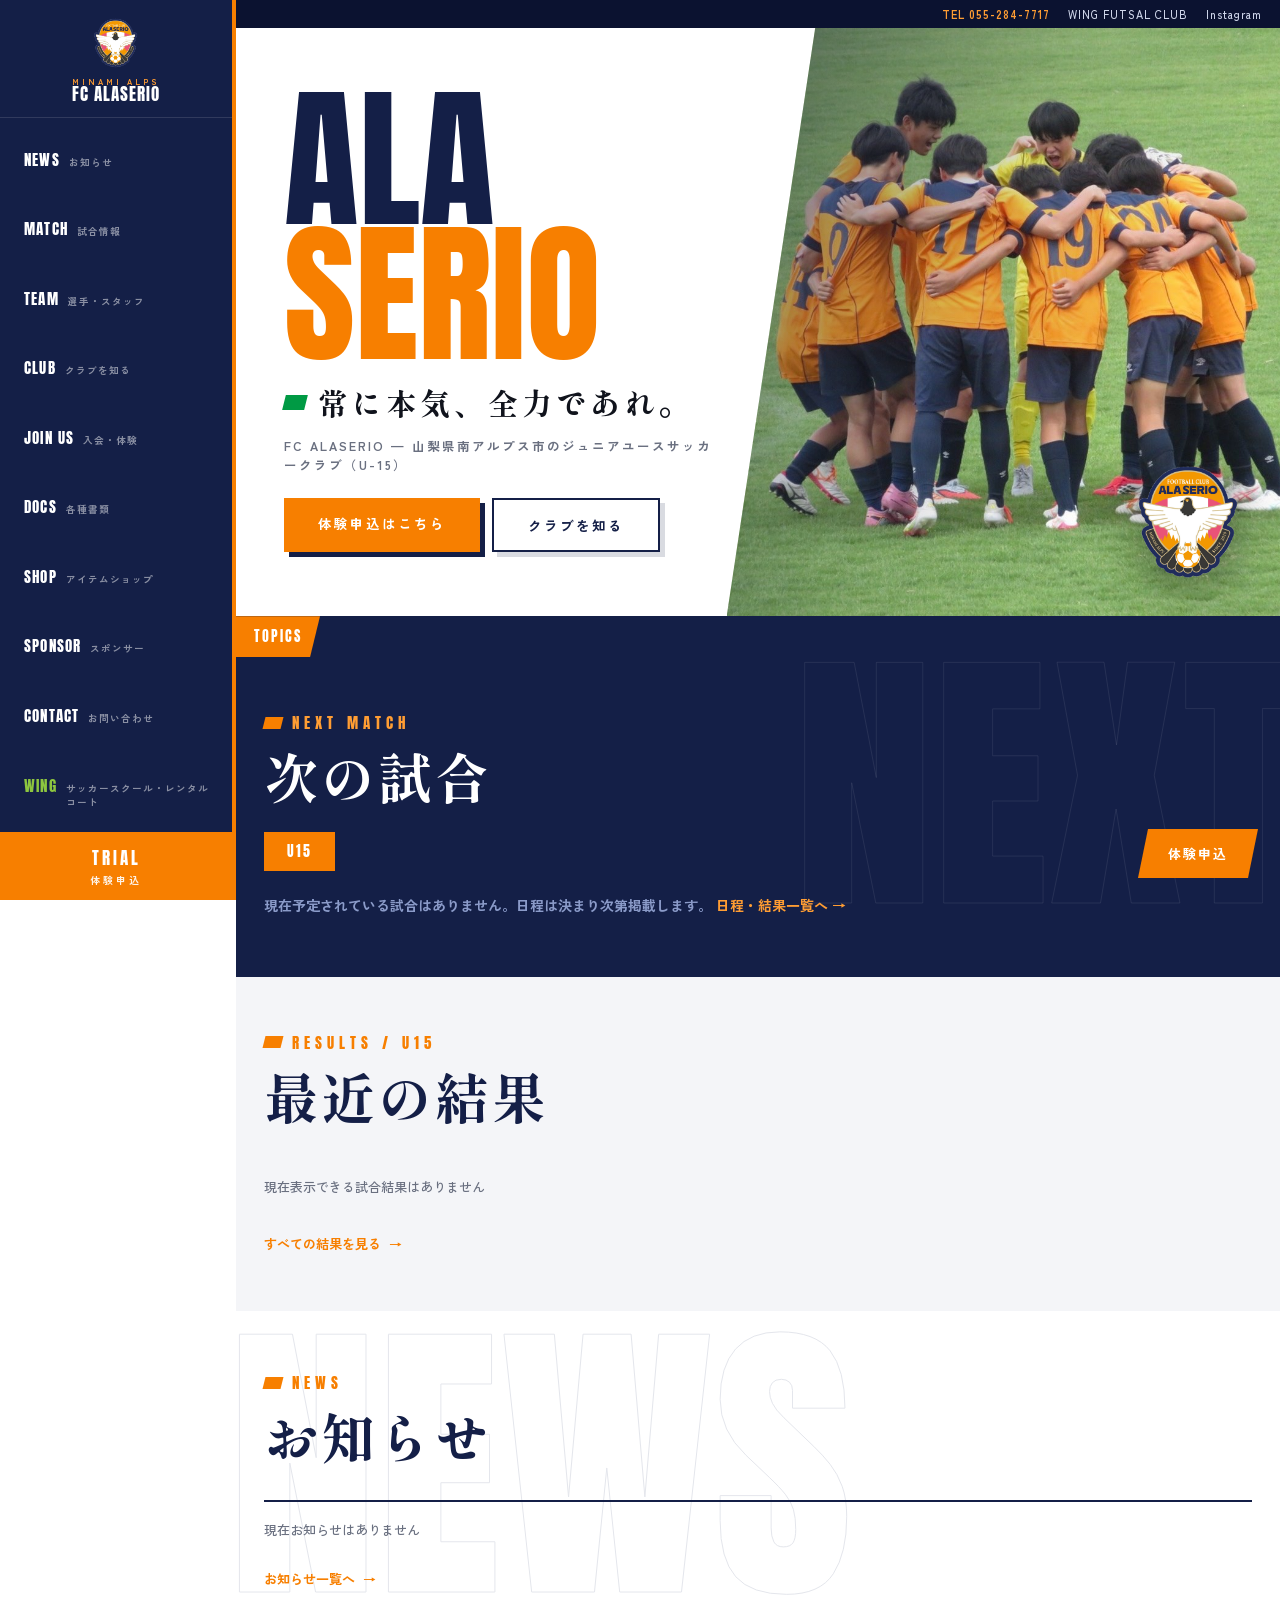
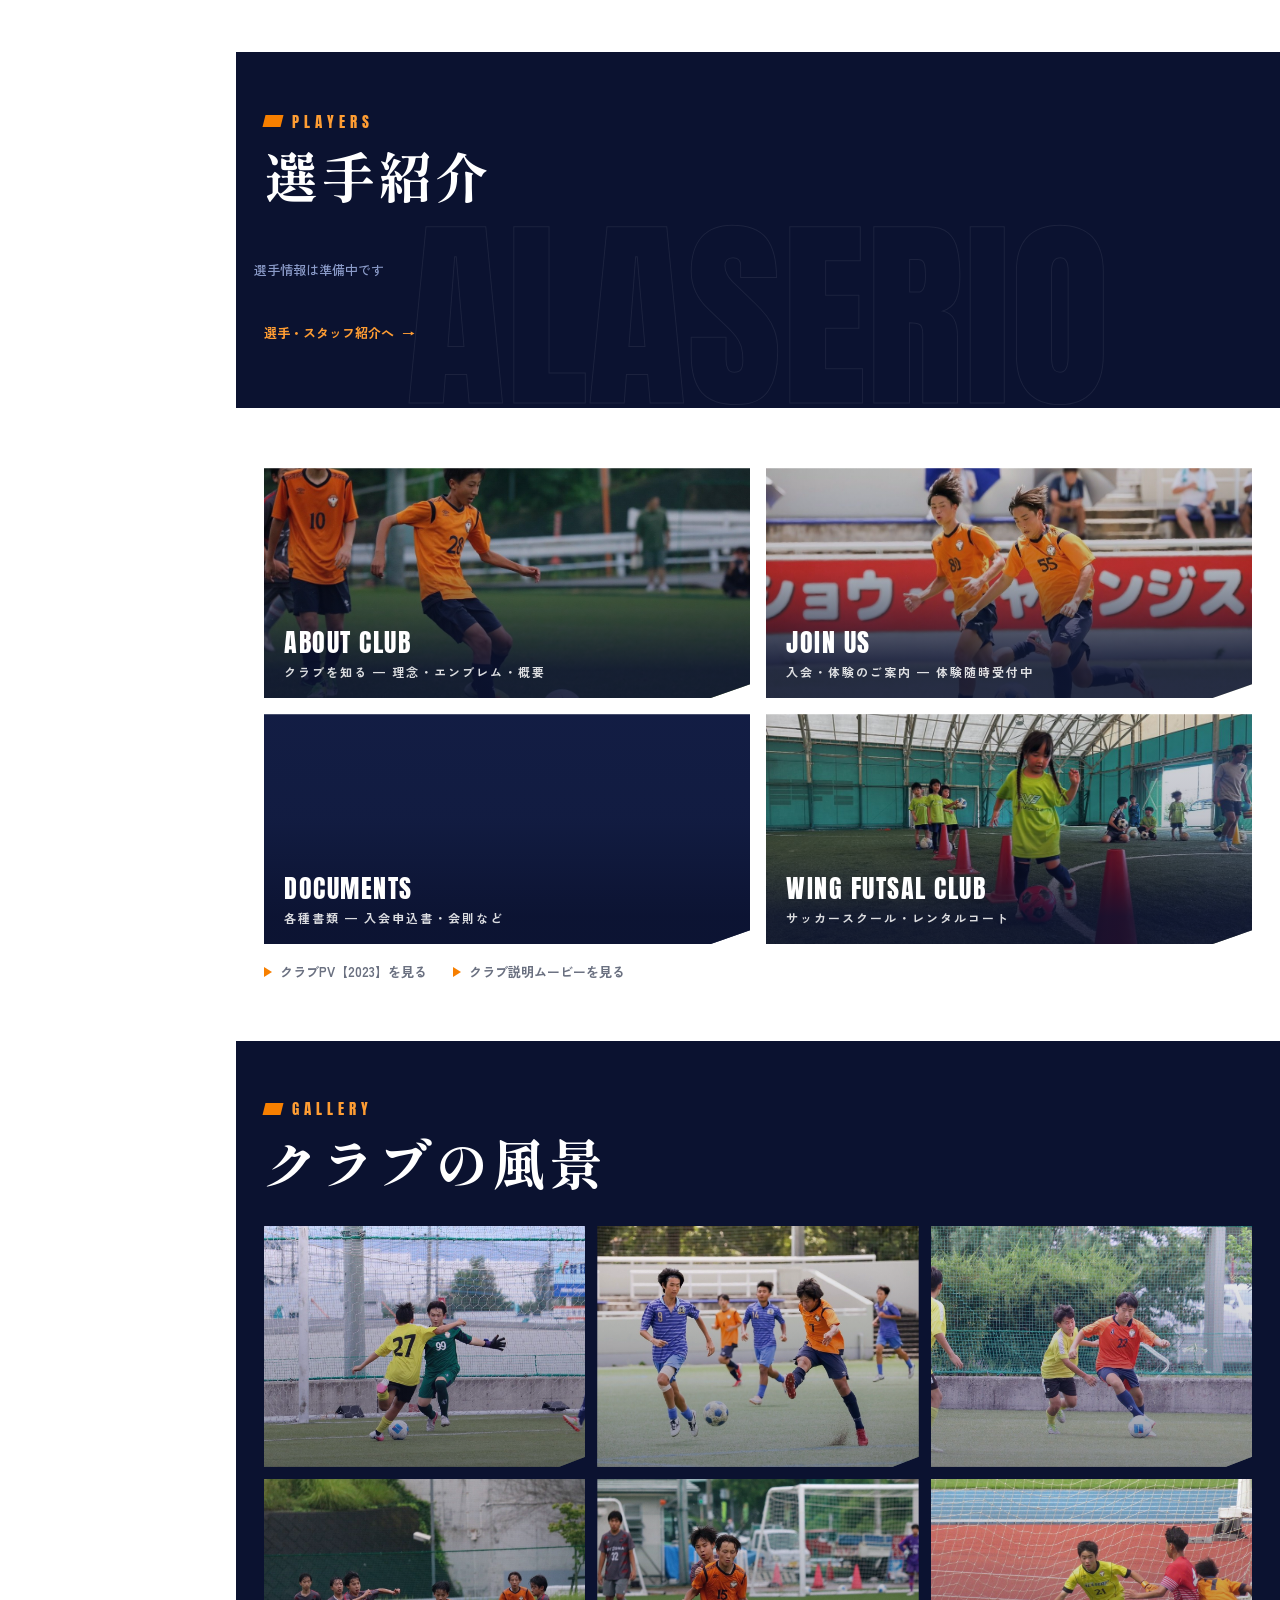
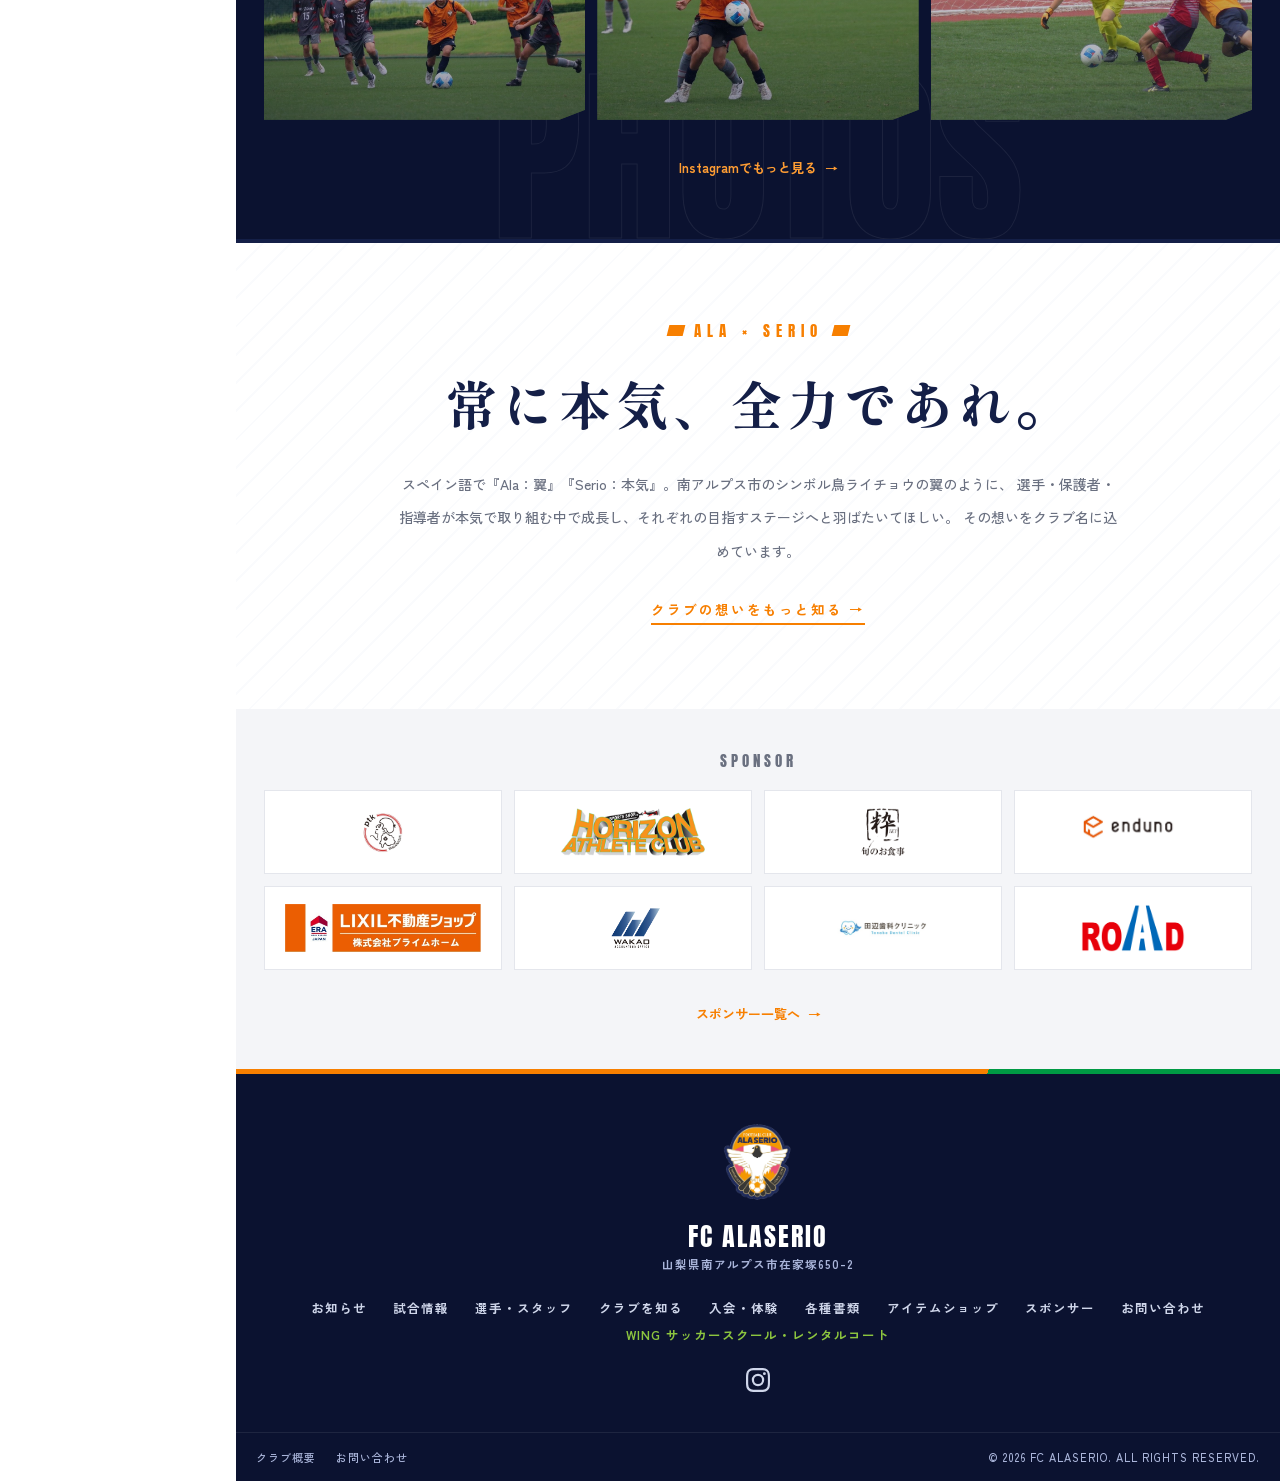
<file: index.html>
<!DOCTYPE html>
<html lang="ja">
<head>
  <meta charset="UTF-8">
  <meta name="viewport" content="width=device-width, initial-scale=1.0, viewport-fit=cover">
  <title>FC ALASERIO | 南アルプス市のジュニアユースサッカークラブ</title>
  <meta name="theme-color" content="#141f47">
  <link rel="icon" href="assets/logo.png">
  <meta name="description" content="FC ALASERIO（アラセリオ）公式サイト。山梨県南アルプス市を拠点に、中学生年代（U-15）が本気でサッカーに取り組める環境を。体験練習随時受付中。">
  <meta property="og:title" content="FC ALASERIO">
  <meta property="og:description" content="常に本気、全力であれ。— 山梨県南アルプス市のジュニアユースサッカークラブ">
  <meta property="og:type" content="website">
  <meta property="og:image" content="https://alaserio.no-football.jp/assets/logo.png">
  <link rel="preconnect" href="https://fonts.googleapis.com">
  <link rel="preconnect" href="https://fonts.gstatic.com" crossorigin>
  <link href="https://fonts.googleapis.com/css2?family=Anton&family=Shippori+Mincho+B1:wght@700;800&family=Zen+Kaku+Gothic+New:wght@500;700;900&display=swap" rel="stylesheet">
  <link rel="stylesheet" href="css/alaserio.css?v=20261113">
</head>
<body>

  <!-- ユーティリティバー -->
  <div class="ut">
    <div class="ut-inner">
      <a href="tel:0552847717" class="ut-tel">TEL 055-284-7717</a>
      <a href="https://tabatatsu109-netizen.github.io/wing/" target="_blank" rel="noopener">WING FUTSAL CLUB</a>
      <a href="https://www.instagram.com/alaserio_2019/" target="_blank" rel="noopener">Instagram</a>
    </div>
  </div>

  <!-- ヘッダー -->
  <header class="gh">
    <div class="gh-inner">
      <a href="index.html" class="gh-logo">
        <img id="club-logo" src="assets/logo.png" alt="FC ALASERIO エンブレム">
        <span class="gh-logo-fallback" id="logo-abbr">A</span>
        <span class="gh-logo-text">
          <span class="gh-logo-sub">MINAMI ALPS</span>
          <span class="gh-logo-name">FC ALASERIO</span>
        </span>
      </a>
      <nav class="gh-nav">
        <a href="news.html"><span class="n-en">News</span><span class="n-ja">お知らせ</span></a>
        <a href="matches.html"><span class="n-en">Match</span><span class="n-ja">試合情報</span></a>
        <a href="team.html"><span class="n-en">Team</span><span class="n-ja">選手・スタッフ</span></a>
        <a href="club.html"><span class="n-en">Club</span><span class="n-ja">クラブを知る</span></a>
        <a href="join.html"><span class="n-en">Join us</span><span class="n-ja">入会・体験</span></a>
        <a href="documents.html"><span class="n-en">Docs</span><span class="n-ja">各種書類</span></a>
        <a href="shop/"><span class="n-en">Shop</span><span class="n-ja">アイテムショップ</span></a>
        <a href="sponsors.html"><span class="n-en">Sponsor</span><span class="n-ja">スポンサー</span></a>
        <a href="contact.html"><span class="n-en">Contact</span><span class="n-ja">お問い合わせ</span></a>
        <a href="https://tabatatsu109-netizen.github.io/wing/" target="_blank" rel="noopener" class="nav-wing"><span class="n-en">Wing</span><span class="n-ja">サッカースクール・レンタルコート</span></a>
      </nav>
      <div class="gh-actions">
        <a href="join.html#apply" class="gh-cta">Trial<small>体験申込</small></a>
        <button class="gh-burger" id="hamburger-btn" aria-label="メニューを開く"><span></span><span></span><span></span></button>
      </div>
    </div>
  </header>

  <!-- モバイルメニュー -->
  <nav class="m-nav" id="mobile-nav">
    <button class="m-nav-close" id="mobile-nav-close" aria-label="メニューを閉じる">✕</button>
    <a class="m-link" href="news.html"><span class="n-en">News</span><span class="n-ja">お知らせ</span></a>
    <a class="m-link" href="matches.html"><span class="n-en">Match</span><span class="n-ja">試合情報</span></a>
    <a class="m-link" href="team.html"><span class="n-en">Team</span><span class="n-ja">選手・スタッフ</span></a>
    <a class="m-link" href="club.html"><span class="n-en">Club</span><span class="n-ja">クラブを知る</span></a>
    <a class="m-link" href="join.html"><span class="n-en">Join us</span><span class="n-ja">入会・体験</span></a>
    <a class="m-link" href="documents.html"><span class="n-en">Docs</span><span class="n-ja">各種書類</span></a>
    <a class="m-link" href="shop/"><span class="n-en">Shop</span><span class="n-ja">アイテムショップ</span></a>
    <a class="m-link" href="sponsors.html"><span class="n-en">Sponsor</span><span class="n-ja">スポンサー</span></a>
    <a class="m-link" href="contact.html"><span class="n-en">Contact</span><span class="n-ja">お問い合わせ</span></a>
    <a class="m-link nav-wing" href="https://tabatatsu109-netizen.github.io/wing/" target="_blank" rel="noopener"><span class="n-en">Wing</span><span class="n-ja">サッカースクール・レンタルコート</span></a>
    <div class="m-nav-ctas">
      <a href="join.html#apply" class="m-cta-trial">体験申込はこちら</a>
    </div>
  </nav>

  <!-- ヒーロー: 斜め分割 -->
  <section class="hx">
    <div class="hx-grid">
      <div class="hx-photo" style="background-image:url('assets/photo-hero.jpg')">
        <img class="hx-emblem" src="assets/logo.png" alt="">
      </div>
      <div class="hx-body">
        <h1 class="hx-title">Ala<span class="hx-serio">Serio</span></h1>
        <p class="hx-catch" id="hero-subcopy">常に本気、全力であれ。</p>
        <p class="hx-sub">FC ALASERIO — 山梨県南アルプス市のジュニアユースサッカークラブ（U-15）</p>
        <div class="hx-ctas">
          <a href="join.html#apply" class="btn btn-orange">体験申込はこちら</a>
          <a href="club.html" class="btn btn-ghost">クラブを知る</a>
        </div>
      </div>
    </div>
  </section>

  <!-- ニュースティッカー -->
  <div class="tick" aria-hidden="true">
    <div class="tick-inner">
      <span class="tick-label">Topics</span>
      <div class="tick-track"><div class="tick-move" id="ticker-inner"><span>FC ALASERIO 公式サイト</span></div></div>
    </div>
  </div>

  <!-- マッチデー・バナー (JSが自動制御) -->
  <div id="matchday-banner"></div>

  <!-- NEXT MATCH -->
  <section class="nx">
    <div class="container">
      <div class="sh sh--invert">
        <div class="sh-kicker"><span>Next Match</span></div>
        <div class="sh-title">次の試合</div>
      </div>
      <div class="tab-btns" id="tab-buttons"></div>
      <div class="match-next-panel">
        <div id="match-next-inner">
          <div class="nm-left">
            <div class="nm-badge-row"><div class="nm-badge">NEXT MATCH</div></div>
            <div class="nm-comp">読み込み中...</div>
          </div>
          <div class="nm-center" style="color:#8b9bc9;font-size:13px;">データを取得中</div>
        </div>
        <div class="nm-actions">
          <a href="matches.html" class="nm-btn nm-btn-dark">試合日程・結果を見る</a>
        </div>
      </div>
      <p id="nx-empty" style="display:none;color:#8b9bc9;font-weight:700;font-size:14px;padding:6px 0 2px;">
        現在予定されている試合はありません。日程は決まり次第掲載します。
        <a href="matches.html" style="color:#ff9d33;">日程・結果一覧へ →</a>
      </p>
    </div>
  </section>

  <!-- 最近の結果 -->
  <section class="rs">
    <div class="container">
      <div class="sh">
        <div class="sh-kicker"><span>Results / <span id="active-cat"></span></span></div>
        <div class="sh-title">最近の結果</div>
      </div>
      <div id="results-list"><p class="no-data">読み込み中...</p></div>
      <a href="matches.html" class="sh-more">すべての結果を見る</a>
      <span id="active-cat2" style="display:none;"></span><span id="active-comp" style="display:none;"></span>
    </div>
  </section>

  <!-- NEWS -->
  <section class="nw">
    <div class="container">
      <div class="sh">
        <div class="sh-kicker"><span>News</span></div>
        <div class="sh-title">お知らせ</div>
      </div>
      <div id="news-list"><p class="no-data">読み込み中...</p></div>
      <a href="news.html" class="sh-more">お知らせ一覧へ</a>
    </div>
  </section>

  <!-- PLAYERS スライダー -->
  <section class="pl">
    <div class="container">
      <div class="sh sh--invert">
        <div class="sh-kicker"><span>Players</span></div>
        <div class="sh-title">選手紹介</div>
      </div>
    </div>
    <div class="pl-track" id="pl-track"><p class="no-data" style="color:#8b9bc9;padding-left:4px;">読み込み中...</p></div>
    <div class="container"><a href="team.html" class="sh-more">選手・スタッフ紹介へ</a></div>
  </section>

  <!-- カテゴリタイル -->
  <section class="tl">
    <div class="container">
      <div class="tl-grid">
        <a href="club.html" class="tl-card" style="background-image:url('assets/photo-club.jpg')">
          <div class="tl-body"><span class="tl-en">About Club</span><span class="tl-ja">クラブを知る — 理念・エンブレム・概要</span></div>
        </a>
        <a href="join.html" class="tl-card" style="background-image:url('assets/photo-join.jpg')">
          <div class="tl-body"><span class="tl-en">Join us</span><span class="tl-ja">入会・体験のご案内 — 体験随時受付中</span></div>
        </a>
        <a href="documents.html" class="tl-card tl-card--solid">
          <div class="tl-body"><span class="tl-en">Documents</span><span class="tl-ja">各種書類 — 入会申込書・会則など</span></div>
        </a>
        <a href="https://tabatatsu109-netizen.github.io/wing/" target="_blank" rel="noopener" class="tl-card" style="background-image:url('assets/photo-school.jpg')">
          <div class="tl-body"><span class="tl-en">Wing Futsal Club</span><span class="tl-ja">サッカースクール・レンタルコート</span></div>
        </a>
      </div>
      <div class="mv-links">
        <a href="https://youtu.be/8yuOjAcN1t8" target="_blank" rel="noopener">クラブPV【2023】を見る</a>
        <a href="https://youtu.be/MAWyS7VC1t8" target="_blank" rel="noopener">クラブ説明ムービーを見る</a>
      </div>
    </div>
  </section>

  <!-- ギャラリー -->
  <section class="gl">
    <div class="container">
      <div class="sh sh--invert">
        <div class="sh-kicker"><span>Gallery</span></div>
        <div class="sh-title">クラブの風景</div>
      </div>
      <div class="gl-grid">
        <figure class="gl-item"><img src="assets/photo-match05.jpg" alt="ゴール前の競り合い" loading="lazy"></figure>
        <figure class="gl-item"><img src="assets/photo-match03.jpg" alt="相手を背負ってボールを運ぶ選手" loading="lazy"></figure>
        <figure class="gl-item"><img src="assets/photo-match06.jpg" alt="ドリブルで仕掛ける選手" loading="lazy"></figure>
        <figure class="gl-item"><img src="assets/photo-match04.jpg" alt="中盤での攻防" loading="lazy"></figure>
        <figure class="gl-item"><img src="assets/photo-match01.jpg" alt="空中戦を制する選手" loading="lazy"></figure>
        <figure class="gl-item"><img src="assets/photo-match02.jpg" alt="ゴール前に持ち込む選手" loading="lazy"></figure>
      </div>
      <div class="gl-more">
        <a href="https://www.instagram.com/alaserio_2019/" target="_blank" rel="noopener" class="sh-more" style="justify-content:center;">Instagramでもっと見る</a>
      </div>
    </div>
  </section>

  <!-- ステートメント -->
  <section class="st">
    <div class="st-inner">
      <p class="st-en">Ala × Serio</p>
      <p class="st-ja">常に本気、全力であれ。</p>
      <p class="st-desc">
        スペイン語で『Ala：翼』『Serio：本気』。南アルプス市のシンボル鳥ライチョウの翼のように、
        選手・保護者・指導者が本気で取り組む中で成長し、それぞれの目指すステージへと羽ばたいてほしい。
        その想いをクラブ名に込めています。
      </p>
      <a href="club.html" class="st-link">クラブの想いをもっと知る →</a>
    </div>
  </section>

  <!-- スポンサー -->
  <section class="sp">
    <div class="container">
      <div class="sp-label">Sponsor</div>
      <div class="sp-items sp-items--logos">
        <div class="sp-item"><img src="assets/sponsors/sp-ptk.jpg" alt="ptk YAMANASHI"></div>
        <a href="https://www.facebook.com/horizonac0903/" target="_blank" rel="noopener" class="sp-item"><img src="assets/sponsors/sp-horizon.png" alt="HORIZON ATHLETE CLUB"></a>
        <a href="https://iki-isshin.amebaownd.com" target="_blank" rel="noopener" class="sp-item"><img src="assets/sponsors/sp-iki.png" alt="旬のお食事 粋"></a>
        <a href="https://www.ie-endo.co.jp/" target="_blank" rel="noopener" class="sp-item"><img src="assets/sponsors/sp-enduno.jpg" alt="enduno（有限会社エンドウ工務店）"></a>
        <a href="https://www.prime-h.co.jp/" target="_blank" rel="noopener" class="sp-item"><img src="assets/sponsors/sp-primehome.jpg" alt="LIXIL不動産ショップ 株式会社プライムホーム"></a>
        <a href="https://www.wakaokaikei.jp/" target="_blank" rel="noopener" class="sp-item"><img src="assets/sponsors/sp-wakao.png" alt="若尾会計事務所"></a>
        <a href="https://www.tanabe-shika.net" target="_blank" rel="noopener" class="sp-item"><img src="assets/sponsors/sp-tanabe.png" alt="田辺歯科クリニック"></a>
        <a href="https://www.ro-ad.jp" target="_blank" rel="noopener" class="sp-item"><img src="assets/sponsors/sp-road.png" alt="株式会社ロード"></a>
      </div>
      <div style="margin-top:22px;"><a href="sponsors.html" class="sh-more" style="justify-content:center;">スポンサー一覧へ</a></div>
    </div>
  </section>

  <!-- フッター -->
  <footer class="gf">
    <div class="gf-top">
      <div class="gf-top-inner">
        <div class="gf-brand">
          <img src="assets/logo.png" alt="FC ALASERIO">
          <div>
            <div class="gf-brand-name" id="footer-club-name">FC ALASERIO</div>
            <div class="gf-brand-sub" id="footer-address">山梨県南アルプス市在家塚650-2</div>
          </div>
        </div>
        <nav class="gf-nav">
          <a href="news.html">お知らせ</a>
          <a href="matches.html">試合情報</a>
          <a href="team.html">選手・スタッフ</a>
          <a href="club.html">クラブを知る</a>
          <a href="join.html">入会・体験</a>
          <a href="documents.html">各種書類</a>
          <a href="shop/">アイテムショップ</a>
          <a href="sponsors.html">スポンサー</a>
          <a href="contact.html">お問い合わせ</a>
          <a href="https://tabatatsu109-netizen.github.io/wing/" target="_blank" rel="noopener" class="nav-wing">WING サッカースクール・レンタルコート</a>
        </nav>
        <div class="gf-sns">
          <a href="https://www.instagram.com/alaserio_2019/" target="_blank" rel="noopener" aria-label="Instagram"><svg viewBox="0 0 24 24"><path d="M12 2.2c3.2 0 3.6 0 4.9.1 3.3.1 4.8 1.7 4.9 4.9.1 1.3.1 1.6.1 4.8s0 3.6-.1 4.8c-.1 3.2-1.7 4.8-4.9 4.9-1.3.1-1.6.1-4.9.1-3.2 0-3.6 0-4.8-.1-3.3-.1-4.8-1.7-4.9-4.9-.1-1.3-.1-1.6-.1-4.8s0-3.6.1-4.8C2.4 4 4 2.4 7.2 2.3c1.2-.1 1.6-.1 4.8-.1zM12 0C8.7 0 8.3 0 7.1.1 2.7.3.3 2.7.1 7.1 0 8.3 0 8.7 0 12s0 3.7.1 4.9c.2 4.4 2.6 6.8 7 7 1.2.1 1.6.1 4.9.1s3.7 0 4.9-.1c4.4-.2 6.8-2.6 7-7 .1-1.2.1-1.6.1-4.9s0-3.7-.1-4.9c-.2-4.4-2.6-6.8-7-7C15.7 0 15.3 0 12 0zm0 5.8a6.2 6.2 0 1 0 0 12.4 6.2 6.2 0 0 0 0-12.4zM12 16a4 4 0 1 1 0-8 4 4 0 0 1 0 8zm6.4-11.8a1.4 1.4 0 1 0 0 2.9 1.4 1.4 0 0 0 0-2.9z"/></svg></a>
        </div>
      </div>
    </div>
    <div class="gf-bottom">
      <div class="gf-bottom-inner">
        <div class="gf-legal">
          <a href="club.html">クラブ概要</a>
          <a href="contact.html">お問い合わせ</a>
        </div>
        <span>© <span id="footer-year"></span> <span id="footer-club-name-copy">FC ALASERIO</span>. ALL RIGHTS RESERVED.</span>
      </div>
    </div>
  </footer>

  <!-- フローティングCTA -->
  <div class="float-btns">
    <a href="join.html#apply" class="fb-trial">体験申込</a>
  </div>

  <!-- ニュース / 試合結果 詳細モーダル -->
  <div class="nd-overlay" id="news-detail-overlay">
    <div class="nd-box">
      <button class="nd-close" id="news-detail-close" aria-label="閉じる">✕</button>
      <div class="nd-meta">
        <span class="nd-tag" id="news-detail-tag"></span>
        <span class="nd-date" id="news-detail-date"></span>
      </div>
      <h3 class="nd-title" id="news-detail-title"></h3>
      <img class="nd-image" id="news-detail-image" alt="">
      <p class="nd-body" id="news-detail-body"></p>
    </div>
  </div>

  <script src="js/config-loader.js?v=20261022a"></script>
  <script src="js/match-planner-connector.js?v=20261108"></script>
  <script src="js/mobile-experience.js?v=20261108"></script>
  <script>
    document.getElementById('footer-year').textContent = new Date().getFullYear();

    // モバイルメニュー
    var mobileNav = document.getElementById('mobile-nav');
    document.getElementById('hamburger-btn').addEventListener('click', function(){ mobileNav.classList.add('open'); });
    document.getElementById('mobile-nav-close').addEventListener('click', function(){ mobileNav.classList.remove('open'); });
    mobileNav.querySelectorAll('a').forEach(function(a){ a.addEventListener('click', function(){ mobileNav.classList.remove('open'); }); });

    // ConfigLoader (共通反映)
    ConfigLoader.apply({
      pageTitle: '公式サイト',
      mappings: [{ path: 'hero.catchphraseJa', selector: '#hero-subcopy' }]
    });

    // 次の試合が無いときは案内文を表示（コネクタがパネルを隠すのを検知）
    document.addEventListener('grande:data', function(){
      setTimeout(function(){
        var panel = document.querySelector('.match-next-panel');
        var empty = document.getElementById('nx-empty');
        if(panel && empty) empty.style.display = (panel.style.display === 'none') ? 'block' : 'none';
      }, 150);
    });

    // ── 選手スライダー (Match Planner 連携) ──
    (function(){
      function esc(s){ return String(s==null?'':s).replace(/&/g,'&amp;').replace(/</g,'&lt;').replace(/>/g,'&gt;').replace(/"/g,'&quot;'); }
      var posColor = { GK: '#b8870b', DF: '#2a6fd6', MF: '#009a44', FW: '#d24b52' };
      ConfigLoader.load().then(function(c){
        return ConfigLoader.fetchClubNodes(c, ['players']);
      }).then(function(data){
        var track = document.getElementById('pl-track');
        var players = ((data && data.players) || [])
          .filter(function(p){ return p && p.name && String(p.category||'').toLowerCase() !== 'staff'; })
          .sort(function(a,b){ return (parseInt(a.number)||999) - (parseInt(b.number)||999); })
          .slice(0, 16);
        if(players.length === 0){ track.innerHTML = '<p class="no-data" style="color:#8b9bc9;">選手情報は準備中です</p>'; return; }
        track.innerHTML = players.map(function(p){
          var pos = p.position || p.mainGroup || '';
          var pc = posColor[pos] || '#55628f';
          return '<a href="team.html" class="pl-card">' +
            '<span class="pl-card-num">' + esc(p.number || '') + '</span>' +
            (pos ? '<span class="pl-card-pos" style="background:' + pc + ';">' + esc(pos) + '</span>' : '') +
            '<span class="pl-card-name" style="display:block;">' + esc(p.name) + '</span>' +
            '<span class="pl-card-meta" style="display:block;">' + esc(p.nameRoman || p.nameEn || p.grade || '') + '</span>' +
            '</a>';
        }).join('');
      }).catch(function(e){ console.error('[players]', e); });
    })();
  </script>
</body>
</html>
</file>
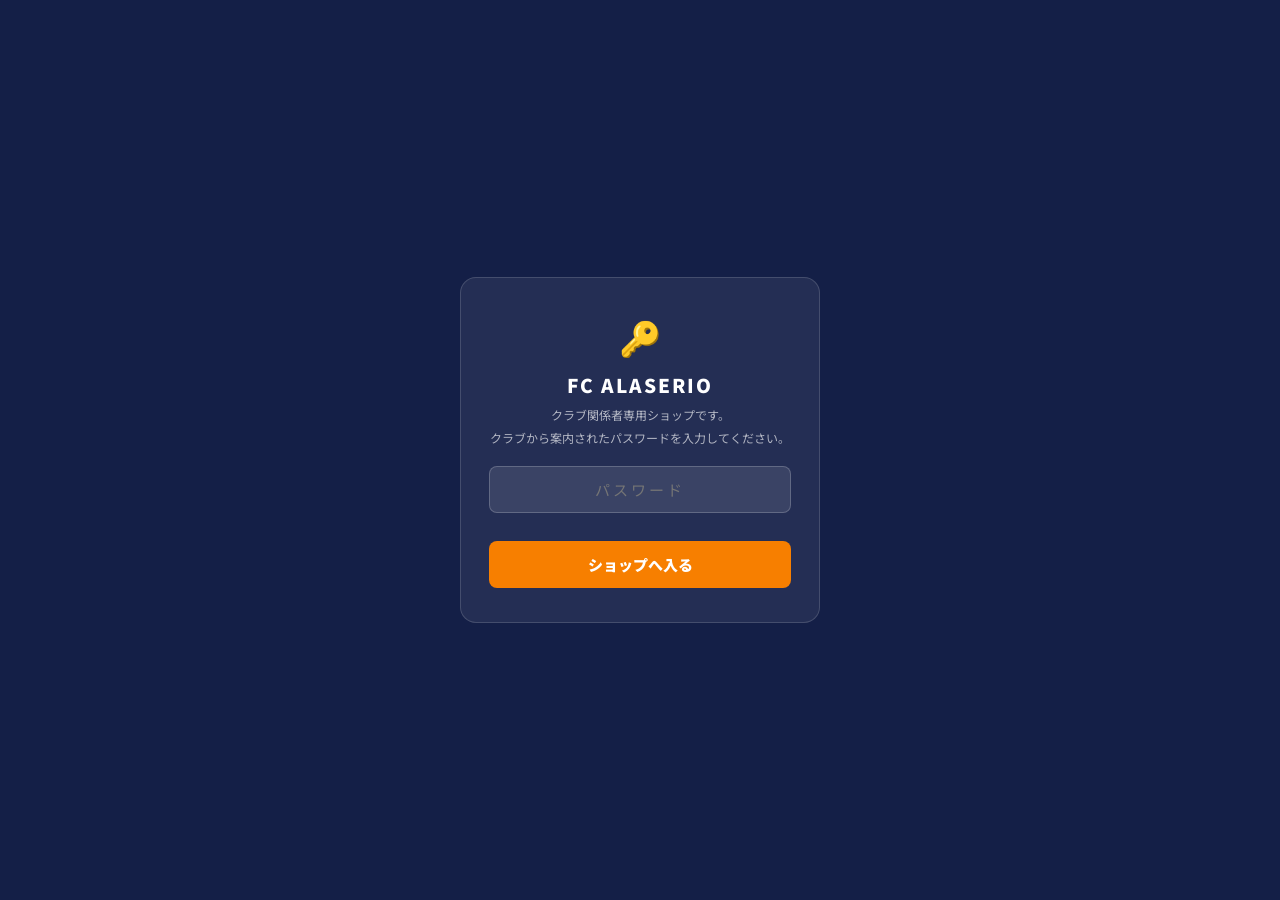
<file: shop/index.html>
<!DOCTYPE html>
<html lang="ja">
<head>
<meta charset="UTF-8">
<meta name="viewport" content="width=device-width, initial-scale=1.0">
<title>FC ALASERIO OFFICIAL SHOP</title>
<meta name="description" content="FC ALASERIO 公式アイテムショップ。ユニフォーム・ウェア・グッズの注文はこちらから。">
<meta property="og:title" content="FC ALASERIO OFFICIAL SHOP">
<meta property="og:description" content="FC ALASERIO 公式アイテムショップ。">
<meta property="og:type" content="website">
<style>
@import url('https://fonts.googleapis.com/css2?family=Barlow+Condensed:wght@700;900&family=Noto+Sans+JP:wght@400;500;700;900&display=swap');
*{box-sizing:border-box;margin:0;padding:0}
html,body{font-family:'Noto Sans JP',sans-serif;background:#f2f5f2;color:#111}
button{font-family:inherit;cursor:pointer;border:none;background:none;color:inherit;font-size:inherit;outline:none}
input,select,textarea{font-family:inherit}
.pgrid{display:grid;grid-template-columns:repeat(auto-fill,minmax(min(100%,260px),1fr));gap:16px}
.flt-wrap{display:flex;gap:8px;overflow-x:auto;padding-bottom:4px;scrollbar-width:none}
.flt-wrap::-webkit-scrollbar{display:none}
.size-wrap{display:flex;gap:5px;flex-wrap:wrap}
.cart-group{padding:12px 0;border-bottom:1px solid #f0f0f0}
.olist{display:flex;flex-direction:column;gap:8px}
.dc-grid{display:grid;grid-template-columns:repeat(auto-fill,minmax(140px,1fr));gap:10px;margin-bottom:20px}
.st-szs{display:flex;gap:6px;flex-wrap:wrap}
.sf-wrap{display:flex;gap:6px;overflow-x:auto;margin-bottom:12px;scrollbar-width:none}
.sc-btns{display:flex;gap:5px;flex-wrap:wrap;margin-top:8px}
@media(max-width:600px){.frow{grid-template-columns:1fr!important}}
@media print{
  body>*{display:none!important}
  #inv{display:block!important;padding:32px;font-family:'Noto Sans JP',sans-serif}
  #inv table{width:100%;border-collapse:collapse}
  #inv th{background:#1a6b2f;color:#fff;padding:8px;text-align:left;font-size:13px}
  #inv td{padding:7px 8px;font-size:13px;border-bottom:1px solid #eee}
  #inv .meta td{border:1px solid #ddd;padding:5px 8px}
  #inv .meta td:first-child{background:#f0faf0;font-weight:700;width:110px}
}
</style>
</head>
<body>
<div id="app"></div>
<div id="inv" style="display:none"></div>

<script src="shop-config.js"></script>
<script>
(function(){
"use strict";

/* ───────── DATA（クラブ固有情報は shop-config.js で設定） ───────── */
var PRODS = SHOP_CONFIG.products;
var CATS = SHOP_CONFIG.productCats;
var TEAMS = SHOP_CONFIG.teams;
var PAYS = SHOP_CONFIG.payMethods;
var STS = ["未確認","確認済み","発注済み","入荷済み","受け渡し完了"];
var ST_COLORS = ["#F59E0B","#3B82F6","#8B5CF6","#10B981","#9CA3AF"];

/* 管理者キー（旧方式）— ソースに書かず端末に保存する */
var SECRET_KEY = "shop_secret_" + SHOP_CONFIG.clubId;
function getSecret(){ return localStorage.getItem(SECRET_KEY) || ""; }
function setSecret(v){ localStorage.setItem(SECRET_KEY, v); }

/* クラブアカウントログイン（Firebase Authentication）。旧方式の管理者キーも後方互換で使える */
var AUTH_KEY = "shop_auth_" + SHOP_CONFIG.clubId;
function getAuthState(){ try { return JSON.parse(localStorage.getItem(AUTH_KEY) || "null"); } catch(e){ return null; } }
var _idToken = "", _tokenExp = 0;
function shopLogin(email, password){
  var key = SHOP_CONFIG.firebaseApiKey || "";
  if(!key) return Promise.reject(new Error("shop-config.js に firebaseApiKey が未設定です"));
  return fetch("https://identitytoolkit.googleapis.com/v1/accounts:signInWithPassword?key=" + key, {
    method: "POST", headers: {"Content-Type":"application/json"},
    body: JSON.stringify({ email: email, password: password, returnSecureToken: true })
  }).then(function(res){ return res.json().then(function(d){ return {ok: res.ok, d: d}; }); })
  .then(function(r){
    if(!r.ok) throw new Error("メールアドレスまたはパスワードが違います");
    localStorage.setItem(AUTH_KEY, JSON.stringify({ email: email, refreshToken: r.d.refreshToken }));
    _idToken = r.d.idToken; _tokenExp = Date.now() + (parseInt(r.d.expiresIn,10)-300)*1000;
    return r.d;
  });
}
function refreshAuthToken(){
  var st = getAuthState();
  var key = SHOP_CONFIG.firebaseApiKey || "";
  if(!st || !st.refreshToken || !key) return Promise.resolve("");
  return fetch("https://securetoken.googleapis.com/v1/token?key=" + key, {
    method:"POST", headers:{"Content-Type":"application/x-www-form-urlencoded"},
    body: "grant_type=refresh_token&refresh_token=" + encodeURIComponent(st.refreshToken)
  }).then(function(res){ return res.json().then(function(d){ return {ok:res.ok, d:d}; }); })
  .then(function(r){
    if(!r.ok){ if(r.d && r.d.error) localStorage.removeItem(AUTH_KEY); return ""; }
    localStorage.setItem(AUTH_KEY, JSON.stringify({ email: st.email, refreshToken: r.d.refresh_token || st.refreshToken }));
    _idToken = r.d.id_token; _tokenExp = Date.now() + (parseInt(r.d.expires_in,10)-300)*1000;
    return _idToken;
  }).catch(function(){ return ""; });
}
/* 管理系リクエストの auth: ログイン中はIDトークン、未ログインなら旧キー */
function authParam(){
  if(getAuthState()){
    if(_idToken && Date.now() < _tokenExp) return Promise.resolve(_idToken);
    return refreshAuthToken().then(function(t){ return t || getSecret(); });
  }
  return Promise.resolve(getSecret());
}

function fmt(n){ return "¥" + n.toLocaleString(); }
function fmtD(d){ return new Date(d).toLocaleDateString("ja-JP",{year:"numeric",month:"2-digit",day:"2-digit"}); }
function genId(){ return "ORD-" + Date.now().toString(36).toUpperCase(); }

var G = {
  g1: SHOP_CONFIG.colors.primary,
  g2: SHOP_CONFIG.colors.primaryDark,
  g3: SHOP_CONFIG.colors.deep,
  gold: SHOP_CONFIG.colors.accent,
  lt: SHOP_CONFIG.colors.bg
};

/* ───────── FIREBASE（注文データ保存先: /shops/{clubId}/orders） ───────── */
var FB_ORDERS_URL = SHOP_CONFIG.firebaseUrl + "/shops/" + SHOP_CONFIG.clubId + "/orders";
// 商品写真のURL置き場（/clubs/ 配下＝公開読み取り可の領域）
var FB_IMAGES_URL = SHOP_CONFIG.firebaseUrl + "/clubs/" + SHOP_CONFIG.clubId + "/shopImages";
// 管理用設定（imgbbキー等。公開読み取り不可の領域）
var FB_ADMIN_URL = SHOP_CONFIG.firebaseUrl + "/shops/" + SHOP_CONFIG.clubId + "/admin";

// 管理画面でアップロードされた商品写真を読み込んで反映する
function loadProductImages() {
  fetch(FB_IMAGES_URL + ".json").then(function (res) {
    if (!res.ok) throw new Error("HTTP " + res.status);
    return res.json();
  }).then(function (map) {
    if (!map) return;
    var changed = false;
    PRODS.forEach(function (p) {
      if (map[p.id]) { p.img = map[p.id]; changed = true; }
    });
    if (changed) render();
  }).catch(function () { /* 未設定時はアイコン表示のまま */ });
}

// 保護者の注文送信：新規作成のみ（キー不要・Firebaseルールで作成のみ許可）
function pushOrderToCloud(order){
  return fetch(FB_ORDERS_URL + ".json", {
    method: "POST",
    headers: { "Content-Type": "application/json" },
    body: JSON.stringify(order)
  }).then(function(res){
    if(!res.ok) throw new Error("HTTP " + res.status);
    return res.json();
  });
}

// 注文一覧の取得：管理者のみ（ログインまたは管理者キー必須）
function fetchOrdersFromCloud(){
  return authParam().then(function(a){
    return fetch(FB_ORDERS_URL + ".json?auth=" + encodeURIComponent(a));
  }).then(function(res){
    if(!res.ok) throw new Error("HTTP " + res.status);
    return res.json();
  }).then(function(data){
    if(!data) return [];
    var list = Object.keys(data).map(function(k){
      return Object.assign({fbKey: k}, data[k]);
    });
    list.sort(function(a,b){ return a.date < b.date ? 1 : -1; });
    return list;
  });
}

// ステータス更新：管理者のみ
function updateOrderStatusCloud(fbKey, status){
  return authParam().then(function(a){
    return fetch(FB_ORDERS_URL + "/" + fbKey + "/status.json?auth=" + encodeURIComponent(a), {
      method: "PUT",
      headers: { "Content-Type": "application/json" },
      body: JSON.stringify(status)
    });
  }).then(function(res){
    if(!res.ok) throw new Error("HTTP " + res.status);
    return res.json();
  });
}

// 注文削除：管理者のみ
function deleteOrderCloud(fbKey){
  return authParam().then(function(a){
    return fetch(FB_ORDERS_URL + "/" + fbKey + ".json?auth=" + encodeURIComponent(a), {
      method: "DELETE"
    });
  }).then(function(res){
    if(!res.ok) throw new Error("HTTP " + res.status);
    return res.json();
  });
}

function esc(s){
  return String(s==null?"":s).replace(/[&<>"']/g, function(c){
    return {"&":"&amp;","<":"&lt;",">":"&gt;",'"':"&quot;","'":"&#39;"}[c];
  });
}

/* ───────── STATE ───────── */
var S = {
  page:"shop", cat:"すべて", cart:[], cartOpen:false, step:0,
  orders: [],
  imgbbKey:null, uploadingPid:null,
  lastOrder:null,
  form:{pName:"",sName:"",cat:TEAMS[0],email:"",pay:PAYS[0],note:""},
  pwErr:"",
  adminTab:"dash", selOid:null, sfSt:"すべて",
  toast:null,
  prodSel:{},
  placing:false,
  loadingAdmin:false,
  statusUpdating:null,
  deletingOid:null,
  ordersLoaded:false
};

function selFor(p){
  if(!S.prodSel[p.id]) S.prodSel[p.id] = {size:p.sizes[0], qty:1, flash:false};
  return S.prodSel[p.id];
}

/* ───────── TOAST ───────── */
var toastTimer = null;
function showToast(msg){
  S.toast = {msg:msg, type:"ok"};
  render();
  clearTimeout(toastTimer);
  toastTimer = setTimeout(function(){ S.toast=null; render(); }, 3000);
}
function showError(msg){
  S.toast = {msg:msg, type:"error"};
  render();
  clearTimeout(toastTimer);
  toastTimer = setTimeout(function(){ S.toast=null; render(); }, 6000);
}

/* ───────── CART ───────── */
function addToCart(pid, size, qty){
  var p = PRODS.filter(function(x){ return x.id===pid; })[0];
  var idx = -1;
  S.cart.forEach(function(i,ii){ if(i.pid===pid && i.size===size) idx=ii; });
  if(idx>=0) S.cart[idx].qty += qty;
  else S.cart.push({pid:p.id, pname:p.name, size:size, qty:qty, price:p.price});
  var sel = selFor(p);
  sel.flash = true;
  render();
  setTimeout(function(){ sel.flash=false; render(); }, 700);
  showToast(p.name + "（" + size + "）× " + qty + " をカートに追加 ✓");
}
function cartTotal(){ return S.cart.reduce(function(s,i){ return s+i.price*i.qty; },0); }
function cartCount(){ return S.cart.reduce(function(s,i){ return s+i.qty; },0); }
function cartGrouped(){
  var acc = {};
  S.cart.forEach(function(it){
    if(!acc[it.pid]) acc[it.pid] = {pname:it.pname, items:[]};
    acc[it.pid].items.push(it);
  });
  return acc;
}
function changeCartQty(idx, delta){
  S.cart[idx].qty = Math.max(1, S.cart[idx].qty+delta);
  render();
}
function removeCartItem(idx){
  S.cart.splice(idx,1);
  render();
}

/* ───────── ORDER ───────── */
function placeOrder(){
  if(S.placing) return;
  var oid = genId();
  var order = Object.assign({}, S.form, {id:oid, date:new Date().toISOString(), items:S.cart.map(function(i){return Object.assign({},i);}), total:cartTotal(), status:"未確認"});

  S.placing = true;
  render();

  pushOrderToCloud(order).then(function(){
    S.lastOrder = order;
    S.cart = [];
    S.form = {pName:"",sName:"",cat:TEAMS[0],email:"",pay:PAYS[0],note:""};
    S.step = 3;
    S.placing = false;
    render();
  }).catch(function(err){
    console.error(err);
    S.placing = false;
    showError("注文の保存に失敗しました。通信環境をご確認のうえ、もう一度お試しください。");
  });
}

function printInvoice(oid){
  var o = S.orders.filter(function(x){ return x.id===oid; })[0];
  if(!o) return;
  var el = document.getElementById("inv");
  var itemRows = o.items.map(function(i){
    return "<tr><td>"+esc(i.pname)+"</td><td>"+esc(i.size)+"</td><td>"+i.qty+"点</td><td>"+fmt(i.price)+"</td><td>"+fmt(i.price*i.qty)+"</td></tr>";
  }).join("");
  el.innerHTML =
    '<div style="display:flex;justify-content:space-between;align-items:flex-start;margin-bottom:20px;border-bottom:3px solid #1a6b2f;padding-bottom:14px">'+
      '<div><div style="font-size:20px;font-weight:900;color:'+G.g1+'">⚽ '+esc(SHOP_CONFIG.clubNameFull)+'</div></div>'+
      '<div style="font-size:28px;font-weight:900;letter-spacing:4px">請 求 書</div>'+
    '</div>'+
    '<table class="meta" style="margin-bottom:20px">'+
      '<tr><td>注文ID</td><td>'+esc(o.id)+'</td></tr>'+
      '<tr><td>発行日</td><td>'+fmtD(new Date().toISOString())+'</td></tr>'+
      '<tr><td>注文日</td><td>'+fmtD(o.date)+'</td></tr>'+
      '<tr><td>保護者氏名</td><td>'+esc(o.pName)+' 様</td></tr>'+
      '<tr><td>選手氏名</td><td>'+esc(o.sName)+'（'+esc(o.cat)+'）</td></tr>'+
      '<tr><td>支払方法</td><td>'+esc(o.pay)+'</td></tr>'+
      (o.note ? '<tr><td>備考</td><td>'+esc(o.note)+'</td></tr>' : '')+
    '</table>'+
    '<table><thead><tr><th>商品名</th><th>サイズ</th><th>数量</th><th>単価</th><th>小計</th></tr></thead>'+
    '<tbody>'+itemRows+'</tbody></table>'+
    '<div style="text-align:right;font-size:18px;font-weight:900;margin-top:10px">合計金額：<span style="color:#1a6b2f;font-size:24px">'+fmt(o.total)+'</span></div>'+
    '<div style="margin-top:18px;padding:10px;background:#f5f5f5;font-size:12px;color:#555;border-radius:6px">※ お支払いは「'+esc(o.pay)+'」でお願いします。ご不明点は'+esc(SHOP_CONFIG.clubNameFull)+'までお問い合わせください。</div>';
  window.print();
}

/* ───────── ADMIN HELPERS ───────── */
function adminStatsCalc(){
  return PRODS.map(function(p){
    var sc = {};
    p.sizes.forEach(function(s){ sc[s]=0; });
    S.orders.forEach(function(o){ o.items.forEach(function(i){ if(i.pid===p.id) sc[i.size]=(sc[i.size]||0)+i.qty; }); });
    var total = Object.keys(sc).reduce(function(a,k){ return a+sc[k]; },0);
    return Object.assign({}, p, {sc:sc, total:total});
  }).filter(function(p){ return p.total>0; });
}
function totalSales(){ return S.orders.reduce(function(s,o){ return s+o.total; },0); }
function bySt(s){ return S.orders.filter(function(o){ return o.status===s; }).length; }

function downloadCsv(hdr, rows, filename){
  var csv = [hdr].concat(rows).map(function(r){
    return r.map(function(v){
      var s = String(v);
      return (s.indexOf(",")>=0 || s.indexOf('"')>=0) ? '"'+s.replace(/"/g,'""')+'"' : s;
    }).join(",");
  }).join("\n");
  var a = document.createElement("a");
  a.href = URL.createObjectURL(new Blob(["\uFEFF"+csv],{type:"text/csv;charset=utf-8"}));
  a.download = filename;
  a.click();
}
function downloadOrderListCsv(){
  var hdr=["注文ID","注文日","保護者氏名","選手氏名","チーム","メール","支払方法","合計","ステータス","備考","商品サマリー"];
  var rows = S.orders.map(function(o){
    return [o.id,fmtD(o.date),o.pName,o.sName,o.cat,o.email,o.pay,o.total,o.status,o.note||"",o.items.map(function(i){return i.pname+"("+i.size+")×"+i.qty;}).join(" / ")];
  });
  downloadCsv(hdr, rows, "注文一覧.csv");
  showToast("注文一覧CSVをダウンロードしました");
}
function downloadOrderDetailCsv(){
  var hdr=["注文ID","注文日","保護者氏名","選手氏名","チーム","メール","支払方法","ステータス","商品名","サイズ","数量","単価","小計","備考"];
  var rows=[];
  S.orders.forEach(function(o){ o.items.forEach(function(it){ rows.push([o.id,fmtD(o.date),o.pName,o.sName,o.cat,o.email,o.pay,o.status,it.pname,it.size,it.qty,it.price,it.price*it.qty,o.note||""]); }); });
  downloadCsv(hdr, rows, "注文明細.csv");
  showToast("注文明細CSVをダウンロードしました");
}

/* ───────── SMALL RENDER HELPERS ───────── */
function badge(bg,color,text){
  return '<span style="background:'+bg+';color:'+color+';font-size:9px;font-weight:700;padding:3px 7px;border-radius:3px;white-space:nowrap">'+text+'</span>';
}
function statusBadge(status){
  var i = STS.indexOf(status);
  var bg = ["#FEF3C7","#DBEAFE","#EDE9FE","#D1FAE5","#F3F4F6"][i] || "#F3F4F6";
  var col = ["#92400E","#1E40AF","#5B21B6","#065F46","#374151"][i] || "#374151";
  var dot = ST_COLORS[i] || "#9CA3AF";
  return '<span style="display:inline-flex;align-items:center;gap:4px;padding:3px 9px;border-radius:99px;font-size:11px;font-weight:700;background:'+bg+';color:'+col+';white-space:nowrap"><span style="width:5px;height:5px;border-radius:50%;background:'+dot+';display:inline-block"></span>'+esc(status)+'</span>';
}

/* ───────── PRODUCT CARD ───────── */
function productCardHtml(p){
  var sel = selFor(p);
  var icon = p.cat==="ユニフォーム"?"👕":p.cat==="ソックス"?"🧦":p.cat==="バッグ"?"🎒":p.cat==="ボトムス"?"👖":"👕";
  var badges = "";
  if(p.reqJ) badges += badge("#f4c430","#333","🟡 ジュニア必需品");
  if(p.reqJU) badges += badge("#e53935","#fff","🔴 ジュニアユース必需品");
  if(!p.reqJ && !p.reqJU) badges += badge("#888","#fff","任意");
  badges += badge(G.g3,"#fff", esc(p.brand));
  var sizesHtml = p.sizes.map(function(s){
    var active = s===sel.size;
    return '<button onclick=\'App.setProdSize('+p.id+',"'+s+'")\' style="padding:5px 9px;border-radius:6px;border:'+(active?("1.5px solid "+G.g1):"1.5px solid #ddd")+';background:'+(active?G.g1:"#fff")+';color:'+(active?"#fff":"#444")+';font-size:12px;font-weight:700">'+esc(s)+'</button>';
  }).join("");
  // 商品写真（p.img）があれば写真、なければカテゴリーアイコンを表示
  var visual = p.img
    ? '<img src="'+esc(p.img)+'" alt="'+esc(p.name)+'" loading="lazy" style="width:100%;height:170px;object-fit:cover;display:block">'
    : '<div style="font-size:40px;min-height:120px;display:flex;align-items:center;justify-content:center">'+icon+'</div>';
  return (
    '<div style="background:#fff;border-radius:14px;overflow:hidden;box-shadow:0 2px 12px rgba(0,0,0,.08)">'+
      '<div style="background:#f0f4f0;text-align:center;position:relative;'+(p.img?'':'padding:20px;')+'">'+
        visual+
        '<div style="position:absolute;top:8px;left:8px;display:flex;gap:4px;flex-wrap:wrap">'+badges+'</div>'+
      '</div>'+
      '<div style="padding:14px">'+
        '<div style="font-weight:900;font-size:15px;margin-bottom:4px">'+esc(p.name)+'</div>'+
        (p.desc ? '<div style="font-size:11px;color:#888;line-height:1.5;margin-bottom:10px">'+esc(p.desc)+'</div>' : '')+
        '<div style="font-size:24px;font-weight:900;color:'+G.g1+';margin-bottom:12px">'+fmt(p.price)+'<span style="font-size:12px;color:#bbb;font-weight:400"> /点</span></div>'+
        '<div style="font-size:10px;font-weight:700;color:#555;letter-spacing:2px;text-transform:uppercase;margin-bottom:6px">SIZE</div>'+
        '<div class="size-wrap" style="margin-bottom:10px">'+sizesHtml+'</div>'+
        '<div style="display:flex;gap:8px;align-items:center">'+
          '<div style="display:flex;align-items:center;border:1.5px solid #ddd;border-radius:8px;overflow:hidden">'+
            '<button onclick="App.changeProdQty('+p.id+',-1)" style="width:34px;height:38px;background:#f5f5f5;font-size:16px;color:#333">−</button>'+
            '<span style="width:32px;text-align:center;font-weight:700;font-size:14px">'+sel.qty+'</span>'+
            '<button onclick="App.changeProdQty('+p.id+',1)" style="width:34px;height:38px;background:#f5f5f5;font-size:16px;color:#333">＋</button>'+
          '</div>'+
          '<button onclick="App.addProdToCart('+p.id+')" style="flex:1;height:38px;background:'+(sel.flash?G.gold:G.g1)+';color:'+(sel.flash?G.g3:"#fff")+';border-radius:8px;font-weight:700;font-size:13px;transition:background .3s">'+(sel.flash?"✓ 追加済み":"カートに追加")+'</button>'+
        '</div>'+
      '</div>'+
    '</div>'
  );
}

/* ───────── SHOP PAGE ───────── */
function shopHeaderHtml(){
  var cc = cartCount();
  return (
    '<div style="position:sticky;top:0;z-index:100;background:'+G.g3+';border-bottom:3px solid '+G.gold+'">'+
      '<div style="max-width:1200px;margin:0 auto;padding:0 16px;height:60px;display:flex;align-items:center;justify-content:space-between">'+
        '<div style="display:flex;align-items:center;gap:10px">'+
          '<div style="width:38px;height:38px;background:'+G.gold+';border-radius:50%;display:flex;align-items:center;justify-content:center;font-weight:900;color:'+G.g3+';font-size:18px">'+esc(SHOP_CONFIG.clubName.charAt(0))+'</div>'+
          '<div>'+
            '<div style="color:#fff;font-weight:900;font-size:16px;letter-spacing:2px;font-family:\'Barlow Condensed\',sans-serif">'+esc(SHOP_CONFIG.clubName)+'</div>'+
            '<div style="color:'+G.gold+';font-size:10px;letter-spacing:2px">OFFICIAL SHOP</div>'+
          '</div>'+
        '</div>'+
        '<button onclick="App.openCart()" style="font-size:26px;color:#fff;position:relative;padding:6px">'+
          '🛒'+
          (cc>0 ? '<span style="position:absolute;top:0;right:0;background:#e53935;color:#fff;border-radius:50%;width:18px;height:18px;font-size:10px;font-weight:700;display:flex;align-items:center;justify-content:center">'+cc+'</span>' : '')+
        '</button>'+
      '</div>'+
    '</div>'
  );
}
function heroHtml(){
  return (
    '<div style="background:'+G.g3+';padding:60px 16px 48px;text-align:center;position:relative;overflow:hidden">'+
      '<div style="position:absolute;top:-10%;right:-5%;width:40%;height:120%;background:'+G.gold+';opacity:.04;transform:skewX(-15deg)"></div>'+
      '<div style="position:relative">'+
        '<div style="display:inline-block;border:1px solid rgba(255,255,255,.35);color:'+G.gold+';font-size:11px;font-weight:700;letter-spacing:3px;padding:5px 14px;border-radius:99px;margin-bottom:14px">⚽ '+esc(SHOP_CONFIG.clubNameFull)+'</div>'+
        '<div style="color:#fff;font-size:clamp(36px,8vw,64px);font-weight:900;letter-spacing:3px;line-height:1;margin-bottom:6px;font-family:\'Barlow Condensed\',sans-serif">OFFICIAL<br><span style="color:'+G.gold+'">ITEM SHOP</span></div>'+
        '<div style="color:rgba(255,255,255,.55);font-size:14px;margin-bottom:22px;line-height:1.8">公式クラブウェア・グッズの注文はこちらから</div>'+
        '<button onclick="App.openCart()" style="background:'+G.gold+';color:'+G.g3+';padding:13px 28px;font-weight:900;font-size:16px;border-radius:6px;letter-spacing:1px">カートを見る 🛒</button>'+
      '</div>'+
    '</div>'
  );
}
function productsSectionHtml(){
  var catsHtml = CATS.map(function(c){
    var active = c===S.cat;
    return '<button onclick=\'App.setCat("'+c+'")\' style="white-space:nowrap;padding:7px 16px;border-radius:99px;border:'+(active?("2px solid "+G.g1):"2px solid #ccc")+';background:'+(active?G.g1:"#fff")+';color:'+(active?"#fff":"#555")+';font-weight:700;font-size:13px">'+esc(c)+'</button>';
  }).join("");
  var list = (S.cat==="すべて" ? PRODS : PRODS.filter(function(p){ return p.cat===S.cat; }));
  var prodsHtml = list.map(productCardHtml).join("");
  return (
    '<div style="max-width:1200px;margin:0 auto;padding:36px 16px 60px">'+
      '<div style="font-size:11px;font-weight:700;color:'+G.g1+';letter-spacing:4px;text-transform:uppercase;margin-bottom:6px">ITEMS</div>'+
      '<div style="font-size:clamp(24px,5vw,36px);font-weight:900;letter-spacing:2px;margin-bottom:20px">商品一覧</div>'+
      (SHOP_CONFIG.notice ? '<div style="background:#fff8e1;border:1px solid #e8d491;border-radius:10px;padding:14px 18px;margin-bottom:16px;font-size:13px;color:#6b5715;line-height:1.9">📢 '+SHOP_CONFIG.notice+'</div>' : '')+
      '<div style="display:flex;gap:16px;flex-wrap:wrap;background:#fff;border-radius:10px;padding:12px 16px;margin-bottom:20px;font-size:12px;color:#555;box-shadow:0 1px 6px rgba(0,0,0,.06)">'+
        '<span>🟡 黄：ジュニア必需品</span><span>🔴 赤：ジュニアユース必需品</span>'+
      '</div>'+
      '<div class="flt-wrap" style="margin-bottom:20px">'+catsHtml+'</div>'+
      '<div class="pgrid">'+prodsHtml+'</div>'+
    '</div>'
  );
}
function footerHtml(){
  return (
    '<div style="background:'+G.g3+';padding:28px 16px;text-align:center;border-top:3px solid '+G.gold+'">'+
      '<div style="color:'+G.gold+';font-weight:900;font-size:20px;letter-spacing:4px;margin-bottom:4px;font-family:\'Barlow Condensed\',sans-serif">'+esc(SHOP_CONFIG.clubName)+'</div>'+
      '<div style="color:rgba(255,255,255,.3);font-size:12px;margin-bottom:14px">'+esc(SHOP_CONFIG.clubNameFull)+'</div>'+
      '<button onclick="App.goLogin()" style="background:transparent;border:1px solid rgba(200,169,74,.25);color:rgba(255,255,255,.3);padding:6px 12px;border-radius:6px;font-size:11px">管理者ページ</button>'+
    '</div>'
  );
}
function shopPageHtml(){
  return shopHeaderHtml()+heroHtml()+productsSectionHtml()+footerHtml();
}

/* ───────── CART DRAWER ───────── */
function cartDrawerHtml(){
  if(!S.cartOpen) return "";
  var grouped = cartGrouped();
  var body;
  var keys = Object.keys(grouped);
  if(!S.cart.length){
    body = '<div style="text-align:center;padding:50px 0;color:#aaa"><div style="font-size:44px;margin-bottom:10px">🛒</div><div>カートが空です</div></div>';
  } else {
    body = keys.map(function(k){
      var g = grouped[k];
      var rows = g.items.map(function(it){
        var idx = S.cart.indexOf(it);
        return (
          '<div style="display:flex;align-items:center;justify-content:space-between;padding:4px 0">'+
            '<div style="font-size:13px;color:#555">サイズ: <strong>'+esc(it.size)+'</strong></div>'+
            '<div style="display:flex;align-items:center;gap:6px">'+
              '<button onclick="App.changeCartQty('+idx+',-1)" style="width:22px;height:22px;border:1px solid #ddd;border-radius:4px;background:#f5f5f5;font-size:12px">−</button>'+
              '<span style="font-weight:700;font-size:13px;width:22px;text-align:center">'+it.qty+'</span>'+
              '<button onclick="App.changeCartQty('+idx+',1)" style="width:22px;height:22px;border:1px solid #ddd;border-radius:4px;background:#f5f5f5;font-size:12px">＋</button>'+
              '<span style="font-weight:700;font-size:13px;margin-left:6px">'+fmt(it.price*it.qty)+'</span>'+
              '<button onclick="App.removeCartItem('+idx+')" style="color:#ccc;font-size:16px">✕</button>'+
            '</div>'+
          '</div>'
        );
      }).join("");
      return '<div class="cart-group"><div style="font-weight:700;font-size:14px;color:'+G.g1+';margin-bottom:8px">'+esc(g.pname)+'</div>'+rows+'</div>';
    }).join("");
  }
  var ct = cartTotal();
  return (
    '<div style="position:fixed;inset:0;z-index:200">'+
      '<div onclick="App.closeCart()" style="position:absolute;inset:0;background:rgba(0,0,0,.5)"></div>'+
      '<div style="position:absolute;top:0;right:0;width:min(400px,100vw);height:100%;background:#fff;display:flex;flex-direction:column;box-shadow:-4px 0 20px rgba(0,0,0,.15)">'+
        '<div style="background:'+G.g3+';padding:16px 20px;display:flex;align-items:center;justify-content:space-between;border-bottom:3px solid '+G.gold+'">'+
          '<div style="color:#fff;font-weight:900;font-size:20px;letter-spacing:2px;font-family:\'Barlow Condensed\',sans-serif">CART 🛒</div>'+
          '<button onclick="App.closeCart()" style="color:#fff;font-size:24px">✕</button>'+
        '</div>'+
        '<div style="flex:1;overflow-y:auto;padding:16px">'+body+'</div>'+
        '<div style="padding:16px 20px;border-top:2px solid #f0f0f0">'+
          '<div style="display:flex;justify-content:space-between;align-items:center;margin-bottom:14px">'+
            '<span style="font-weight:700;color:#555">合計</span>'+
            '<span style="font-size:26px;font-weight:900;color:'+G.g1+'">'+fmt(ct)+'</span>'+
          '</div>'+
          '<button onclick="App.goCheckout()" '+(S.cart.length?"":"disabled")+' style="width:100%;padding:14px;background:'+(S.cart.length?G.g1:"#ccc")+';color:#fff;border-radius:8px;font-weight:900;font-size:18px;letter-spacing:1px;'+(S.cart.length?"":"cursor:not-allowed")+'">注文へ進む →</button>'+
        '</div>'+
      '</div>'+
    '</div>'
  );
}

/* ───────── ORDER MODAL ───────── */
function stepsIndicatorHtml(){
  var labels=[["1","情報入力"],["2","確認"],["3","完了"]];
  return '<div style="display:flex;justify-content:center;padding:16px 0 4px">'+labels.map(function(pair,i){
    var n=pair[0], l=pair[1];
    var s=i+1, done=s<S.step, cur=s===S.step;
    return (
      '<div style="flex:1;display:flex;flex-direction:column;align-items:center;gap:4px;position:relative">'+
        (i<2 ? '<div style="position:absolute;top:14px;left:60%;width:80%;height:2px;background:'+(done?G.g1:"#ddd")+'"></div>' : '')+
        '<div style="width:28px;height:28px;border-radius:50%;background:'+((done||cur)?G.g1:"#ddd")+';color:'+((done||cur)?"#fff":"#999")+';font-size:12px;font-weight:700;display:flex;align-items:center;justify-content:center;position:relative;z-index:1">'+(done?"✓":n)+'</div>'+
        '<div style="font-size:10px;color:'+((done||cur)?"#111":"#aaa")+';font-weight:'+((done||cur)?700:400)+';white-space:nowrap">'+l+'</div>'+
      '</div>'
    );
  }).join("")+'</div>';
}
function step1Html(){
  return (
    '<div style="display:grid;grid-template-columns:1fr 1fr;gap:10px;margin-bottom:14px" class="frow">'+
      '<div><label style="display:block;font-size:11px;font-weight:700;color:#555;letter-spacing:1px;text-transform:uppercase;margin-bottom:5px">保護者氏名 *</label>'+
        '<input data-bind="form.pName" style="width:100%;padding:11px 13px;border:1.5px solid #ddd;border-radius:8px;font-size:14px;outline:none;background:#fafafa" placeholder="山田 花子"></div>'+
      '<div><label style="display:block;font-size:11px;font-weight:700;color:#555;letter-spacing:1px;text-transform:uppercase;margin-bottom:5px">選手氏名 *</label>'+
        '<input data-bind="form.sName" style="width:100%;padding:11px 13px;border:1.5px solid #ddd;border-radius:8px;font-size:14px;outline:none;background:#fafafa" placeholder="山田 一郎"></div>'+
    '</div>'+
    '<div style="display:grid;grid-template-columns:1fr 1fr;gap:10px;margin-bottom:14px" class="frow">'+
      '<div><label style="display:block;font-size:11px;font-weight:700;color:#555;letter-spacing:1px;text-transform:uppercase;margin-bottom:5px">チーム</label>'+
        '<select data-bind="form.cat" style="width:100%;padding:11px 13px;border:1.5px solid #ddd;border-radius:8px;font-size:14px;outline:none;background:#fafafa">'+TEAMS.map(function(t){return '<option>'+esc(t)+'</option>';}).join("")+'</select></div>'+
      '<div><label style="display:block;font-size:11px;font-weight:700;color:#555;letter-spacing:1px;text-transform:uppercase;margin-bottom:5px">支払方法</label>'+
        '<select data-bind="form.pay" style="width:100%;padding:11px 13px;border:1.5px solid #ddd;border-radius:8px;font-size:14px;outline:none;background:#fafafa">'+PAYS.map(function(p){return '<option>'+esc(p)+'</option>';}).join("")+'</select></div>'+
    '</div>'+
    '<div style="margin-bottom:14px"><label style="display:block;font-size:11px;font-weight:700;color:#555;letter-spacing:1px;text-transform:uppercase;margin-bottom:5px">メールアドレス *</label>'+
      '<input type="email" data-bind="form.email" style="width:100%;padding:11px 13px;border:1.5px solid #ddd;border-radius:8px;font-size:14px;outline:none;background:#fafafa" placeholder="yamada@example.com"></div>'+
    '<div style="margin-bottom:14px"><label style="display:block;font-size:11px;font-weight:700;color:#555;letter-spacing:1px;text-transform:uppercase;margin-bottom:5px">備考・ご要望</label>'+
      '<textarea data-bind="form.note" style="width:100%;padding:11px 13px;border:1.5px solid #ddd;border-radius:8px;font-size:14px;outline:none;background:#fafafa;height:70px;resize:vertical" placeholder="名前印刷希望など"></textarea></div>'+
    '<button onclick="App.confirmStep1()" style="width:100%;padding:13px;background:'+G.g1+';color:#fff;border-radius:8px;font-weight:700;font-size:15px">注文内容を確認する →</button>'
  );
}
function step2Html(){
  var f = S.form;
  var rows = S.cart.map(function(it){
    return '<div style="display:flex;justify-content:space-between;padding:5px 0;border-bottom:1px solid #eee;font-size:14px"><span>'+esc(it.pname)+'（'+esc(it.size)+'）× '+it.qty+'</span><span>'+fmt(it.price*it.qty)+'</span></div>';
  }).join("");
  var infoRows = [["保護者氏名",f.pName],["選手氏名",f.sName],["チーム",f.cat],["メールアドレス",f.email],["支払方法",f.pay]];
  if(f.note) infoRows.push(["備考",f.note]);
  var info = infoRows.map(function(pair){
    return '<div style="display:flex;justify-content:space-between;padding:5px 0;font-size:13px;border-bottom:1px solid #eee"><span style="color:#888">'+esc(pair[0])+'</span><span style="font-weight:700">'+esc(pair[1])+'</span></div>';
  }).join("");
  return (
    '<div style="background:#f8faf8;border-radius:10px;padding:14px;margin-bottom:14px;border:1px solid #dde8dd">'+
      '<div style="font-size:11px;font-weight:700;color:#888;letter-spacing:2px;margin-bottom:8px">注文商品</div>'+rows+
      '<div style="display:flex;justify-content:space-between;padding:10px 0 0;font-weight:900;font-size:17px"><span>合計</span><span style="color:'+G.g1+';font-size:20px">'+fmt(cartTotal())+'</span></div>'+
    '</div>'+
    '<div style="background:#f8faf8;border-radius:10px;padding:14px;margin-bottom:14px;border:1px solid #dde8dd">'+
      '<div style="font-size:11px;font-weight:700;color:#888;letter-spacing:2px;margin-bottom:8px">注文者情報</div>'+info+
    '</div>'+
    '<button onclick="App.backToStep1()" '+(S.placing?"disabled":"")+' style="width:100%;padding:13px;background:#f0f0f0;color:#555;border-radius:8px;font-weight:700;font-size:15px;margin-bottom:8px'+(S.placing?";cursor:not-allowed;opacity:.6":"")+'">← 戻る</button>'+
    '<button onclick="App.placeOrder()" '+(S.placing?"disabled":"")+' style="width:100%;padding:13px;background:'+(S.placing?"#ccc":G.gold)+';color:'+(S.placing?"#888":G.g3)+';border-radius:8px;font-weight:900;font-size:15px;'+(S.placing?"cursor:not-allowed":"")+'">'+(S.placing?"保存中...":"✓ 注文を確定する")+'</button>'
  );
}
function step3Html(){
  var o = S.lastOrder;
  if(!o) return "";
  var rows = o.items.map(function(it){
    return '<div style="display:flex;justify-content:space-between;padding:5px 0;font-size:14px;border-bottom:1px solid #eee"><span>'+esc(it.pname)+'（'+esc(it.size)+'）× '+it.qty+'点</span><span>'+fmt(it.price*it.qty)+'</span></div>';
  }).join("");
  return (
    '<div style="width:68px;height:68px;background:'+G.g1+';border-radius:50%;display:flex;align-items:center;justify-content:center;font-size:28px;margin:0 auto 14px;color:#fff">✓</div>'+
    '<div style="font-weight:900;font-size:22px;text-align:center;margin-bottom:6px">注文完了！</div>'+
    '<div style="text-align:center;color:#888;font-size:13px;margin-bottom:16px">ご注文ありがとうございます</div>'+
    '<div style="background:#f0faf0;border:1px solid #b2d8b2;border-radius:8px;padding:12px;text-align:center;margin-bottom:14px;font-size:13px">注文IDをメモしてください<br><span style="font-size:20px;font-weight:900;color:'+G.g1+';letter-spacing:2px">'+esc(o.id)+'</span></div>'+
    '<div style="background:#f8faf8;border-radius:10px;padding:14px;margin-bottom:14px;border:1px solid #dde8dd">'+
      '<div style="font-size:11px;font-weight:700;color:#888;letter-spacing:2px;margin-bottom:8px">注文内容</div>'+rows+
      '<div style="display:flex;justify-content:space-between;padding:10px 0 0;font-weight:900;font-size:16px"><span>合計</span><span style="color:'+G.g1+'">'+fmt(o.total)+'</span></div>'+
    '</div>'+
    '<button onclick="App.closeOrderDone()" style="width:100%;padding:13px;background:'+G.g1+';color:#fff;border-radius:8px;font-weight:700;font-size:15px">ショップに戻る</button>'
  );
}
function orderModalHtml(){
  if(S.step<=0) return "";
  var title = S.step===1?"ORDER INFO":S.step===2?"CONFIRM":"COMPLETE ✓";
  var closeBtn = (S.step<3 && !S.placing) ? '<button onclick="App.closeOrderModal()" style="color:#fff;font-size:24px">✕</button>' : '';
  var content = S.step===1?step1Html():S.step===2?step2Html():step3Html();
  return (
    '<div style="position:fixed;inset:0;z-index:300;background:rgba(0,0,0,.65);overflow-y:auto;padding:20px 16px;display:flex;align-items:flex-start;justify-content:center">'+
      '<div style="background:#fff;border-radius:16px;width:100%;max-width:500px;overflow:hidden">'+
        '<div style="background:'+G.g3+';padding:18px 22px;display:flex;align-items:center;justify-content:space-between;border-bottom:3px solid '+G.gold+'">'+
          '<div style="color:#fff;font-weight:900;font-size:20px;letter-spacing:2px;font-family:\'Barlow Condensed\',sans-serif">'+title+'</div>'+closeBtn+
        '</div>'+
        stepsIndicatorHtml()+
        '<div style="padding:22px">'+content+'</div>'+
      '</div>'+
    '</div>'
  );
}

/* ───────── LOGIN PAGE ───────── */
function loginPageHtml(){
  return (
    '<div style="background:'+G.g3+';min-height:100vh;padding:60px 16px;display:flex;align-items:center;justify-content:center">'+
      '<div style="background:rgba(255,255,255,.06);border-radius:16px;padding:32px;width:100%;max-width:360px;border:1px solid rgba(200,169,74,.3)">'+
        '<div style="text-align:center;font-size:36px;margin-bottom:12px">🔐</div>'+
        '<div style="color:#fff;font-weight:900;font-size:26px;letter-spacing:3px;text-align:center;margin-bottom:4px;font-family:\'Barlow Condensed\',sans-serif">ADMIN</div>'+
        '<div style="text-align:center;color:rgba(255,255,255,.45);font-size:11px;margin-bottom:16px;line-height:1.7">クラブアカウントでログインしてください<br>（初回のみ・この端末に保存されます）</div>'+
        '<input type="email" id="loginEmail" value="'+esc((getAuthState()||{}).email||'')+'" autocomplete="username" style="width:100%;padding:11px 13px;border:1.5px solid rgba(255,255,255,.15);border-radius:8px;font-size:14px;background:rgba(255,255,255,.08);color:#fff;outline:none;margin-bottom:8px" placeholder="メールアドレス">'+
        '<input type="password" id="loginPw" onkeydown="if(event.key===\'Enter\')App.doLogin()" autocomplete="current-password" style="width:100%;padding:11px 13px;border:1.5px solid rgba(255,255,255,.15);border-radius:8px;font-size:14px;background:rgba(255,255,255,.08);color:#fff;outline:none;margin-bottom:6px" placeholder="パスワード">'+
        '<div style="color:rgba(255,255,255,.3);font-size:10px;line-height:1.6;margin-bottom:4px">※ 旧方式の管理者キーをお使いの場合は、メール欄を空にしてキーをパスワード欄に入力</div>'+
        (S.pwErr ? '<div style="color:#f88;font-size:13px;text-align:center;margin-bottom:8px">'+esc(S.pwErr)+'</div>' : '')+
        '<button onclick="App.doLogin()" style="width:100%;padding:13px;background:'+G.gold+';color:'+G.g3+';border-radius:8px;font-weight:900;font-size:15px;margin-top:8px;margin-bottom:8px">ログイン</button>'+
        '<button onclick="App.goShop()" style="width:100%;padding:13px;background:rgba(255,255,255,.06);color:rgba(255,255,255,.4);border:1px solid rgba(255,255,255,.1);border-radius:8px;font-weight:700;font-size:14px">← ショップに戻る</button>'+
      '</div>'+
    '</div>'
  );
}

/* ───────── ADMIN PAGE ───────── */
function adminHeaderHtml(){
  var tabs = [["dash","📊 ダッシュボード"],["orders","📋 注文一覧"],["stats","📈 商品別集計"],["photos","🖼 商品写真"]];
  var tabsHtml = tabs.map(function(pair){
    var t=pair[0], l=pair[1];
    var active = S.adminTab===t;
    return '<button onclick=\'App.setAdminTab("'+t+'")\' style="padding:14px 16px;color:'+(active?"#fff":"rgba(255,255,255,.4)")+';font-weight:700;font-size:12px;white-space:nowrap;border-bottom:'+(active?("3px solid "+G.gold):"3px solid transparent")+'">'+l+'</button>';
  }).join("");
  var syncBtn = '<button onclick="App.refreshOrders()" '+(S.loadingAdmin?"disabled":"")+' style="background:transparent;border:1px solid rgba(200,169,74,.3);color:rgba(255,255,255,.5);padding:5px 12px;border-radius:6px;font-size:11px;'+(S.loadingAdmin?"opacity:.5;cursor:not-allowed":"")+'">'+(S.loadingAdmin?"🔄 同期中…":"🔄 最新を取得")+'</button>';
  return (
    '<div style="background:'+G.g3+';padding:0 16px;border-bottom:3px solid '+G.gold+'">'+
      '<div style="max-width:1200px;margin:0 auto;height:54px;display:flex;align-items:center;justify-content:space-between">'+
        '<div style="color:#fff;font-weight:900;font-size:18px;letter-spacing:3px;font-family:\'Barlow Condensed\',sans-serif">'+esc(SHOP_CONFIG.clubName)+' <span style="color:'+G.gold+'">ADMIN</span></div>'+
        '<div style="display:flex;gap:8px">'+
          syncBtn+
          '<button onclick="App.goShop()" style="background:transparent;border:1px solid rgba(200,169,74,.3);color:rgba(255,255,255,.5);padding:5px 12px;border-radius:6px;font-size:11px">← ショップ</button>'+
          '<button onclick="App.logout()" style="background:transparent;border:1px solid rgba(200,169,74,.3);color:rgba(255,255,255,.5);padding:5px 12px;border-radius:6px;font-size:11px">ログアウト</button>'+
        '</div>'+
      '</div>'+
    '</div>'+
    '<div style="background:#145224;border-bottom:1px solid rgba(200,169,74,.2);display:flex;overflow-x:auto">'+tabsHtml+'</div>'
  );
}
function dashboardHtml(){
  var cards = [
    {l:"総売上金額",v:fmt(totalSales()),ic:"💰",c:G.g1},
    {l:"総注文件数",v:S.orders.length+"件",ic:"📦",c:"#3B82F6"},
    {l:"未確認件数",v:bySt("未確認")+"件",ic:"🔔",c:G.gold},
    {l:"発注待ち",v:bySt("確認済み")+"件",ic:"⏳",c:"#f59e0b"},
    {l:"受け渡し完了",v:bySt("受け渡し完了")+"件",ic:"✅",c:"#9CA3AF"}
  ];
  var cardsHtml = cards.map(function(c){
    return '<div style="background:#fff;border-radius:12px;padding:16px;box-shadow:0 1px 6px rgba(0,0,0,.06);border-left:4px solid '+c.c+'"><div style="font-size:20px;margin-bottom:6px">'+c.ic+'</div><div style="font-size:20px;font-weight:900;margin-bottom:2px">'+c.v+'</div><div style="font-size:11px;color:#888">'+c.l+'</div></div>';
  }).join("");
  var recent = S.orders.slice(0,5).map(function(o){
    return (
      '<div style="background:#fff;border-radius:12px;padding:14px;box-shadow:0 1px 6px rgba(0,0,0,.06)">'+
        '<div style="display:flex;justify-content:space-between;align-items:flex-start;margin-bottom:6px">'+
          '<div><div style="font-weight:700;font-size:14px">'+esc(o.pName)+' / '+esc(o.sName)+'</div><div style="font-size:11px;color:#aaa;margin-top:2px">'+fmtD(o.date)+'</div></div>'+
          statusBadge(o.status)+
        '</div>'+
        '<div style="display:flex;justify-content:space-between;align-items:center">'+
          '<span style="font-size:12px;color:#888">'+esc(o.pay)+'</span>'+
          '<span style="font-size:18px;font-weight:900;color:'+G.g1+'">'+fmt(o.total)+'</span>'+
        '</div>'+
      '</div>'
    );
  }).join("");
  return (
    '<div style="font-weight:900;font-size:26px;letter-spacing:2px;margin-bottom:16px;color:'+G.g3+';font-family:\'Barlow Condensed\',sans-serif">DASHBOARD</div>'+
    '<div class="dc-grid">'+cardsHtml+'</div>'+
    '<div style="display:flex;gap:8px;margin-bottom:20px;flex-wrap:wrap">'+
      '<button onclick="App.downloadOrderListCsv()" style="padding:9px 14px;background:'+G.g1+';color:#fff;border-radius:8px;font-weight:700;font-size:12px">📥 注文一覧CSV</button>'+
      '<button onclick="App.downloadOrderDetailCsv()" style="padding:9px 14px;background:'+G.g2+';color:#fff;border-radius:8px;font-weight:700;font-size:12px">📥 注文明細CSV</button>'+
    '</div>'+
    '<div style="font-weight:700;font-size:14px;margin-bottom:10px">最近の注文</div>'+
    '<div class="olist">'+recent+'</div>'
  );
}
function orderCardHtml(o){
  var expanded = S.selOid===o.id;
  var itemsLine = o.items.map(function(i){ return esc(i.pname)+'（'+esc(i.size)+'）×'+i.qty; }).join("　");
  var detail = "";
  if(expanded){
    var itemsDetail = o.items.map(function(it){
      return '<div style="display:flex;justify-content:space-between;padding:4px 0;font-size:13px;border-bottom:1px solid #eee"><span>'+esc(it.pname)+'（'+esc(it.size)+'）× '+it.qty+'点</span><span>'+fmt(it.price*it.qty)+'</span></div>';
    }).join("");
    var updating = S.statusUpdating === o.id;
    var deleting = S.deletingOid === o.id;
    var statusBtns = STS.map(function(s,si){
      var active = o.status===s;
      return '<button onclick="App.setOrderStatus(\''+o.id+'\',\''+s+'\')" '+(updating?"disabled":"")+' style="padding:5px 9px;border-radius:6px;font-size:11px;font-weight:700;background:'+(active?ST_COLORS[si]:"#f0f0f0")+';color:'+(active?"#fff":"#555")+';'+(updating?"opacity:.5;cursor:not-allowed":"")+'">'+esc(s)+'</button>';
    }).join("");
    detail = (
      '<div style="margin-top:12px;padding-top:12px;border-top:1px solid #f0f0f0" onclick="event.stopPropagation()">'+
        '<div style="font-size:13px;color:#555;margin-bottom:6px">📧 '+esc(o.email)+(o.note?(' · 備考: '+esc(o.note)):'')+'</div>'+
        '<div style="background:#f8faf8;border-radius:10px;padding:12px;margin-bottom:10px;border:1px solid #dde8dd">'+
          '<div style="font-size:11px;font-weight:700;color:#888;margin-bottom:6px">注文明細</div>'+itemsDetail+
          '<div style="display:flex;justify-content:space-between;padding:8px 0 0;font-weight:900;font-size:15px"><span>合計</span><span style="color:'+G.g1+'">'+fmt(o.total)+'</span></div>'+
        '</div>'+
        '<div style="font-size:12px;font-weight:700;color:#555;margin-bottom:6px">ステータス変更:'+(updating?' <span style="color:#888;font-weight:400">（更新中…）</span>':'')+'</div>'+
        '<div class="sc-btns">'+statusBtns+'</div>'+
        '<div style="display:flex;gap:8px;margin-top:10px;flex-wrap:wrap">'+
          '<button onclick="App.printInvoice(\''+o.id+'\')" style="padding:8px 14px;background:'+G.g3+';color:#fff;border-radius:8px;font-size:12px;font-weight:700">🖨️ 請求書を印刷する</button>'+
          '<button onclick="App.deleteOrder(\''+o.id+'\')" '+(deleting?"disabled":"")+' style="padding:8px 14px;background:#fff;color:#c0392b;border:1.5px solid #e0b4b0;border-radius:8px;font-size:12px;font-weight:700;'+(deleting?"opacity:.5;cursor:not-allowed":"")+'">'+(deleting?"削除中…":"🗑️ 注文を削除")+'</button>'+
        '</div>'+
      '</div>'
    );
  }
  return (
    '<div onclick="App.toggleOrder(\''+o.id+'\')" style="background:#fff;border-radius:12px;padding:14px;box-shadow:0 1px 6px rgba(0,0,0,.06);cursor:pointer;border:'+(expanded?("2px solid "+G.g1):"2px solid transparent")+'">'+
      '<div style="display:flex;justify-content:space-between;align-items:flex-start;gap:8px;margin-bottom:6px">'+
        '<div><div style="font-weight:700;font-size:14px">'+esc(o.pName)+' / '+esc(o.sName)+'（'+esc(o.cat)+'）</div><div style="font-size:11px;color:#aaa;margin-top:2px">'+fmtD(o.date)+' · '+esc(o.id)+'</div></div>'+
        statusBadge(o.status)+
      '</div>'+
      '<div style="font-size:12px;color:#666;margin-bottom:6px;line-height:1.6">'+itemsLine+'</div>'+
      '<div style="display:flex;justify-content:space-between;align-items:center">'+
        '<span style="font-size:12px;color:#888">'+esc(o.pay)+'</span>'+
        '<span style="font-size:18px;font-weight:900;color:'+G.g1+'">'+fmt(o.total)+'</span>'+
      '</div>'+
      detail+
    '</div>'
  );
}
function ordersTabHtml(){
  var filtered = S.sfSt==="すべて" ? S.orders : S.orders.filter(function(o){ return o.status===S.sfSt; });
  var sfBtns = ["すべて"].concat(STS).map(function(s){
    var active = S.sfSt===s;
    return '<button onclick=\'App.setSfSt("'+s+'")\' style="padding:5px 11px;border-radius:99px;font-weight:700;font-size:11px;white-space:nowrap;background:'+(active?G.g1:"#fff")+';color:'+(active?"#fff":"#555")+';box-shadow:0 1px 4px rgba(0,0,0,.08)">'+esc(s)+'</button>';
  }).join("");
  var list = filtered.map(orderCardHtml).join("") || '<div style="color:#aaa;padding:20px 0">注文がありません</div>';
  return (
    '<div style="font-weight:900;font-size:26px;letter-spacing:2px;margin-bottom:12px;color:'+G.g3+';font-family:\'Barlow Condensed\',sans-serif">ORDERS</div>'+
    '<div style="display:flex;gap:8px;margin-bottom:16px;flex-wrap:wrap">'+
      '<button onclick="App.downloadOrderListCsv()" style="padding:8px 14px;background:'+G.g1+';color:#fff;border-radius:8px;font-weight:700;font-size:12px">📥 一覧CSV</button>'+
      '<button onclick="App.downloadOrderDetailCsv()" style="padding:8px 14px;background:'+G.g2+';color:#fff;border-radius:8px;font-weight:700;font-size:12px">📥 明細CSV</button>'+
    '</div>'+
    '<div class="sf-wrap">'+sfBtns+'</div>'+
    '<div class="olist">'+list+'</div>'
  );
}
function statsTabHtml(){
  var stats = adminStatsCalc();
  var body = stats.length ? stats.map(function(p){
    var icon = p.cat==="ソックス"?"🧦":p.cat==="バッグ"?"🎒":p.cat==="ボトムス"?"👖":"👕";
    var szs = p.sizes.map(function(s){
      return '<div style="background:#f8faf8;border-radius:8px;padding:8px 12px;text-align:center;min-width:52px"><div style="font-size:9px;color:#888;margin-bottom:2px">'+esc(s)+'</div><div style="font-size:18px;font-weight:900;color:'+G.g1+'">'+(p.sc[s]||0)+'</div><div style="font-size:9px;color:#bbb">点</div></div>';
    }).join("");
    return (
      '<div style="background:#fff;border-radius:12px;padding:16px;box-shadow:0 1px 6px rgba(0,0,0,.06);margin-bottom:10px">'+
        '<div style="display:flex;align-items:center;gap:10px;margin-bottom:10px">'+
          '<div style="width:46px;height:46px;border-radius:8px;background:#f0f4f0;display:flex;align-items:center;justify-content:center;font-size:24px;flex-shrink:0">'+icon+'</div>'+
          '<div><div style="font-weight:700;font-size:14px">'+esc(p.name)+'</div><div style="font-size:12px;color:#888">合計: '+p.total+'点 / '+fmt(p.price*p.total)+'</div></div>'+
        '</div>'+
        '<div class="st-szs">'+szs+'</div>'+
      '</div>'
    );
  }).join("") : '<div style="color:#aaa">注文データがありません</div>';
  return '<div style="font-weight:900;font-size:26px;letter-spacing:2px;margin-bottom:16px;color:'+G.g3+';font-family:\'Barlow Condensed\',sans-serif">STATS</div>'+body;
}
function photosTabHtml(){
  var keySetup = S.imgbbKey ? '' : (
    '<div style="background:#fff8e1;border:1px solid #e8d491;border-radius:10px;padding:14px 16px;margin-bottom:16px;font-size:13px;color:#6b5715;line-height:1.8">'+
      '画像アップロード用のキー（imgbb）が未設定です。<a href="https://api.imgbb.com/" target="_blank" rel="noreferrer" style="color:'+G.g1+';text-decoration:underline">api.imgbb.com</a> で無料取得できます。<br>'+
      '<input id="imgbbKeyInput" style="width:100%;margin:8px 0;padding:10px 12px;border:1.5px solid #ddd;border-radius:8px;font-size:13px" placeholder="imgbb APIキーを貼り付け">'+
      '<button onclick="App.saveImgbbKey()" style="background:'+G.g1+';color:#fff;padding:9px 18px;border-radius:8px;font-weight:700;font-size:13px">キーを保存</button>'+
    '</div>');
  var rows = PRODS.map(function(p){
    var uploading = S.uploadingPid === p.id;
    var thumb = p.img
      ? '<img src="'+esc(p.img)+'" alt="" style="width:60px;height:60px;object-fit:cover;border-radius:8px;flex-shrink:0">'
      : '<div style="width:60px;height:60px;border-radius:8px;background:#eef2ee;display:flex;align-items:center;justify-content:center;font-size:22px;flex-shrink:0">📷</div>';
    var actions = uploading
      ? '<span style="font-size:12px;color:#888;white-space:nowrap">アップロード中…</span>'
      : '<label style="background:'+G.g1+';color:#fff;padding:8px 14px;border-radius:8px;font-size:12px;font-weight:700;cursor:pointer;white-space:nowrap">'+(p.img?'変更':'写真を追加')+
          '<input type="file" accept="image/*" hidden onchange="App.uploadProductImage('+p.id+', this)">'+
        '</label>'+
        (p.img ? '<button onclick="App.removeProductImage('+p.id+')" style="color:#b33;font-size:12px;border:1px solid #e6c9c9;border-radius:8px;padding:8px 10px;white-space:nowrap;background:#fff">削除</button>' : '');
    return '<div style="display:flex;align-items:center;gap:12px;background:#fff;border-radius:10px;padding:10px 14px;margin-bottom:8px;box-shadow:0 1px 4px rgba(0,0,0,.05)">'+
      thumb+
      '<div style="flex:1;min-width:0"><div style="font-weight:700;font-size:13px">'+esc(p.name)+'</div><div style="font-size:11px;color:#999">'+fmt(p.price)+'</div></div>'+
      actions+
    '</div>';
  }).join('');
  return (
    '<div style="font-weight:900;font-size:26px;letter-spacing:2px;margin-bottom:8px;color:'+G.g3+';font-family:\'Barlow Condensed\',sans-serif">PHOTOS</div>'+
    '<div style="color:#888;font-size:13px;margin-bottom:16px">商品写真をアップロードすると、ショップに即時反映されます（スマホからでもOK）。</div>'+
    keySetup + rows
  );
}
function adminPageHtml(){
  var tabContent = S.adminTab==="dash"?dashboardHtml():S.adminTab==="orders"?ordersTabHtml():S.adminTab==="stats"?statsTabHtml():photosTabHtml();
  return (
    '<div style="background:'+G.lt+';min-height:100vh">'+
      adminHeaderHtml()+
      '<div style="max-width:1200px;margin:0 auto;padding:24px 16px">'+tabContent+'</div>'+
    '</div>'
  );
}

/* ───────── TOAST ───────── */
function toastHtml(){
  if(!S.toast) return "";
  var isErr = S.toast.type === "error";
  var bg = isErr ? "#b91c1c" : G.g3;
  var border = isErr ? "#e53935" : G.gold;
  var icon = isErr ? "⚠" : "✓";
  return '<div style="position:fixed;bottom:24px;left:50%;transform:translateX(-50%);background:'+bg+';color:#fff;padding:11px 20px;border-radius:99px;font-size:14px;font-weight:600;z-index:9999;border:1px solid '+border+';white-space:nowrap;pointer-events:none;max-width:90vw;overflow:hidden;text-overflow:ellipsis">'+icon+' '+esc(S.toast.msg)+'</div>';
}

/* ───────── MASTER RENDER ───────── */
function getPath(obj, path){
  var keys = path.split(".");
  var o = obj;
  for(var i=0;i<keys.length;i++){ o = o[keys[i]]; }
  return o;
}
function setPath(obj, path, val){
  var keys = path.split(".");
  var o = obj;
  for(var i=0;i<keys.length-1;i++){ o = o[keys[i]]; }
  o[keys[keys.length-1]] = val;
}
function bindInputs(){
  var els = document.querySelectorAll("[data-bind]");
  for(var i=0;i<els.length;i++){
    (function(el){
      var path = el.getAttribute("data-bind");
      el.value = getPath(S, path);
      var evt = el.tagName==="SELECT" ? "change" : "input";
      el.addEventListener(evt, function(e){ setPath(S, path, e.target.value); });
    })(els[i]);
  }
}
function render(){
  var html = "";
  if(S.page==="shop") html = shopPageHtml();
  else if(S.page==="login") html = loginPageHtml();
  else if(S.page==="admin") html = adminPageHtml();
  html += cartDrawerHtml();
  html += orderModalHtml();
  html += toastHtml();
  document.getElementById("app").innerHTML = html;
  bindInputs();
}

/* ───────── APP API (called from onclick attributes) ───────── */
window.App = {
  openCart: function(){ S.cartOpen = true; render(); },
  closeCart: function(){ S.cartOpen = false; render(); },
  setCat: function(c){ S.cat = c; render(); },
  setProdSize: function(pid, size){
    var p = PRODS.filter(function(x){ return x.id===pid; })[0];
    selFor(p).size = size; render();
  },
  changeProdQty: function(pid, delta){
    var p = PRODS.filter(function(x){ return x.id===pid; })[0];
    var sel = selFor(p);
    sel.qty = Math.max(1, sel.qty+delta);
    render();
  },
  addProdToCart: function(pid){
    var p = PRODS.filter(function(x){ return x.id===pid; })[0];
    var sel = selFor(p);
    addToCart(pid, sel.size, sel.qty);
  },
  changeCartQty: changeCartQty,
  removeCartItem: removeCartItem,
  goCheckout: function(){
    if(!S.cart.length) return;
    S.cartOpen = false; S.step = 1; render();
  },
  closeOrderModal: function(){ S.step = 0; render(); },
  confirmStep1: function(){
    if(!S.form.pName || !S.form.sName || !S.form.email){ showToast("必須項目を入力してください"); return; }
    S.step = 2; render();
  },
  backToStep1: function(){ S.step = 1; render(); },
  placeOrder: placeOrder,
  closeOrderDone: function(){ S.step = 0; S.page = "shop"; render(); },
  goLogin: function(){ S.page = "login"; S.pwErr = ""; render(); },
  goShop: function(){ S.page = "shop"; render(); },
  doLogin: function(){
    var email = document.getElementById("loginEmail") ? document.getElementById("loginEmail").value.trim() : "";
    var val = document.getElementById("loginPw") ? document.getElementById("loginPw").value.trim() : "";
    if(!val){ S.pwErr = "パスワード（または管理者キー）を入力してください"; render(); return; }
    S.pwErr = "";
    S.loadingAdmin = true;
    render();
    // メール入力あり → クラブアカウントログイン / なし → 旧方式の管理者キー
    var pre;
    if(email){ pre = shopLogin(email, val); }
    else { setSecret(val); pre = Promise.resolve(); }
    pre.then(function(){ return fetchOrdersFromCloud(); }).then(function(orders){
      S.orders = orders;
      S.ordersLoaded = true;
      S.loadingAdmin = false;
      S.page = "admin"; S.adminTab = "dash";
      render();
      // 管理用設定（imgbbキー）を読み込む
      authParam().then(function(a){
        return fetch(FB_ADMIN_URL + ".json?auth=" + encodeURIComponent(a));
      })
        .then(function(r){ return r.ok ? r.json() : null; })
        .then(function(a){ if(a && a.imgbbKey){ S.imgbbKey = a.imgbbKey; render(); } })
        .catch(function(){});
    }).catch(function(err){
      console.error(err);
      S.loadingAdmin = false;
      S.pwErr = (err && err.message) ? err.message : "認証に失敗しました。入力内容と通信環境をご確認ください。";
      render();
    });
  },
  logout: function(){ S.page = "shop"; render(); },
  setAdminTab: function(t){ S.adminTab = t; S.selOid = null; render(); },
  setSfSt: function(s){ S.sfSt = s; render(); },
  toggleOrder: function(oid){ S.selOid = (S.selOid===oid) ? null : oid; render(); },
  setOrderStatus: function(oid, status){
    if(S.statusUpdating) return;
    var target = S.orders.filter(function(o){ return o.id===oid; })[0];
    if(!target || !target.fbKey){ showError("この注文はクラウド未同期のため更新できません。🔄 最新を取得してください。"); return; }
    S.statusUpdating = oid;
    render();
    updateOrderStatusCloud(target.fbKey, status).then(function(){
      S.orders = S.orders.map(function(o){
        return o.id===oid ? Object.assign({}, o, {status:status}) : o;
      });
      S.statusUpdating = null;
      render();
    }).catch(function(err){
      console.error(err);
      S.statusUpdating = null;
      showError("ステータスの更新に失敗しました。もう一度お試しください。");
    });
  },
  deleteOrder: function(oid){
    if(S.statusUpdating || S.deletingOid) return;
    var target = S.orders.filter(function(o){ return o.id===oid; })[0];
    if(!target || !target.fbKey){ showError("この注文はクラウド未同期のため削除できません。🔄 最新を取得してください。"); return; }
    if(!confirm("この注文を削除します。よろしいですか？\n（"+target.pName+" / "+target.sName+"・"+fmt(target.total)+"）\n\n※この操作は取り消せません")) return;
    S.deletingOid = oid;
    render();
    deleteOrderCloud(target.fbKey).then(function(){
      S.orders = S.orders.filter(function(o){ return o.id!==oid; });
      S.selOid = null;
      S.deletingOid = null;
      showToast("注文を削除しました");
      render();
    }).catch(function(err){
      console.error(err);
      S.deletingOid = null;
      showError("削除に失敗しました。もう一度お試しください。");
      render();
    });
  },
  refreshOrders: function(){
    if(S.loadingAdmin) return;
    S.loadingAdmin = true;
    render();
    fetchOrdersFromCloud().then(function(orders){
      S.orders = orders;
      S.ordersLoaded = true;
      S.loadingAdmin = false;
      render();
    }).catch(function(err){
      console.error(err);
      S.loadingAdmin = false;
      showError("データの読み込みに失敗しました。表示中のデータは最新でない可能性があります。");
    });
  },
  printInvoice: printInvoice,
  downloadOrderListCsv: downloadOrderListCsv,
  downloadOrderDetailCsv: downloadOrderDetailCsv,

  /* ── 商品写真管理 ── */
  uploadProductImage: function(pid, input){
    var file = input.files && input.files[0];
    input.value = "";
    if(!file) return;
    if(!S.imgbbKey){ showError("先に画像アップロード用キー（imgbb）を設定してください"); return; }
    if(S.uploadingPid) return;
    S.uploadingPid = pid;
    render();
    compressForUpload(file, function(b64){
      if(!b64){ S.uploadingPid = null; render(); showError("画像を読み込めませんでした"); return; }
      var fd = new FormData();
      fd.append("image", b64);
      fetch("https://api.imgbb.com/1/upload?key=" + encodeURIComponent(S.imgbbKey), { method:"POST", body: fd })
        .then(function(r){ return r.json(); })
        .then(function(j){
          var url = j && j.data && (j.data.display_url || j.data.url);
          if(!url) throw new Error("upload failed");
          return authParam().then(function(a){
            return fetch(FB_IMAGES_URL + "/" + pid + ".json?auth=" + encodeURIComponent(a), {
              method:"PUT", headers:{"Content-Type":"application/json"}, body: JSON.stringify(url)
            });
          }).then(function(res){ if(!res.ok) throw new Error("save failed"); return url; });
        })
        .then(function(url){
          var p = PRODS.filter(function(x){ return x.id===pid; })[0];
          if(p) p.img = url;
          S.uploadingPid = null;
          render();
          showToast("商品写真を更新しました ✓");
        })
        .catch(function(){
          S.uploadingPid = null;
          render();
          showError("アップロードに失敗しました。キーと通信環境をご確認ください。");
        });
    });
  },
  removeProductImage: function(pid){
    authParam().then(function(a){
      return fetch(FB_IMAGES_URL + "/" + pid + ".json?auth=" + encodeURIComponent(a), { method:"DELETE" });
    })
      .then(function(res){
        if(!res.ok) throw new Error();
        var p = PRODS.filter(function(x){ return x.id===pid; })[0];
        if(p) delete p.img;
        render();
        showToast("写真を削除しました");
      })
      .catch(function(){ showError("削除に失敗しました"); });
  },
  saveImgbbKey: function(){
    var inp = document.getElementById("imgbbKeyInput");
    var key = inp ? inp.value.trim() : "";
    if(!key){ showError("キーを入力してください"); return; }
    authParam().then(function(a){
      return fetch(FB_ADMIN_URL + "/imgbbKey.json?auth=" + encodeURIComponent(a), {
        method:"PUT", headers:{"Content-Type":"application/json"}, body: JSON.stringify(key)
      });
    }).then(function(res){
      if(!res.ok) throw new Error();
      S.imgbbKey = key;
      render();
      showToast("キーを保存しました ✓");
    }).catch(function(){ showError("保存に失敗しました"); });
  }
};

/* 画像をブラウザ内で縮小してbase64化（アップロード用） */
function compressForUpload(file, cb){
  var img = new Image();
  var url = URL.createObjectURL(file);
  img.onload = function(){
    URL.revokeObjectURL(url);
    var maxW = 700;
    var scale = Math.min(1, maxW / img.width);
    var w = Math.max(1, Math.round(img.width * scale));
    var h = Math.max(1, Math.round(img.height * scale));
    var cv = document.createElement("canvas");
    cv.width = w; cv.height = h;
    cv.getContext("2d").drawImage(img, 0, 0, w, h);
    cb(cv.toDataURL("image/jpeg", 0.78).split(",")[1]);
  };
  img.onerror = function(){ URL.revokeObjectURL(url); cb(null); };
  img.src = url;
}

/* ───────── INIT ───────── */
/* 簡易パスワードゲート（SHOP_CONFIG.gatePassword を設定したクラブのみ・入力は端末に記憶） */
var GATE_KEY = "shop_gate_" + SHOP_CONFIG.clubId;
function gateOk(){
  return !SHOP_CONFIG.gatePassword || localStorage.getItem(GATE_KEY) === "ok";
}
function renderGate(){
  document.getElementById("app").innerHTML =
    '<div style="background:'+G.g3+';min-height:100vh;display:flex;align-items:center;justify-content:center;padding:24px">'+
      '<div style="background:rgba(255,255,255,.07);border-radius:16px;padding:34px 28px;width:100%;max-width:360px;text-align:center;border:1px solid rgba(255,255,255,.15)">'+
        '<div style="font-size:34px;margin-bottom:10px">🔑</div>'+
        '<div style="color:#fff;font-weight:900;font-size:19px;letter-spacing:2px;margin-bottom:6px">'+esc(SHOP_CONFIG.clubNameFull)+'</div>'+
        '<div style="color:rgba(255,255,255,.65);font-size:12px;line-height:1.9;margin-bottom:16px">クラブ関係者専用ショップです。<br>クラブから案内されたパスワードを入力してください。</div>'+
        '<input type="password" id="gatePw" onkeydown="if(event.key===\'Enter\')window.__gateTry()" style="width:100%;padding:12px 14px;border:1.5px solid rgba(255,255,255,.2);border-radius:8px;font-size:15px;background:rgba(255,255,255,.1);color:#fff;outline:none;text-align:center;letter-spacing:3px" placeholder="パスワード">'+
        '<div id="gateErr" style="color:#f88;font-size:12px;margin-top:8px;min-height:16px"></div>'+
        '<button onclick="window.__gateTry()" style="width:100%;padding:13px;background:'+G.g1+';color:#fff;border-radius:8px;font-weight:900;font-size:15px;margin-top:4px;border:none;cursor:pointer">ショップへ入る</button>'+
      '</div>'+
    '</div>';
  var inp = document.getElementById("gatePw");
  if(inp) inp.focus();
}
window.__gateTry = function(){
  var v = (document.getElementById("gatePw").value || "").trim();
  if(v && v.toUpperCase() === String(SHOP_CONFIG.gatePassword).toUpperCase()){
    localStorage.setItem(GATE_KEY, "ok");
    render();
    loadProductImages();
  } else {
    var er = document.getElementById("gateErr");
    if(er) er.textContent = "パスワードが違います";
  }
};

// 注文データは管理者ログイン後にのみ取得する（保護者側は読み取り不可）
if(gateOk()){
  render();
  loadProductImages();
} else {
  renderGate();
}

})();
</script>
</body>
</html>
</file>
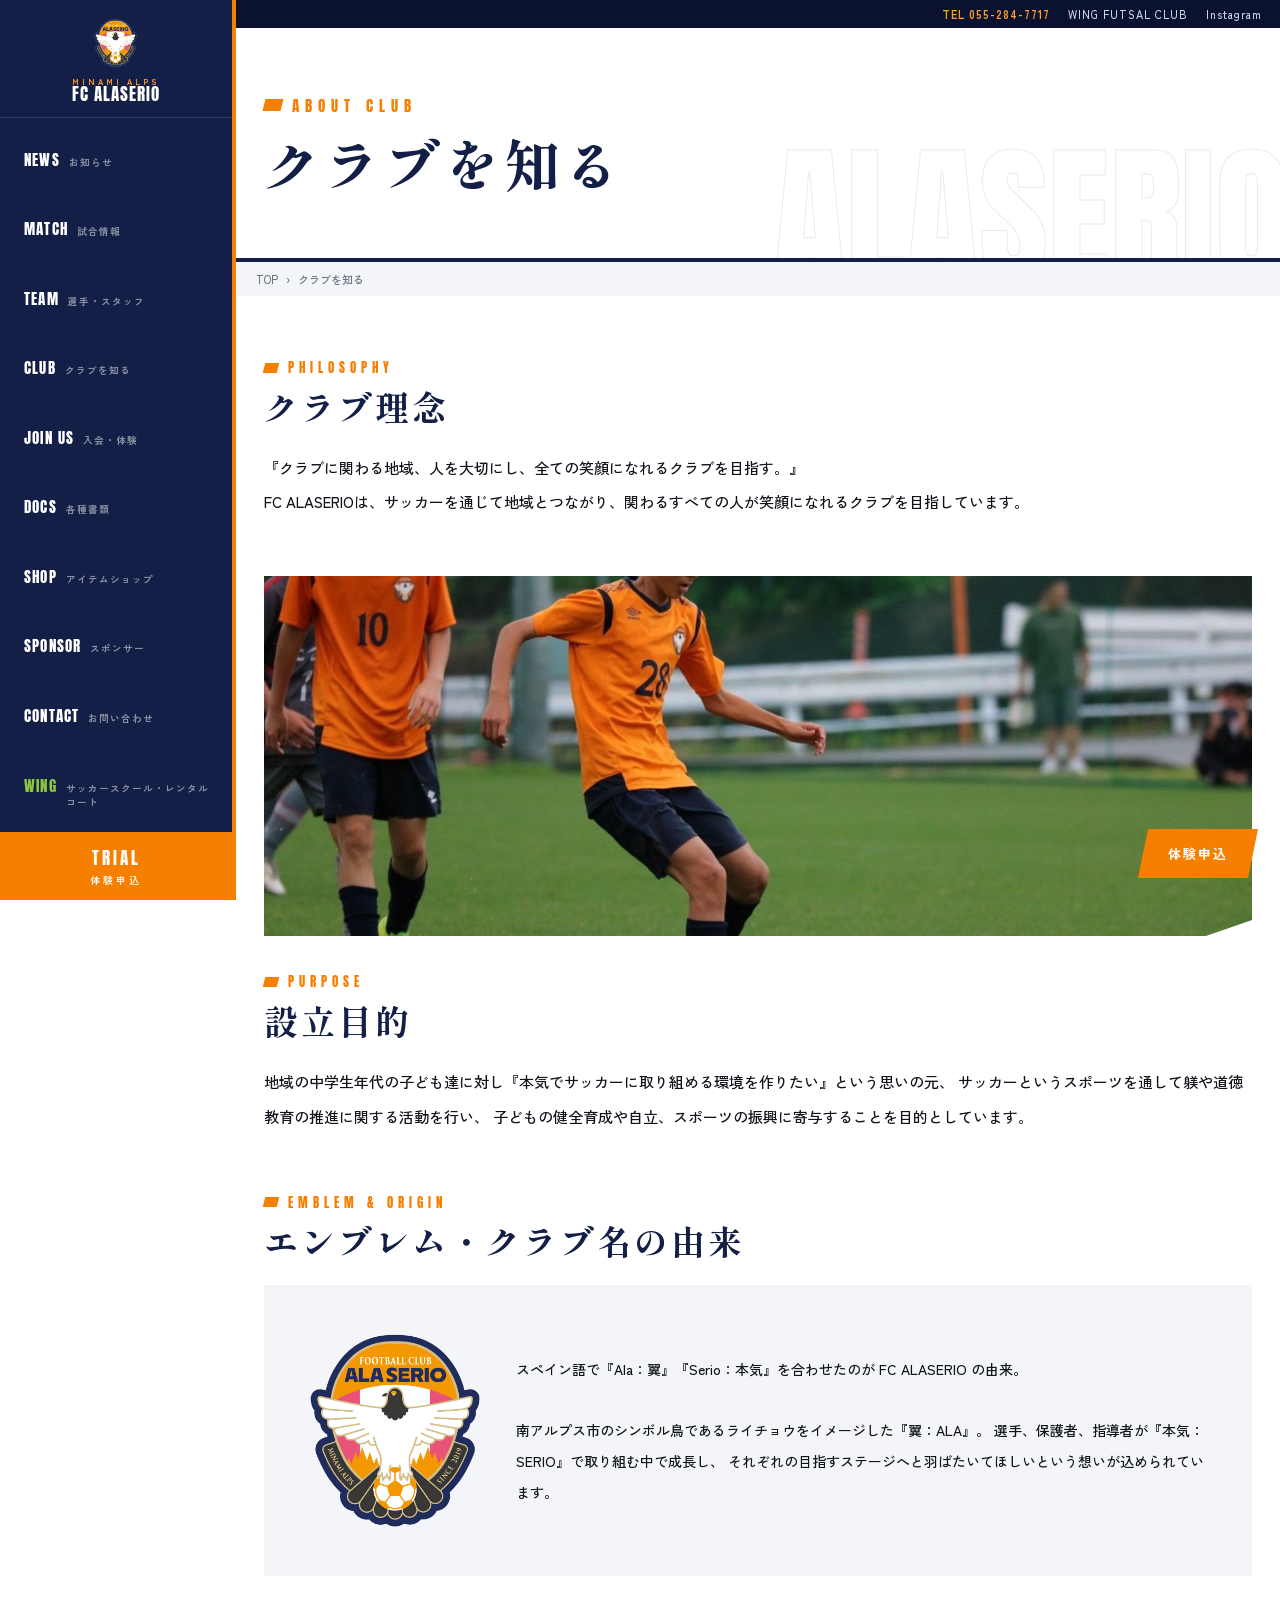
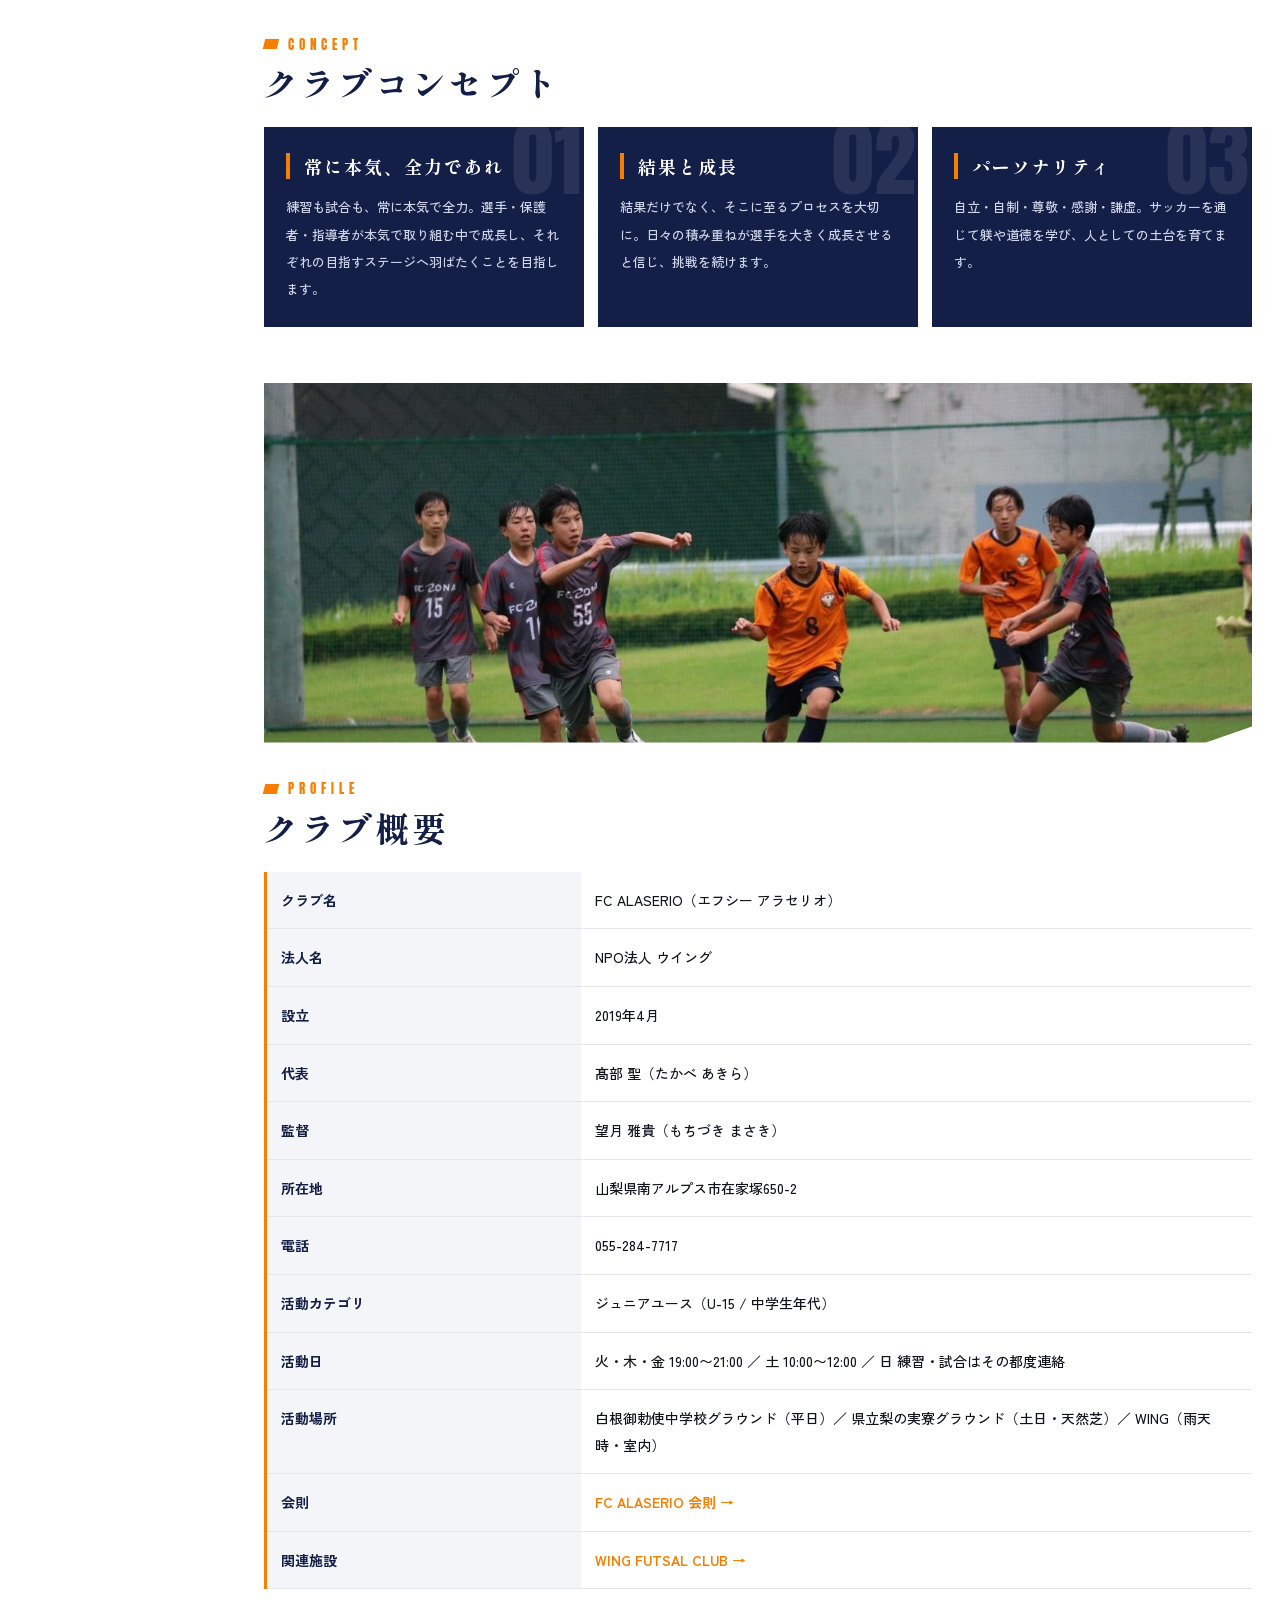
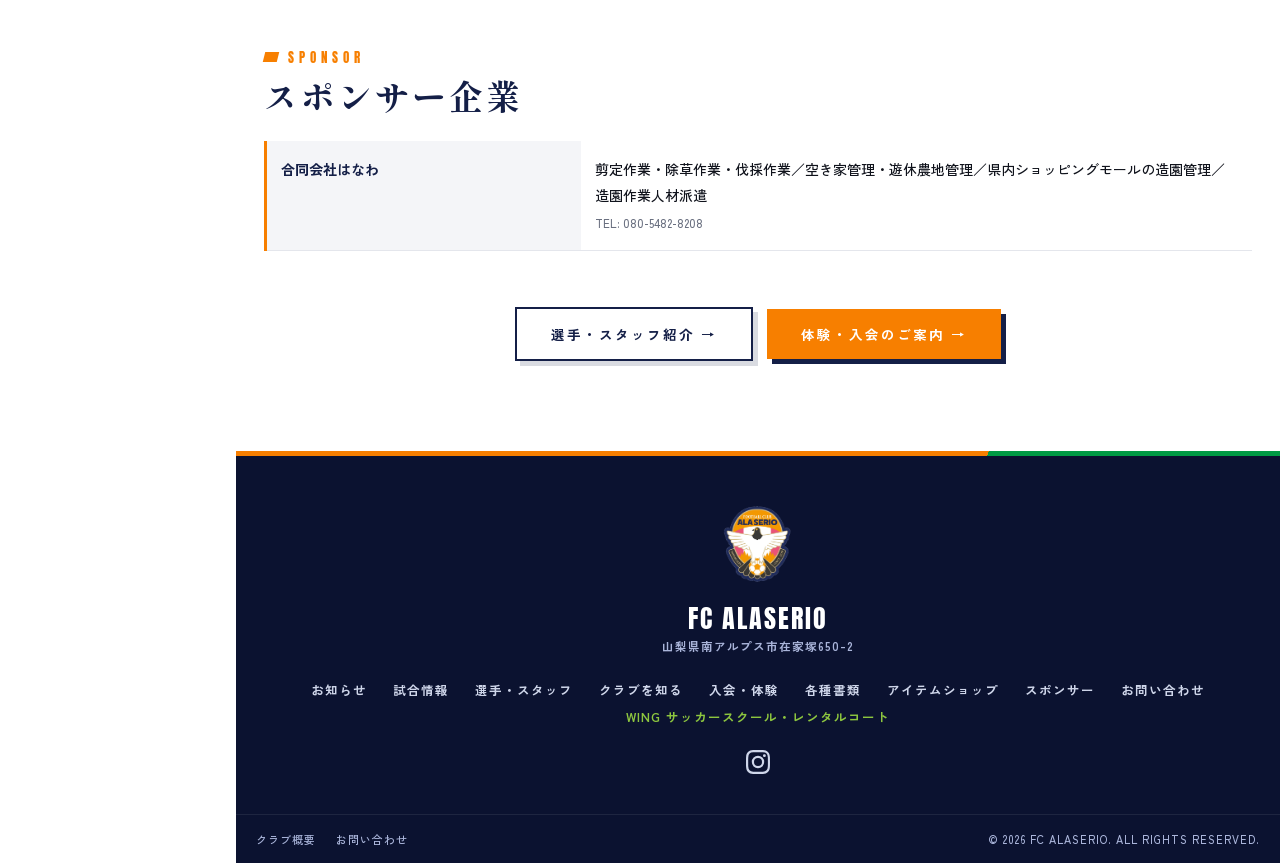
<file: club.html>
<!DOCTYPE html>
<html lang="ja">
<head>
  <meta charset="UTF-8">
  <meta name="viewport" content="width=device-width, initial-scale=1.0">
  <title>クラブを知る | FC ALASERIO</title>
  <link rel="icon" href="assets/logo.png">
  <meta name="description" content="FC ALASERIOについて。クラブの理念・設立目的・クラブ名の由来・コンセプト・クラブ概要をご紹介します。">
  <meta property="og:title" content="クラブを知る | FC ALASERIO">
  <meta property="og:description" content="FC ALASERIOの理念・設立目的・エンブレムの由来・クラブ概要。">
  <meta property="og:type" content="website">
  <link rel="preconnect" href="https://fonts.googleapis.com">
  <link rel="preconnect" href="https://fonts.gstatic.com" crossorigin>
  <link href="https://fonts.googleapis.com/css2?family=Anton&family=Shippori+Mincho+B1:wght@700;800&family=Zen+Kaku+Gothic+New:wght@500;700;900&display=swap" rel="stylesheet">
  <link rel="stylesheet" href="css/alaserio.css?v=20261113">
</head>
<body>

  <!-- ユーティリティバー -->
  <div class="ut">
    <div class="ut-inner">
      <a href="tel:0552847717" class="ut-tel">TEL 055-284-7717</a>
      <a href="https://tabatatsu109-netizen.github.io/wing/" target="_blank" rel="noopener">WING FUTSAL CLUB</a>
      <a href="https://www.instagram.com/alaserio_2019/" target="_blank" rel="noopener">Instagram</a>
    </div>
  </div>

  <!-- ヘッダー -->
  <header class="gh">
    <div class="gh-inner">
      <a href="index.html" class="gh-logo">
        <img id="club-logo" src="assets/logo.png" alt="FC ALASERIO エンブレム">
        <span class="gh-logo-fallback" id="logo-abbr">A</span>
        <span class="gh-logo-text">
          <span class="gh-logo-sub">MINAMI ALPS</span>
          <span class="gh-logo-name">FC ALASERIO</span>
        </span>
      </a>
      <nav class="gh-nav">
        <a href="news.html"><span class="n-en">News</span><span class="n-ja">お知らせ</span></a>
        <a href="matches.html"><span class="n-en">Match</span><span class="n-ja">試合情報</span></a>
        <a href="team.html"><span class="n-en">Team</span><span class="n-ja">選手・スタッフ</span></a>
        <a href="club.html"><span class="n-en">Club</span><span class="n-ja">クラブを知る</span></a>
        <a href="join.html"><span class="n-en">Join us</span><span class="n-ja">入会・体験</span></a>
        <a href="documents.html"><span class="n-en">Docs</span><span class="n-ja">各種書類</span></a>
        <a href="shop/"><span class="n-en">Shop</span><span class="n-ja">アイテムショップ</span></a>
        <a href="sponsors.html"><span class="n-en">Sponsor</span><span class="n-ja">スポンサー</span></a>
        <a href="contact.html"><span class="n-en">Contact</span><span class="n-ja">お問い合わせ</span></a>
        <a href="https://tabatatsu109-netizen.github.io/wing/" target="_blank" rel="noopener" class="nav-wing"><span class="n-en">Wing</span><span class="n-ja">サッカースクール・レンタルコート</span></a>
      </nav>
      <div class="gh-actions">
        <a href="join.html#apply" class="gh-cta">Trial<small>体験申込</small></a>
        <button class="gh-burger" id="hamburger-btn" aria-label="メニューを開く"><span></span><span></span><span></span></button>
      </div>
    </div>
  </header>

  <!-- モバイルメニュー -->
  <nav class="m-nav" id="mobile-nav">
    <button class="m-nav-close" id="mobile-nav-close" aria-label="メニューを閉じる">✕</button>
    <a class="m-link" href="news.html"><span class="n-en">NEWS</span><span class="n-ja">お知らせ</span></a>
    <a class="m-link" href="matches.html"><span class="n-en">MATCH</span><span class="n-ja">試合情報</span></a>
    <a class="m-link" href="team.html"><span class="n-en">TEAM</span><span class="n-ja">選手・スタッフ</span></a>
    <a class="m-link" href="club.html"><span class="n-en">CLUB</span><span class="n-ja">クラブを知る</span></a>
    <a class="m-link" href="join.html"><span class="n-en">JOIN US</span><span class="n-ja">入会・体験</span></a>
    <a class="m-link" href="documents.html"><span class="n-en">DOCS</span><span class="n-ja">各種書類</span></a>
    <a class="m-link" href="shop/"><span class="n-en">SHOP</span><span class="n-ja">アイテムショップ</span></a>
    <a class="m-link" href="sponsors.html"><span class="n-en">SPONSOR</span><span class="n-ja">スポンサー</span></a>
    <a class="m-link" href="contact.html"><span class="n-en">CONTACT</span><span class="n-ja">お問い合わせ</span></a>
    <a class="m-link nav-wing" href="https://tabatatsu109-netizen.github.io/wing/" target="_blank" rel="noopener"><span class="n-en">WING</span><span class="n-ja">サッカースクール・レンタルコート</span></a>
    <div class="m-nav-ctas">
      <a href="join.html#apply" class="m-cta-trial">体験申込</a>
    </div>
  </nav>

  <!-- ページヒーロー -->
  <section class="page-hero">
    <div class="page-hero-inner">
      <div class="ph-en">ABOUT CLUB</div>
      <div class="ph-ja">クラブを知る</div>
    </div>
  </section>
  <div class="breadcrumb"><div class="breadcrumb-inner"><a href="index.html">TOP</a><span>›</span><span>クラブを知る</span></div></div>

  <main class="page-body">
    <div class="container">

      <!-- 理念 -->
      <section class="club-sec">
        <div class="club-sec-title"><span class="c-en">PHILOSOPHY</span><span class="c-ja">クラブ理念</span></div>
        <p class="club-lead">
          『クラブに関わる地域、人を大切にし、全ての笑顔になれるクラブを目指す。』<br>
          FC ALASERIOは、サッカーを通じて地域とつながり、関わるすべての人が笑顔になれるクラブを目指しています。
        </p>
      </section>

      <figure class="club-photo"><img src="assets/photo-club.jpg" alt="ボールを運ぶFC ALASERIOの選手" loading="lazy"></figure>

      <!-- 設立目的 -->
      <section class="club-sec">
        <div class="club-sec-title"><span class="c-en">PURPOSE</span><span class="c-ja">設立目的</span></div>
        <p class="club-lead">
          地域の中学生年代の子ども達に対し『本気でサッカーに取り組める環境を作りたい』という思いの元、
          サッカーというスポーツを通して躾や道徳教育の推進に関する活動を行い、
          子どもの健全育成や自立、スポーツの振興に寄与することを目的としています。
        </p>
      </section>

      <!-- クラブ名の由来・エンブレム -->
      <section class="club-sec">
        <div class="club-sec-title"><span class="c-en">EMBLEM &amp; ORIGIN</span><span class="c-ja">エンブレム・クラブ名の由来</span></div>
        <div class="emblem-box">
          <img src="assets/logo.png" alt="FC ALASERIO エンブレム">
          <p>
            スペイン語で『Ala：翼』『Serio：本気』を合わせたのが FC ALASERIO の由来。<br><br>
            南アルプス市のシンボル鳥であるライチョウをイメージした『翼：ALA』。
            選手、保護者、指導者が『本気：SERIO』で取り組む中で成長し、
            それぞれの目指すステージへと羽ばたいてほしいという想いが込められています。
          </p>
        </div>
      </section>

      <!-- コンセプト (3つの柱) -->
      <section class="club-sec">
        <div class="club-sec-title"><span class="c-en">CONCEPT</span><span class="c-ja">クラブコンセプト</span></div>
        <div class="pillars" id="pillars-grid">
          <div class="pillar">
            <div class="pillar-no">01</div>
            <div class="pillar-title">常に本気、全力であれ</div>
            <p class="pillar-body">練習も試合も、常に本気で全力。選手・保護者・指導者が本気で取り組む中で成長し、それぞれの目指すステージへ羽ばたくことを目指します。</p>
          </div>
          <div class="pillar">
            <div class="pillar-no">02</div>
            <div class="pillar-title">結果と成長</div>
            <p class="pillar-body">結果だけでなく、そこに至るプロセスを大切に。日々の積み重ねが選手を大きく成長させると信じ、挑戦を続けます。</p>
          </div>
          <div class="pillar">
            <div class="pillar-no">03</div>
            <div class="pillar-title">パーソナリティ</div>
            <p class="pillar-body">自立・自制・尊敬・感謝・謙虚。サッカーを通じて躾や道徳を学び、人としての土台を育てます。</p>
          </div>
        </div>
      </section>

      <figure class="club-photo"><img src="assets/photo-match04.jpg" alt="試合中に競り合うFC ALASERIOの選手たち" loading="lazy"></figure>

      <!-- クラブ概要 -->
      <section class="club-sec">
        <div class="club-sec-title"><span class="c-en">PROFILE</span><span class="c-ja">クラブ概要</span></div>
        <table class="club-table">
          <tr><th>クラブ名</th><td>FC ALASERIO（エフシー アラセリオ）</td></tr>
          <tr><th>法人名</th><td>NPO法人 ウイング</td></tr>
          <tr><th>設立</th><td>2019年4月</td></tr>
          <tr><th>代表</th><td>髙部 聖（たかべ あきら）</td></tr>
          <tr><th>監督</th><td>望月 雅貴（もちづき まさき）</td></tr>
          <tr><th>所在地</th><td>山梨県南アルプス市在家塚650-2</td></tr>
          <tr><th>電話</th><td>055-284-7717</td></tr>
          <tr><th>活動カテゴリ</th><td>ジュニアユース（U-15 / 中学生年代）</td></tr>
          <tr><th>活動日</th><td>火・木・金 19:00〜21:00 ／ 土 10:00〜12:00 ／ 日 練習・試合はその都度連絡</td></tr>
          <tr><th>活動場所</th><td>白根御勅使中学校グラウンド（平日）／ 県立梨の実寮グラウンド（土日・天然芝）／ WING（雨天時・室内）</td></tr>
          <tr><th>会則</th><td><a href="rules.html" style="color:var(--main-color);font-weight:700;">FC ALASERIO 会則 →</a></td></tr>
          <tr><th>関連施設</th><td><a href="https://tabatatsu109-netizen.github.io/wing/" target="_blank" rel="noopener" style="color:var(--main-color);font-weight:700;">WING FUTSAL CLUB →</a></td></tr>
        </table>
      </section>

      <!-- スポンサー -->
      <section class="club-sec">
        <div class="club-sec-title"><span class="c-en">SPONSOR</span><span class="c-ja">スポンサー企業</span></div>
        <table class="club-table">
          <tr><th>合同会社はなわ</th><td>
            剪定作業・除草作業・伐採作業／空き家管理・遊休農地管理／県内ショッピングモールの造園管理／造園作業人材派遣<br>
            <small style="color:var(--ink-sub);">TEL: 080-5482-8208</small>
          </td></tr>
        </table>
      </section>

      <!-- CTA -->
      <section class="club-sec" style="text-align:center;margin-bottom:0;">
        <a href="team.html" class="btn btn-ghost" style="margin-right:10px;">選手・スタッフ紹介 →</a>
        <a href="join.html" class="btn btn-orange">体験・入会のご案内 →</a>
      </section>

    </div>
  </main>

  <!-- フッター -->
  <footer class="gf">
    <div class="gf-top">
      <div class="gf-top-inner">
        <div class="gf-brand">
          <img src="assets/logo.png" alt="FC ALASERIO">
          <div>
            <div class="gf-brand-name" id="footer-club-name">FC ALASERIO</div>
            <div class="gf-brand-sub" id="footer-address">山梨県南アルプス市在家塚650-2</div>
          </div>
        </div>
        <nav class="gf-nav">
          <a href="news.html">お知らせ</a>
          <a href="matches.html">試合情報</a>
          <a href="team.html">選手・スタッフ</a>
          <a href="club.html">クラブを知る</a>
          <a href="join.html">入会・体験</a>
          <a href="documents.html">各種書類</a>
          <a href="shop/">アイテムショップ</a>
          <a href="sponsors.html">スポンサー</a>
          <a href="contact.html">お問い合わせ</a>
          <a href="https://tabatatsu109-netizen.github.io/wing/" target="_blank" rel="noopener" class="nav-wing">WING サッカースクール・レンタルコート</a>
        </nav>
        <div class="gf-sns">
          <a href="https://www.instagram.com/alaserio_2019/" target="_blank" rel="noopener" aria-label="Instagram"><svg viewBox="0 0 24 24"><path d="M12 2.2c3.2 0 3.6 0 4.9.1 3.3.1 4.8 1.7 4.9 4.9.1 1.3.1 1.6.1 4.8s0 3.6-.1 4.8c-.1 3.2-1.7 4.8-4.9 4.9-1.3.1-1.6.1-4.9.1-3.2 0-3.6 0-4.8-.1-3.3-.1-4.8-1.7-4.9-4.9-.1-1.3-.1-1.6-.1-4.8s0-3.6.1-4.8C2.4 4 4 2.4 7.2 2.3c1.2-.1 1.6-.1 4.8-.1zM12 0C8.7 0 8.3 0 7.1.1 2.7.3.3 2.7.1 7.1 0 8.3 0 8.7 0 12s0 3.7.1 4.9c.2 4.4 2.6 6.8 7 7 1.2.1 1.6.1 4.9.1s3.7 0 4.9-.1c4.4-.2 6.8-2.6 7-7 .1-1.2.1-1.6.1-4.9s0-3.7-.1-4.9c-.2-4.4-2.6-6.8-7-7C15.7 0 15.3 0 12 0zm0 5.8a6.2 6.2 0 1 0 0 12.4 6.2 6.2 0 0 0 0-12.4zM12 16a4 4 0 1 1 0-8 4 4 0 0 1 0 8zm6.4-11.8a1.4 1.4 0 1 0 0 2.9 1.4 1.4 0 0 0 0-2.9z"/></svg></a>
        </div>
      </div>
    </div>
    <div class="gf-bottom">
      <div class="gf-bottom-inner">
        <div class="gf-legal">
          <a href="club.html">クラブ概要</a>
          <a href="contact.html">お問い合わせ</a>
        </div>
        <span>© <span id="footer-year"></span> <span id="footer-club-name-copy">FC ALASERIO</span>. ALL RIGHTS RESERVED.</span>
      </div>
    </div>
  </footer>

  <!-- フローティングCTA -->
  <div class="float-btns">
    <a href="join.html#apply" class="fb-trial">体験申込</a>
  </div>

  <script src="js/config-loader.js?v=20261022a"></script>
  <script src="js/mobile-experience.js?v=20261108"></script>
  <script>
    document.getElementById('footer-year').textContent = new Date().getFullYear();
    var mobileNav = document.getElementById('mobile-nav');
    document.getElementById('hamburger-btn').addEventListener('click', function(){ mobileNav.classList.add('open'); });
    document.getElementById('mobile-nav-close').addEventListener('click', function(){ mobileNav.classList.remove('open'); });
    mobileNav.querySelectorAll('a').forEach(function(a){ a.addEventListener('click', function(){ mobileNav.classList.remove('open'); }); });

    ConfigLoader.apply({ pageTitle: 'クラブを知る' });
  </script>
</body>
</html>
</file>
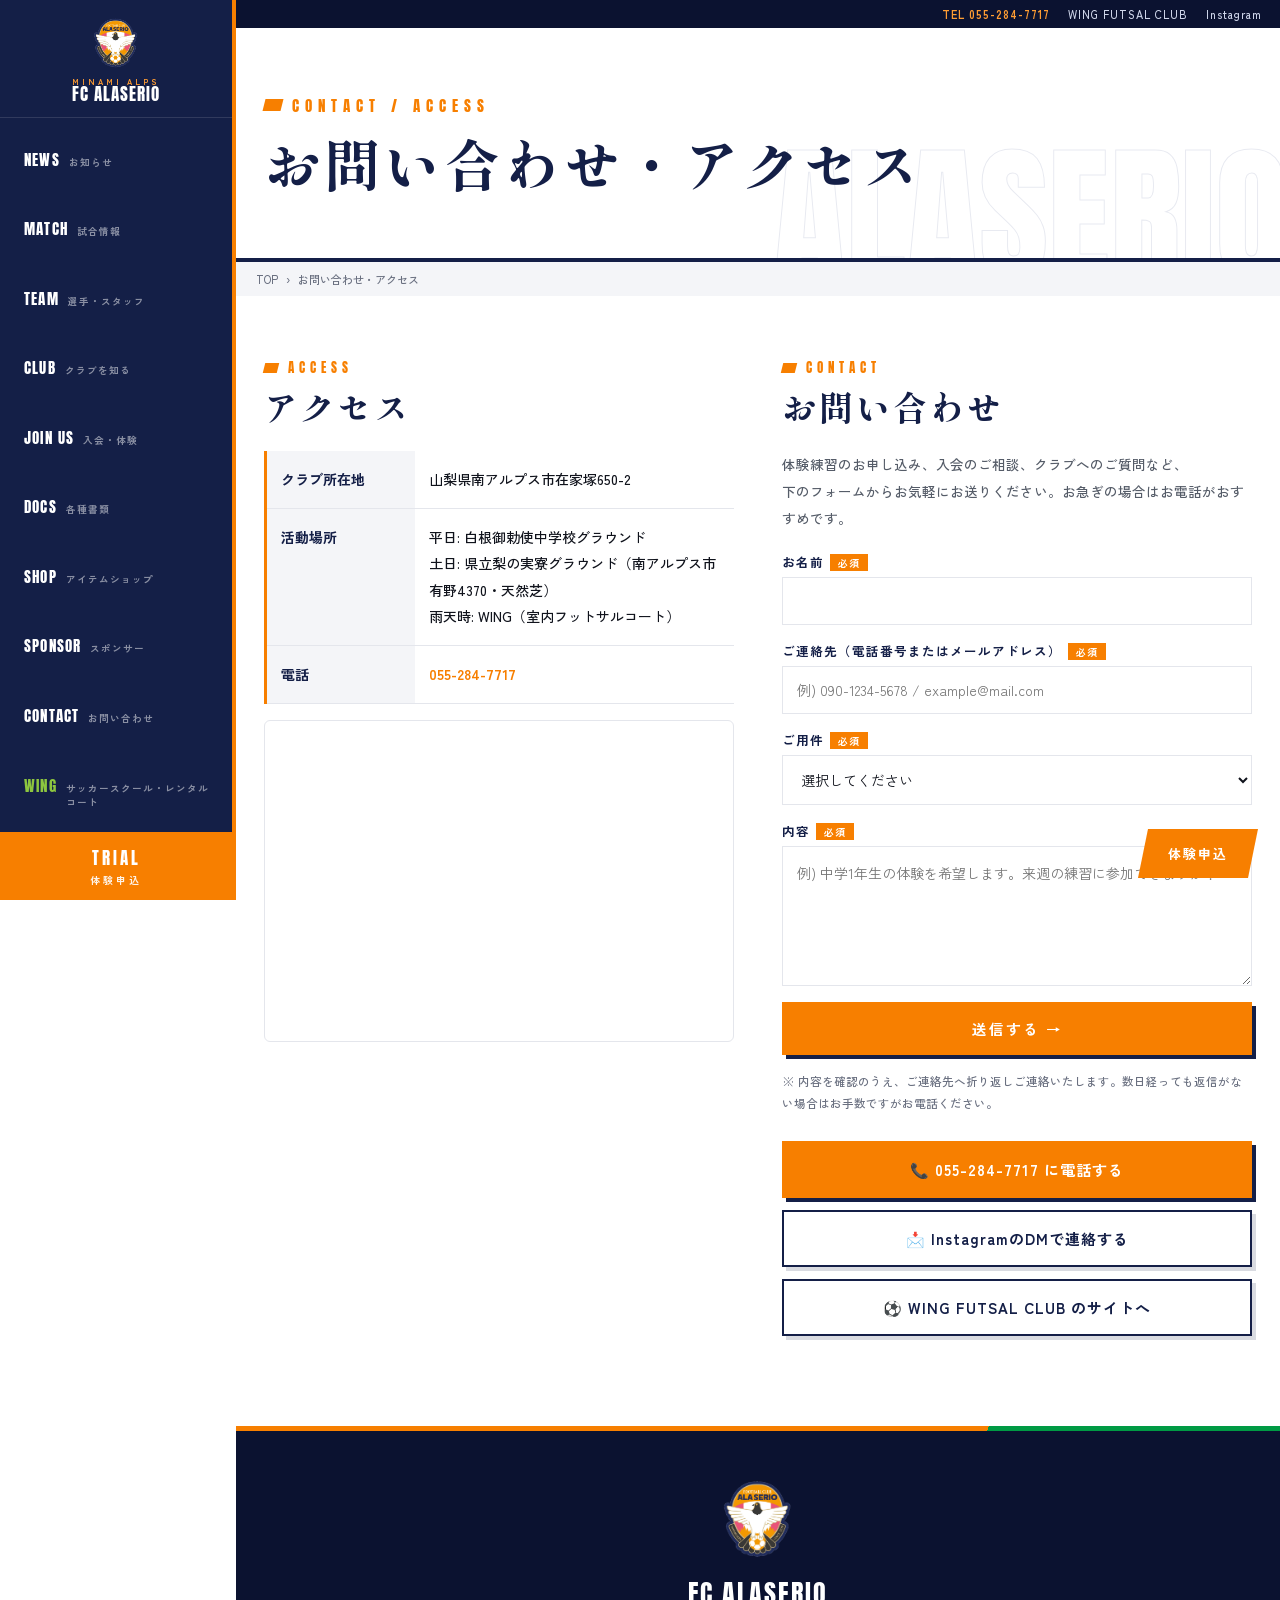
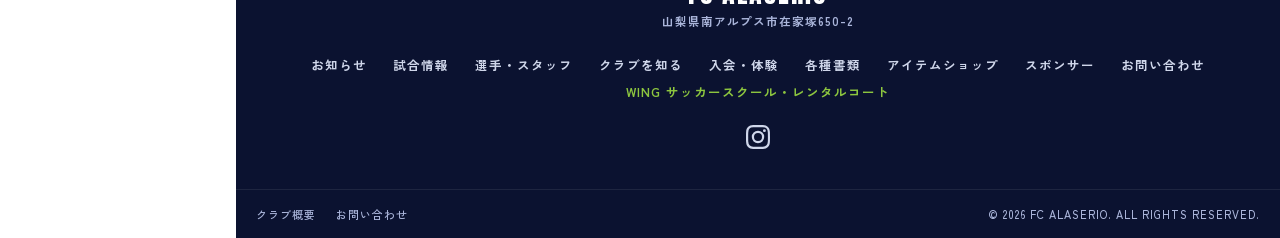
<file: contact.html>
<!DOCTYPE html>
<html lang="ja">
<head>
  <meta charset="UTF-8">
  <meta name="viewport" content="width=device-width, initial-scale=1.0">
  <title>お問い合わせ・アクセス | FC ALASERIO</title>
  <link rel="icon" href="assets/logo.png">
  <meta name="description" content="FC ALASERIOへのお問い合わせ・アクセス。体験申込・入会のご相談はお電話またはInstagramのDMからお気軽にどうぞ。">
  <meta property="og:title" content="お問い合わせ・アクセス | FC ALASERIO">
  <meta property="og:description" content="体験申込・入会のご相談はお電話またはInstagramのDMからお気軽にどうぞ。">
  <meta property="og:type" content="website">
  <link rel="preconnect" href="https://fonts.googleapis.com">
  <link rel="preconnect" href="https://fonts.gstatic.com" crossorigin>
  <link href="https://fonts.googleapis.com/css2?family=Anton&family=Shippori+Mincho+B1:wght@700;800&family=Zen+Kaku+Gothic+New:wght@500;700;900&display=swap" rel="stylesheet">
  <link rel="stylesheet" href="css/alaserio.css?v=20261113">
</head>
<body>

  <!-- ユーティリティバー -->
  <div class="ut">
    <div class="ut-inner">
      <a href="tel:0552847717" class="ut-tel">TEL 055-284-7717</a>
      <a href="https://tabatatsu109-netizen.github.io/wing/" target="_blank" rel="noopener">WING FUTSAL CLUB</a>
      <a href="https://www.instagram.com/alaserio_2019/" target="_blank" rel="noopener">Instagram</a>
    </div>
  </div>

  <!-- ヘッダー -->
  <header class="gh">
    <div class="gh-inner">
      <a href="index.html" class="gh-logo">
        <img id="club-logo" src="assets/logo.png" alt="FC ALASERIO エンブレム">
        <span class="gh-logo-fallback" id="logo-abbr">A</span>
        <span class="gh-logo-text">
          <span class="gh-logo-sub">MINAMI ALPS</span>
          <span class="gh-logo-name">FC ALASERIO</span>
        </span>
      </a>
      <nav class="gh-nav">
        <a href="news.html"><span class="n-en">News</span><span class="n-ja">お知らせ</span></a>
        <a href="matches.html"><span class="n-en">Match</span><span class="n-ja">試合情報</span></a>
        <a href="team.html"><span class="n-en">Team</span><span class="n-ja">選手・スタッフ</span></a>
        <a href="club.html"><span class="n-en">Club</span><span class="n-ja">クラブを知る</span></a>
        <a href="join.html"><span class="n-en">Join us</span><span class="n-ja">入会・体験</span></a>
        <a href="documents.html"><span class="n-en">Docs</span><span class="n-ja">各種書類</span></a>
        <a href="shop/"><span class="n-en">Shop</span><span class="n-ja">アイテムショップ</span></a>
        <a href="sponsors.html"><span class="n-en">Sponsor</span><span class="n-ja">スポンサー</span></a>
        <a href="contact.html"><span class="n-en">Contact</span><span class="n-ja">お問い合わせ</span></a>
        <a href="https://tabatatsu109-netizen.github.io/wing/" target="_blank" rel="noopener" class="nav-wing"><span class="n-en">Wing</span><span class="n-ja">サッカースクール・レンタルコート</span></a>
      </nav>
      <div class="gh-actions">
        <a href="join.html#apply" class="gh-cta">Trial<small>体験申込</small></a>
        <button class="gh-burger" id="hamburger-btn" aria-label="メニューを開く"><span></span><span></span><span></span></button>
      </div>
    </div>
  </header>

  <!-- モバイルメニュー -->
  <nav class="m-nav" id="mobile-nav">
    <button class="m-nav-close" id="mobile-nav-close" aria-label="メニューを閉じる">✕</button>
    <a class="m-link" href="news.html"><span class="n-en">NEWS</span><span class="n-ja">お知らせ</span></a>
    <a class="m-link" href="matches.html"><span class="n-en">MATCH</span><span class="n-ja">試合情報</span></a>
    <a class="m-link" href="team.html"><span class="n-en">TEAM</span><span class="n-ja">選手・スタッフ</span></a>
    <a class="m-link" href="club.html"><span class="n-en">CLUB</span><span class="n-ja">クラブを知る</span></a>
    <a class="m-link" href="join.html"><span class="n-en">JOIN US</span><span class="n-ja">入会・体験</span></a>
    <a class="m-link" href="documents.html"><span class="n-en">DOCS</span><span class="n-ja">各種書類</span></a>
    <a class="m-link" href="shop/"><span class="n-en">SHOP</span><span class="n-ja">アイテムショップ</span></a>
    <a class="m-link" href="sponsors.html"><span class="n-en">SPONSOR</span><span class="n-ja">スポンサー</span></a>
    <a class="m-link" href="contact.html"><span class="n-en">CONTACT</span><span class="n-ja">お問い合わせ</span></a>
    <a class="m-link nav-wing" href="https://tabatatsu109-netizen.github.io/wing/" target="_blank" rel="noopener"><span class="n-en">WING</span><span class="n-ja">サッカースクール・レンタルコート</span></a>
    <div class="m-nav-ctas">
      <a href="join.html#apply" class="m-cta-trial">体験申込</a>
    </div>
  </nav>

  <!-- ページヒーロー -->
  <section class="page-hero">
    <div class="page-hero-inner">
      <div class="ph-en">CONTACT / ACCESS</div>
      <div class="ph-ja">お問い合わせ・アクセス</div>
    </div>
  </section>
  <div class="breadcrumb"><div class="breadcrumb-inner"><a href="index.html">TOP</a><span>›</span><span>お問い合わせ・アクセス</span></div></div>

  <main class="page-body">
    <div class="container">

      <div class="ct-grid">

        <!-- アクセス -->
        <section class="club-sec" style="margin-bottom:0;">
          <div class="club-sec-title"><span class="c-en">ACCESS</span><span class="c-ja">アクセス</span></div>
          <table class="club-table" style="margin-bottom:16px;">
            <tr><th>クラブ所在地</th><td>山梨県南アルプス市在家塚650-2</td></tr>
            <tr><th>活動場所</th><td>平日: 白根御勅使中学校グラウンド<br>土日: 県立梨の実寮グラウンド（南アルプス市有野4370・天然芝）<br>雨天時: WING（室内フットサルコート）</td></tr>
            <tr><th>電話</th><td><a href="tel:0552847717" style="color:var(--main-color);font-weight:700;">055-284-7717</a></td></tr>
          </table>
          <div style="border-radius:6px;overflow:hidden;border:1px solid var(--line);">
            <iframe
              src="https://www.google.com/maps?q=%E5%B1%B1%E6%A2%A8%E7%9C%8C%E5%8D%97%E3%82%A2%E3%83%AB%E3%83%97%E3%82%B9%E5%B8%82%E5%9C%A8%E5%AE%B6%E5%A1%9A650-2&output=embed&hl=ja"
              width="100%" height="320" style="border:0;display:block;"
              allowfullscreen="" loading="lazy" referrerpolicy="no-referrer-when-downgrade"
              title="FC ALASERIO 所在地の地図"></iframe>
          </div>
        </section>

        <!-- お問い合わせ -->
        <section class="club-sec" style="margin-bottom:0;" id="form">
          <div class="club-sec-title"><span class="c-en">CONTACT</span><span class="c-ja">お問い合わせ</span></div>
          <p style="color:var(--ink-soft);font-size:13.5px;line-height:2;margin-bottom:20px;">
            体験練習のお申し込み、入会のご相談、クラブへのご質問など、<br>
            下のフォームからお気軽にお送りください。お急ぎの場合はお電話がおすすめです。
          </p>

          <form class="cf-form" id="contact-form">
            <div class="cf-group">
              <label class="cf-label">お名前<span class="req">必須</span></label>
              <input class="cf-input" type="text" id="cf-name" required>
            </div>
            <div class="cf-group">
              <label class="cf-label">ご連絡先（電話番号またはメールアドレス）<span class="req">必須</span></label>
              <input class="cf-input" type="text" id="cf-contact" required placeholder="例) 090-1234-5678 / example@mail.com">
            </div>
            <div class="cf-group">
              <label class="cf-label">ご用件<span class="req">必須</span></label>
              <select class="cf-select" id="cf-type" required>
                <option value="" disabled selected>選択してください</option>
                <option>体験申込</option>
                <option>入会について</option>
                <option>ショップ・商品について</option>
                <option>その他</option>
              </select>
            </div>
            <div class="cf-group">
              <label class="cf-label">内容<span class="req">必須</span></label>
              <textarea class="cf-textarea" id="cf-message" required placeholder="例) 中学1年生の体験を希望します。来週の練習に参加できますか？"></textarea>
            </div>
            <button type="submit" class="cf-submit" id="cf-submit">送信する →</button>
            <p class="cf-note">※ 内容を確認のうえ、ご連絡先へ折り返しご連絡いたします。数日経っても返信がない場合はお手数ですがお電話ください。</p>
          </form>
          <div class="cf-done" id="cf-done" style="display:none;">
            ✅ 送信しました！<br>内容を確認のうえ、折り返しご連絡いたします。
          </div>

          <div class="doc-btns" style="flex-direction:column;align-items:stretch;gap:12px;margin-top:26px;">
            <a href="tel:0552847717" class="doc-btn doc-btn--main" style="text-align:center;font-size:15px;padding:16px 30px;">📞 055-284-7717 に電話する</a>
            <a href="https://www.instagram.com/alaserio_2019/" target="_blank" rel="noopener" class="doc-btn" style="text-align:center;font-size:15px;padding:16px 30px;">📩 InstagramのDMで連絡する</a>
            <a href="https://tabatatsu109-netizen.github.io/wing/" target="_blank" rel="noopener" class="doc-btn" style="text-align:center;font-size:15px;padding:16px 30px;">⚽ WING FUTSAL CLUB のサイトへ</a>
          </div>
        </section>

      </div>

    </div>
  </main>

  <!-- フッター -->
  <footer class="gf">
    <div class="gf-top">
      <div class="gf-top-inner">
        <div class="gf-brand">
          <img src="assets/logo.png" alt="FC ALASERIO">
          <div>
            <div class="gf-brand-name" id="footer-club-name">FC ALASERIO</div>
            <div class="gf-brand-sub" id="footer-address">山梨県南アルプス市在家塚650-2</div>
          </div>
        </div>
        <nav class="gf-nav">
          <a href="news.html">お知らせ</a>
          <a href="matches.html">試合情報</a>
          <a href="team.html">選手・スタッフ</a>
          <a href="club.html">クラブを知る</a>
          <a href="join.html">入会・体験</a>
          <a href="documents.html">各種書類</a>
          <a href="shop/">アイテムショップ</a>
          <a href="sponsors.html">スポンサー</a>
          <a href="contact.html">お問い合わせ</a>
          <a href="https://tabatatsu109-netizen.github.io/wing/" target="_blank" rel="noopener" class="nav-wing">WING サッカースクール・レンタルコート</a>
        </nav>
        <div class="gf-sns">
          <a href="https://www.instagram.com/alaserio_2019/" target="_blank" rel="noopener" aria-label="Instagram"><svg viewBox="0 0 24 24"><path d="M12 2.2c3.2 0 3.6 0 4.9.1 3.3.1 4.8 1.7 4.9 4.9.1 1.3.1 1.6.1 4.8s0 3.6-.1 4.8c-.1 3.2-1.7 4.8-4.9 4.9-1.3.1-1.6.1-4.9.1-3.2 0-3.6 0-4.8-.1-3.3-.1-4.8-1.7-4.9-4.9-.1-1.3-.1-1.6-.1-4.8s0-3.6.1-4.8C2.4 4 4 2.4 7.2 2.3c1.2-.1 1.6-.1 4.8-.1zM12 0C8.7 0 8.3 0 7.1.1 2.7.3.3 2.7.1 7.1 0 8.3 0 8.7 0 12s0 3.7.1 4.9c.2 4.4 2.6 6.8 7 7 1.2.1 1.6.1 4.9.1s3.7 0 4.9-.1c4.4-.2 6.8-2.6 7-7 .1-1.2.1-1.6.1-4.9s0-3.7-.1-4.9c-.2-4.4-2.6-6.8-7-7C15.7 0 15.3 0 12 0zm0 5.8a6.2 6.2 0 1 0 0 12.4 6.2 6.2 0 0 0 0-12.4zM12 16a4 4 0 1 1 0-8 4 4 0 0 1 0 8zm6.4-11.8a1.4 1.4 0 1 0 0 2.9 1.4 1.4 0 0 0 0-2.9z"/></svg></a>
        </div>
      </div>
    </div>
    <div class="gf-bottom">
      <div class="gf-bottom-inner">
        <div class="gf-legal">
          <a href="club.html">クラブ概要</a>
          <a href="contact.html">お問い合わせ</a>
        </div>
        <span>© <span id="footer-year"></span> <span id="footer-club-name-copy">FC ALASERIO</span>. ALL RIGHTS RESERVED.</span>
      </div>
    </div>
  </footer>

  <!-- フローティングCTA -->
  <div class="float-btns">
    <a href="join.html#apply" class="fb-trial">体験申込</a>
  </div>

  <script src="js/config-loader.js?v=20261022a"></script>
  <script src="js/mobile-experience.js?v=20261108"></script>
  <script>
    document.getElementById('footer-year').textContent = new Date().getFullYear();
    var mobileNav = document.getElementById('mobile-nav');
    document.getElementById('hamburger-btn').addEventListener('click', function(){ mobileNav.classList.add('open'); });
    document.getElementById('mobile-nav-close').addEventListener('click', function(){ mobileNav.classList.remove('open'); });
    mobileNav.querySelectorAll('a').forEach(function(a){ a.addEventListener('click', function(){ mobileNav.classList.remove('open'); }); });
    ConfigLoader.apply({ pageTitle: 'お問い合わせ・アクセス' });

    // お問い合わせフォーム送信
    //  ① Formspree → クラブのメールに通知（グランデと同じ仕組み）
    //  ② Firebase /contact/alaserio → 受信箱ページ(inquiries.html)にも記録
    document.getElementById('contact-form').addEventListener('submit', function(e){
      e.preventDefault();
      var btn = document.getElementById('cf-submit');
      btn.disabled = true; btn.textContent = '送信中...';
      var pad = function(n){ return n < 10 ? '0' + n : '' + n; };
      var d = new Date();
      var name = document.getElementById('cf-name').value.trim();
      var contact = document.getElementById('cf-contact').value.trim();
      var type = document.getElementById('cf-type').value;
      var message = document.getElementById('cf-message').value.trim();
      var dateStr = d.getFullYear() + '-' + pad(d.getMonth()+1) + '-' + pad(d.getDate()) + ' ' + pad(d.getHours()) + ':' + pad(d.getMinutes());

      var mailBody = { '_subject': '【FCアラセリオHP】' + type + '：' + name + '様より', 'お名前': name, 'ご連絡先': contact, 'ご用件': type, '内容': message };
      if (/^[^\s@]+@[^\s@]+\.[^\s@]+$/.test(contact)) mailBody['_replyto'] = contact;

      fetch('https://formspree.io/f/mvkozzvw', {
        method: 'POST',
        headers: { 'Accept': 'application/json', 'Content-Type': 'application/json' },
        body: JSON.stringify(mailBody)
      }).then(function(res){
        if(!res.ok) throw new Error('HTTP ' + res.status);
        // 受信箱にも記録（失敗してもメールは届いているので無視）
        fetch('https://hp-1-d7bce-default-rtdb.asia-southeast1.firebasedatabase.app/contact/alaserio.json', {
          method: 'POST',
          headers: { 'Content-Type': 'application/json' },
          body: JSON.stringify({ name: name, contact: contact, type: type, message: message, date: dateStr, status: '未対応' })
        }).catch(function(){});
        document.getElementById('contact-form').style.display = 'none';
        document.getElementById('cf-done').style.display = 'block';
      }).catch(function(){
        btn.disabled = false; btn.textContent = '送信する →';
        alert('送信に失敗しました。お手数ですがお電話（055-284-7717）にてご連絡ください。');
      });
    });
  </script>
</body>
</html>
</file>
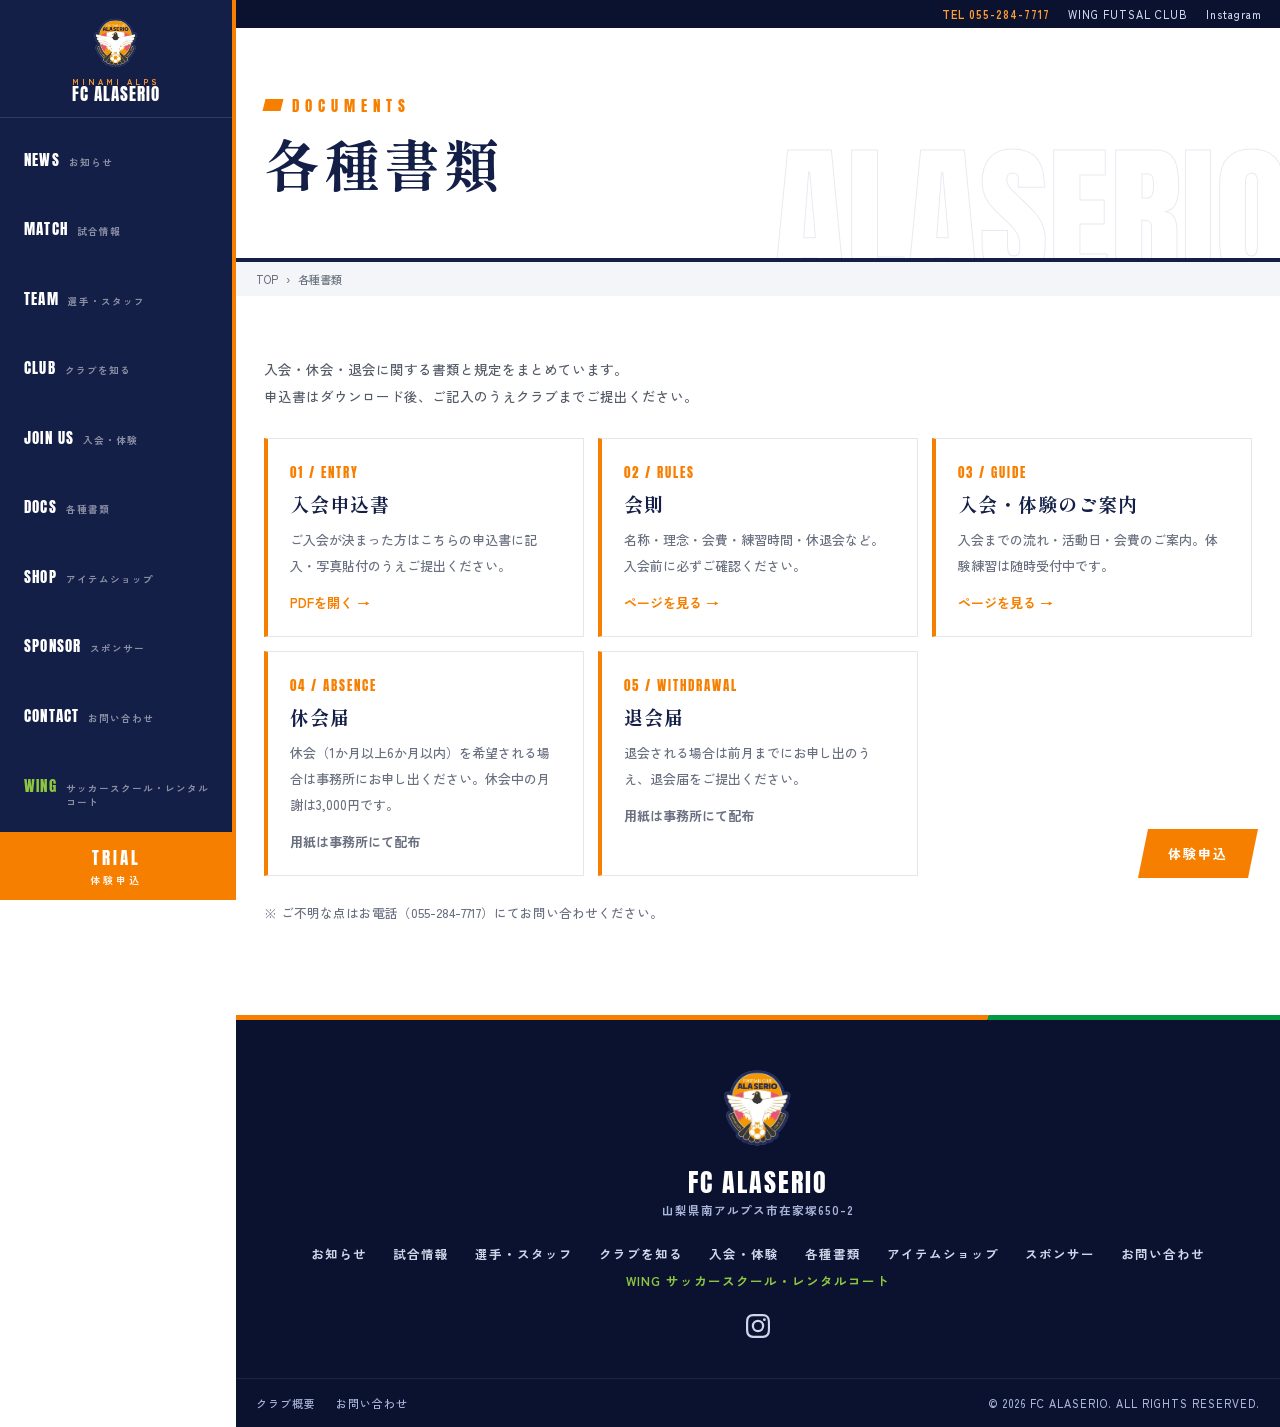
<file: documents.html>
<!DOCTYPE html>
<html lang="ja">
<head>
  <meta charset="UTF-8">
  <meta name="viewport" content="width=device-width, initial-scale=1.0">
  <title>各種書類 | FC ALASERIO</title>
  <link rel="icon" href="assets/logo.png">
  <meta name="description" content="FC ALASERIOの各種書類ダウンロード。入会案内・入会申込書・会則・退会届・休会届。">
  <meta property="og:title" content="各種書類 | FC ALASERIO">
  <meta property="og:description" content="入会案内・入会申込書・会則・退会届・休会届のダウンロード。">
  <meta property="og:type" content="website">
  <link rel="preconnect" href="https://fonts.googleapis.com">
  <link rel="preconnect" href="https://fonts.gstatic.com" crossorigin>
  <link href="https://fonts.googleapis.com/css2?family=Anton&family=Shippori+Mincho+B1:wght@700;800&family=Zen+Kaku+Gothic+New:wght@500;700;900&display=swap" rel="stylesheet">
  <link rel="stylesheet" href="css/alaserio.css?v=20261113">
</head>
<body>

  <!-- ユーティリティバー -->
  <div class="ut">
    <div class="ut-inner">
      <a href="tel:0552847717" class="ut-tel">TEL 055-284-7717</a>
      <a href="https://tabatatsu109-netizen.github.io/wing/" target="_blank" rel="noopener">WING FUTSAL CLUB</a>
      <a href="https://www.instagram.com/alaserio_2019/" target="_blank" rel="noopener">Instagram</a>
    </div>
  </div>

  <!-- ヘッダー -->
  <header class="gh">
    <div class="gh-inner">
      <a href="index.html" class="gh-logo">
        <img id="club-logo" src="assets/logo.png" alt="FC ALASERIO エンブレム">
        <span class="gh-logo-fallback" id="logo-abbr">A</span>
        <span class="gh-logo-text">
          <span class="gh-logo-sub">MINAMI ALPS</span>
          <span class="gh-logo-name">FC ALASERIO</span>
        </span>
      </a>
      <nav class="gh-nav">
        <a href="news.html"><span class="n-en">News</span><span class="n-ja">お知らせ</span></a>
        <a href="matches.html"><span class="n-en">Match</span><span class="n-ja">試合情報</span></a>
        <a href="team.html"><span class="n-en">Team</span><span class="n-ja">選手・スタッフ</span></a>
        <a href="club.html"><span class="n-en">Club</span><span class="n-ja">クラブを知る</span></a>
        <a href="join.html"><span class="n-en">Join us</span><span class="n-ja">入会・体験</span></a>
        <a href="documents.html"><span class="n-en">Docs</span><span class="n-ja">各種書類</span></a>
        <a href="shop/"><span class="n-en">Shop</span><span class="n-ja">アイテムショップ</span></a>
        <a href="sponsors.html"><span class="n-en">Sponsor</span><span class="n-ja">スポンサー</span></a>
        <a href="contact.html"><span class="n-en">Contact</span><span class="n-ja">お問い合わせ</span></a>
        <a href="https://tabatatsu109-netizen.github.io/wing/" target="_blank" rel="noopener" class="nav-wing"><span class="n-en">Wing</span><span class="n-ja">サッカースクール・レンタルコート</span></a>
      </nav>
      <div class="gh-actions">
        <a href="join.html#apply" class="gh-cta">Trial<small>体験申込</small></a>
        <button class="gh-burger" id="hamburger-btn" aria-label="メニューを開く"><span></span><span></span><span></span></button>
      </div>
    </div>
  </header>

  <!-- モバイルメニュー -->
  <nav class="m-nav" id="mobile-nav">
    <button class="m-nav-close" id="mobile-nav-close" aria-label="メニューを閉じる">✕</button>
    <a class="m-link" href="news.html"><span class="n-en">NEWS</span><span class="n-ja">お知らせ</span></a>
    <a class="m-link" href="matches.html"><span class="n-en">MATCH</span><span class="n-ja">試合情報</span></a>
    <a class="m-link" href="team.html"><span class="n-en">TEAM</span><span class="n-ja">選手・スタッフ</span></a>
    <a class="m-link" href="club.html"><span class="n-en">CLUB</span><span class="n-ja">クラブを知る</span></a>
    <a class="m-link" href="join.html"><span class="n-en">JOIN US</span><span class="n-ja">入会・体験</span></a>
    <a class="m-link" href="documents.html"><span class="n-en">DOCS</span><span class="n-ja">各種書類</span></a>
    <a class="m-link" href="shop/"><span class="n-en">SHOP</span><span class="n-ja">アイテムショップ</span></a>
    <a class="m-link" href="sponsors.html"><span class="n-en">SPONSOR</span><span class="n-ja">スポンサー</span></a>
    <a class="m-link" href="contact.html"><span class="n-en">CONTACT</span><span class="n-ja">お問い合わせ</span></a>
    <a class="m-link nav-wing" href="https://tabatatsu109-netizen.github.io/wing/" target="_blank" rel="noopener"><span class="n-en">WING</span><span class="n-ja">サッカースクール・レンタルコート</span></a>
    <div class="m-nav-ctas">
      <a href="join.html#apply" class="m-cta-trial">体験申込</a>
    </div>
  </nav>

  <!-- ページヒーロー -->
  <section class="page-hero">
    <div class="page-hero-inner">
      <div class="ph-en">DOCUMENTS</div>
      <div class="ph-ja">各種書類</div>
    </div>
  </section>
  <div class="breadcrumb"><div class="breadcrumb-inner"><a href="index.html">TOP</a><span>›</span><span>各種書類</span></div></div>

  <main class="page-body">
    <div class="container">

      <p style="color:var(--ink-soft);font-size:13.5px;line-height:2;margin-bottom:28px;">
        入会・休会・退会に関する書類と規定をまとめています。<br>
        申込書はダウンロード後、ご記入のうえクラブまでご提出ください。
      </p>

      <div class="dash-grid dash-grid--4">
        <a href="docs/entry-form.pdf" target="_blank" class="dcard dcard--link">
          <div class="dcard-label">01 / ENTRY</div>
          <div class="dcard-title">入会申込書</div>
          <p class="dcard-desc">ご入会が決まった方はこちらの申込書に記入・写真貼付のうえご提出ください。</p>
          <span class="dcard-link">PDFを開く →</span>
        </a>
        <a href="rules.html" class="dcard dcard--link">
          <div class="dcard-label">02 / RULES</div>
          <div class="dcard-title">会則</div>
          <p class="dcard-desc">名称・理念・会費・練習時間・休退会など。入会前に必ずご確認ください。</p>
          <span class="dcard-link">ページを見る →</span>
        </a>
        <a href="join.html" class="dcard dcard--link">
          <div class="dcard-label">03 / GUIDE</div>
          <div class="dcard-title">入会・体験のご案内</div>
          <p class="dcard-desc">入会までの流れ・活動日・会費のご案内。体験練習は随時受付中です。</p>
          <span class="dcard-link">ページを見る →</span>
        </a>
        <div class="dcard">
          <div class="dcard-label">04 / ABSENCE</div>
          <div class="dcard-title">休会届</div>
          <p class="dcard-desc">休会（1か月以上6か月以内）を希望される場合は事務所にお申し出ください。休会中の月謝は3,000円です。</p>
          <span class="dcard-link" style="color:var(--ink-sub);">用紙は事務所にて配布</span>
        </div>
        <div class="dcard">
          <div class="dcard-label">05 / WITHDRAWAL</div>
          <div class="dcard-title">退会届</div>
          <p class="dcard-desc">退会される場合は前月までにお申し出のうえ、退会届をご提出ください。</p>
          <span class="dcard-link" style="color:var(--ink-sub);">用紙は事務所にて配布</span>
        </div>
      </div>

      <p style="color:var(--ink-sub);font-size:12.5px;line-height:2;margin-top:24px;">
        ※ ご不明な点はお電話（055-284-7717）にてお問い合わせください。
      </p>

    </div>
  </main>

  <!-- フッター -->
  <footer class="gf">
    <div class="gf-top">
      <div class="gf-top-inner">
        <div class="gf-brand">
          <img src="assets/logo.png" alt="FC ALASERIO">
          <div>
            <div class="gf-brand-name" id="footer-club-name">FC ALASERIO</div>
            <div class="gf-brand-sub" id="footer-address">山梨県南アルプス市在家塚650-2</div>
          </div>
        </div>
        <nav class="gf-nav">
          <a href="news.html">お知らせ</a>
          <a href="matches.html">試合情報</a>
          <a href="team.html">選手・スタッフ</a>
          <a href="club.html">クラブを知る</a>
          <a href="join.html">入会・体験</a>
          <a href="documents.html">各種書類</a>
          <a href="shop/">アイテムショップ</a>
          <a href="sponsors.html">スポンサー</a>
          <a href="contact.html">お問い合わせ</a>
          <a href="https://tabatatsu109-netizen.github.io/wing/" target="_blank" rel="noopener" class="nav-wing">WING サッカースクール・レンタルコート</a>
        </nav>
        <div class="gf-sns">
          <a href="https://www.instagram.com/alaserio_2019/" target="_blank" rel="noopener" aria-label="Instagram"><svg viewBox="0 0 24 24"><path d="M12 2.2c3.2 0 3.6 0 4.9.1 3.3.1 4.8 1.7 4.9 4.9.1 1.3.1 1.6.1 4.8s0 3.6-.1 4.8c-.1 3.2-1.7 4.8-4.9 4.9-1.3.1-1.6.1-4.9.1-3.2 0-3.6 0-4.8-.1-3.3-.1-4.8-1.7-4.9-4.9-.1-1.3-.1-1.6-.1-4.8s0-3.6.1-4.8C2.4 4 4 2.4 7.2 2.3c1.2-.1 1.6-.1 4.8-.1zM12 0C8.7 0 8.3 0 7.1.1 2.7.3.3 2.7.1 7.1 0 8.3 0 8.7 0 12s0 3.7.1 4.9c.2 4.4 2.6 6.8 7 7 1.2.1 1.6.1 4.9.1s3.7 0 4.9-.1c4.4-.2 6.8-2.6 7-7 .1-1.2.1-1.6.1-4.9s0-3.7-.1-4.9c-.2-4.4-2.6-6.8-7-7C15.7 0 15.3 0 12 0zm0 5.8a6.2 6.2 0 1 0 0 12.4 6.2 6.2 0 0 0 0-12.4zM12 16a4 4 0 1 1 0-8 4 4 0 0 1 0 8zm6.4-11.8a1.4 1.4 0 1 0 0 2.9 1.4 1.4 0 0 0 0-2.9z"/></svg></a>
        </div>
      </div>
    </div>
    <div class="gf-bottom">
      <div class="gf-bottom-inner">
        <div class="gf-legal">
          <a href="club.html">クラブ概要</a>
          <a href="contact.html">お問い合わせ</a>
        </div>
        <span>© <span id="footer-year"></span> <span id="footer-club-name-copy">FC ALASERIO</span>. ALL RIGHTS RESERVED.</span>
      </div>
    </div>
  </footer>

  <!-- フローティングCTA -->
  <div class="float-btns">
    <a href="join.html#apply" class="fb-trial">体験申込</a>
  </div>

  <script src="js/config-loader.js?v=20261022a"></script>
  <script src="js/mobile-experience.js?v=20261108"></script>
  <script>
    document.getElementById('footer-year').textContent = new Date().getFullYear();
    var mobileNav = document.getElementById('mobile-nav');
    document.getElementById('hamburger-btn').addEventListener('click', function(){ mobileNav.classList.add('open'); });
    document.getElementById('mobile-nav-close').addEventListener('click', function(){ mobileNav.classList.remove('open'); });
    mobileNav.querySelectorAll('a').forEach(function(a){ a.addEventListener('click', function(){ mobileNav.classList.remove('open'); }); });
    ConfigLoader.apply({ pageTitle: '各種書類' });
  </script>
</body>
</html>
</file>
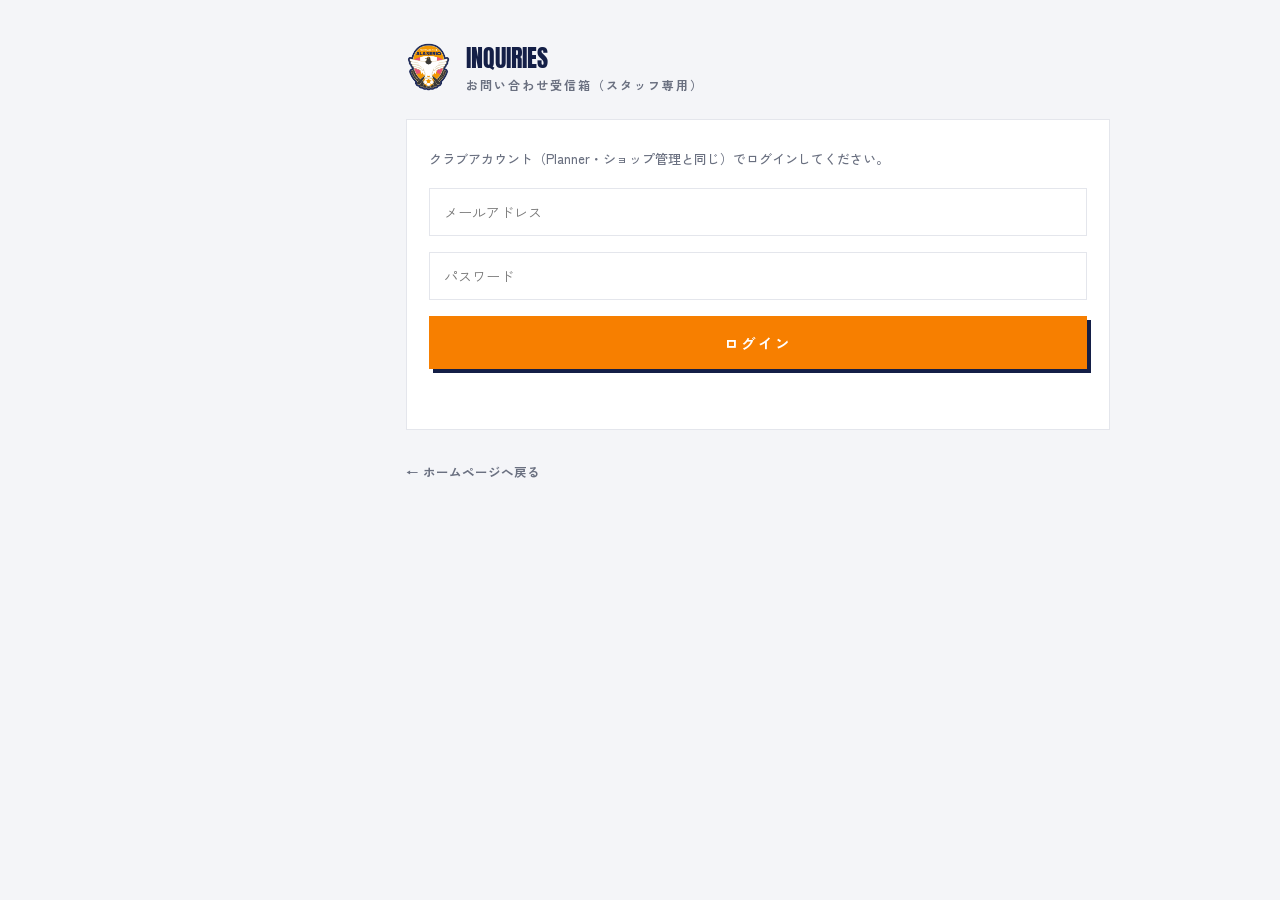
<file: inquiries.html>
<!DOCTYPE html>
<html lang="ja">
<head>
  <meta charset="UTF-8">
  <meta name="viewport" content="width=device-width, initial-scale=1.0">
  <title>お問い合わせ受信箱 | FC ALASERIO</title>
  <link rel="icon" href="assets/logo.png">
  <meta name="robots" content="noindex">
  <link rel="preconnect" href="https://fonts.googleapis.com">
  <link rel="preconnect" href="https://fonts.gstatic.com" crossorigin>
  <link href="https://fonts.googleapis.com/css2?family=Anton&family=Zen+Kaku+Gothic+New:wght@500;700;900&display=swap" rel="stylesheet">
  <link rel="stylesheet" href="css/alaserio.css?v=20261113">
</head>
<body style="background:var(--bg-soft);">

  <main class="page-body" style="padding-top:40px;">
    <div class="container" style="max-width:760px;">

      <div style="display:flex;align-items:center;gap:14px;margin-bottom:26px;">
        <img src="assets/logo.png" alt="FC ALASERIO" style="height:52px;">
        <div>
          <div style="font-family:var(--font-en);font-size:24px;color:var(--navy);text-transform:uppercase;">Inquiries</div>
          <div style="font-size:12px;font-weight:700;color:var(--ink-sub);letter-spacing:2px;">お問い合わせ受信箱（スタッフ専用）</div>
        </div>
      </div>

      <!-- ログイン -->
      <div id="login-box" style="background:#fff;border:1px solid var(--line);padding:26px 22px;">
        <p style="font-size:13px;color:var(--ink-sub);line-height:2;margin-bottom:16px;">
          クラブアカウント（Planner・ショップ管理と同じ）でログインしてください。
        </p>
        <div class="cf-form">
          <input class="cf-input" type="email" id="lg-email" placeholder="メールアドレス" autocomplete="username">
          <input class="cf-input" type="password" id="lg-pw" placeholder="パスワード" autocomplete="current-password">
          <button class="cf-submit" id="lg-btn">ログイン</button>
          <p id="lg-err" style="color:var(--red);font-size:12.5px;font-weight:700;min-height:18px;"></p>
        </div>
      </div>

      <!-- 一覧 -->
      <div id="list-box" style="display:none;">
        <div style="display:flex;justify-content:space-between;align-items:center;margin-bottom:16px;">
          <span id="inq-count" style="font-size:13px;font-weight:700;color:var(--ink-sub);"></span>
          <button class="inq-btn" id="reload-btn">🔄 更新</button>
        </div>
        <div id="inq-list"></div>
      </div>

      <p style="margin-top:30px;"><a href="index.html" style="font-size:12.5px;font-weight:700;color:var(--ink-sub);">← ホームページへ戻る</a></p>
    </div>
  </main>

  <script>
    var API_KEY = 'AIzaSyAZgkCjpPQpjrc25Q-xxXhLRxXpummUKmM';
    var DB = 'https://hp-1-d7bce-default-rtdb.asia-southeast1.firebasedatabase.app';
    var CLUB = 'alaserio';
    var AUTH_KEY = 'inq_auth_' + CLUB;
    var idToken = '', tokenExp = 0;

    function esc(s){ return String(s==null?'':s).replace(/&/g,'&amp;').replace(/</g,'&lt;').replace(/>/g,'&gt;').replace(/"/g,'&quot;'); }
    function authState(){ try { return JSON.parse(localStorage.getItem(AUTH_KEY) || 'null'); } catch(e){ return null; } }

    function login(email, pw){
      return fetch('https://identitytoolkit.googleapis.com/v1/accounts:signInWithPassword?key=' + API_KEY, {
        method: 'POST', headers: {'Content-Type':'application/json'},
        body: JSON.stringify({ email: email, password: pw, returnSecureToken: true })
      }).then(function(r){ return r.json().then(function(d){ return { ok: r.ok, d: d }; }); })
      .then(function(r){
        if(!r.ok) throw new Error('メールアドレスまたはパスワードが違います');
        localStorage.setItem(AUTH_KEY, JSON.stringify({ email: email, refreshToken: r.d.refreshToken }));
        idToken = r.d.idToken; tokenExp = Date.now() + (parseInt(r.d.expiresIn,10)-300)*1000;
      });
    }
    function refresh(){
      var st = authState();
      if(!st || !st.refreshToken) return Promise.resolve('');
      return fetch('https://securetoken.googleapis.com/v1/token?key=' + API_KEY, {
        method:'POST', headers:{'Content-Type':'application/x-www-form-urlencoded'},
        body: 'grant_type=refresh_token&refresh_token=' + encodeURIComponent(st.refreshToken)
      }).then(function(r){ return r.json().then(function(d){ return { ok: r.ok, d: d }; }); })
      .then(function(r){
        if(!r.ok){ localStorage.removeItem(AUTH_KEY); return ''; }
        localStorage.setItem(AUTH_KEY, JSON.stringify({ email: st.email, refreshToken: r.d.refresh_token || st.refreshToken }));
        idToken = r.d.id_token; tokenExp = Date.now() + (parseInt(r.d.expires_in,10)-300)*1000;
        return idToken;
      }).catch(function(){ return ''; });
    }
    function token(){
      if(idToken && Date.now() < tokenExp) return Promise.resolve(idToken);
      return refresh();
    }

    function load(){
      return token().then(function(t){
        if(!t) throw new Error('ログインしてください');
        return fetch(DB + '/contact/' + CLUB + '.json?auth=' + t);
      }).then(function(r){
        if(!r.ok) throw new Error('HTTP ' + r.status);
        return r.json();
      }).then(function(data){
        var list = data ? Object.keys(data).map(function(k){ return Object.assign({ key: k }, data[k]); }) : [];
        list.sort(function(a,b){ return String(b.date||'') < String(a.date||'') ? -1 : 1; }).reverse();
        var pending = list.filter(function(x){ return x.status !== '対応済み'; }).length;
        document.getElementById('inq-count').textContent = '全' + list.length + '件（未対応 ' + pending + '件）';
        document.getElementById('inq-list').innerHTML = list.length === 0
          ? '<p style="color:var(--ink-sub);font-size:13px;">お問い合わせはまだありません</p>'
          : list.map(function(x){
              var done = x.status === '対応済み';
              return '<div class="inq-row' + (done ? ' inq-row--done' : '') + '">' +
                '<div class="inq-meta"><span class="inq-type">' + esc(x.type || 'お問い合わせ') + '</span><span>' + esc(x.date || '') + '</span><span>' + (done ? '✅ 対応済み' : '🔶 未対応') + '</span></div>' +
                '<div class="inq-name" style="margin-top:8px;">' + esc(x.name || '') + '<span style="font-size:12px;font-weight:500;color:var(--ink-sub);margin-left:12px;">' + esc(x.contact || '') + '</span></div>' +
                '<div class="inq-body">' + esc(x.message || '') + '</div>' +
                '<div class="inq-actions"><button class="inq-btn" onclick="toggleStatus(\'' + esc(x.key) + '\', ' + (done ? 'false' : 'true') + ')">' + (done ? '未対応に戻す' : '対応済みにする') + '</button></div>' +
                '</div>';
            }).join('');
        document.getElementById('login-box').style.display = 'none';
        document.getElementById('list-box').style.display = 'block';
      });
    }

    window.toggleStatus = function(key, toDone){
      token().then(function(t){
        return fetch(DB + '/contact/' + CLUB + '/' + key + '/status.json?auth=' + t, {
          method: 'PUT', headers: {'Content-Type':'application/json'},
          body: JSON.stringify(toDone ? '対応済み' : '未対応')
        });
      }).then(function(r){ if(r.ok) load(); });
    };

    document.getElementById('lg-btn').addEventListener('click', function(){
      var email = document.getElementById('lg-email').value.trim();
      var pw = document.getElementById('lg-pw').value;
      var err = document.getElementById('lg-err');
      err.textContent = '';
      if(!email || !pw){ err.textContent = 'メールアドレスとパスワードを入力してください'; return; }
      login(email, pw).then(load).catch(function(e){ err.textContent = e.message; });
    });
    document.getElementById('lg-pw').addEventListener('keydown', function(e){ if(e.key === 'Enter') document.getElementById('lg-btn').click(); });
    document.getElementById('reload-btn').addEventListener('click', load);

    // ログイン済みなら自動表示
    if(authState()){
      var st = authState();
      document.getElementById('lg-email').value = st.email || '';
      load().catch(function(){ /* 再ログイン待ち */ });
    }
  </script>
</body>
</html>
</file>
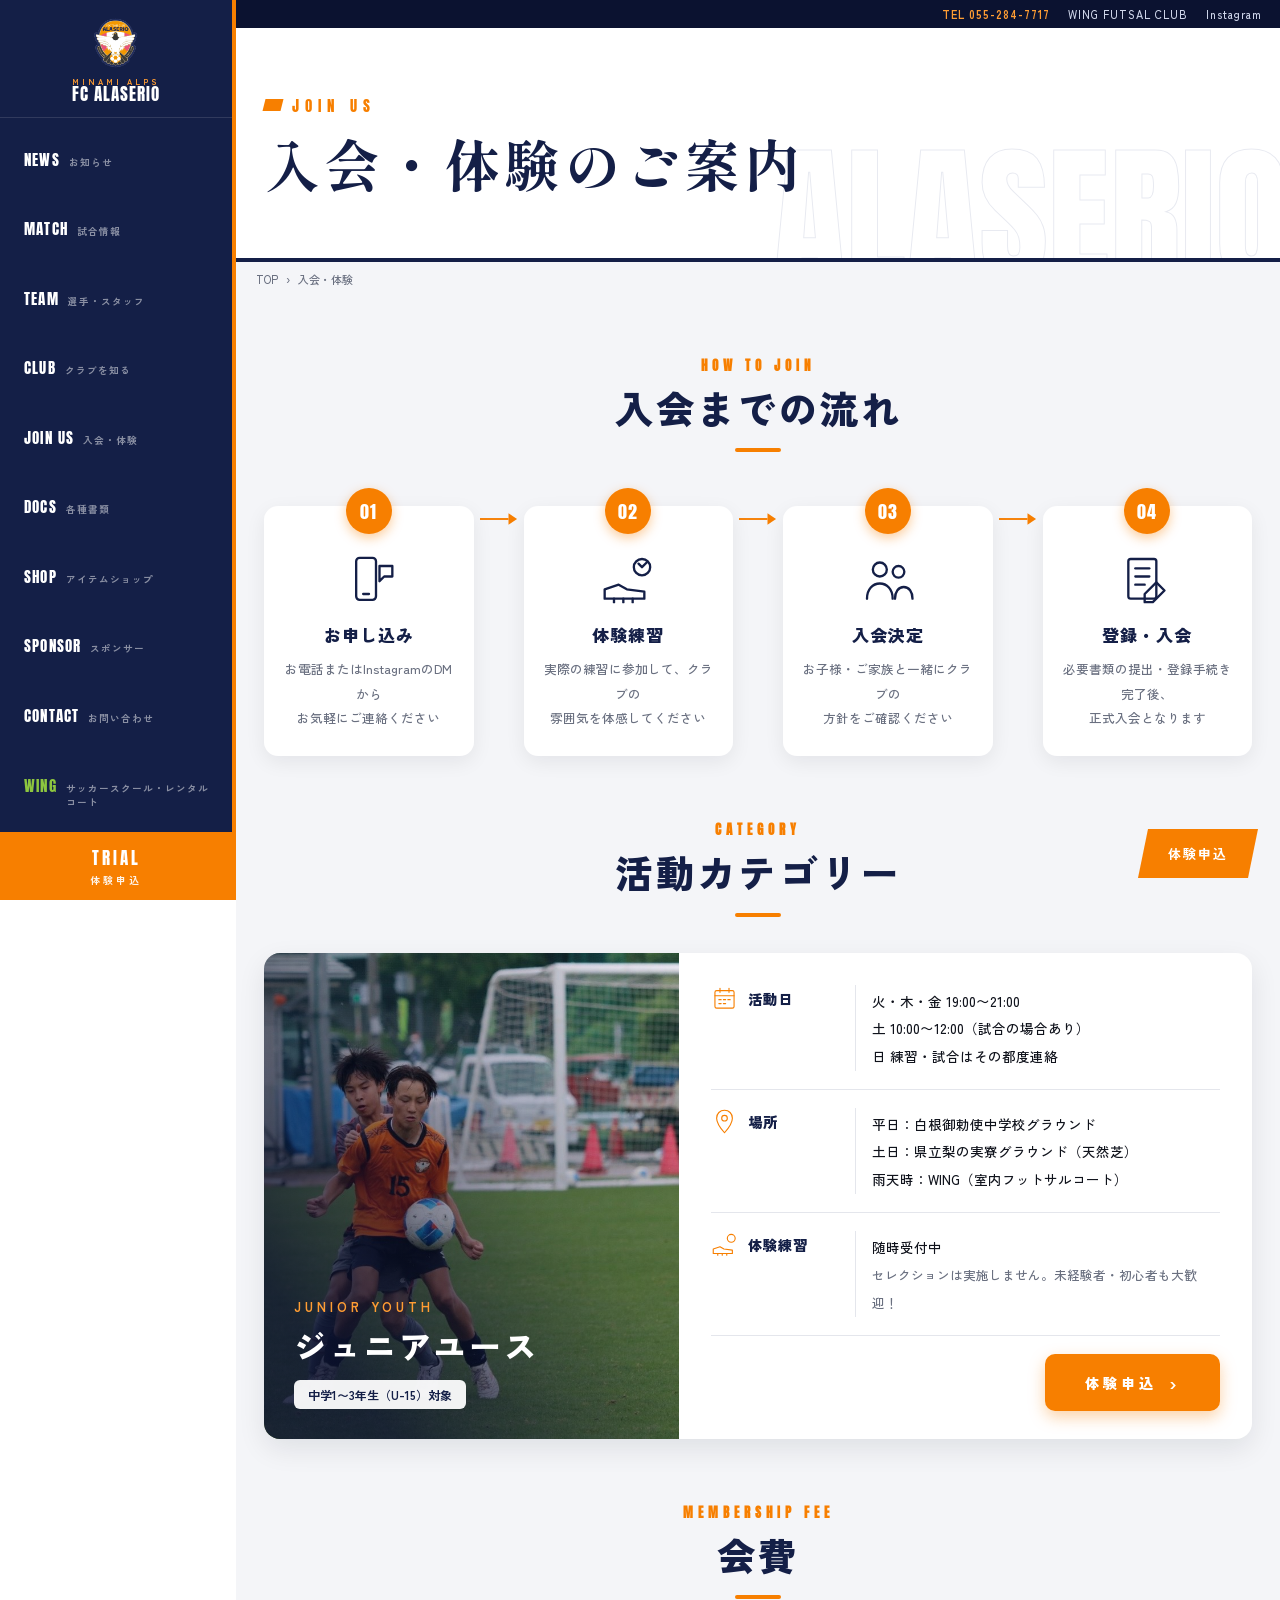
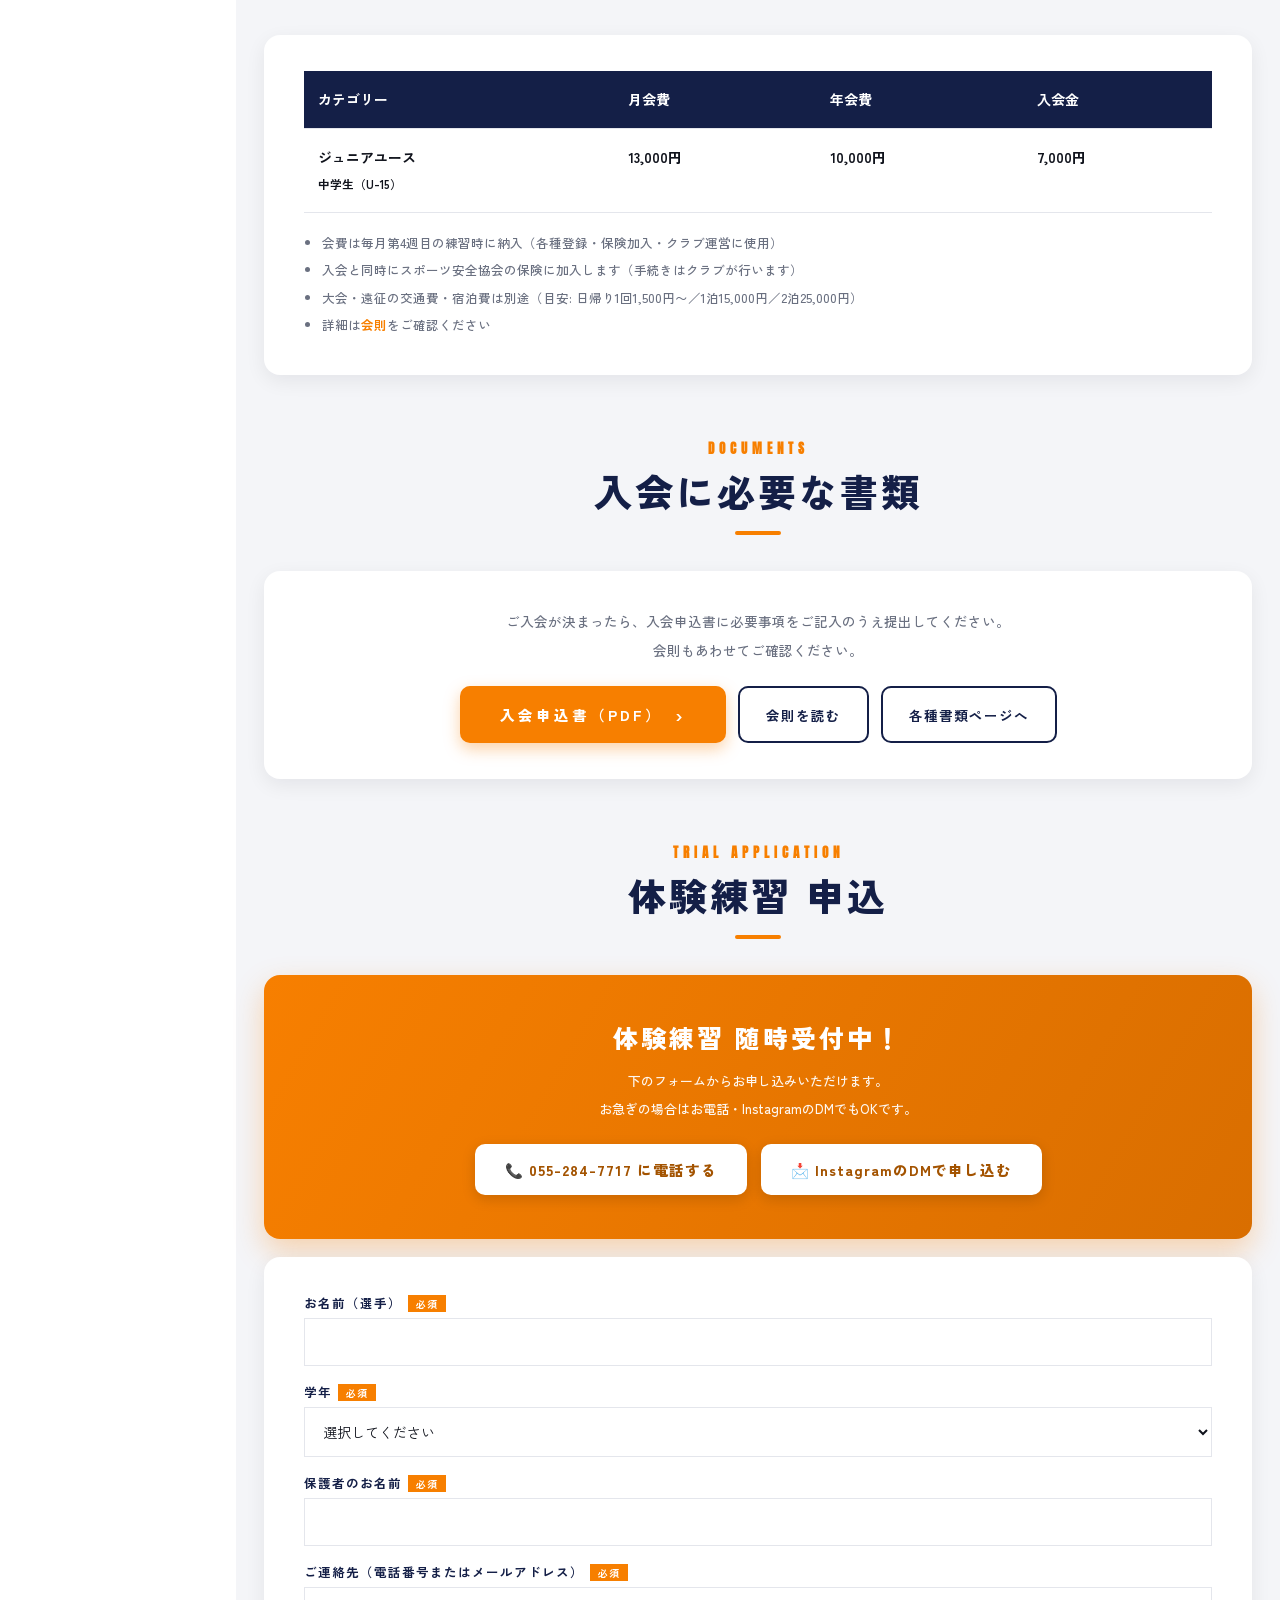
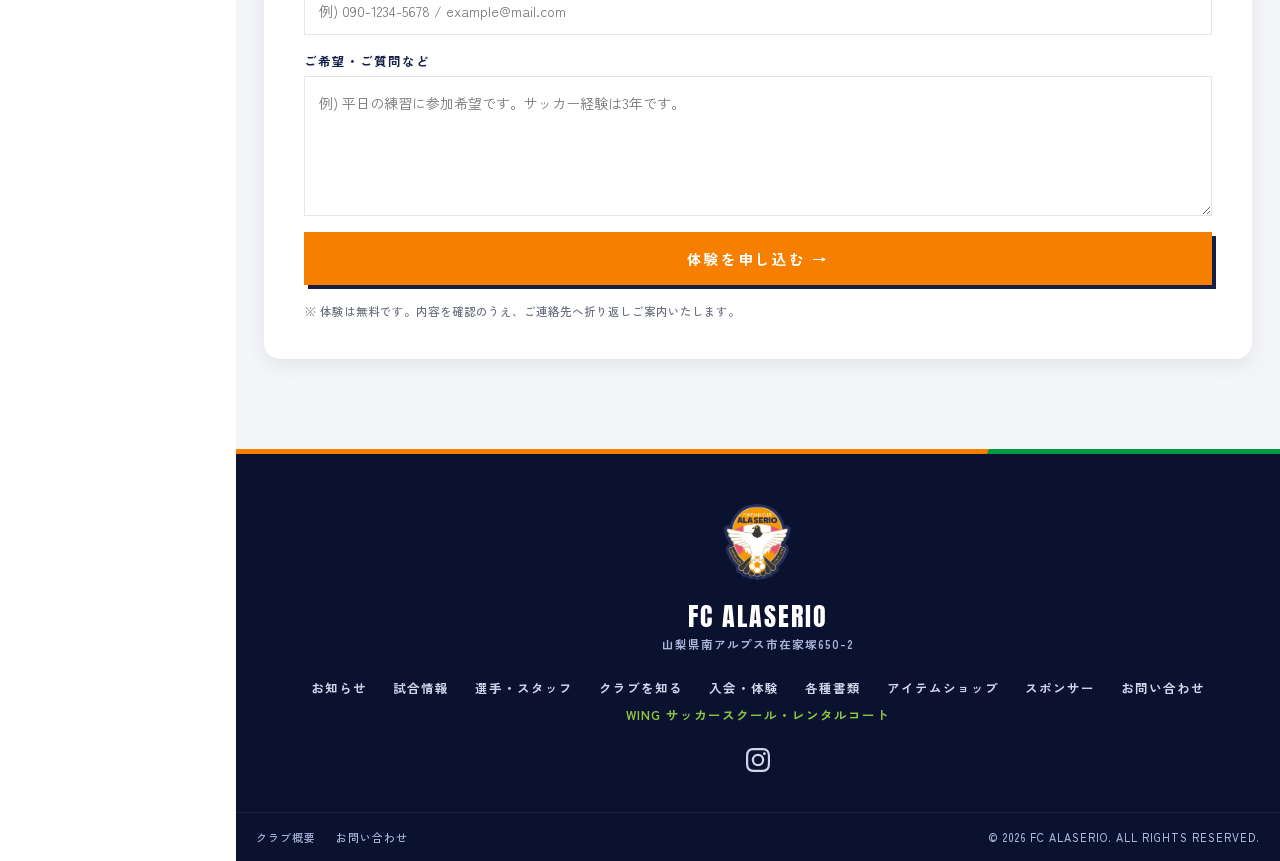
<file: join.html>
<!DOCTYPE html>
<html lang="ja">
<head>
  <meta charset="UTF-8">
  <meta name="viewport" content="width=device-width, initial-scale=1.0">
  <title>入会・体験 | FC ALASERIO</title>
  <link rel="icon" href="assets/logo.png">
  <meta name="description" content="FC ALASERIOの入会・体験案内。中学生年代（U-15）の体験練習を随時受付中です。入会までの流れ・会費・各種書類のご案内。">
  <meta property="og:title" content="入会・体験 | FC ALASERIO">
  <meta property="og:description" content="体験練習随時受付中。入会までの流れ・会費・各種書類のご案内。">
  <meta property="og:type" content="website">
  <link rel="preconnect" href="https://fonts.googleapis.com">
  <link rel="preconnect" href="https://fonts.gstatic.com" crossorigin>
  <link href="https://fonts.googleapis.com/css2?family=Anton&family=Shippori+Mincho+B1:wght@700;800&family=Zen+Kaku+Gothic+New:wght@500;700;900&display=swap" rel="stylesheet">
  <link rel="stylesheet" href="css/alaserio.css?v=20261113">
</head>
<body>

  <!-- ユーティリティバー -->
  <div class="ut">
    <div class="ut-inner">
      <a href="tel:0552847717" class="ut-tel">TEL 055-284-7717</a>
      <a href="https://tabatatsu109-netizen.github.io/wing/" target="_blank" rel="noopener">WING FUTSAL CLUB</a>
      <a href="https://www.instagram.com/alaserio_2019/" target="_blank" rel="noopener">Instagram</a>
    </div>
  </div>

  <!-- ヘッダー -->
  <header class="gh">
    <div class="gh-inner">
      <a href="index.html" class="gh-logo">
        <img id="club-logo" src="assets/logo.png" alt="FC ALASERIO エンブレム">
        <span class="gh-logo-fallback" id="logo-abbr">A</span>
        <span class="gh-logo-text">
          <span class="gh-logo-sub">MINAMI ALPS</span>
          <span class="gh-logo-name">FC ALASERIO</span>
        </span>
      </a>
      <nav class="gh-nav">
        <a href="news.html"><span class="n-en">News</span><span class="n-ja">お知らせ</span></a>
        <a href="matches.html"><span class="n-en">Match</span><span class="n-ja">試合情報</span></a>
        <a href="team.html"><span class="n-en">Team</span><span class="n-ja">選手・スタッフ</span></a>
        <a href="club.html"><span class="n-en">Club</span><span class="n-ja">クラブを知る</span></a>
        <a href="join.html"><span class="n-en">Join us</span><span class="n-ja">入会・体験</span></a>
        <a href="documents.html"><span class="n-en">Docs</span><span class="n-ja">各種書類</span></a>
        <a href="shop/"><span class="n-en">Shop</span><span class="n-ja">アイテムショップ</span></a>
        <a href="sponsors.html"><span class="n-en">Sponsor</span><span class="n-ja">スポンサー</span></a>
        <a href="contact.html"><span class="n-en">Contact</span><span class="n-ja">お問い合わせ</span></a>
        <a href="https://tabatatsu109-netizen.github.io/wing/" target="_blank" rel="noopener" class="nav-wing"><span class="n-en">Wing</span><span class="n-ja">サッカースクール・レンタルコート</span></a>
      </nav>
      <div class="gh-actions">
        <a href="join.html#apply" class="gh-cta">Trial<small>体験申込</small></a>
        <button class="gh-burger" id="hamburger-btn" aria-label="メニューを開く"><span></span><span></span><span></span></button>
      </div>
    </div>
  </header>

  <!-- モバイルメニュー -->
  <nav class="m-nav" id="mobile-nav">
    <button class="m-nav-close" id="mobile-nav-close" aria-label="メニューを閉じる">✕</button>
    <a class="m-link" href="news.html"><span class="n-en">NEWS</span><span class="n-ja">お知らせ</span></a>
    <a class="m-link" href="matches.html"><span class="n-en">MATCH</span><span class="n-ja">試合情報</span></a>
    <a class="m-link" href="team.html"><span class="n-en">TEAM</span><span class="n-ja">選手・スタッフ</span></a>
    <a class="m-link" href="club.html"><span class="n-en">CLUB</span><span class="n-ja">クラブを知る</span></a>
    <a class="m-link" href="join.html"><span class="n-en">JOIN US</span><span class="n-ja">入会・体験</span></a>
    <a class="m-link" href="documents.html"><span class="n-en">DOCS</span><span class="n-ja">各種書類</span></a>
    <a class="m-link" href="shop/"><span class="n-en">SHOP</span><span class="n-ja">アイテムショップ</span></a>
    <a class="m-link" href="sponsors.html"><span class="n-en">SPONSOR</span><span class="n-ja">スポンサー</span></a>
    <a class="m-link" href="contact.html"><span class="n-en">CONTACT</span><span class="n-ja">お問い合わせ</span></a>
    <a class="m-link nav-wing" href="https://tabatatsu109-netizen.github.io/wing/" target="_blank" rel="noopener"><span class="n-en">WING</span><span class="n-ja">サッカースクール・レンタルコート</span></a>
    <div class="m-nav-ctas">
      <a href="join.html#apply" class="m-cta-trial">体験申込はこちら</a>
    </div>
  </nav>

  <!-- ページヒーロー -->
  <section class="page-hero">
    <div class="page-hero-inner">
      <div class="ph-en">Join us</div>
      <div class="ph-ja">入会・体験のご案内</div>
    </div>
  </section>
  <div class="breadcrumb"><div class="breadcrumb-inner"><a href="index.html">TOP</a><span>›</span><span>入会・体験</span></div></div>

  <main class="page-body jn-body">
    <div class="container">

      <!-- 入会までの流れ -->
      <section class="jn-sec">
        <div class="jn-head">
          <span class="en">How to Join</span>
          <span class="ja">入会までの流れ</span>
        </div>
        <div class="jn-steps">
          <div class="jn-step">
            <div class="jn-step-no">01</div>
            <span class="jn-step-icon"><svg viewBox="0 0 48 48"><rect x="13" y="5" width="17" height="36" rx="3"/><line x1="19" y1="36" x2="24" y2="36"/><path d="M33 12h11v9h-7l-4 4v-4z"/></svg></span>
            <div class="jn-step-title">お申し込み</div>
            <p class="jn-step-desc">お電話またはInstagramのDMから<br>お気軽にご連絡ください</p>
          </div>
          <span class="jn-arrow"><svg viewBox="0 0 40 14"><line x1="0" y1="7" x2="30" y2="7"/><path d="M30 1 L39 7 L30 13 Z"/></svg></span>
          <div class="jn-step">
            <div class="jn-step-no">02</div>
            <span class="jn-step-icon"><svg viewBox="0 0 48 48"><circle cx="36" cy="13" r="7"/><path d="M33 10l3 3 4-4"/><path d="M4 32l12-4 7 4 15 2v6H4z"/><line x1="12" y1="40" x2="12" y2="43"/><line x1="20" y1="40" x2="20" y2="43"/><line x1="28" y1="40" x2="28" y2="43"/></svg></span>
            <div class="jn-step-title">体験練習</div>
            <p class="jn-step-desc">実際の練習に参加して、クラブの<br>雰囲気を体感してください</p>
          </div>
          <span class="jn-arrow"><svg viewBox="0 0 40 14"><line x1="0" y1="7" x2="30" y2="7"/><path d="M30 1 L39 7 L30 13 Z"/></svg></span>
          <div class="jn-step">
            <div class="jn-step-no">03</div>
            <span class="jn-step-icon"><svg viewBox="0 0 48 48"><circle cx="17" cy="15" r="6"/><circle cx="33" cy="17" r="5"/><path d="M6 40c0-8 5-13 11-13s11 5 11 13"/><path d="M30 40c0-6 3-10 7.5-10S45 34 45 40"/></svg></span>
            <div class="jn-step-title">入会決定</div>
            <p class="jn-step-desc">お子様・ご家族と一緒にクラブの<br>方針をご確認ください</p>
          </div>
          <span class="jn-arrow"><svg viewBox="0 0 40 14"><line x1="0" y1="7" x2="30" y2="7"/><path d="M30 1 L39 7 L30 13 Z"/></svg></span>
          <div class="jn-step">
            <div class="jn-step-no">04</div>
            <span class="jn-step-icon"><svg viewBox="0 0 48 48"><rect x="8" y="6" width="24" height="34" rx="2"/><line x1="14" y1="14" x2="26" y2="14"/><line x1="14" y1="21" x2="26" y2="21"/><line x1="14" y1="28" x2="22" y2="28"/><path d="M32 26l7 7-10 10h-7v-7z"/></svg></span>
            <div class="jn-step-title">登録・入会</div>
            <p class="jn-step-desc">必要書類の提出・登録手続き完了後、<br>正式入会となります</p>
          </div>
        </div>
      </section>

      <!-- 活動カテゴリー -->
      <section class="jn-sec">
        <div class="jn-head">
          <span class="en">Category</span>
          <span class="ja">活動カテゴリー</span>
        </div>
        <div class="jn-cat">
          <div class="jn-cat-photo" style="background-image:url('assets/photo-match01.jpg')">
            <div class="jn-cat-photo-body">
              <div class="jn-cat-en">Junior Youth</div>
              <div class="jn-cat-name">ジュニアユース</div>
              <span class="jn-cat-chip">中学1〜3年生（U-15）対象</span>
            </div>
          </div>
          <div class="jn-cat-info">
            <div class="jn-row">
              <div class="jn-row-l"><svg viewBox="0 0 48 48"><rect x="7" y="10" width="34" height="31" rx="3"/><line x1="7" y1="19" x2="41" y2="19"/><line x1="16" y1="6" x2="16" y2="13"/><line x1="32" y1="6" x2="32" y2="13"/><line x1="14" y1="26" x2="18" y2="26"/><line x1="22" y1="26" x2="26" y2="26"/><line x1="30" y1="26" x2="34" y2="26"/><line x1="14" y1="33" x2="18" y2="33"/><line x1="22" y1="33" x2="26" y2="33"/></svg>活動日</div>
              <div class="jn-row-c">火・木・金 19:00〜21:00<br>土 10:00〜12:00（試合の場合あり）<br>日 練習・試合はその都度連絡</div>
            </div>
            <div class="jn-row">
              <div class="jn-row-l"><svg viewBox="0 0 48 48"><path d="M24 4C16 4 10 10 10 18c0 10 14 26 14 26s14-16 14-26c0-8-6-14-14-14z"/><circle cx="24" cy="18" r="5"/></svg>場所</div>
              <div class="jn-row-c">平日：白根御勅使中学校グラウンド<br>土日：県立梨の実寮グラウンド（天然芝）<br>雨天時：WING（室内フットサルコート）</div>
            </div>
            <div class="jn-row">
              <div class="jn-row-l"><svg viewBox="0 0 48 48"><circle cx="36" cy="13" r="7"/><path d="M4 32l12-4 7 4 15 2v6H4z"/><line x1="12" y1="40" x2="12" y2="43"/><line x1="20" y1="40" x2="20" y2="43"/><line x1="28" y1="40" x2="28" y2="43"/></svg>体験練習</div>
              <div class="jn-row-c">随時受付中<br><span style="color:var(--ink-sub);font-size:12.5px;">セレクションは実施しません。未経験者・初心者も大歓迎！</span></div>
            </div>
            <div class="jn-cat-cta"><a href="#apply" class="jn-btn">体験申込</a></div>
          </div>
        </div>
      </section>

      <!-- 会費 -->
      <section class="jn-sec">
        <div class="jn-head">
          <span class="en">Membership Fee</span>
          <span class="ja">会費</span>
        </div>
        <div class="jn-card">
          <div style="overflow-x:auto;">
            <table class="club-table fee-table">
              <tr><th>カテゴリー</th><th>月会費</th><th>年会費</th><th>入会金</th></tr>
              <tr><td>ジュニアユース<br><small>中学生（U-15）</small></td><td>13,000円</td><td>10,000円</td><td>7,000円</td></tr>
            </table>
          </div>
          <ul class="jn-notes">
            <li>会費は毎月第4週目の練習時に納入（各種登録・保険加入・クラブ運営に使用）</li>
            <li>入会と同時にスポーツ安全協会の保険に加入します（手続きはクラブが行います）</li>
            <li>大会・遠征の交通費・宿泊費は別途（目安: 日帰り1回1,500円〜／1泊15,000円／2泊25,000円）</li>
            <li>詳細は<a href="rules.html" style="color:var(--orange);font-weight:700;">会則</a>をご確認ください</li>
          </ul>
        </div>
      </section>

      <!-- 各種書類 -->
      <section class="jn-sec">
        <div class="jn-head">
          <span class="en">Documents</span>
          <span class="ja">入会に必要な書類</span>
        </div>
        <div class="jn-card" style="text-align:center;">
          <p style="color:var(--ink-sub);font-size:13.5px;line-height:2.1;margin-bottom:22px;">
            ご入会が決まったら、入会申込書に必要事項をご記入のうえ提出してください。<br>会則もあわせてご確認ください。
          </p>
          <div style="display:flex;flex-wrap:wrap;justify-content:center;gap:12px;">
            <a href="docs/entry-form.pdf" target="_blank" class="jn-btn">入会申込書（PDF）</a>
            <a href="rules.html" class="jn-btn-o">会則を読む</a>
            <a href="documents.html" class="jn-btn-o">各種書類ページへ</a>
          </div>
        </div>
      </section>

      <!-- 体験申込 -->
      <section class="jn-sec" id="apply" style="margin-bottom:0;">
        <div class="jn-head">
          <span class="en">Trial Application</span>
          <span class="ja">体験練習 申込</span>
        </div>
        <div class="jn-apply">
          <div class="jn-apply-title">体験練習 随時受付中！</div>
          <p class="jn-apply-desc">
            下のフォームからお申し込みいただけます。<br>
            お急ぎの場合はお電話・InstagramのDMでもOKです。
          </p>
          <div class="jn-apply-btns">
            <a href="tel:0552847717" class="jn-btn-w">📞 055-284-7717 に電話する</a>
            <a href="https://www.instagram.com/alaserio_2019/" target="_blank" rel="noopener" class="jn-btn-w">📩 InstagramのDMで申し込む</a>
          </div>
        </div>

        <!-- 体験申込フォーム -->
        <div class="jn-card" style="margin-top:18px;">
          <form class="cf-form" id="trial-form">
            <div class="cf-group">
              <label class="cf-label">お名前（選手）<span class="req">必須</span></label>
              <input class="cf-input" type="text" id="tf-name" required>
            </div>
            <div class="cf-group">
              <label class="cf-label">学年<span class="req">必須</span></label>
              <select class="cf-select" id="tf-grade" required>
                <option value="" disabled selected>選択してください</option>
                <option>小学6年生</option>
                <option>中学1年生</option>
                <option>中学2年生</option>
                <option>中学3年生</option>
                <option>その他</option>
              </select>
            </div>
            <div class="cf-group">
              <label class="cf-label">保護者のお名前<span class="req">必須</span></label>
              <input class="cf-input" type="text" id="tf-parent" required>
            </div>
            <div class="cf-group">
              <label class="cf-label">ご連絡先（電話番号またはメールアドレス）<span class="req">必須</span></label>
              <input class="cf-input" type="text" id="tf-contact" required placeholder="例) 090-1234-5678 / example@mail.com">
            </div>
            <div class="cf-group">
              <label class="cf-label">ご希望・ご質問など</label>
              <textarea class="cf-textarea" id="tf-message" placeholder="例) 平日の練習に参加希望です。サッカー経験は3年です。"></textarea>
            </div>
            <button type="submit" class="cf-submit" id="tf-submit">体験を申し込む →</button>
            <p class="cf-note">※ 体験は無料です。内容を確認のうえ、ご連絡先へ折り返しご案内いたします。</p>
          </form>
          <div class="cf-done" id="tf-done" style="display:none;">
            ✅ 体験のお申し込みを受け付けました！<br>クラブより折り返しご連絡いたします。
          </div>
        </div>
      </section>

    </div>
  </main>

  <!-- フッター -->
  <footer class="gf">
    <div class="gf-top">
      <div class="gf-top-inner">
        <div class="gf-brand">
          <img src="assets/logo.png" alt="FC ALASERIO">
          <div>
            <div class="gf-brand-name" id="footer-club-name">FC ALASERIO</div>
            <div class="gf-brand-sub" id="footer-address">山梨県南アルプス市在家塚650-2</div>
          </div>
        </div>
        <nav class="gf-nav">
          <a href="news.html">お知らせ</a>
          <a href="matches.html">試合情報</a>
          <a href="team.html">選手・スタッフ</a>
          <a href="club.html">クラブを知る</a>
          <a href="join.html">入会・体験</a>
          <a href="documents.html">各種書類</a>
          <a href="shop/">アイテムショップ</a>
          <a href="sponsors.html">スポンサー</a>
          <a href="contact.html">お問い合わせ</a>
          <a href="https://tabatatsu109-netizen.github.io/wing/" target="_blank" rel="noopener" class="nav-wing">WING サッカースクール・レンタルコート</a>
        </nav>
        <div class="gf-sns">
          <a href="https://www.instagram.com/alaserio_2019/" target="_blank" rel="noopener" aria-label="Instagram"><svg viewBox="0 0 24 24"><path d="M12 2.2c3.2 0 3.6 0 4.9.1 3.3.1 4.8 1.7 4.9 4.9.1 1.3.1 1.6.1 4.8s0 3.6-.1 4.8c-.1 3.2-1.7 4.8-4.9 4.9-1.3.1-1.6.1-4.9.1-3.2 0-3.6 0-4.8-.1-3.3-.1-4.8-1.7-4.9-4.9-.1-1.3-.1-1.6-.1-4.8s0-3.6.1-4.8C2.4 4 4 2.4 7.2 2.3c1.2-.1 1.6-.1 4.8-.1zM12 0C8.7 0 8.3 0 7.1.1 2.7.3.3 2.7.1 7.1 0 8.3 0 8.7 0 12s0 3.7.1 4.9c.2 4.4 2.6 6.8 7 7 1.2.1 1.6.1 4.9.1s3.7 0 4.9-.1c4.4-.2 6.8-2.6 7-7 .1-1.2.1-1.6.1-4.9s0-3.7-.1-4.9c-.2-4.4-2.6-6.8-7-7C15.7 0 15.3 0 12 0zm0 5.8a6.2 6.2 0 1 0 0 12.4 6.2 6.2 0 0 0 0-12.4zM12 16a4 4 0 1 1 0-8 4 4 0 0 1 0 8zm6.4-11.8a1.4 1.4 0 1 0 0 2.9 1.4 1.4 0 0 0 0-2.9z"/></svg></a>
        </div>
      </div>
    </div>
    <div class="gf-bottom">
      <div class="gf-bottom-inner">
        <div class="gf-legal">
          <a href="club.html">クラブ概要</a>
          <a href="contact.html">お問い合わせ</a>
        </div>
        <span>© <span id="footer-year"></span> <span id="footer-club-name-copy">FC ALASERIO</span>. ALL RIGHTS RESERVED.</span>
      </div>
    </div>
  </footer>

  <!-- フローティングCTA -->
  <div class="float-btns">
    <a href="join.html#apply" class="fb-trial">体験申込</a>
  </div>

  <script src="js/config-loader.js?v=20261022a"></script>
  <script src="js/mobile-experience.js?v=20261108"></script>
  <script>
    document.getElementById('footer-year').textContent = new Date().getFullYear();
    var mobileNav = document.getElementById('mobile-nav');
    document.getElementById('hamburger-btn').addEventListener('click', function(){ mobileNav.classList.add('open'); });
    document.getElementById('mobile-nav-close').addEventListener('click', function(){ mobileNav.classList.remove('open'); });
    mobileNav.querySelectorAll('a').forEach(function(a){ a.addEventListener('click', function(){ mobileNav.classList.remove('open'); }); });
    ConfigLoader.apply({ pageTitle: '入会・体験' });

    // 体験申込フォーム送信
    //  ① Formspree → クラブのメールに通知
    //  ② Firebase /contact/alaserio → 受信箱(inquiries.html)にも記録
    document.getElementById('trial-form').addEventListener('submit', function(e){
      e.preventDefault();
      var btn = document.getElementById('tf-submit');
      btn.disabled = true; btn.textContent = '送信中...';
      var pad = function(n){ return n < 10 ? '0' + n : '' + n; };
      var d = new Date();
      var name = document.getElementById('tf-name').value.trim();
      var grade = document.getElementById('tf-grade').value;
      var parent = document.getElementById('tf-parent').value.trim();
      var contact = document.getElementById('tf-contact').value.trim();
      var message = document.getElementById('tf-message').value.trim();
      var dateStr = d.getFullYear() + '-' + pad(d.getMonth()+1) + '-' + pad(d.getDate()) + ' ' + pad(d.getHours()) + ':' + pad(d.getMinutes());

      var mailBody = {
        '_subject': '【FCアラセリオHP】体験申込：' + name + 'さん（' + grade + '）',
        'お名前（選手）': name, '学年': grade, '保護者のお名前': parent,
        'ご連絡先': contact, 'ご希望・ご質問': message || '（なし）'
      };
      if (/^[^\s@]+@[^\s@]+\.[^\s@]+$/.test(contact)) mailBody['_replyto'] = contact;

      fetch('https://formspree.io/f/mvkozzvw', {
        method: 'POST',
        headers: { 'Accept': 'application/json', 'Content-Type': 'application/json' },
        body: JSON.stringify(mailBody)
      }).then(function(res){
        if(!res.ok) throw new Error('HTTP ' + res.status);
        fetch('https://hp-1-d7bce-default-rtdb.asia-southeast1.firebasedatabase.app/contact/alaserio.json', {
          method: 'POST',
          headers: { 'Content-Type': 'application/json' },
          body: JSON.stringify({
            name: name + '（' + grade + '） / 保護者: ' + parent,
            contact: contact, type: '体験申込',
            message: message || '（記入なし）', date: dateStr, status: '未対応'
          })
        }).catch(function(){});
        document.getElementById('trial-form').style.display = 'none';
        document.getElementById('tf-done').style.display = 'block';
      }).catch(function(){
        btn.disabled = false; btn.textContent = '体験を申し込む →';
        alert('送信に失敗しました。お手数ですがお電話（055-284-7717）にてご連絡ください。');
      });
    });
  </script>
</body>
</html>
</file>
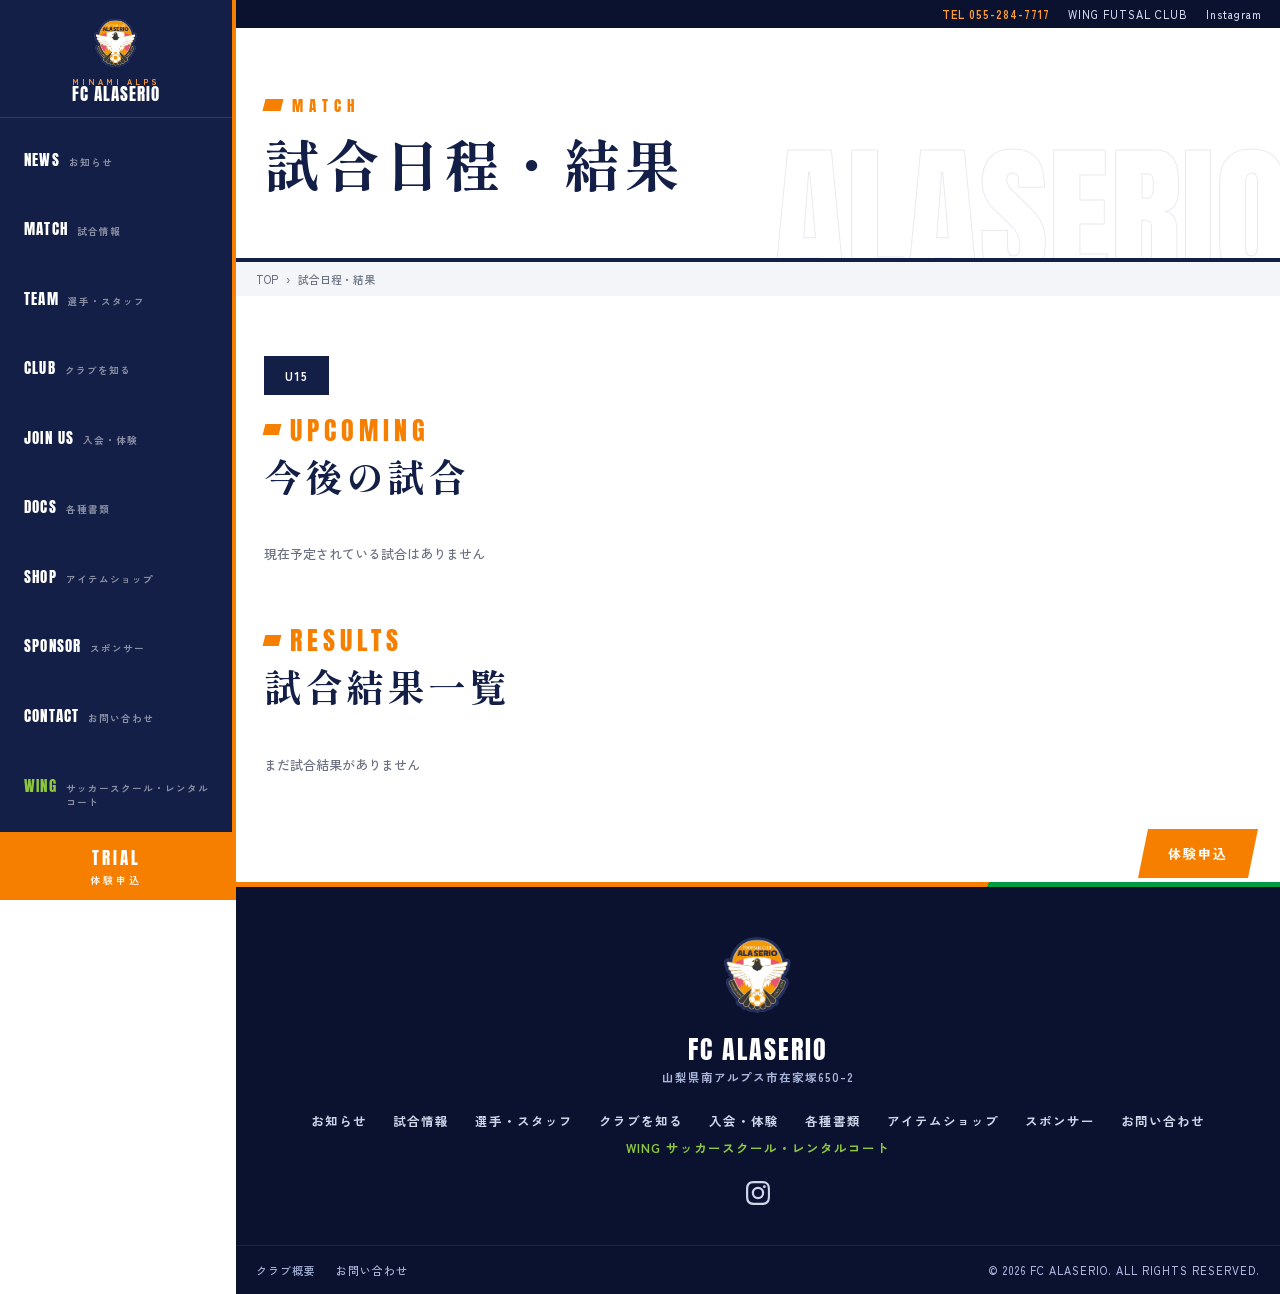
<file: matches.html>
<!DOCTYPE html>
<html lang="ja">
<head>
  <meta charset="UTF-8">
  <meta name="viewport" content="width=device-width, initial-scale=1.0, viewport-fit=cover">
  <meta name="theme-color" content="#141f47">
  <link rel="icon" href="assets/logo.png">
  <title>試合日程・結果 | FC ALASERIO</title>
  <meta name="description" content="FC ALASERIOの試合日程・結果一覧。U-15の公式戦情報をお届けします。">
  <meta property="og:title" content="試合日程・結果 | FC ALASERIO">
  <meta property="og:description" content="U-15の公式戦・試合日程と結果をお届けします。">
  <meta property="og:type" content="website">
  <link rel="preconnect" href="https://fonts.googleapis.com">
  <link rel="preconnect" href="https://fonts.gstatic.com" crossorigin>
  <link href="https://fonts.googleapis.com/css2?family=Anton&family=Shippori+Mincho+B1:wght@700;800&family=Zen+Kaku+Gothic+New:wght@500;700;900&display=swap" rel="stylesheet">
  <link rel="stylesheet" href="css/alaserio.css?v=20261113">
</head>
<body>

  <!-- ユーティリティバー -->
  <div class="ut">
    <div class="ut-inner">
      <a href="tel:0552847717" class="ut-tel">TEL 055-284-7717</a>
      <a href="https://tabatatsu109-netizen.github.io/wing/" target="_blank" rel="noopener">WING FUTSAL CLUB</a>
      <a href="https://www.instagram.com/alaserio_2019/" target="_blank" rel="noopener">Instagram</a>
    </div>
  </div>

  <!-- ヘッダー -->
  <header class="gh">
    <div class="gh-inner">
      <a href="index.html" class="gh-logo">
        <img id="club-logo" src="assets/logo.png" alt="FC ALASERIO エンブレム">
        <span class="gh-logo-fallback" id="logo-abbr">A</span>
        <span class="gh-logo-text">
          <span class="gh-logo-sub">MINAMI ALPS</span>
          <span class="gh-logo-name">FC ALASERIO</span>
        </span>
      </a>
      <nav class="gh-nav">
        <a href="news.html"><span class="n-en">News</span><span class="n-ja">お知らせ</span></a>
        <a href="matches.html"><span class="n-en">Match</span><span class="n-ja">試合情報</span></a>
        <a href="team.html"><span class="n-en">Team</span><span class="n-ja">選手・スタッフ</span></a>
        <a href="club.html"><span class="n-en">Club</span><span class="n-ja">クラブを知る</span></a>
        <a href="join.html"><span class="n-en">Join us</span><span class="n-ja">入会・体験</span></a>
        <a href="documents.html"><span class="n-en">Docs</span><span class="n-ja">各種書類</span></a>
        <a href="shop/"><span class="n-en">Shop</span><span class="n-ja">アイテムショップ</span></a>
        <a href="sponsors.html"><span class="n-en">Sponsor</span><span class="n-ja">スポンサー</span></a>
        <a href="contact.html"><span class="n-en">Contact</span><span class="n-ja">お問い合わせ</span></a>
        <a href="https://tabatatsu109-netizen.github.io/wing/" target="_blank" rel="noopener" class="nav-wing"><span class="n-en">Wing</span><span class="n-ja">サッカースクール・レンタルコート</span></a>
      </nav>
      <div class="gh-actions">
        <a href="join.html#apply" class="gh-cta">Trial<small>体験申込</small></a>
        <button class="gh-burger" id="hamburger-btn" aria-label="メニューを開く"><span></span><span></span><span></span></button>
      </div>
    </div>
  </header>

  <!-- モバイルメニュー -->
  <nav class="m-nav" id="mobile-nav">
    <button class="m-nav-close" id="mobile-nav-close" aria-label="メニューを閉じる">✕</button>
    <a class="m-link" href="news.html"><span class="n-en">NEWS</span><span class="n-ja">お知らせ</span></a>
    <a class="m-link" href="matches.html"><span class="n-en">MATCH</span><span class="n-ja">試合情報</span></a>
    <a class="m-link" href="team.html"><span class="n-en">TEAM</span><span class="n-ja">選手・スタッフ</span></a>
    <a class="m-link" href="club.html"><span class="n-en">CLUB</span><span class="n-ja">クラブを知る</span></a>
    <a class="m-link" href="join.html"><span class="n-en">JOIN US</span><span class="n-ja">入会・体験</span></a>
    <a class="m-link" href="documents.html"><span class="n-en">DOCS</span><span class="n-ja">各種書類</span></a>
    <a class="m-link" href="shop/"><span class="n-en">SHOP</span><span class="n-ja">アイテムショップ</span></a>
    <a class="m-link" href="sponsors.html"><span class="n-en">SPONSOR</span><span class="n-ja">スポンサー</span></a>
    <a class="m-link" href="contact.html"><span class="n-en">CONTACT</span><span class="n-ja">お問い合わせ</span></a>
    <a class="m-link nav-wing" href="https://tabatatsu109-netizen.github.io/wing/" target="_blank" rel="noopener"><span class="n-en">WING</span><span class="n-ja">サッカースクール・レンタルコート</span></a>
    <div class="m-nav-ctas">
      <a href="join.html#apply" class="m-cta-trial">体験申込</a>
    </div>
  </nav>

  <!-- ページヒーロー -->
  <section class="page-hero">
    <div class="page-hero-inner">
      <div class="ph-en">MATCH</div>
      <div class="ph-ja">試合日程・結果</div>
    </div>
  </section>
  <div class="breadcrumb"><div class="breadcrumb-inner"><a href="index.html">TOP</a><span>›</span><span>試合日程・結果</span></div></div>

  <main class="page-body">
    <div class="container">

      <!-- カテゴリタブ -->
      <div class="filter-bar" id="tab-buttons"></div>

      <!-- 今後の試合 -->
      <div class="sec-head">
        <span class="sec-en" style="font-size:26px;">UPCOMING</span>
        <span class="sec-ja">今後の試合</span>
      </div>
      <div class="upcoming-grid" id="upcoming-grid"><p class="no-data">読み込み中...</p></div>

      <!-- 日程・結果一覧 -->
      <div class="sec-head">
        <span class="sec-en" style="font-size:26px;">RESULTS</span>
        <span class="sec-ja">試合結果一覧</span>
      </div>
      <div id="sched-groups"><p class="no-data">読み込み中...</p></div>

    </div>
  </main>

  <!-- フッター -->
  <footer class="gf">
    <div class="gf-top">
      <div class="gf-top-inner">
        <div class="gf-brand">
          <img src="assets/logo.png" alt="FC ALASERIO">
          <div>
            <div class="gf-brand-name" id="footer-club-name">FC ALASERIO</div>
            <div class="gf-brand-sub" id="footer-address">山梨県南アルプス市在家塚650-2</div>
          </div>
        </div>
        <nav class="gf-nav">
          <a href="news.html">お知らせ</a>
          <a href="matches.html">試合情報</a>
          <a href="team.html">選手・スタッフ</a>
          <a href="club.html">クラブを知る</a>
          <a href="join.html">入会・体験</a>
          <a href="documents.html">各種書類</a>
          <a href="shop/">アイテムショップ</a>
          <a href="sponsors.html">スポンサー</a>
          <a href="contact.html">お問い合わせ</a>
          <a href="https://tabatatsu109-netizen.github.io/wing/" target="_blank" rel="noopener" class="nav-wing">WING サッカースクール・レンタルコート</a>
        </nav>
        <div class="gf-sns">
          <a href="https://www.instagram.com/alaserio_2019/" target="_blank" rel="noopener" aria-label="Instagram"><svg viewBox="0 0 24 24"><path d="M12 2.2c3.2 0 3.6 0 4.9.1 3.3.1 4.8 1.7 4.9 4.9.1 1.3.1 1.6.1 4.8s0 3.6-.1 4.8c-.1 3.2-1.7 4.8-4.9 4.9-1.3.1-1.6.1-4.9.1-3.2 0-3.6 0-4.8-.1-3.3-.1-4.8-1.7-4.9-4.9-.1-1.3-.1-1.6-.1-4.8s0-3.6.1-4.8C2.4 4 4 2.4 7.2 2.3c1.2-.1 1.6-.1 4.8-.1zM12 0C8.7 0 8.3 0 7.1.1 2.7.3.3 2.7.1 7.1 0 8.3 0 8.7 0 12s0 3.7.1 4.9c.2 4.4 2.6 6.8 7 7 1.2.1 1.6.1 4.9.1s3.7 0 4.9-.1c4.4-.2 6.8-2.6 7-7 .1-1.2.1-1.6.1-4.9s0-3.7-.1-4.9c-.2-4.4-2.6-6.8-7-7C15.7 0 15.3 0 12 0zm0 5.8a6.2 6.2 0 1 0 0 12.4 6.2 6.2 0 0 0 0-12.4zM12 16a4 4 0 1 1 0-8 4 4 0 0 1 0 8zm6.4-11.8a1.4 1.4 0 1 0 0 2.9 1.4 1.4 0 0 0 0-2.9z"/></svg></a>
        </div>
      </div>
    </div>
    <div class="gf-bottom">
      <div class="gf-bottom-inner">
        <div class="gf-legal">
          <a href="club.html">クラブ概要</a>
          <a href="contact.html">お問い合わせ</a>
        </div>
        <span>© <span id="footer-year"></span> <span id="footer-club-name-copy">FC ALASERIO</span>. ALL RIGHTS RESERVED.</span>
      </div>
    </div>
  </footer>

  <!-- フローティングCTA -->
  <div class="float-btns">
    <a href="join.html#apply" class="fb-trial">体験申込</a>
  </div>

  <!-- 試合結果 詳細モーダル（トップ・お知らせと同じ部品） -->
  <div class="nd-overlay" id="news-detail-overlay" role="dialog" aria-modal="true" aria-labelledby="news-detail-title">
    <div class="nd-box">
      <button class="nd-close" id="news-detail-close" aria-label="閉じる">✕</button>
      <div class="nd-meta">
        <span class="nd-tag" id="news-detail-tag"></span>
        <span class="nd-date" id="news-detail-date"></span>
      </div>
      <h3 class="nd-title" id="news-detail-title"></h3>
      <img class="nd-image" id="news-detail-image" alt="">
      <p class="nd-body" id="news-detail-body"></p>
    </div>
  </div>

  <script src="js/config-loader.js?v=20261022a"></script>
  <script src="js/mobile-experience.js?v=20261108"></script>
  <script>
    document.getElementById('footer-year').textContent = new Date().getFullYear();
    var mobileNav = document.getElementById('mobile-nav');
    document.getElementById('hamburger-btn').addEventListener('click', function(){ mobileNav.classList.add('open'); });
    document.getElementById('mobile-nav-close').addEventListener('click', function(){ mobileNav.classList.remove('open'); });

    function esc(s){ return String(s==null?'':s).replace(/&/g,'&amp;').replace(/</g,'&lt;').replace(/>/g,'&gt;').replace(/"/g,'&quot;'); }
    function toDate(s){ if(!s) return null; var d = new Date(s); return isNaN(d.getTime()) ? null : d; }
    function dayLabel(s){ var d = toDate(s); return d ? ['SUN','MON','TUE','WED','THU','FRI','SAT'][d.getDay()] : ''; }
    function resultClass(rs){ if(!rs) return 'badge-draw'; if(/勝|win/i.test(rs)) return 'badge-win'; if(/負|敗|lose/i.test(rs)) return 'badge-lose'; return 'badge-draw'; }
    function resultLetter(rs){ if(!rs) return 'D'; if(/勝|win/i.test(rs)) return 'W'; if(/負|敗|lose/i.test(rs)) return 'L'; return 'D'; }

    var state = { config: null, allMatches: [], allSchedules: [], allPosts: [], visibleResults: [], categories: [], activeCategory: '' };

    // カテゴリー表記ゆれ吸収 ("U15" と "U-15" を同一視)
    function normCat(s){ return String(s||'').toUpperCase().replace(/[^A-Z0-9]/g,''); }

    // タブ → Match Planner カテゴリーのグルーピング
    //   U-15 タブ = U15 / U14 / U13、U-12 タブ = U12 / U11 / U10 / U9 / U8
    var TAB_CATEGORY_GROUPS = {
      U15: ['U15','U14','U13'],
      U12: ['U12','U11','U10','U9','U8']
    };
    function matchesTab(matchCat, tabCat){
      if(!matchCat) return true;
      var mc = normCat(matchCat), tc = normCat(tabCat);
      var group = TAB_CATEGORY_GROUPS[tc];
      if(group) return group.indexOf(mc) !== -1;
      return mc === tc;
    }

    function getMatchCategory(m){
      if(m.category) return m.category;
      var name = (m.competition || m.competitionName || '').toLowerCase();
      if(name.includes('u-15') || name.includes('u15')) return 'U-15';
      if(name.includes('u-13') || name.includes('u13')) return 'U-13';
      if(name.includes('u-12') || name.includes('u12')) return 'U-12';
      return null;
    }

    // カテゴリータブ（U-15/U-12）ごとの得点者トップ1名を集計
    // 得点者は selectors.result.goals[].scorer（選手名の文字列）を積み上げるだけ。
    // 同点の場合は最初に得点した選手を採用する（複数名を並べる仕様にはしていない）。
    function computeTopScorer(tabCat){
      var counts = {}, order = [];
      state.allMatches.forEach(function(m){
        if(!m.result || m.result.publish === false) return;
        if(!matchesTab(getMatchCategory(m), tabCat)) return;
        var goals = m.result.goals;
        if(!Array.isArray(goals)) return;
        goals.forEach(function(g){
          var name = (g.scorer || '').trim();
          if(!name) return;
          if(counts[name] == null){ counts[name] = 0; order.push(name); }
          counts[name] += 1;
        });
      });
      var top = null;
      order.forEach(function(name){
        if(!top || counts[name] > counts[top]) top = name;
      });
      return top ? { name: top, goals: counts[top] } : null;
    }

    // 得点ランキングのセクションは非掲載（要素が無ければ何もしない）
    function renderScorers(){
      var el = document.getElementById('scorer-grid');
      if(!el) return;
    }

    function catMatches(){
      var cat = state.activeCategory;
      return state.allMatches.filter(function(m){
        return matchesTab(getMatchCategory(m), cat);
      });
    }

    // スケジュール（試合告知）も「今後の試合」にマージする
    function scheduleToMatchShape(sc){
      return {
        date: sc.date, time: sc.time || '', venue: sc.venue || '',
        competitionName: sc.competition || sc.type || '',
        opponent: sc.opponent || '', category: sc.category || ''
      };
    }

    function renderTabs(){
      var c = document.getElementById('tab-buttons');
      c.innerHTML = state.categories.map(function(k){
        return '<button class="filter-btn' + (k === state.activeCategory ? ' on' : '') + '" data-cat="' + esc(k) + '">' + esc(k) + '</button>';
      }).join('');
      c.querySelectorAll('.filter-btn').forEach(function(btn){
        btn.addEventListener('click', function(){
          state.activeCategory = this.dataset.cat;
          renderTabs(); renderUpcoming(); renderGroups();
        });
      });
    }

    function renderUpcoming(){
      var today = new Date(); today.setHours(0,0,0,0);
      var cat = state.activeCategory;

      var fromMatches = catMatches().filter(function(m){
        if(m.result && m.result.myScore != null && m.result.oppScore != null) return false;
        var d = toDate(m.date);
        return d && d >= today;
      });
      // 予定と重複させないための鍵。結果が登録済みの試合も含めて突き合わせる
      // （同じ試合が matches と schedules の両方にあるケースがあるため）
      var matchKeys = {};
      fromMatches.forEach(function(m){ matchKeys[m.date + '|' + (m.opponent||'')] = true; });
      var doneKeys = {};
      state.allMatches.forEach(function(m){
        if(m.result && m.result.myScore != null && m.result.oppScore != null){
          doneKeys[m.date + '|' + (m.opponent||'')] = true;
        }
      });

      var fromSchedules = state.allSchedules
        .filter(function(sc){
          var d = toDate(sc.date);
          if(!d || d < today) return false;
          if(!matchesTab(sc.category, cat)) return false;
          var key = sc.date + '|' + (sc.opponent||'');
          return !matchKeys[key] && !doneKeys[key];
        })
        .map(scheduleToMatchShape);

      var upcoming = fromMatches.concat(fromSchedules)
        .sort(function(a,b){ return (toDate(a.date)||0) - (toDate(b.date)||0); })
        .slice(0, 3);
      var el = document.getElementById('upcoming-grid');
      if(upcoming.length === 0){ el.innerHTML = '<p class="no-data">現在予定されている試合はありません</p>'; return; }
      el.innerHTML = upcoming.map(function(m, i){
        var dateDisp = m.date ? m.date.replace(/-/g,'.') : '';
        return '<div class="up-card">' +
          '<div class="up-comp">' + esc(m.competitionName || m.type || '') + '</div>' +
          '<div class="up-date">' + esc(dateDisp) + '<small>' + esc(dayLabel(m.date)) + '</small></div>' +
          '<div class="up-vs">vs ' + esc(m.opponent || '未定') + '</div>' +
          '<div class="up-meta">KICK OFF ' + esc(m.time || m.kickoff || '未定') + '<br>' + esc(m.venue || '会場未定') + '</div>' +
          (i === 0 ? '<span class="up-badge">NEXT MATCH</span>' : '') +
          '</div>';
      }).join('');
    }

    function renderGroups(){
      // 結果が出た試合のみ（未消化の試合は上の「今後の試合」に表示されるため重複させない）
      var matches = catMatches()
        .filter(function(m){ return m.result && m.result.myScore != null && m.result.oppScore != null; })
        .sort(function(a,b){ return (toDate(b.date)||0) - (toDate(a.date)||0); });
      var el = document.getElementById('sched-groups');
      if(matches.length === 0){ el.innerHTML = '<p class="no-data">まだ試合結果がありません</p>'; return; }

      // 大会名ごとにグループ化
      var groups = {}, order = [];
      matches.forEach(function(m){
        var rawKey = m.competition || m.competitionName || m.type || 'その他の試合';
        // 前後の空白違いだけで別グループになるのを防ぐ（例: " 北関東大会" と "北関東大会"）
        var key = (typeof rawKey === 'string' ? rawKey.trim() : rawKey) || 'その他の試合';
        if(!groups[key]){ groups[key] = []; order.push(key); }
        groups[key].push(m);
      });

      state.visibleResults = [];
      el.innerHTML = order.map(function(key){
        var rows = groups[key].map(function(m){
          var dateDisp = m.date ? m.date.slice(5).replace('-','.') : '';
          var hasResult = m.result && m.result.publish !== false && m.result.myScore != null && m.result.oppScore != null;
          var right;
          if(hasResult){
            var pk = m.result.pk;
            var pkTag = (pk && pk.my != null && pk.opp != null) ? '<span style="font-size:11px;color:#888;margin:0 4px">PK ' + pk.my + '-' + pk.opp + '</span>' : '';
            right = '<span class="sched-score">' + m.result.myScore + ' - ' + m.result.oppScore + '</span>' + pkTag +
                    '<span class="sched-res ' + resultClass(m.result.resultStr) + '">' + resultLetter(m.result.resultStr) + '</span>';
          } else {
            right = '<span class="sched-time">' + esc(m.time || m.kickoff || 'KICK OFF 未定') + '</span>';
          }
          var open = '<div class="sched-row">', close = '</div>';
          if(hasResult){
            state.visibleResults.push(m);
            open = '<a class="sched-row sched-row--link" href="#" data-match-idx="' + (state.visibleResults.length - 1) + '" aria-label="vs ' + esc(m.opponent || '') + ' の試合詳細">';
            close = '</a>';
          }
          return open +
            '<div class="sched-date">' + esc(dateDisp) + '<small>' + esc(dayLabel(m.date)) + '</small></div>' +
            '<div class="sched-main">' +
              '<div class="sched-opp">vs ' + esc(m.opponent || '未定') + '</div>' +
              '<div class="sched-venue">' + esc(m.venue || '') + '</div>' +
            '</div>' +
            '<div class="sched-right">' + right + '</div>' +
            close;
        }).join('');
        return '<div class="sched-group">' +
          '<div class="sched-comp-title">' + esc(key) + '</div>' +
          '<div class="sched-list">' + rows + '</div>' +
          '</div>';
      }).join('');
    }

    // ── 試合結果の詳細 ──
    // Planner が作ったニュース記事（試合結果）を探す
    function findLinkedPost(m){
      var r = m.result || {};
      var found = null;
      if(r.grandeNewsId) found = state.allPosts.filter(function(p){ return p && p.id === r.grandeNewsId; })[0];
      if(!found) found = state.allPosts.filter(function(p){ return p && p.id === 'match_' + m.id; })[0];
      if(!found && m.opponent){
        found = state.allPosts.filter(function(p){
          return p && p.type === '試合結果' && p.date === m.date && String(p.title||'').indexOf(m.opponent) >= 0;
        })[0];
      }
      return found || null;
    }
    function openMatch(idx){
      var m = state.visibleResults[idx];
      if(!m || !m.result) return;
      var r = m.result, post = findLinkedPost(m);
      var rl = resultLetter(r.resultStr);
      var label = rl === 'W' ? 'WIN' : rl === 'L' ? 'LOSE' : 'DRAW';
      var color = rl === 'W' ? '#1f8a4c' : rl === 'L' ? '#d24b52' : '#86868f';
      var tag = document.getElementById('news-detail-tag');
      tag.textContent = label; tag.style.color = color; tag.style.borderColor = color;
      document.getElementById('news-detail-date').textContent = String(m.date || '').replace(/-/g, '.');
      var clubName = (state.config && state.config.club && (state.config.club.shortName || state.config.club.name)) || 'ALASERIO';
      var pk = (r.pk && r.pk.my != null && r.pk.opp != null) ? '（PK ' + r.pk.my + '-' + r.pk.opp + '）' : '';
      document.getElementById('news-detail-title').textContent = clubName + ' ' + r.myScore + ' - ' + r.oppScore + pk + ' ' + (m.opponent || '');

      var lines = [];
      var comp = m.competition || m.competitionName || m.type || '';
      if(comp) lines.push('🏆 ' + comp);
      if(m.category) lines.push('👥 ' + m.category);
      if(m.venue) lines.push('📍 ' + m.venue);
      if(r.format) lines.push('⏱ ' + r.format);
      var goals = Array.isArray(r.goals) ? r.goals.filter(function(g){ return g && g.scorer; }) : [];
      if(goals.length){
        lines.push('');
        lines.push('⚽ 得点');
        goals.forEach(function(g){
          lines.push((g.minute ? g.minute + '分　' : '') + g.scorer + (g.assist ? '（アシスト：' + g.assist + '）' : ''));
        });
      }
      var body = lines.join('\n');
      if(post && post.body) body += (body ? '\n\n' : '') + post.body;
      document.getElementById('news-detail-body').textContent = body;

      var img = document.getElementById('news-detail-image');
      var src = r.imageUrl || (post && post.image) || '';
      if(src){ img.src = src; img.alt = 'vs ' + (m.opponent || '') + ' の試合写真'; img.classList.add('show'); }
      else { img.removeAttribute('src'); img.classList.remove('show'); }
      document.getElementById('news-detail-overlay').classList.add('open');
      document.getElementById('news-detail-close').focus();
    }
    function closeMatch(){ document.getElementById('news-detail-overlay').classList.remove('open'); }
    document.addEventListener('click', function(e){
      var a = e.target.closest && e.target.closest('[data-match-idx]');
      if(!a) return;
      e.preventDefault();
      openMatch(+a.getAttribute('data-match-idx'));
    });
    document.getElementById('news-detail-close').addEventListener('click', closeMatch);
    document.getElementById('news-detail-overlay').addEventListener('click', function(e){ if(e.target === this) closeMatch(); });
    document.addEventListener('keydown', function(e){ if(e.key === 'Escape') closeMatch(); });

    ConfigLoader.apply({
      pageTitle: '試合日程・結果',
      onLoaded: function(c){
        state.config = c;
        state.categories = c.matchCategories || ['U-15'];
        state.activeCategory = state.categories[0];
        renderTabs();

        // Firebase（最新版 Match Planner の保存先）から取得
        ConfigLoader.fetchClubNodes(c, ['matches', 'schedules', 'posts'])
          .then(function(data){
            state.allMatches = Array.isArray(data && data.matches) ? data.matches : [];
            state.allSchedules = Array.isArray(data && data.schedules) ? data.schedules : [];
            state.allPosts = Array.isArray(data && data.posts) ? data.posts : [];
            renderUpcoming(); renderGroups(); renderScorers();
          })
          .catch(function(){ renderUpcoming(); renderGroups(); renderScorers(); });
      }
    });
  </script>
</body>
</html>
</file>
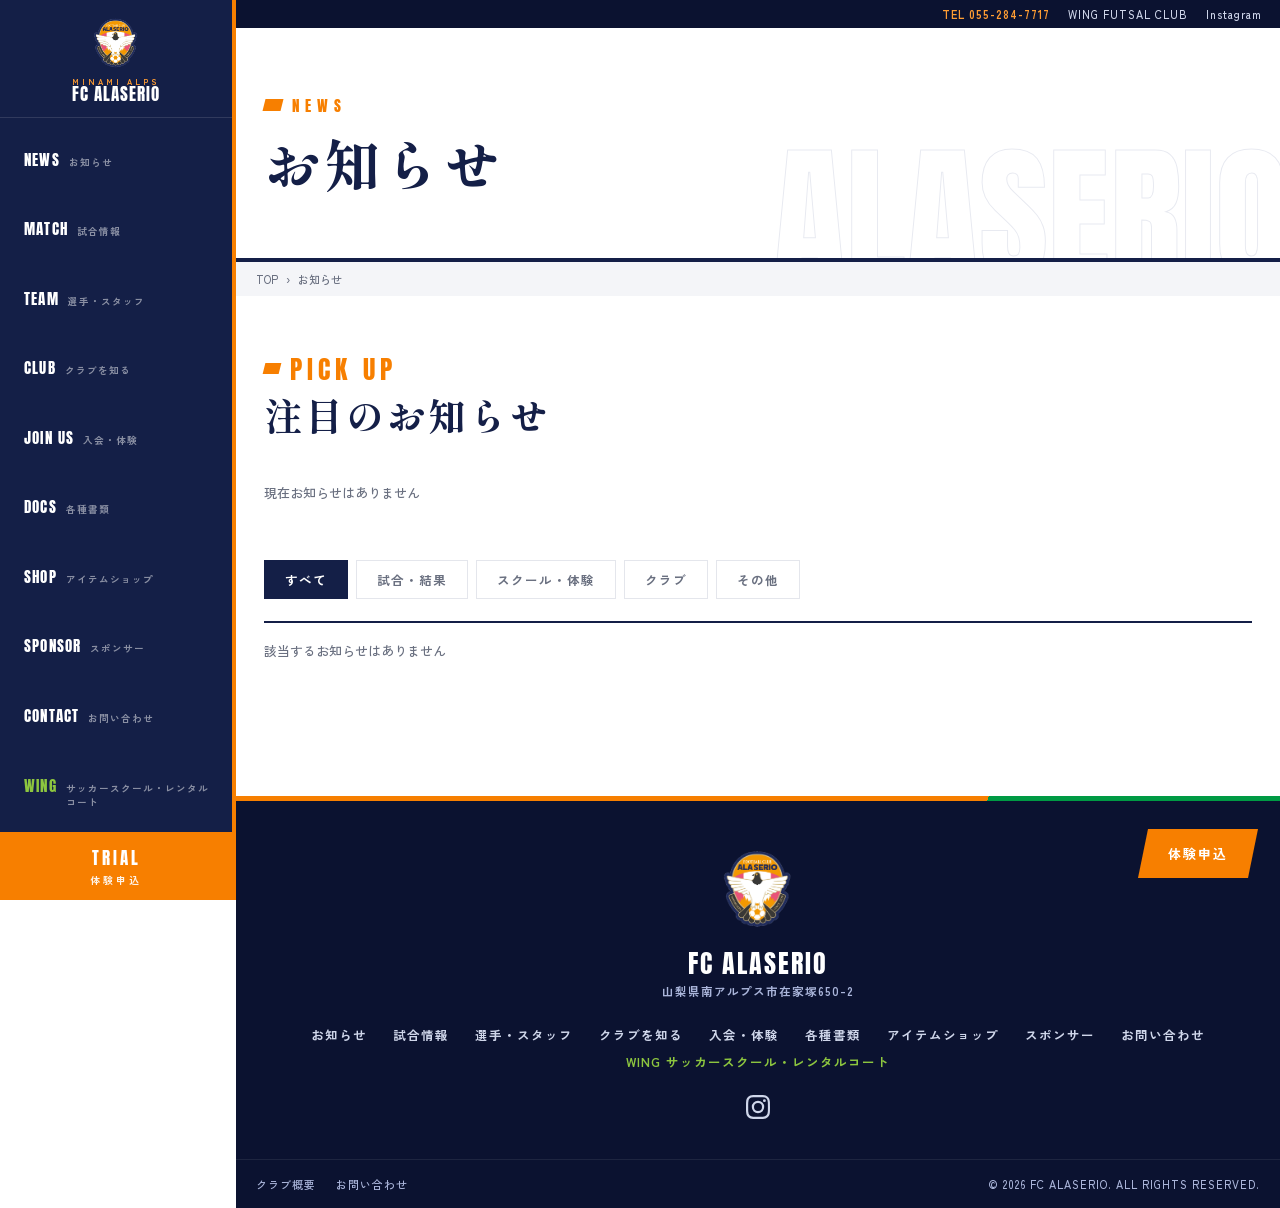
<file: news.html>
<!DOCTYPE html>
<html lang="ja">
<head>
  <meta charset="UTF-8">
  <meta name="viewport" content="width=device-width, initial-scale=1.0, viewport-fit=cover">
  <meta name="theme-color" content="#141f47">
  <link rel="icon" href="assets/logo.png">
  <title>お知らせ | FC ALASERIO</title>
  <meta name="description" content="FC ALASERIOからのお知らせ一覧。試合結果や体験会情報などクラブの最新情報をお届けします。">
  <meta property="og:title" content="お知らせ | FC ALASERIO">
  <meta property="og:description" content="試合結果や体験会情報などクラブの最新情報をお届けします。">
  <meta property="og:type" content="website">
  <link rel="preconnect" href="https://fonts.googleapis.com">
  <link rel="preconnect" href="https://fonts.gstatic.com" crossorigin>
  <link href="https://fonts.googleapis.com/css2?family=Anton&family=Shippori+Mincho+B1:wght@700;800&family=Zen+Kaku+Gothic+New:wght@500;700;900&display=swap" rel="stylesheet">
  <link rel="stylesheet" href="css/alaserio.css?v=20261113">
</head>
<body>

  <!-- ユーティリティバー -->
  <div class="ut">
    <div class="ut-inner">
      <a href="tel:0552847717" class="ut-tel">TEL 055-284-7717</a>
      <a href="https://tabatatsu109-netizen.github.io/wing/" target="_blank" rel="noopener">WING FUTSAL CLUB</a>
      <a href="https://www.instagram.com/alaserio_2019/" target="_blank" rel="noopener">Instagram</a>
    </div>
  </div>

  <!-- ヘッダー -->
  <header class="gh">
    <div class="gh-inner">
      <a href="index.html" class="gh-logo">
        <img id="club-logo" src="assets/logo.png" alt="FC ALASERIO エンブレム">
        <span class="gh-logo-fallback" id="logo-abbr">A</span>
        <span class="gh-logo-text">
          <span class="gh-logo-sub">MINAMI ALPS</span>
          <span class="gh-logo-name">FC ALASERIO</span>
        </span>
      </a>
      <nav class="gh-nav">
        <a href="news.html"><span class="n-en">News</span><span class="n-ja">お知らせ</span></a>
        <a href="matches.html"><span class="n-en">Match</span><span class="n-ja">試合情報</span></a>
        <a href="team.html"><span class="n-en">Team</span><span class="n-ja">選手・スタッフ</span></a>
        <a href="club.html"><span class="n-en">Club</span><span class="n-ja">クラブを知る</span></a>
        <a href="join.html"><span class="n-en">Join us</span><span class="n-ja">入会・体験</span></a>
        <a href="documents.html"><span class="n-en">Docs</span><span class="n-ja">各種書類</span></a>
        <a href="shop/"><span class="n-en">Shop</span><span class="n-ja">アイテムショップ</span></a>
        <a href="sponsors.html"><span class="n-en">Sponsor</span><span class="n-ja">スポンサー</span></a>
        <a href="contact.html"><span class="n-en">Contact</span><span class="n-ja">お問い合わせ</span></a>
        <a href="https://tabatatsu109-netizen.github.io/wing/" target="_blank" rel="noopener" class="nav-wing"><span class="n-en">Wing</span><span class="n-ja">サッカースクール・レンタルコート</span></a>
      </nav>
      <div class="gh-actions">
        <a href="join.html#apply" class="gh-cta">Trial<small>体験申込</small></a>
        <button class="gh-burger" id="hamburger-btn" aria-label="メニューを開く"><span></span><span></span><span></span></button>
      </div>
    </div>
  </header>

  <!-- モバイルメニュー -->
  <nav class="m-nav" id="mobile-nav">
    <button class="m-nav-close" id="mobile-nav-close" aria-label="メニューを閉じる">✕</button>
    <a class="m-link" href="news.html"><span class="n-en">NEWS</span><span class="n-ja">お知らせ</span></a>
    <a class="m-link" href="matches.html"><span class="n-en">MATCH</span><span class="n-ja">試合情報</span></a>
    <a class="m-link" href="team.html"><span class="n-en">TEAM</span><span class="n-ja">選手・スタッフ</span></a>
    <a class="m-link" href="club.html"><span class="n-en">CLUB</span><span class="n-ja">クラブを知る</span></a>
    <a class="m-link" href="join.html"><span class="n-en">JOIN US</span><span class="n-ja">入会・体験</span></a>
    <a class="m-link" href="documents.html"><span class="n-en">DOCS</span><span class="n-ja">各種書類</span></a>
    <a class="m-link" href="shop/"><span class="n-en">SHOP</span><span class="n-ja">アイテムショップ</span></a>
    <a class="m-link" href="sponsors.html"><span class="n-en">SPONSOR</span><span class="n-ja">スポンサー</span></a>
    <a class="m-link" href="contact.html"><span class="n-en">CONTACT</span><span class="n-ja">お問い合わせ</span></a>
    <a class="m-link nav-wing" href="https://tabatatsu109-netizen.github.io/wing/" target="_blank" rel="noopener"><span class="n-en">WING</span><span class="n-ja">サッカースクール・レンタルコート</span></a>
    <div class="m-nav-ctas">
      <a href="join.html#apply" class="m-cta-trial">体験申込</a>
    </div>
  </nav>

  <!-- ページヒーロー -->
  <section class="page-hero">
    <div class="page-hero-inner">
      <div class="ph-en">NEWS</div>
      <div class="ph-ja">お知らせ</div>
    </div>
  </section>
  <div class="breadcrumb"><div class="breadcrumb-inner"><a href="index.html">TOP</a><span>›</span><span>お知らせ</span></div></div>

  <main class="page-body">
    <div class="container">

      <!-- PICK UP NEWS -->
      <div class="sec-head">
        <span class="sec-en" style="font-size:26px;">PICK UP</span>
        <span class="sec-ja">注目のお知らせ</span>
      </div>
      <div class="pickup-news" id="pickup-news"><p class="no-data">読み込み中...</p></div>

      <!-- カテゴリフィルタ -->
      <div class="filter-bar" id="news-filter">
        <button class="filter-btn on" data-cat="all">すべて</button>
        <button class="filter-btn" data-cat="試合">試合・結果</button>
        <button class="filter-btn" data-cat="スクール">スクール・体験</button>
        <button class="filter-btn" data-cat="クラブ">クラブ</button>
        <button class="filter-btn" data-cat="その他">その他</button>
      </div>

      <!-- ニュース一覧 -->
      <div class="news-list" id="news-list"><p class="no-data">読み込み中...</p></div>
      <div class="more-wrap"><button class="more-btn" id="more-btn" style="display:none;">もっとみる</button></div>

    </div>
  </main>

  <!-- フッター -->
  <footer class="gf">
    <div class="gf-top">
      <div class="gf-top-inner">
        <div class="gf-brand">
          <img src="assets/logo.png" alt="FC ALASERIO">
          <div>
            <div class="gf-brand-name" id="footer-club-name">FC ALASERIO</div>
            <div class="gf-brand-sub" id="footer-address">山梨県南アルプス市在家塚650-2</div>
          </div>
        </div>
        <nav class="gf-nav">
          <a href="news.html">お知らせ</a>
          <a href="matches.html">試合情報</a>
          <a href="team.html">選手・スタッフ</a>
          <a href="club.html">クラブを知る</a>
          <a href="join.html">入会・体験</a>
          <a href="documents.html">各種書類</a>
          <a href="shop/">アイテムショップ</a>
          <a href="sponsors.html">スポンサー</a>
          <a href="contact.html">お問い合わせ</a>
          <a href="https://tabatatsu109-netizen.github.io/wing/" target="_blank" rel="noopener" class="nav-wing">WING サッカースクール・レンタルコート</a>
        </nav>
        <div class="gf-sns">
          <a href="https://www.instagram.com/alaserio_2019/" target="_blank" rel="noopener" aria-label="Instagram"><svg viewBox="0 0 24 24"><path d="M12 2.2c3.2 0 3.6 0 4.9.1 3.3.1 4.8 1.7 4.9 4.9.1 1.3.1 1.6.1 4.8s0 3.6-.1 4.8c-.1 3.2-1.7 4.8-4.9 4.9-1.3.1-1.6.1-4.9.1-3.2 0-3.6 0-4.8-.1-3.3-.1-4.8-1.7-4.9-4.9-.1-1.3-.1-1.6-.1-4.8s0-3.6.1-4.8C2.4 4 4 2.4 7.2 2.3c1.2-.1 1.6-.1 4.8-.1zM12 0C8.7 0 8.3 0 7.1.1 2.7.3.3 2.7.1 7.1 0 8.3 0 8.7 0 12s0 3.7.1 4.9c.2 4.4 2.6 6.8 7 7 1.2.1 1.6.1 4.9.1s3.7 0 4.9-.1c4.4-.2 6.8-2.6 7-7 .1-1.2.1-1.6.1-4.9s0-3.7-.1-4.9c-.2-4.4-2.6-6.8-7-7C15.7 0 15.3 0 12 0zm0 5.8a6.2 6.2 0 1 0 0 12.4 6.2 6.2 0 0 0 0-12.4zM12 16a4 4 0 1 1 0-8 4 4 0 0 1 0 8zm6.4-11.8a1.4 1.4 0 1 0 0 2.9 1.4 1.4 0 0 0 0-2.9z"/></svg></a>
        </div>
      </div>
    </div>
    <div class="gf-bottom">
      <div class="gf-bottom-inner">
        <div class="gf-legal">
          <a href="club.html">クラブ概要</a>
          <a href="contact.html">お問い合わせ</a>
        </div>
        <span>© <span id="footer-year"></span> <span id="footer-club-name-copy">FC ALASERIO</span>. ALL RIGHTS RESERVED.</span>
      </div>
    </div>
  </footer>

  <!-- フローティングCTA -->
  <div class="float-btns">
    <a href="join.html#apply" class="fb-trial">体験申込</a>
  </div>

  <!-- お知らせ 詳細モーダル（トップページと同じ部品） -->
  <div class="nd-overlay" id="news-detail-overlay" role="dialog" aria-modal="true" aria-labelledby="news-detail-title">
    <div class="nd-box">
      <button class="nd-close" id="news-detail-close" aria-label="閉じる">✕</button>
      <div class="nd-meta">
        <span class="nd-tag" id="news-detail-tag"></span>
        <span class="nd-date" id="news-detail-date"></span>
      </div>
      <h3 class="nd-title" id="news-detail-title"></h3>
      <img class="nd-image" id="news-detail-image" alt="">
      <p class="nd-body" id="news-detail-body"></p>
    </div>
  </div>

  <script src="js/config-loader.js?v=20261022a"></script>
  <script src="js/mobile-experience.js?v=20261108"></script>
  <script>
    document.getElementById('footer-year').textContent = new Date().getFullYear();
    var mobileNav = document.getElementById('mobile-nav');
    document.getElementById('hamburger-btn').addEventListener('click', function(){ mobileNav.classList.add('open'); });
    document.getElementById('mobile-nav-close').addEventListener('click', function(){ mobileNav.classList.remove('open'); });

    function esc(s){ return String(s==null?'':s).replace(/&/g,'&amp;').replace(/</g,'&lt;').replace(/>/g,'&gt;').replace(/"/g,'&quot;'); }
    function formatDate(s){ return String(s||'').replace(/-/g,'.'); }
    function catColor(cat){
      if(!cat) return '#6b7078';
      if(/試合|結果/i.test(cat)) return '#c0392b';
      if(/スクール|体験/i.test(cat)) return '#009a44';
      if(/クラブ/i.test(cat)) return '#2a6fd6';
      return '#b8870b';
    }

    var allNews = [];
    var activeCat = 'all';
    var shown = 10;
    var PICKUP_PHOTOS = [
      'assets/photo-match03.jpg',
      'assets/photo-match04.jpg',
      'assets/photo-match06.jpg'
    ];

    function filteredNews(){
      if(activeCat === 'all') return allNews;
      return allNews.filter(function(n){
        var cat = [n.cat, n.category, n.type].filter(Boolean).join(' ');
        if(activeCat === 'その他') return !/試合|結果|スクール|体験|クラブ/i.test(cat);
        return cat.indexOf(activeCat) !== -1 || (activeCat==='試合' && /結果/.test(cat)) || (activeCat==='スクール' && /体験/.test(cat));
      });
    }


    // 試合結果の記事から スコア・対戦相手・勝敗 を取り出す。
    // score は Planner が入れた値を正とし、対戦相手はタイトルから拾う。
    // 取り出せなければ null を返し、呼び出し側は写真にフォールバックする。
    function matchInfo(n){
      if (!n) return null;
      var m = String(n.score || '').match(/^\s*(\d+)\s*[-\u2013]\s*(\d+)\s*$/);
      if (!m) return null;
      var a = +m[1], b = +m[2];
      var om = String(n.title || '').match(/vs\s*(.+?)\s+\d+\s*[-\u2013]\s*\d+/);
      return {
        a: a, b: b,
        opp: om ? om[1].trim() : '',
        res: a > b ? 'win' : (a < b ? 'lose' : 'draw'),
        label: a > b ? '\u52dd\u5229' : (a < b ? '\u6557\u6226' : '\u5f15\u304d\u5206\u3051')
      };
    }

    // サムネイルの優先順位: ① 記事の画像 → ② 試合結果のスコアカード → ③ クラブ写真
    function thumbOf(n, i){
      if (n.image) {
        return '<div class="pn-thumb" style="background-image:url(\'' + esc(n.image) + '\')">' +
               '<span class="pn-flag">PICK UP</span></div>';
      }
      var mi = matchInfo(n);
      if (mi) {
        var cat = n.category || n.cat || '';
        return '<div class="pn-thumb pn-thumb--score" data-result="' + mi.res + '">' +
                 '<span class="pn-flag">PICK UP</span>' +
                 '<div class="sc-inner">' +
                   (cat ? '<span class="sc-cat">' + esc(cat) + '</span>' : '') +
                   '<div class="sc-score">' + mi.a + '<i>-</i>' + mi.b + '</div>' +
                   (mi.opp ? '<div class="sc-opp">vs ' + esc(mi.opp) + '</div>' : '') +
                   '<span class="sc-badge">' + mi.label + '</span>' +
                 '</div></div>';
      }
      return '<div class="pn-thumb" style="background-image:url(\'' + PICKUP_PHOTOS[i % PICKUP_PHOTOS.length] + '\')">' +
             '<span class="pn-flag">PICK UP</span></div>';
    }

    function renderPickup(){
      var box = document.getElementById('pickup-news');
      var picks = allNews.slice(0, 3);
      if(picks.length === 0){ box.innerHTML = '<p class="no-data">現在お知らせはありません</p>'; return; }
      box.innerHTML = picks.map(function(n, i){
        var cat = n.cat || n.category || n.type || 'お知らせ';
        var cc = catColor(cat);
        return '<a class="pn-card" href="#" data-news-id="' + esc(n.id || '') + '" data-news-idx="' + allNews.indexOf(n) + '">' +
          thumbOf(n, i) +
          '<div class="pn-body">' +
            '<div class="pn-meta"><span class="pn-date">' + esc(formatDate(n.date)) + '</span>' +
            '<span class="news-tag" style="color:' + cc + ';border-color:' + cc + ';">' + esc(cat) + '</span></div>' +
            '<div class="pn-title">' + esc(n.title) + '</div>' +
          '</div></a>';
      }).join('');
    }

    function renderList(){
      var list = filteredNews();
      var el = document.getElementById('news-list');
      var moreBtn = document.getElementById('more-btn');
      if(list.length === 0){ el.innerHTML = '<p class="no-data">該当するお知らせはありません</p>'; moreBtn.style.display = 'none'; return; }
      el.innerHTML = list.slice(0, shown).map(function(n){
        var cat = n.cat || n.category || n.type || 'お知らせ';
        var cc = catColor(cat);
        return '<a class="news-row" href="#" data-news-idx="' + allNews.indexOf(n) + '">' +
          '<span class="news-date">' + esc(formatDate(n.date)) + '</span>' +
          '<span class="news-tag" style="color:' + cc + ';border-color:' + cc + ';justify-self:start;">' + esc(cat) + '</span>' +
          '<span class="news-title">' + esc(n.title) + '</span>' +
          '<span class="news-arrow">›</span>' +
          '</a>';
      }).join('');
      moreBtn.style.display = list.length > shown ? '' : 'none';
    }

    // ── 詳細モーダル ──
    function openNews(idx){
      var n = allNews[idx];
      if(!n) return;
      document.getElementById('news-detail-tag').textContent = n.cat || n.category || n.type || 'お知らせ';
      document.getElementById('news-detail-date').textContent = formatDate(n.date);
      document.getElementById('news-detail-title').textContent = n.title || '';
      document.getElementById('news-detail-body').textContent = n.body || '';
      var img = document.getElementById('news-detail-image');
      if(n.image){ img.src = n.image; img.alt = n.title || ''; img.classList.add('show'); }
      else { img.removeAttribute('src'); img.classList.remove('show'); }
      document.getElementById('news-detail-overlay').classList.add('open');
      document.getElementById('news-detail-close').focus();
    }
    function closeNews(){ document.getElementById('news-detail-overlay').classList.remove('open'); }
    document.addEventListener('click', function(e){
      var a = e.target.closest && e.target.closest('[data-news-idx]');
      if(!a) return;
      e.preventDefault();
      openNews(+a.getAttribute('data-news-idx'));
    });
    document.getElementById('news-detail-close').addEventListener('click', closeNews);
    document.getElementById('news-detail-overlay').addEventListener('click', function(e){ if(e.target === this) closeNews(); });
    document.addEventListener('keydown', function(e){ if(e.key === 'Escape') closeNews(); });

    document.getElementById('more-btn').addEventListener('click', function(){ shown += 10; renderList(); });
    document.querySelectorAll('#news-filter .filter-btn').forEach(function(btn){
      btn.addEventListener('click', function(){
        document.querySelectorAll('#news-filter .filter-btn').forEach(function(b){ b.classList.remove('on'); });
        this.classList.add('on');
        activeCat = this.dataset.cat;
        shown = 10;
        renderList();
      });
    });

    ConfigLoader.apply({
      pageTitle: 'お知らせ',
      onLoaded: function(c){
        // Firebase（最新版 Match Planner の保存先）から取得
        ConfigLoader.fetchClubNodes(c, ['posts'])
          .then(function(data){
            var items = data && data.posts;
            allNews = (Array.isArray(items) ? items : [])
              .filter(function(n){ return n && n.title; })
              .sort(function(a,b){ return (new Date(b.date||0)) - (new Date(a.date||0)); });
            renderPickup();
            renderList();
          })
          .catch(function(){
            document.getElementById('news-list').innerHTML = '<p class="no-data">お知らせを取得できませんでした</p>';
            document.getElementById('pickup-news').innerHTML = '<p class="no-data">お知らせを取得できませんでした</p>';
          });
      }
    });
  </script>
</body>
</html>
</file>
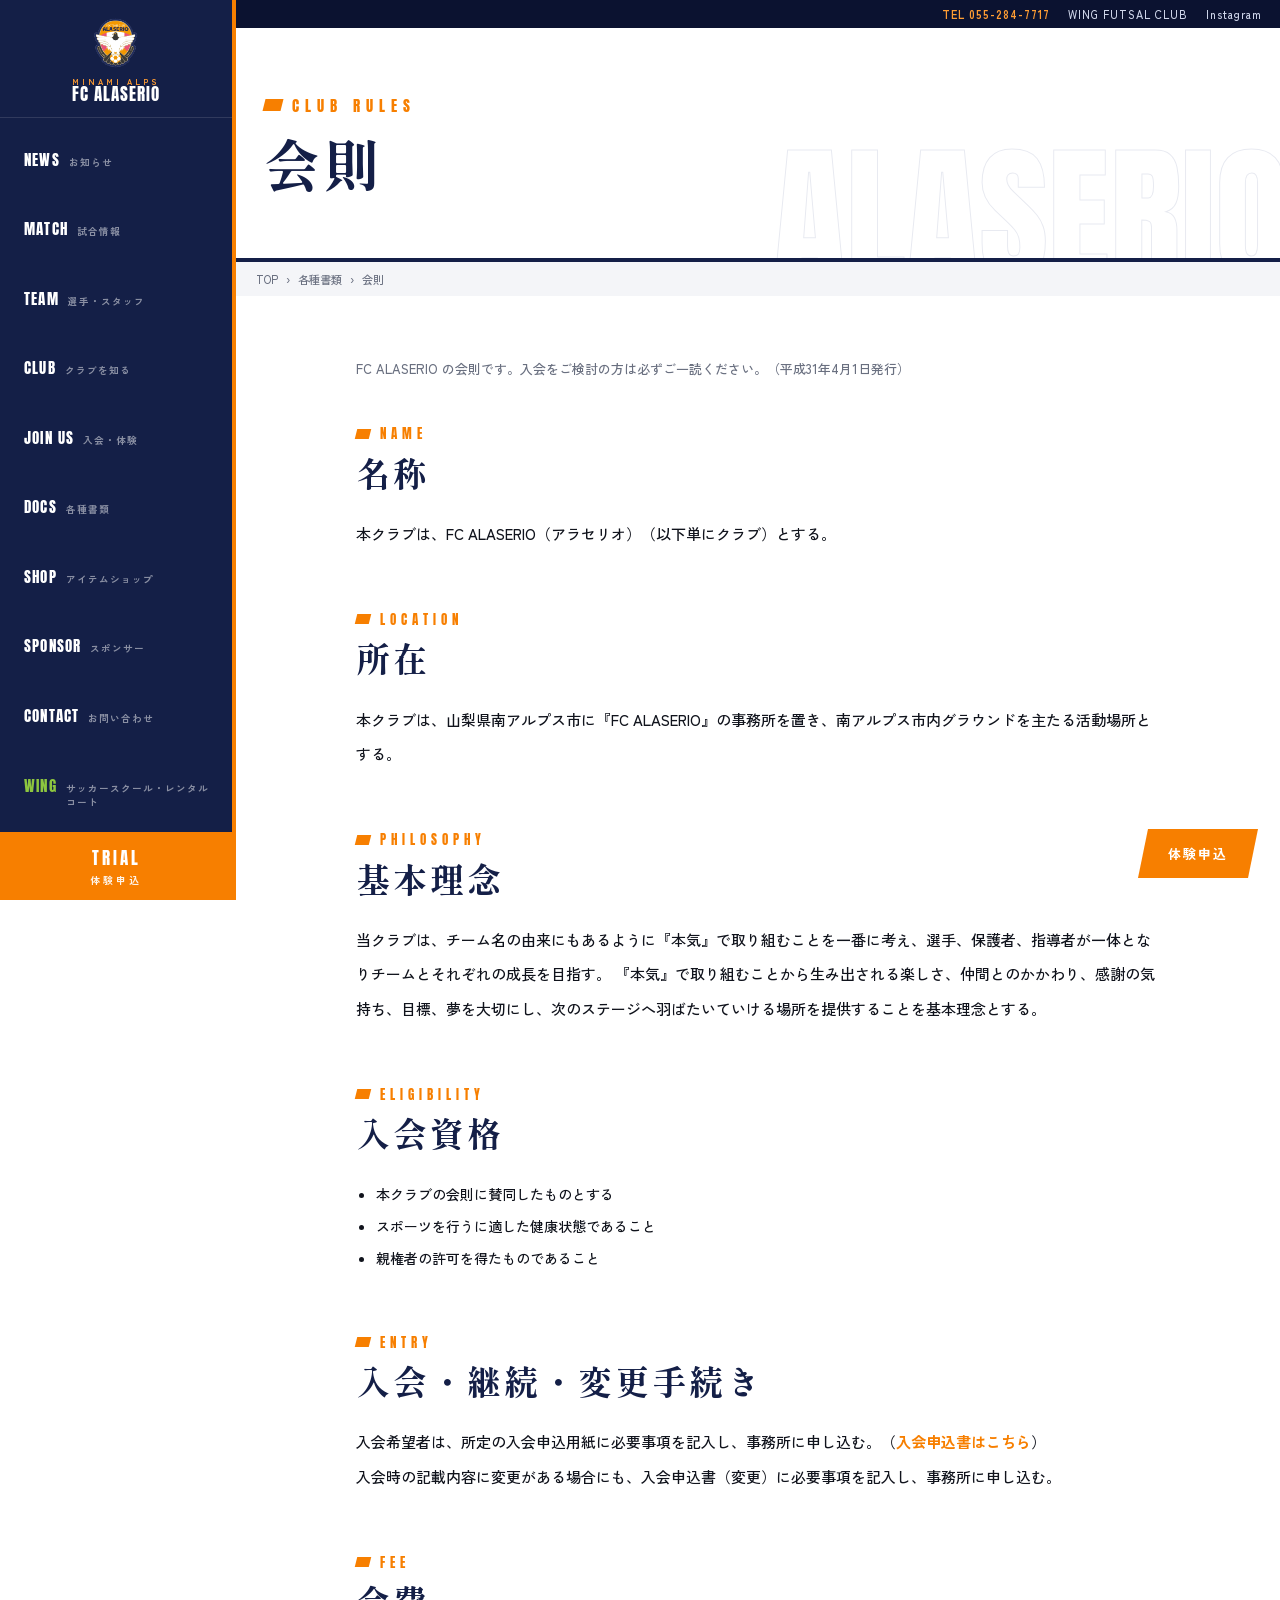
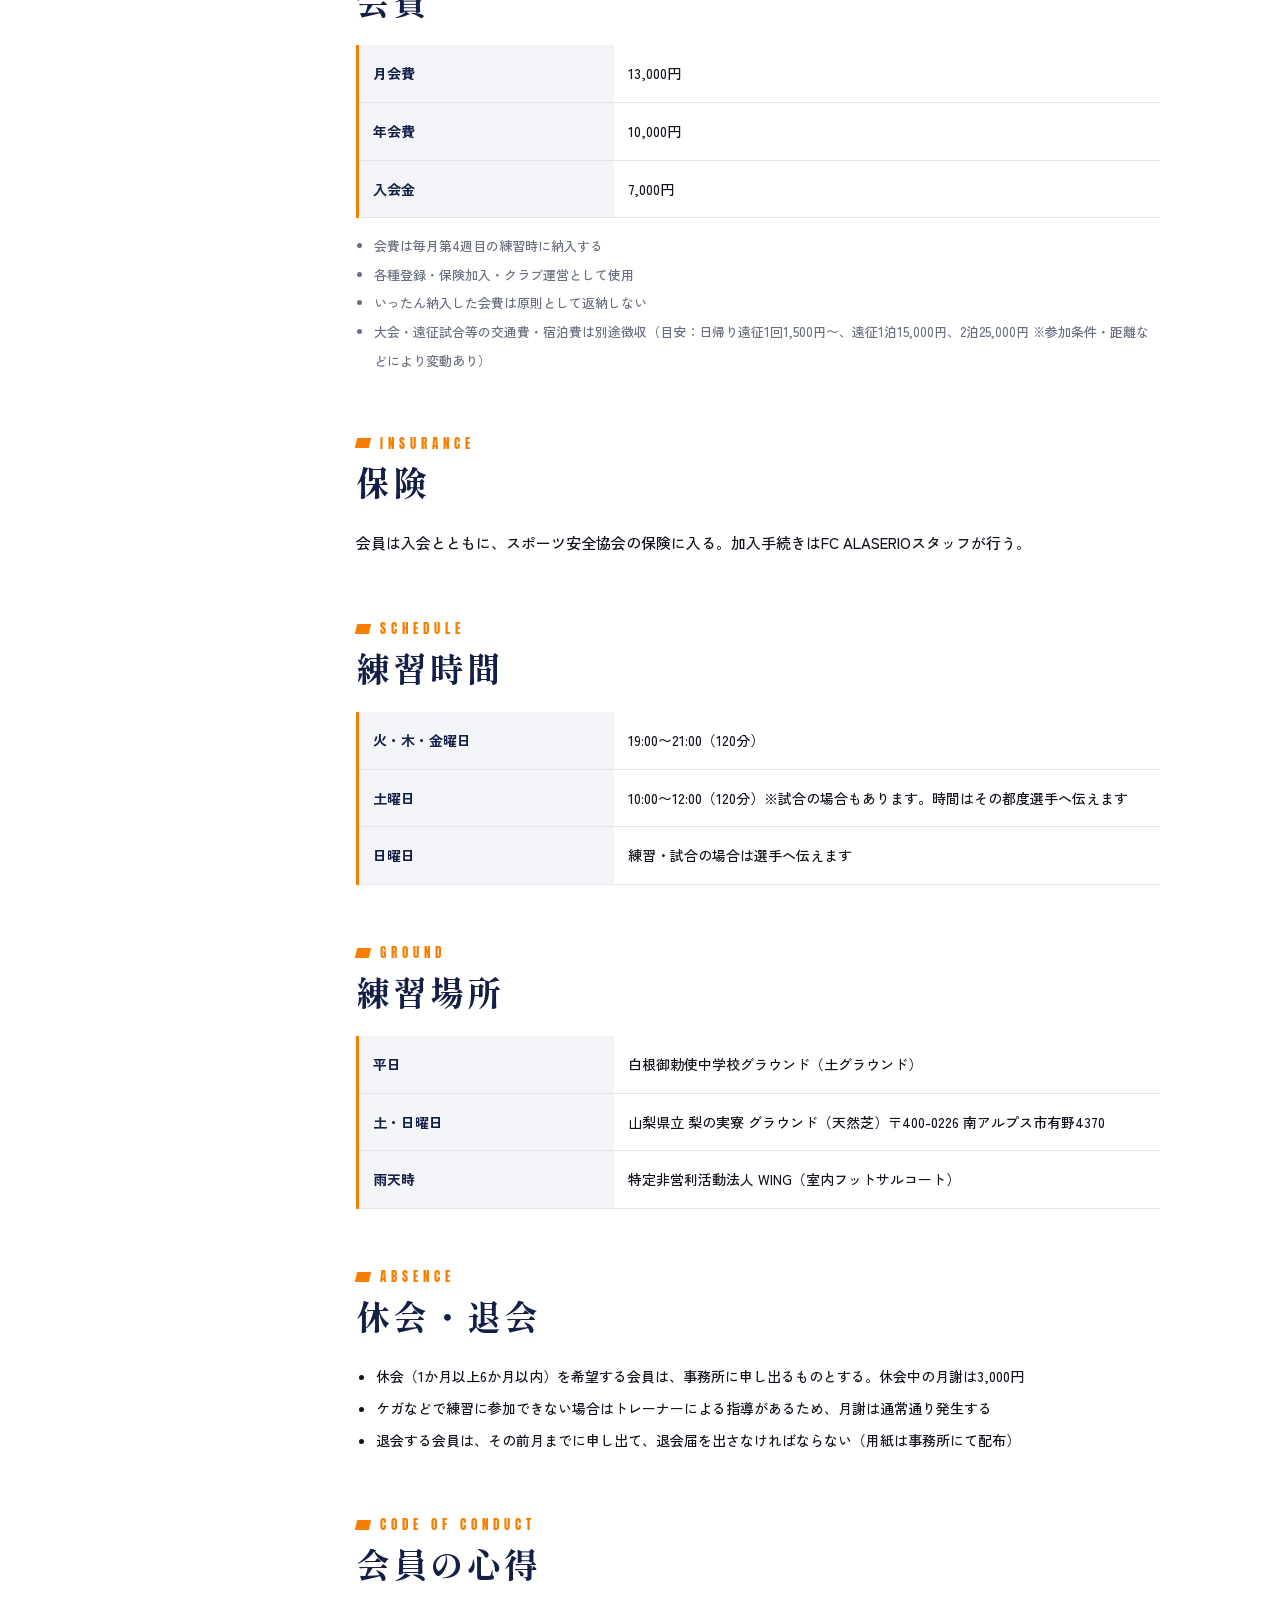
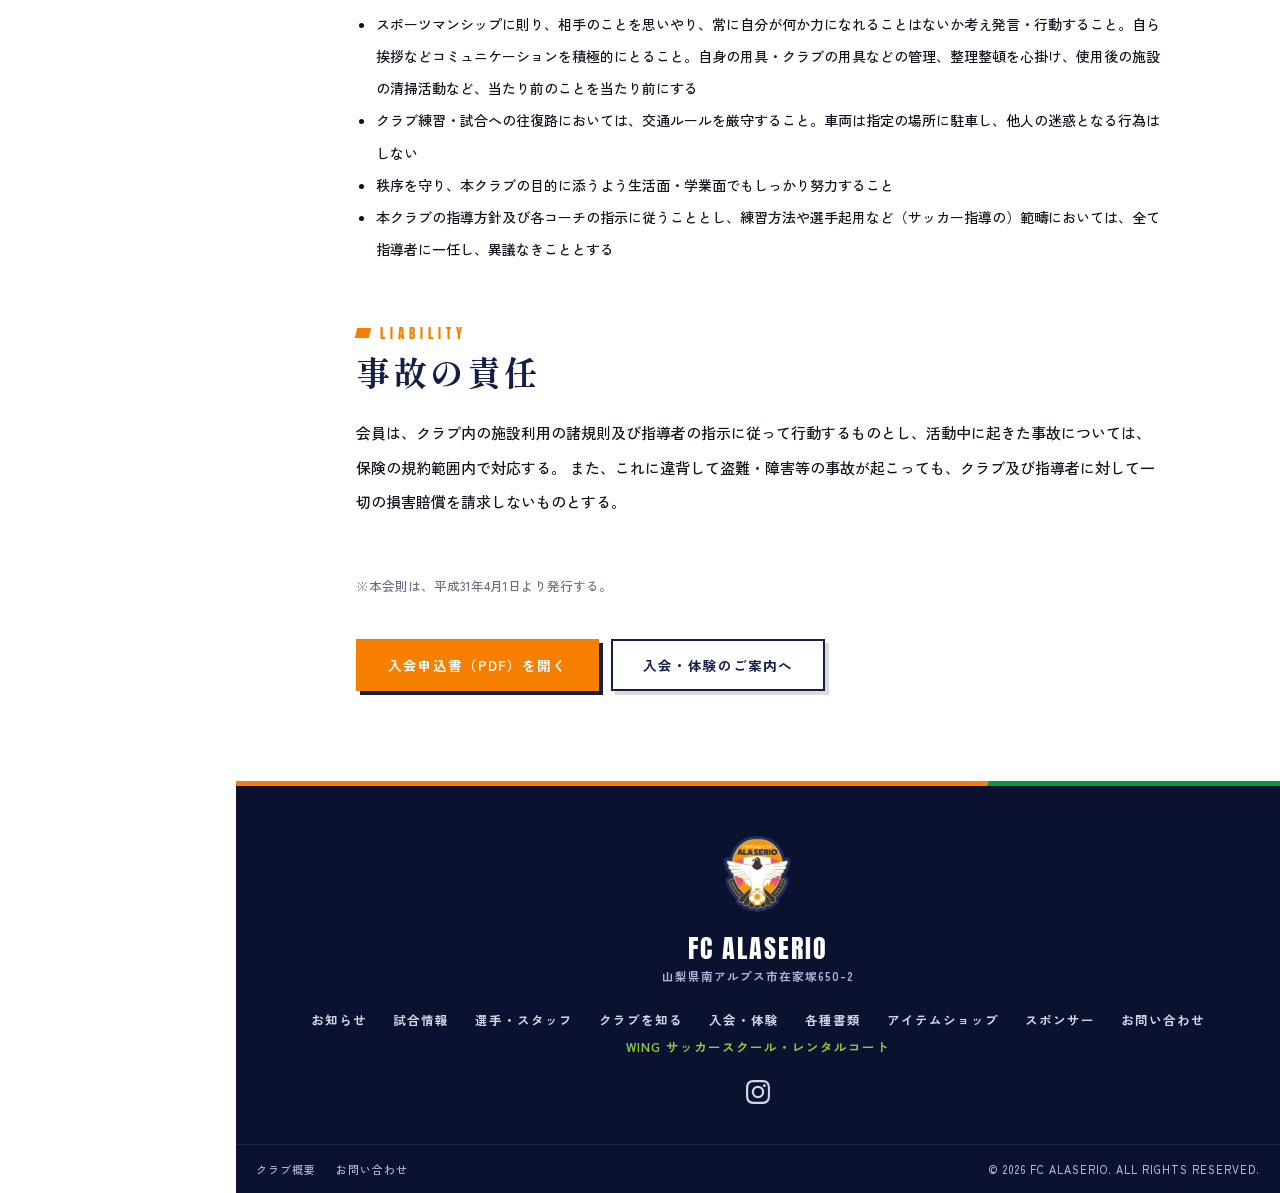
<file: rules.html>
<!DOCTYPE html>
<html lang="ja">
<head>
  <meta charset="UTF-8">
  <meta name="viewport" content="width=device-width, initial-scale=1.0">
  <title>会則 | FC ALASERIO</title>
  <link rel="icon" href="assets/logo.png">
  <meta name="description" content="FC ALASERIOの会則。名称・基本理念・入会資格・会費・練習時間・練習場所・休会退会・会員の心得。">
  <meta property="og:title" content="会則 | FC ALASERIO">
  <meta property="og:description" content="FC ALASERIOの会則（入会・会費・練習・休退会の規定）。">
  <meta property="og:type" content="website">
  <link rel="preconnect" href="https://fonts.googleapis.com">
  <link rel="preconnect" href="https://fonts.gstatic.com" crossorigin>
  <link href="https://fonts.googleapis.com/css2?family=Anton&family=Shippori+Mincho+B1:wght@700;800&family=Zen+Kaku+Gothic+New:wght@500;700;900&display=swap" rel="stylesheet">
  <link rel="stylesheet" href="css/alaserio.css?v=20261113">
</head>
<body>

  <!-- ユーティリティバー -->
  <div class="ut">
    <div class="ut-inner">
      <a href="tel:0552847717" class="ut-tel">TEL 055-284-7717</a>
      <a href="https://tabatatsu109-netizen.github.io/wing/" target="_blank" rel="noopener">WING FUTSAL CLUB</a>
      <a href="https://www.instagram.com/alaserio_2019/" target="_blank" rel="noopener">Instagram</a>
    </div>
  </div>

  <!-- ヘッダー -->
  <header class="gh">
    <div class="gh-inner">
      <a href="index.html" class="gh-logo">
        <img id="club-logo" src="assets/logo.png" alt="FC ALASERIO エンブレム">
        <span class="gh-logo-fallback" id="logo-abbr">A</span>
        <span class="gh-logo-text">
          <span class="gh-logo-sub">MINAMI ALPS</span>
          <span class="gh-logo-name">FC ALASERIO</span>
        </span>
      </a>
      <nav class="gh-nav">
        <a href="news.html"><span class="n-en">News</span><span class="n-ja">お知らせ</span></a>
        <a href="matches.html"><span class="n-en">Match</span><span class="n-ja">試合情報</span></a>
        <a href="team.html"><span class="n-en">Team</span><span class="n-ja">選手・スタッフ</span></a>
        <a href="club.html"><span class="n-en">Club</span><span class="n-ja">クラブを知る</span></a>
        <a href="join.html"><span class="n-en">Join us</span><span class="n-ja">入会・体験</span></a>
        <a href="documents.html"><span class="n-en">Docs</span><span class="n-ja">各種書類</span></a>
        <a href="shop/"><span class="n-en">Shop</span><span class="n-ja">アイテムショップ</span></a>
        <a href="sponsors.html"><span class="n-en">Sponsor</span><span class="n-ja">スポンサー</span></a>
        <a href="contact.html"><span class="n-en">Contact</span><span class="n-ja">お問い合わせ</span></a>
        <a href="https://tabatatsu109-netizen.github.io/wing/" target="_blank" rel="noopener" class="nav-wing"><span class="n-en">Wing</span><span class="n-ja">サッカースクール・レンタルコート</span></a>
      </nav>
      <div class="gh-actions">
        <a href="join.html#apply" class="gh-cta">Trial<small>体験申込</small></a>
        <button class="gh-burger" id="hamburger-btn" aria-label="メニューを開く"><span></span><span></span><span></span></button>
      </div>
    </div>
  </header>

  <!-- モバイルメニュー -->
  <nav class="m-nav" id="mobile-nav">
    <button class="m-nav-close" id="mobile-nav-close" aria-label="メニューを閉じる">✕</button>
    <a class="m-link" href="news.html"><span class="n-en">NEWS</span><span class="n-ja">お知らせ</span></a>
    <a class="m-link" href="matches.html"><span class="n-en">MATCH</span><span class="n-ja">試合情報</span></a>
    <a class="m-link" href="team.html"><span class="n-en">TEAM</span><span class="n-ja">選手・スタッフ</span></a>
    <a class="m-link" href="club.html"><span class="n-en">CLUB</span><span class="n-ja">クラブを知る</span></a>
    <a class="m-link" href="join.html"><span class="n-en">JOIN US</span><span class="n-ja">入会・体験</span></a>
    <a class="m-link" href="documents.html"><span class="n-en">DOCS</span><span class="n-ja">各種書類</span></a>
    <a class="m-link" href="shop/"><span class="n-en">SHOP</span><span class="n-ja">アイテムショップ</span></a>
    <a class="m-link" href="sponsors.html"><span class="n-en">SPONSOR</span><span class="n-ja">スポンサー</span></a>
    <a class="m-link" href="contact.html"><span class="n-en">CONTACT</span><span class="n-ja">お問い合わせ</span></a>
    <a class="m-link nav-wing" href="https://tabatatsu109-netizen.github.io/wing/" target="_blank" rel="noopener"><span class="n-en">WING</span><span class="n-ja">サッカースクール・レンタルコート</span></a>
    <div class="m-nav-ctas">
      <a href="join.html#apply" class="m-cta-trial">体験申込はこちら</a>
    </div>
  </nav>

  <!-- ページヒーロー -->
  <section class="page-hero">
    <div class="page-hero-inner">
      <div class="ph-en">Club Rules</div>
      <div class="ph-ja">会則</div>
    </div>
  </section>
  <div class="breadcrumb"><div class="breadcrumb-inner"><a href="index.html">TOP</a><span>›</span><a href="documents.html">各種書類</a><span>›</span><span>会則</span></div></div>

  <main class="page-body">
    <div class="container" style="max-width:860px;">

      <p style="color:var(--ink-sub);font-size:13px;line-height:2;margin-bottom:40px;">
        FC ALASERIO の会則です。入会をご検討の方は必ずご一読ください。（平成31年4月1日発行）
      </p>

      <section class="club-sec">
        <div class="club-sec-title"><span class="c-en">Name</span><span class="c-ja">名称</span></div>
        <p class="club-lead">本クラブは、FC ALASERIO（アラセリオ）（以下単にクラブ）とする。</p>
      </section>

      <section class="club-sec">
        <div class="club-sec-title"><span class="c-en">Location</span><span class="c-ja">所在</span></div>
        <p class="club-lead">本クラブは、山梨県南アルプス市に『FC ALASERIO』の事務所を置き、南アルプス市内グラウンドを主たる活動場所とする。</p>
      </section>

      <section class="club-sec">
        <div class="club-sec-title"><span class="c-en">Philosophy</span><span class="c-ja">基本理念</span></div>
        <p class="club-lead">
          当クラブは、チーム名の由来にもあるように『本気』で取り組むことを一番に考え、選手、保護者、指導者が一体となりチームとそれぞれの成長を目指す。
          『本気』で取り組むことから生み出される楽しさ、仲間とのかかわり、感謝の気持ち、目標、夢を大切にし、次のステージへ羽ばたいていける場所を提供することを基本理念とする。
        </p>
      </section>

      <section class="club-sec">
        <div class="club-sec-title"><span class="c-en">Eligibility</span><span class="c-ja">入会資格</span></div>
        <ul style="font-size:14px;line-height:2.3;padding-left:1.4em;">
          <li>本クラブの会則に賛同したものとする</li>
          <li>スポーツを行うに適した健康状態であること</li>
          <li>親権者の許可を得たものであること</li>
        </ul>
      </section>

      <section class="club-sec">
        <div class="club-sec-title"><span class="c-en">Entry</span><span class="c-ja">入会・継続・変更手続き</span></div>
        <p class="club-lead">
          入会希望者は、所定の入会申込用紙に必要事項を記入し、事務所に申し込む。（<a href="docs/entry-form.pdf" target="_blank" style="color:var(--orange);font-weight:700;">入会申込書はこちら</a>）<br>
          入会時の記載内容に変更がある場合にも、入会申込書（変更）に必要事項を記入し、事務所に申し込む。
        </p>
      </section>

      <section class="club-sec">
        <div class="club-sec-title"><span class="c-en">Fee</span><span class="c-ja">会費</span></div>
        <table class="club-table" style="margin-bottom:14px;">
          <tr><th>月会費</th><td>13,000円</td></tr>
          <tr><th>年会費</th><td>10,000円</td></tr>
          <tr><th>入会金</th><td>7,000円</td></tr>
        </table>
        <ul style="font-size:13px;line-height:2.2;padding-left:1.4em;color:var(--ink-sub);">
          <li>会費は毎月第4週目の練習時に納入する</li>
          <li>各種登録・保険加入・クラブ運営として使用</li>
          <li>いったん納入した会費は原則として返納しない</li>
          <li>大会・遠征試合等の交通費・宿泊費は別途徴収（目安：日帰り遠征1回1,500円〜、遠征1泊15,000円、2泊25,000円 ※参加条件・距離などにより変動あり）</li>
        </ul>
      </section>

      <section class="club-sec">
        <div class="club-sec-title"><span class="c-en">Insurance</span><span class="c-ja">保険</span></div>
        <p class="club-lead">会員は入会とともに、スポーツ安全協会の保険に入る。加入手続きはFC ALASERIOスタッフが行う。</p>
      </section>

      <section class="club-sec">
        <div class="club-sec-title"><span class="c-en">Schedule</span><span class="c-ja">練習時間</span></div>
        <table class="club-table">
          <tr><th>火・木・金曜日</th><td>19:00〜21:00（120分）</td></tr>
          <tr><th>土曜日</th><td>10:00〜12:00（120分）※試合の場合もあります。時間はその都度選手へ伝えます</td></tr>
          <tr><th>日曜日</th><td>練習・試合の場合は選手へ伝えます</td></tr>
        </table>
      </section>

      <section class="club-sec">
        <div class="club-sec-title"><span class="c-en">Ground</span><span class="c-ja">練習場所</span></div>
        <table class="club-table" style="margin-bottom:14px;">
          <tr><th>平日</th><td>白根御勅使中学校グラウンド（土グラウンド）</td></tr>
          <tr><th>土・日曜日</th><td>山梨県立 梨の実寮 グラウンド（天然芝）〒400-0226 南アルプス市有野4370</td></tr>
          <tr><th>雨天時</th><td>特定非営利活動法人 WING（室内フットサルコート）</td></tr>
        </table>
      </section>

      <section class="club-sec">
        <div class="club-sec-title"><span class="c-en">Absence</span><span class="c-ja">休会・退会</span></div>
        <ul style="font-size:14px;line-height:2.3;padding-left:1.4em;">
          <li>休会（1か月以上6か月以内）を希望する会員は、事務所に申し出るものとする。休会中の月謝は3,000円</li>
          <li>ケガなどで練習に参加できない場合はトレーナーによる指導があるため、月謝は通常通り発生する</li>
          <li>退会する会員は、その前月までに申し出て、退会届を出さなければならない（用紙は事務所にて配布）</li>
        </ul>
      </section>

      <section class="club-sec">
        <div class="club-sec-title"><span class="c-en">Code of Conduct</span><span class="c-ja">会員の心得</span></div>
        <ul style="font-size:14px;line-height:2.3;padding-left:1.4em;">
          <li>スポーツマンシップに則り、相手のことを思いやり、常に自分が何か力になれることはないか考え発言・行動すること。自ら挨拶などコミュニケーションを積極的にとること。自身の用具・クラブの用具などの管理、整理整頓を心掛け、使用後の施設の清掃活動など、当たり前のことを当たり前にする</li>
          <li>クラブ練習・試合への往復路においては、交通ルールを厳守すること。車両は指定の場所に駐車し、他人の迷惑となる行為はしない</li>
          <li>秩序を守り、本クラブの目的に添うよう生活面・学業面でもしっかり努力すること</li>
          <li>本クラブの指導方針及び各コーチの指示に従うこととし、練習方法や選手起用など（サッカー指導の）範疇においては、全て指導者に一任し、異議なきこととする</li>
        </ul>
      </section>

      <section class="club-sec">
        <div class="club-sec-title"><span class="c-en">Liability</span><span class="c-ja">事故の責任</span></div>
        <p class="club-lead">
          会員は、クラブ内の施設利用の諸規則及び指導者の指示に従って行動するものとし、活動中に起きた事故については、保険の規約範囲内で対応する。
          また、これに違背して盗難・障害等の事故が起こっても、クラブ及び指導者に対して一切の損害賠償を請求しないものとする。
        </p>
      </section>

      <p style="color:var(--ink-sub);font-size:12.5px;margin-top:30px;">※本会則は、平成31年4月1日より発行する。</p>

      <section class="club-sec" style="margin-top:44px;margin-bottom:0;">
        <div class="doc-btns">
          <a href="docs/entry-form.pdf" target="_blank" class="doc-btn doc-btn--main">入会申込書（PDF）を開く</a>
          <a href="join.html" class="doc-btn">入会・体験のご案内へ</a>
        </div>
      </section>

    </div>
  </main>

  <!-- フッター -->
  <footer class="gf">
    <div class="gf-top">
      <div class="gf-top-inner">
        <div class="gf-brand">
          <img src="assets/logo.png" alt="FC ALASERIO">
          <div>
            <div class="gf-brand-name" id="footer-club-name">FC ALASERIO</div>
            <div class="gf-brand-sub" id="footer-address">山梨県南アルプス市在家塚650-2</div>
          </div>
        </div>
        <nav class="gf-nav">
          <a href="news.html">お知らせ</a>
          <a href="matches.html">試合情報</a>
          <a href="team.html">選手・スタッフ</a>
          <a href="club.html">クラブを知る</a>
          <a href="join.html">入会・体験</a>
          <a href="documents.html">各種書類</a>
          <a href="shop/">アイテムショップ</a>
          <a href="sponsors.html">スポンサー</a>
          <a href="contact.html">お問い合わせ</a>
          <a href="https://tabatatsu109-netizen.github.io/wing/" target="_blank" rel="noopener" class="nav-wing">WING サッカースクール・レンタルコート</a>
        </nav>
        <div class="gf-sns">
          <a href="https://www.instagram.com/alaserio_2019/" target="_blank" rel="noopener" aria-label="Instagram"><svg viewBox="0 0 24 24"><path d="M12 2.2c3.2 0 3.6 0 4.9.1 3.3.1 4.8 1.7 4.9 4.9.1 1.3.1 1.6.1 4.8s0 3.6-.1 4.8c-.1 3.2-1.7 4.8-4.9 4.9-1.3.1-1.6.1-4.9.1-3.2 0-3.6 0-4.8-.1-3.3-.1-4.8-1.7-4.9-4.9-.1-1.3-.1-1.6-.1-4.8s0-3.6.1-4.8C2.4 4 4 2.4 7.2 2.3c1.2-.1 1.6-.1 4.8-.1zM12 0C8.7 0 8.3 0 7.1.1 2.7.3.3 2.7.1 7.1 0 8.3 0 8.7 0 12s0 3.7.1 4.9c.2 4.4 2.6 6.8 7 7 1.2.1 1.6.1 4.9.1s3.7 0 4.9-.1c4.4-.2 6.8-2.6 7-7 .1-1.2.1-1.6.1-4.9s0-3.7-.1-4.9c-.2-4.4-2.6-6.8-7-7C15.7 0 15.3 0 12 0zm0 5.8a6.2 6.2 0 1 0 0 12.4 6.2 6.2 0 0 0 0-12.4zM12 16a4 4 0 1 1 0-8 4 4 0 0 1 0 8zm6.4-11.8a1.4 1.4 0 1 0 0 2.9 1.4 1.4 0 0 0 0-2.9z"/></svg></a>
        </div>
      </div>
    </div>
    <div class="gf-bottom">
      <div class="gf-bottom-inner">
        <div class="gf-legal">
          <a href="club.html">クラブ概要</a>
          <a href="contact.html">お問い合わせ</a>
        </div>
        <span>© <span id="footer-year"></span> <span id="footer-club-name-copy">FC ALASERIO</span>. ALL RIGHTS RESERVED.</span>
      </div>
    </div>
  </footer>

  <!-- フローティングCTA -->
  <div class="float-btns">
    <a href="join.html#apply" class="fb-trial">体験申込</a>
  </div>

  <script src="js/config-loader.js?v=20261022a"></script>
  <script src="js/mobile-experience.js?v=20261108"></script>
  <script>
    document.getElementById('footer-year').textContent = new Date().getFullYear();
    var mobileNav = document.getElementById('mobile-nav');
    document.getElementById('hamburger-btn').addEventListener('click', function(){ mobileNav.classList.add('open'); });
    document.getElementById('mobile-nav-close').addEventListener('click', function(){ mobileNav.classList.remove('open'); });
    mobileNav.querySelectorAll('a').forEach(function(a){ a.addEventListener('click', function(){ mobileNav.classList.remove('open'); }); });
    ConfigLoader.apply({ pageTitle: '会則' });
  </script>
</body>
</html>
</file>
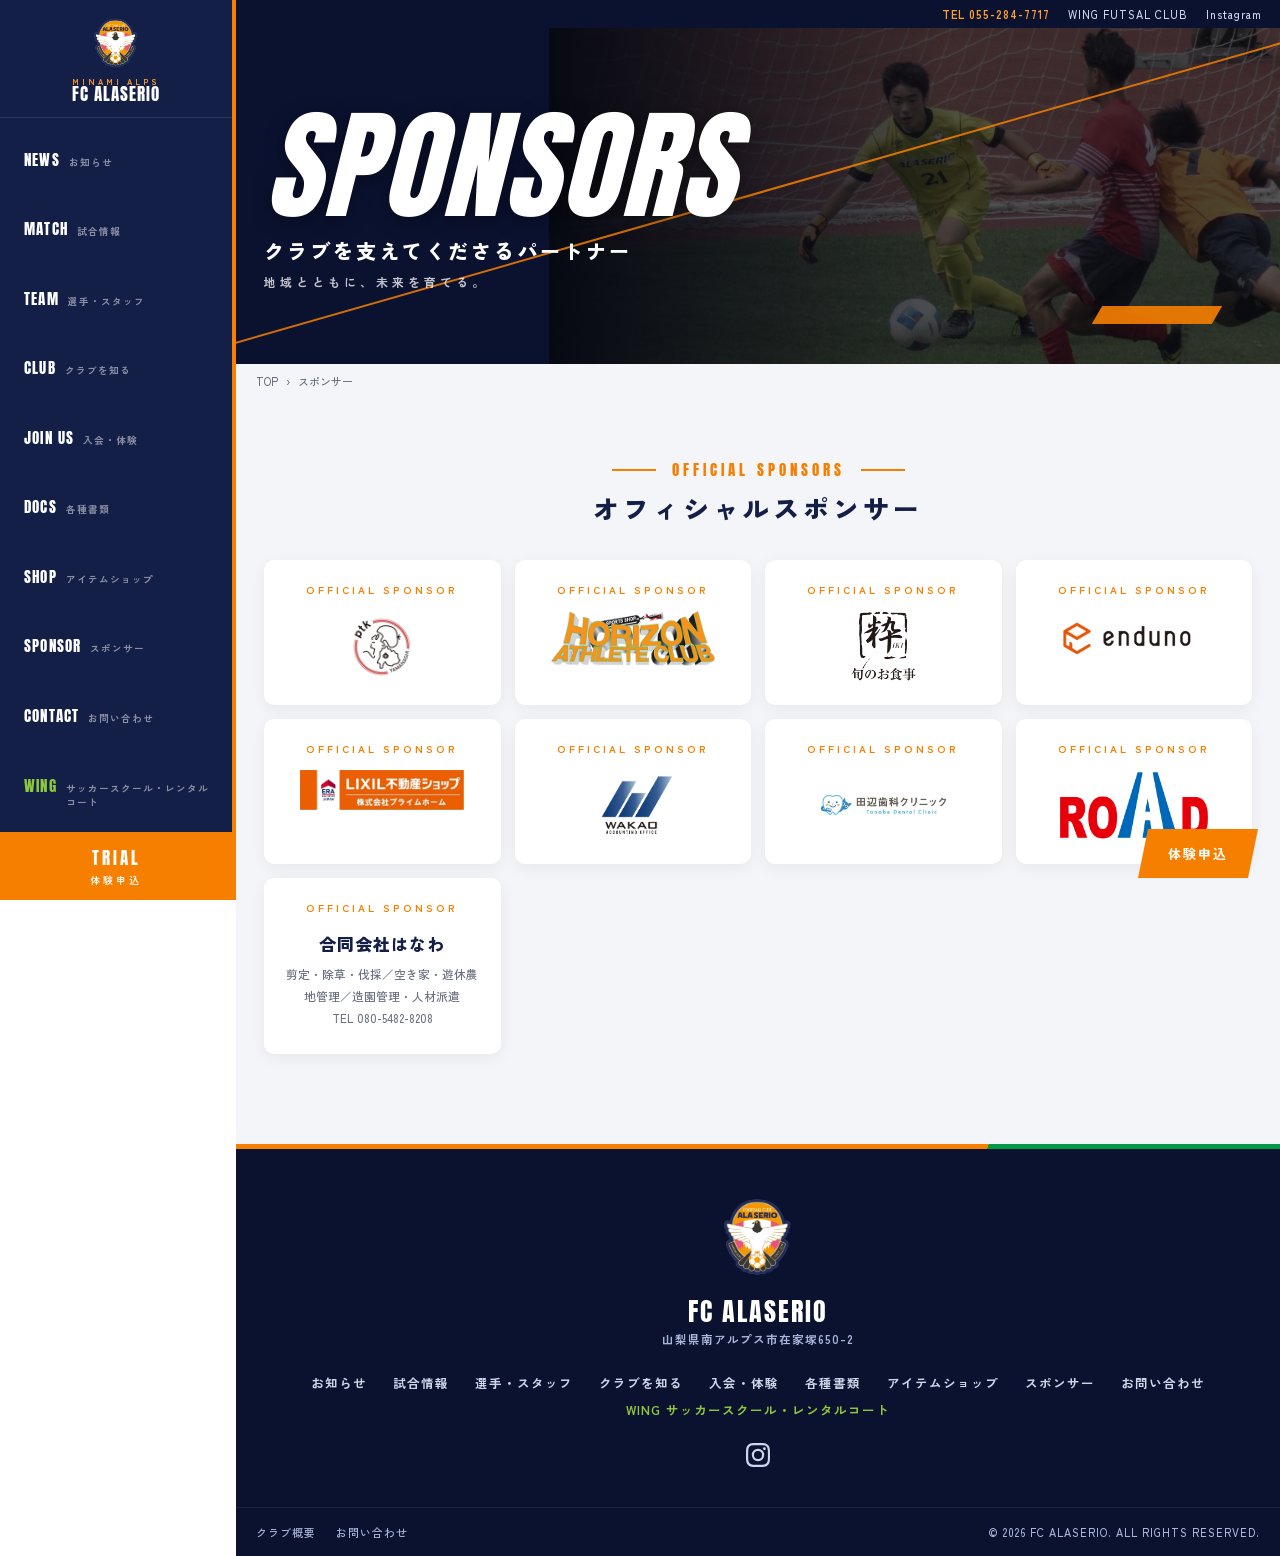
<file: sponsors.html>
<!DOCTYPE html>
<html lang="ja">
<head>
  <meta charset="UTF-8">
  <meta name="viewport" content="width=device-width, initial-scale=1.0">
  <title>スポンサー | FC ALASERIO</title>
  <link rel="icon" href="assets/logo.png">
  <meta name="description" content="FC ALASERIOを支えてくださるスポンサー・パートナー企業のご紹介。スポンサーも募集中です。">
  <meta property="og:title" content="スポンサー | FC ALASERIO">
  <meta property="og:description" content="クラブを支えてくださるパートナー。地域とともに、未来を育てる。">
  <meta property="og:type" content="website">
  <link rel="preconnect" href="https://fonts.googleapis.com">
  <link rel="preconnect" href="https://fonts.gstatic.com" crossorigin>
  <link href="https://fonts.googleapis.com/css2?family=Anton&family=Shippori+Mincho+B1:wght@700;800&family=Zen+Kaku+Gothic+New:wght@500;700;900&display=swap" rel="stylesheet">
  <link rel="stylesheet" href="css/alaserio.css?v=20261113">
</head>
<body>

  <!-- ユーティリティバー -->
  <div class="ut">
    <div class="ut-inner">
      <a href="tel:0552847717" class="ut-tel">TEL 055-284-7717</a>
      <a href="https://tabatatsu109-netizen.github.io/wing/" target="_blank" rel="noopener">WING FUTSAL CLUB</a>
      <a href="https://www.instagram.com/alaserio_2019/" target="_blank" rel="noopener">Instagram</a>
    </div>
  </div>

  <!-- ヘッダー -->
  <header class="gh">
    <div class="gh-inner">
      <a href="index.html" class="gh-logo">
        <img id="club-logo" src="assets/logo.png" alt="FC ALASERIO エンブレム">
        <span class="gh-logo-fallback" id="logo-abbr">A</span>
        <span class="gh-logo-text">
          <span class="gh-logo-sub">MINAMI ALPS</span>
          <span class="gh-logo-name">FC ALASERIO</span>
        </span>
      </a>
      <nav class="gh-nav">
        <a href="news.html"><span class="n-en">News</span><span class="n-ja">お知らせ</span></a>
        <a href="matches.html"><span class="n-en">Match</span><span class="n-ja">試合情報</span></a>
        <a href="team.html"><span class="n-en">Team</span><span class="n-ja">選手・スタッフ</span></a>
        <a href="club.html"><span class="n-en">Club</span><span class="n-ja">クラブを知る</span></a>
        <a href="join.html"><span class="n-en">Join us</span><span class="n-ja">入会・体験</span></a>
        <a href="documents.html"><span class="n-en">Docs</span><span class="n-ja">各種書類</span></a>
        <a href="shop/"><span class="n-en">Shop</span><span class="n-ja">アイテムショップ</span></a>
        <a href="sponsors.html"><span class="n-en">Sponsor</span><span class="n-ja">スポンサー</span></a>
        <a href="contact.html"><span class="n-en">Contact</span><span class="n-ja">お問い合わせ</span></a>
        <a href="https://tabatatsu109-netizen.github.io/wing/" target="_blank" rel="noopener" class="nav-wing"><span class="n-en">Wing</span><span class="n-ja">サッカースクール・レンタルコート</span></a>
      </nav>
      <div class="gh-actions">
        <a href="join.html#apply" class="gh-cta">Trial<small>体験申込</small></a>
        <button class="gh-burger" id="hamburger-btn" aria-label="メニューを開く"><span></span><span></span><span></span></button>
      </div>
    </div>
  </header>

  <!-- モバイルメニュー -->
  <nav class="m-nav" id="mobile-nav">
    <button class="m-nav-close" id="mobile-nav-close" aria-label="メニューを閉じる">✕</button>
    <a class="m-link" href="news.html"><span class="n-en">NEWS</span><span class="n-ja">お知らせ</span></a>
    <a class="m-link" href="matches.html"><span class="n-en">MATCH</span><span class="n-ja">試合情報</span></a>
    <a class="m-link" href="team.html"><span class="n-en">TEAM</span><span class="n-ja">選手・スタッフ</span></a>
    <a class="m-link" href="club.html"><span class="n-en">CLUB</span><span class="n-ja">クラブを知る</span></a>
    <a class="m-link" href="join.html"><span class="n-en">JOIN US</span><span class="n-ja">入会・体験</span></a>
    <a class="m-link" href="documents.html"><span class="n-en">DOCS</span><span class="n-ja">各種書類</span></a>
    <a class="m-link" href="shop/"><span class="n-en">SHOP</span><span class="n-ja">アイテムショップ</span></a>
    <a class="m-link" href="sponsors.html"><span class="n-en">SPONSOR</span><span class="n-ja">スポンサー</span></a>
    <a class="m-link" href="contact.html"><span class="n-en">CONTACT</span><span class="n-ja">お問い合わせ</span></a>
    <a class="m-link nav-wing" href="https://tabatatsu109-netizen.github.io/wing/" target="_blank" rel="noopener"><span class="n-en">WING</span><span class="n-ja">サッカースクール・レンタルコート</span></a>
    <div class="m-nav-ctas">
      <a href="join.html#apply" class="m-cta-trial">体験申込はこちら</a>
    </div>
  </nav>

  <!-- ページヒーロー(スポンサー専用) -->
  <section class="sp2-hero">
    <div class="sp2-hero-photo" style="background-image:url('assets/photo-match02.jpg')"></div>
    <div class="sp2-hero-inner">
      <h1 class="sp2-title">Sponsors</h1>
      <p class="sp2-sub">クラブを支えてくださるパートナー</p>
      <p class="sp2-sub2">地域とともに、未来を育てる。</p>
    </div>
  </section>
  <div class="breadcrumb"><div class="breadcrumb-inner"><a href="index.html">TOP</a><span>›</span><span>スポンサー</span></div></div>

  <main class="page-body sp2-body">
    <div class="container">

      <div class="sp2-label"><span>Official Sponsors</span></div>
      <div class="sp2-label-ja">オフィシャルスポンサー</div>

      <div class="sp2-grid">
        <div class="sp2-card">
          <div class="sp2-tier">Official Sponsor</div>
          <img src="assets/sponsors/sp-ptk.jpg" alt="ptk YAMANASHI">
        </div>
        <a href="https://www.facebook.com/horizonac0903/" target="_blank" rel="noopener" class="sp2-card">
          <div class="sp2-tier">Official Sponsor</div>
          <img src="assets/sponsors/sp-horizon.png" alt="HORIZON ATHLETE CLUB">
        </a>
        <a href="https://iki-isshin.amebaownd.com" target="_blank" rel="noopener" class="sp2-card">
          <div class="sp2-tier">Official Sponsor</div>
          <img src="assets/sponsors/sp-iki.png" alt="旬のお食事 粋">
        </a>
        <a href="https://www.ie-endo.co.jp/" target="_blank" rel="noopener" class="sp2-card">
          <div class="sp2-tier">Official Sponsor</div>
          <img src="assets/sponsors/sp-enduno.jpg" alt="enduno（有限会社エンドウ工務店）">
        </a>
        <a href="https://www.prime-h.co.jp/" target="_blank" rel="noopener" class="sp2-card">
          <div class="sp2-tier">Official Sponsor</div>
          <img src="assets/sponsors/sp-primehome.jpg" alt="LIXIL不動産ショップ 株式会社プライムホーム">
        </a>
        <a href="https://www.wakaokaikei.jp/" target="_blank" rel="noopener" class="sp2-card">
          <div class="sp2-tier">Official Sponsor</div>
          <img src="assets/sponsors/sp-wakao.png" alt="若尾会計事務所">
        </a>
        <a href="https://www.tanabe-shika.net" target="_blank" rel="noopener" class="sp2-card">
          <div class="sp2-tier">Official Sponsor</div>
          <img src="assets/sponsors/sp-tanabe.png" alt="田辺歯科クリニック">
        </a>
        <a href="https://www.ro-ad.jp" target="_blank" rel="noopener" class="sp2-card">
          <div class="sp2-tier">Official Sponsor</div>
          <img src="assets/sponsors/sp-road.png" alt="株式会社ロード">
        </a>
        <div class="sp2-card">
          <div class="sp2-tier">Official Sponsor</div>
          <div class="sp2-card-name">合同会社はなわ</div>
          <p class="sp2-card-desc">剪定・除草・伐採／空き家・遊休農地管理／造園管理・人材派遣<br>TEL 080-5482-8208</p>
        </div>
      </div>

    </div>
  </main>

  <!-- フッター -->
  <footer class="gf">
    <div class="gf-top">
      <div class="gf-top-inner">
        <div class="gf-brand">
          <img src="assets/logo.png" alt="FC ALASERIO">
          <div>
            <div class="gf-brand-name" id="footer-club-name">FC ALASERIO</div>
            <div class="gf-brand-sub" id="footer-address">山梨県南アルプス市在家塚650-2</div>
          </div>
        </div>
        <nav class="gf-nav">
          <a href="news.html">お知らせ</a>
          <a href="matches.html">試合情報</a>
          <a href="team.html">選手・スタッフ</a>
          <a href="club.html">クラブを知る</a>
          <a href="join.html">入会・体験</a>
          <a href="documents.html">各種書類</a>
          <a href="shop/">アイテムショップ</a>
          <a href="sponsors.html">スポンサー</a>
          <a href="contact.html">お問い合わせ</a>
          <a href="https://tabatatsu109-netizen.github.io/wing/" target="_blank" rel="noopener" class="nav-wing">WING サッカースクール・レンタルコート</a>
        </nav>
        <div class="gf-sns">
          <a href="https://www.instagram.com/alaserio_2019/" target="_blank" rel="noopener" aria-label="Instagram"><svg viewBox="0 0 24 24"><path d="M12 2.2c3.2 0 3.6 0 4.9.1 3.3.1 4.8 1.7 4.9 4.9.1 1.3.1 1.6.1 4.8s0 3.6-.1 4.8c-.1 3.2-1.7 4.8-4.9 4.9-1.3.1-1.6.1-4.9.1-3.2 0-3.6 0-4.8-.1-3.3-.1-4.8-1.7-4.9-4.9-.1-1.3-.1-1.6-.1-4.8s0-3.6.1-4.8C2.4 4 4 2.4 7.2 2.3c1.2-.1 1.6-.1 4.8-.1zM12 0C8.7 0 8.3 0 7.1.1 2.7.3.3 2.7.1 7.1 0 8.3 0 8.7 0 12s0 3.7.1 4.9c.2 4.4 2.6 6.8 7 7 1.2.1 1.6.1 4.9.1s3.7 0 4.9-.1c4.4-.2 6.8-2.6 7-7 .1-1.2.1-1.6.1-4.9s0-3.7-.1-4.9c-.2-4.4-2.6-6.8-7-7C15.7 0 15.3 0 12 0zm0 5.8a6.2 6.2 0 1 0 0 12.4 6.2 6.2 0 0 0 0-12.4zM12 16a4 4 0 1 1 0-8 4 4 0 0 1 0 8zm6.4-11.8a1.4 1.4 0 1 0 0 2.9 1.4 1.4 0 0 0 0-2.9z"/></svg></a>
        </div>
      </div>
    </div>
    <div class="gf-bottom">
      <div class="gf-bottom-inner">
        <div class="gf-legal">
          <a href="club.html">クラブ概要</a>
          <a href="contact.html">お問い合わせ</a>
        </div>
        <span>© <span id="footer-year"></span> <span id="footer-club-name-copy">FC ALASERIO</span>. ALL RIGHTS RESERVED.</span>
      </div>
    </div>
  </footer>

  <!-- フローティングCTA -->
  <div class="float-btns">
    <a href="join.html#apply" class="fb-trial">体験申込</a>
  </div>

  <script src="js/config-loader.js?v=20261022a"></script>
  <script src="js/mobile-experience.js?v=20261108"></script>
  <script>
    document.getElementById('footer-year').textContent = new Date().getFullYear();
    var mobileNav = document.getElementById('mobile-nav');
    document.getElementById('hamburger-btn').addEventListener('click', function(){ mobileNav.classList.add('open'); });
    document.getElementById('mobile-nav-close').addEventListener('click', function(){ mobileNav.classList.remove('open'); });
    mobileNav.querySelectorAll('a').forEach(function(a){ a.addEventListener('click', function(){ mobileNav.classList.remove('open'); }); });
    ConfigLoader.apply({ pageTitle: 'スポンサー' });
  </script>
</body>
</html>
</file>
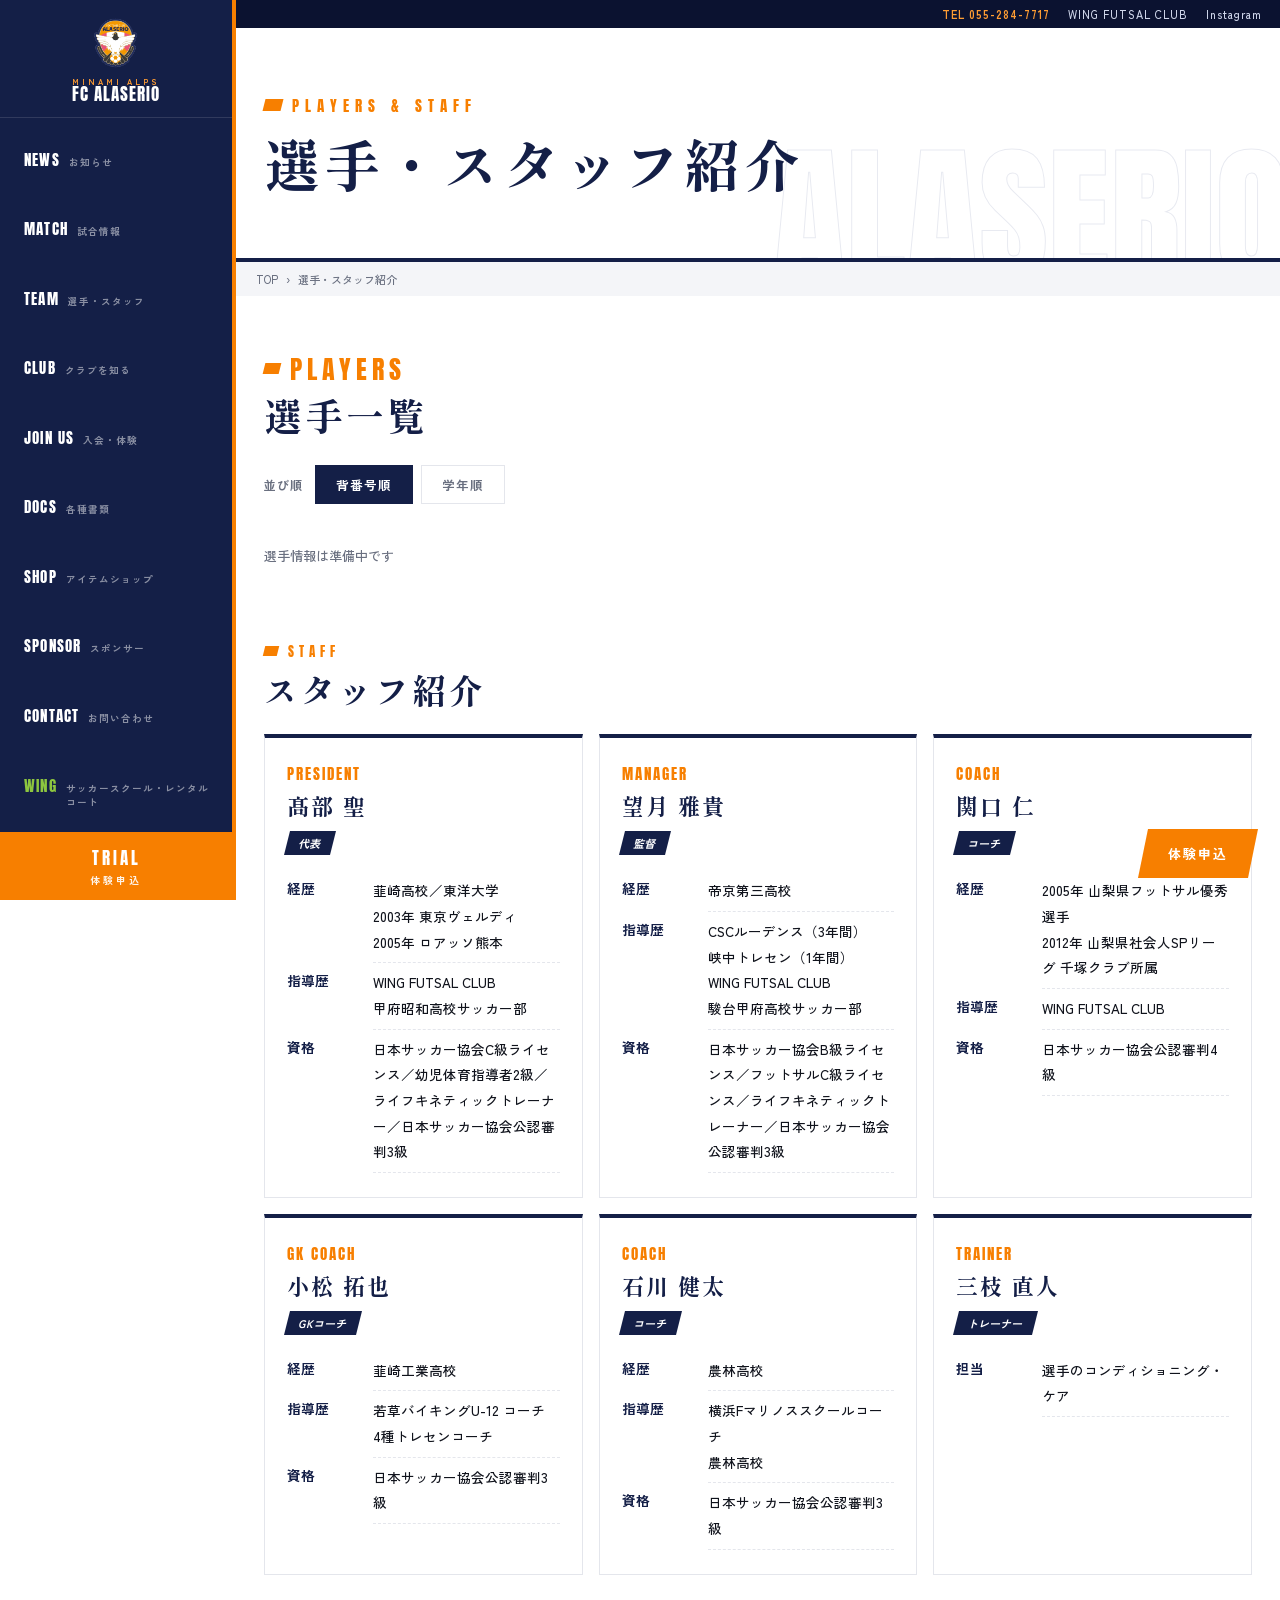
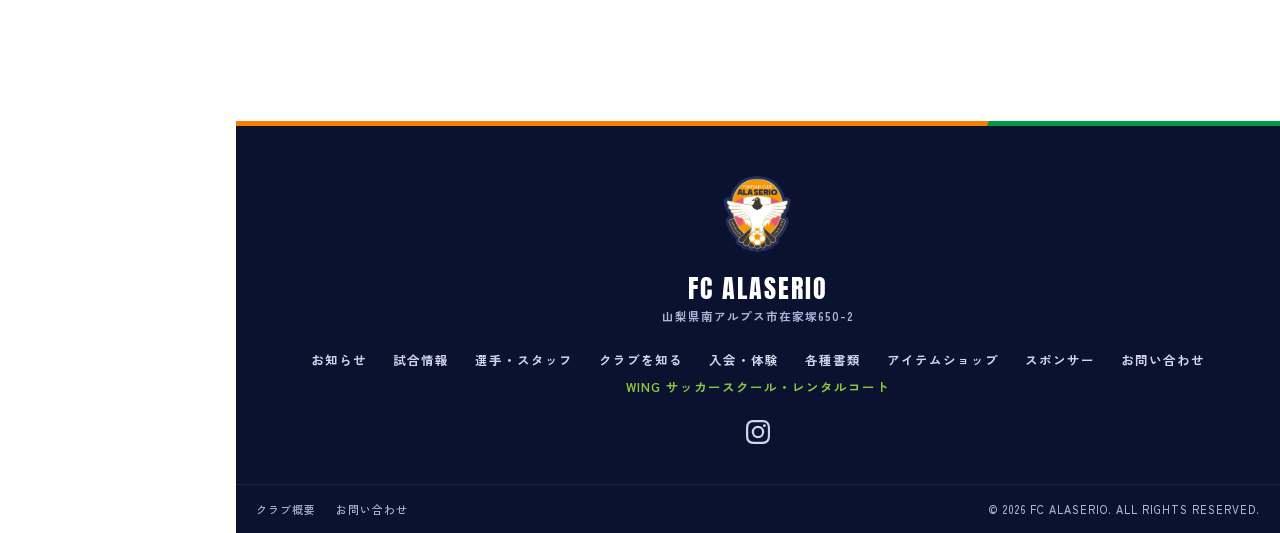
<file: team.html>
<!DOCTYPE html>
<html lang="ja">
<head>
  <meta charset="UTF-8">
  <meta name="viewport" content="width=device-width, initial-scale=1.0">
  <title>選手・スタッフ紹介 | FC ALASERIO</title>
  <link rel="icon" href="assets/logo.png">
  <meta name="description" content="FC ALASERIOの選手・スタッフ紹介。ジュニアユース(U-15)の選手と指導スタッフをご紹介します。">
  <meta property="og:title" content="選手・スタッフ紹介 | FC ALASERIO">
  <meta property="og:description" content="ジュニアユース(U-15)の選手と指導スタッフをご紹介します。">
  <meta property="og:type" content="website">
  <link rel="preconnect" href="https://fonts.googleapis.com">
  <link rel="preconnect" href="https://fonts.gstatic.com" crossorigin>
  <link href="https://fonts.googleapis.com/css2?family=Anton&family=Shippori+Mincho+B1:wght@700;800&family=Zen+Kaku+Gothic+New:wght@500;700;900&display=swap" rel="stylesheet">
  <link rel="stylesheet" href="css/alaserio.css?v=20261113">
</head>
<body>

  <!-- ユーティリティバー -->
  <div class="ut">
    <div class="ut-inner">
      <a href="tel:0552847717" class="ut-tel">TEL 055-284-7717</a>
      <a href="https://tabatatsu109-netizen.github.io/wing/" target="_blank" rel="noopener">WING FUTSAL CLUB</a>
      <a href="https://www.instagram.com/alaserio_2019/" target="_blank" rel="noopener">Instagram</a>
    </div>
  </div>

  <!-- ヘッダー -->
  <header class="gh">
    <div class="gh-inner">
      <a href="index.html" class="gh-logo">
        <img id="club-logo" src="assets/logo.png" alt="FC ALASERIO エンブレム">
        <span class="gh-logo-fallback" id="logo-abbr">A</span>
        <span class="gh-logo-text">
          <span class="gh-logo-sub">MINAMI ALPS</span>
          <span class="gh-logo-name">FC ALASERIO</span>
        </span>
      </a>
      <nav class="gh-nav">
        <a href="news.html"><span class="n-en">News</span><span class="n-ja">お知らせ</span></a>
        <a href="matches.html"><span class="n-en">Match</span><span class="n-ja">試合情報</span></a>
        <a href="team.html"><span class="n-en">Team</span><span class="n-ja">選手・スタッフ</span></a>
        <a href="club.html"><span class="n-en">Club</span><span class="n-ja">クラブを知る</span></a>
        <a href="join.html"><span class="n-en">Join us</span><span class="n-ja">入会・体験</span></a>
        <a href="documents.html"><span class="n-en">Docs</span><span class="n-ja">各種書類</span></a>
        <a href="shop/"><span class="n-en">Shop</span><span class="n-ja">アイテムショップ</span></a>
        <a href="sponsors.html"><span class="n-en">Sponsor</span><span class="n-ja">スポンサー</span></a>
        <a href="contact.html"><span class="n-en">Contact</span><span class="n-ja">お問い合わせ</span></a>
        <a href="https://tabatatsu109-netizen.github.io/wing/" target="_blank" rel="noopener" class="nav-wing"><span class="n-en">Wing</span><span class="n-ja">サッカースクール・レンタルコート</span></a>
      </nav>
      <div class="gh-actions">
        <a href="join.html#apply" class="gh-cta">Trial<small>体験申込</small></a>
        <button class="gh-burger" id="hamburger-btn" aria-label="メニューを開く"><span></span><span></span><span></span></button>
      </div>
    </div>
  </header>

  <!-- モバイルメニュー -->
  <nav class="m-nav" id="mobile-nav">
    <button class="m-nav-close" id="mobile-nav-close" aria-label="メニューを閉じる">✕</button>
    <a class="m-link" href="news.html"><span class="n-en">NEWS</span><span class="n-ja">お知らせ</span></a>
    <a class="m-link" href="matches.html"><span class="n-en">MATCH</span><span class="n-ja">試合情報</span></a>
    <a class="m-link" href="team.html"><span class="n-en">TEAM</span><span class="n-ja">選手・スタッフ</span></a>
    <a class="m-link" href="club.html"><span class="n-en">CLUB</span><span class="n-ja">クラブを知る</span></a>
    <a class="m-link" href="join.html"><span class="n-en">JOIN US</span><span class="n-ja">入会・体験</span></a>
    <a class="m-link" href="documents.html"><span class="n-en">DOCS</span><span class="n-ja">各種書類</span></a>
    <a class="m-link" href="shop/"><span class="n-en">SHOP</span><span class="n-ja">アイテムショップ</span></a>
    <a class="m-link" href="sponsors.html"><span class="n-en">SPONSOR</span><span class="n-ja">スポンサー</span></a>
    <a class="m-link" href="contact.html"><span class="n-en">CONTACT</span><span class="n-ja">お問い合わせ</span></a>
    <a class="m-link nav-wing" href="https://tabatatsu109-netizen.github.io/wing/" target="_blank" rel="noopener"><span class="n-en">WING</span><span class="n-ja">サッカースクール・レンタルコート</span></a>
    <div class="m-nav-ctas">
      <a href="join.html#apply" class="m-cta-trial">体験申込</a>
    </div>
  </nav>

  <!-- ページヒーロー -->
  <section class="page-hero">
    <div class="page-hero-inner">
      <div class="ph-en">PLAYERS &amp; STAFF</div>
      <div class="ph-ja">選手・スタッフ紹介</div>
    </div>
  </section>
  <div class="breadcrumb"><div class="breadcrumb-inner"><a href="index.html">TOP</a><span>›</span><span>選手・スタッフ紹介</span></div></div>

  <main class="page-body">
    <div class="container">

      <!-- 選手一覧 (Match Planner 連携) -->
      <div class="sec-head">
        <span class="sec-en" style="font-size:26px;">PLAYERS</span>
        <span class="sec-ja">選手一覧</span>
      </div>

      <!-- 並び順 -->
      <div class="sort-bar">
        <span class="sort-label">並び順</span>
        <div class="filter-bar" id="sort-filter" style="margin-bottom:0;">
          <button class="filter-btn on" data-sort="number">背番号順</button>
          <button class="filter-btn" data-sort="grade">学年順</button>
        </div>
      </div>

      <!-- ポジション別グループ -->
      <div id="pos-groups"><p class="no-data">読み込み中...</p></div>

      <!-- スタッフ紹介 -->
      <section class="club-sec" style="margin-top:56px;">
        <div class="club-sec-title"><span class="c-en">STAFF</span><span class="c-ja">スタッフ紹介</span></div>
        <div class="catinfo-grid">

          <div class="catinfo-card">
            <div class="catinfo-en">PRESIDENT</div>
            <div class="catinfo-name">髙部 聖</div>
            <div class="catinfo-target">代表</div>
            <dl class="catinfo-dl">
              <dt>経歴</dt><dd>韮崎高校／東洋大学<br>2003年 東京ヴェルディ<br>2005年 ロアッソ熊本</dd>
              <dt>指導歴</dt><dd>WING FUTSAL CLUB<br>甲府昭和高校サッカー部</dd>
              <dt>資格</dt><dd>日本サッカー協会C級ライセンス／幼児体育指導者2級／ライフキネティックトレーナー／日本サッカー協会公認審判3級</dd>
            </dl>
          </div>

          <div class="catinfo-card">
            <div class="catinfo-en">MANAGER</div>
            <div class="catinfo-name">望月 雅貴</div>
            <div class="catinfo-target">監督</div>
            <dl class="catinfo-dl">
              <dt>経歴</dt><dd>帝京第三高校</dd>
              <dt>指導歴</dt><dd>CSCルーデンス（3年間）<br>峡中トレセン（1年間）<br>WING FUTSAL CLUB<br>駿台甲府高校サッカー部</dd>
              <dt>資格</dt><dd>日本サッカー協会B級ライセンス／フットサルC級ライセンス／ライフキネティックトレーナー／日本サッカー協会公認審判3級</dd>
            </dl>
          </div>

          <div class="catinfo-card">
            <div class="catinfo-en">COACH</div>
            <div class="catinfo-name">関口 仁</div>
            <div class="catinfo-target">コーチ</div>
            <dl class="catinfo-dl">
              <dt>経歴</dt><dd>2005年 山梨県フットサル優秀選手<br>2012年 山梨県社会人SPリーグ 千塚クラブ所属</dd>
              <dt>指導歴</dt><dd>WING FUTSAL CLUB</dd>
              <dt>資格</dt><dd>日本サッカー協会公認審判4級</dd>
            </dl>
          </div>

          <div class="catinfo-card">
            <div class="catinfo-en">GK COACH</div>
            <div class="catinfo-name">小松 拓也</div>
            <div class="catinfo-target">GKコーチ</div>
            <dl class="catinfo-dl">
              <dt>経歴</dt><dd>韮崎工業高校</dd>
              <dt>指導歴</dt><dd>若草バイキングU-12 コーチ<br>4種トレセンコーチ</dd>
              <dt>資格</dt><dd>日本サッカー協会公認審判3級</dd>
            </dl>
          </div>

          <div class="catinfo-card">
            <div class="catinfo-en">COACH</div>
            <div class="catinfo-name">石川 健太</div>
            <div class="catinfo-target">コーチ</div>
            <dl class="catinfo-dl">
              <dt>経歴</dt><dd>農林高校</dd>
              <dt>指導歴</dt><dd>横浜Fマリノススクールコーチ<br>農林高校</dd>
              <dt>資格</dt><dd>日本サッカー協会公認審判3級</dd>
            </dl>
          </div>

          <div class="catinfo-card">
            <div class="catinfo-en">TRAINER</div>
            <div class="catinfo-name">三枝 直人</div>
            <div class="catinfo-target">トレーナー</div>
            <dl class="catinfo-dl">
              <dt>担当</dt><dd>選手のコンディショニング・ケア</dd>
            </dl>
          </div>

        </div>
      </section>

    </div>
  </main>

  <!-- 選手詳細モーダル -->
  <div class="player-modal" id="player-modal">
    <div class="pm-box">
      <div class="pm-photo" id="modal-photo"></div>
      <div class="pm-body">
        <div class="pm-name" id="modal-name"></div>
        <div class="pm-name-en" id="modal-nameEn"></div>
        <div class="pm-meta">
          <div><div class="lb">NO.</div><div class="vl" id="modal-number">—</div></div>
          <div><div class="lb">POSITION</div><div class="vl" id="modal-position">—</div></div>
          <div><div class="lb">GRADE</div><div class="vl" id="modal-grade">—</div></div>
        </div>
        <button class="pm-close" id="modal-close">閉じる</button>
      </div>
    </div>
  </div>

  <!-- フッター -->
  <footer class="gf">
    <div class="gf-top">
      <div class="gf-top-inner">
        <div class="gf-brand">
          <img src="assets/logo.png" alt="FC ALASERIO">
          <div>
            <div class="gf-brand-name" id="footer-club-name">FC ALASERIO</div>
            <div class="gf-brand-sub" id="footer-address">山梨県南アルプス市在家塚650-2</div>
          </div>
        </div>
        <nav class="gf-nav">
          <a href="news.html">お知らせ</a>
          <a href="matches.html">試合情報</a>
          <a href="team.html">選手・スタッフ</a>
          <a href="club.html">クラブを知る</a>
          <a href="join.html">入会・体験</a>
          <a href="documents.html">各種書類</a>
          <a href="shop/">アイテムショップ</a>
          <a href="sponsors.html">スポンサー</a>
          <a href="contact.html">お問い合わせ</a>
          <a href="https://tabatatsu109-netizen.github.io/wing/" target="_blank" rel="noopener" class="nav-wing">WING サッカースクール・レンタルコート</a>
        </nav>
        <div class="gf-sns">
          <a href="https://www.instagram.com/alaserio_2019/" target="_blank" rel="noopener" aria-label="Instagram"><svg viewBox="0 0 24 24"><path d="M12 2.2c3.2 0 3.6 0 4.9.1 3.3.1 4.8 1.7 4.9 4.9.1 1.3.1 1.6.1 4.8s0 3.6-.1 4.8c-.1 3.2-1.7 4.8-4.9 4.9-1.3.1-1.6.1-4.9.1-3.2 0-3.6 0-4.8-.1-3.3-.1-4.8-1.7-4.9-4.9-.1-1.3-.1-1.6-.1-4.8s0-3.6.1-4.8C2.4 4 4 2.4 7.2 2.3c1.2-.1 1.6-.1 4.8-.1zM12 0C8.7 0 8.3 0 7.1.1 2.7.3.3 2.7.1 7.1 0 8.3 0 8.7 0 12s0 3.7.1 4.9c.2 4.4 2.6 6.8 7 7 1.2.1 1.6.1 4.9.1s3.7 0 4.9-.1c4.4-.2 6.8-2.6 7-7 .1-1.2.1-1.6.1-4.9s0-3.7-.1-4.9c-.2-4.4-2.6-6.8-7-7C15.7 0 15.3 0 12 0zm0 5.8a6.2 6.2 0 1 0 0 12.4 6.2 6.2 0 0 0 0-12.4zM12 16a4 4 0 1 1 0-8 4 4 0 0 1 0 8zm6.4-11.8a1.4 1.4 0 1 0 0 2.9 1.4 1.4 0 0 0 0-2.9z"/></svg></a>
        </div>
      </div>
    </div>
    <div class="gf-bottom">
      <div class="gf-bottom-inner">
        <div class="gf-legal">
          <a href="club.html">クラブ概要</a>
          <a href="contact.html">お問い合わせ</a>
        </div>
        <span>© <span id="footer-year"></span> <span id="footer-club-name-copy">FC ALASERIO</span>. ALL RIGHTS RESERVED.</span>
      </div>
    </div>
  </footer>

  <!-- フローティングCTA -->
  <div class="float-btns">
    <a href="join.html#apply" class="fb-trial">体験申込</a>
  </div>

  <script src="js/config-loader.js?v=20261022a"></script>
  <script src="js/mobile-experience.js?v=20261108"></script>
  <script>
    document.getElementById('footer-year').textContent = new Date().getFullYear();
    var mobileNav = document.getElementById('mobile-nav');
    document.getElementById('hamburger-btn').addEventListener('click', function(){ mobileNav.classList.add('open'); });
    document.getElementById('mobile-nav-close').addEventListener('click', function(){ mobileNav.classList.remove('open'); });
    mobileNav.querySelectorAll('a').forEach(function(a){ a.addEventListener('click', function(){ mobileNav.classList.remove('open'); }); });

    function esc(s){ return String(s==null?'':s).replace(/&/g,'&amp;').replace(/</g,'&lt;').replace(/>/g,'&gt;').replace(/"/g,'&quot;'); }

    var posColor = { GK: '#b8870b', DF: '#2a6fd6', MF: '#009a44', FW: '#c0392b' };
    var allPlayers = [];
    var currentSort = 'number';

    // 学年表記の正規化: 「中学3年生」→「中3」、「5年生」→「小5」（旧形式「中3」「小5」はそのまま）
    function normGrade(g){
      var s = String(g || '').trim();
      var m = s.match(/^中(?:学)?\s*(\d)/);
      if(m) return '中' + m[1];
      m = s.match(/^小?\s*(\d)\s*年生?$/) || s.match(/^小(\d)$/);
      if(m) return '小' + m[1];
      return s;
    }

    // 並び順: 背番号順 or 学年順(中3→中1→小6→小1、未入力は最後)。同順位は背番号で揃える
    function sortPlayers(arr){
      var gradeOrder = {'中3':1,'中2':2,'中1':3,'小6':10,'小5':11,'小4':12,'小3':13,'小2':14,'小1':15};
      return arr.slice().sort(function(a,b){
        if(currentSort === 'grade'){
          var ag = gradeOrder[normGrade(a.grade)] || 999;
          var bg = gradeOrder[normGrade(b.grade)] || 999;
          if(ag !== bg) return ag - bg;
        }
        return (parseInt(a.number)||999) - (parseInt(b.number)||999);
      });
    }

    function playerCard(p){
      var pc = posColor[p.position] || '#6b7078';
      var photoStyle = p.photo ? ' style="background-image:url(' + esc(p.photo) + ')"' : '';
      return '<div class="player-card" data-id="' + esc(p.id) + '">' +
        '<div class="player-photo">' +
          '<div class="player-photo-img"' + photoStyle + '></div>' +
          '<span class="player-number">' + esc(p.number || '—') + '</span>' +
          (p.position ? '<span class="player-pos-badge" style="background:' + pc + ';">' + esc(p.position) + '</span>' : '') +
        '</div>' +
        '<div class="player-info">' +
          '<div class="player-name">' + esc(p.name || '') + '</div>' +
          '<div class="player-name-en">' + esc(p.nameEn || p.grade || '') + '</div>' +
        '</div>' +
        '</div>';
    }

    // スタッフ登録は除外して選手のみ表示する
    function isStaff(p){
      return String(p.category || '').trim().toLowerCase() === 'staff';
    }

    function render(){
      var el = document.getElementById('pos-groups');
      var players = allPlayers.filter(function(p){ return !isStaff(p); });
      if(players.length === 0){ el.innerHTML = '<p class="no-data">選手情報は準備中です</p>'; return; }

      if(currentSort === 'grade'){
        // 学年順: 学年ごとの見出しでグループ表示
        var GRADE_ORDER = ['中3','中2','中1','小6','小5','小4','小3','小2','小1'];
        var html = GRADE_ORDER.map(function(g){
          var group = sortPlayers(players.filter(function(p){ return normGrade(p.grade) === g; }));
          if(group.length === 0) return '';
          return '<div class="pos-group">' +
            '<div class="pos-title"><span class="p-en">' + esc(g) + '</span><span class="p-ja">' + esc(g) + 'の選手</span></div>' +
            '<div class="players-grid">' + group.map(playerCard).join('') + '</div>' +
            '</div>';
        }).join('');
        var noGrade = sortPlayers(players.filter(function(p){ return GRADE_ORDER.indexOf(normGrade(p.grade)) === -1; }));
        if(noGrade.length > 0){
          html += '<div class="pos-group">' +
            '<div class="pos-title"><span class="p-en">MEMBER</span><span class="p-ja">その他の選手</span></div>' +
            '<div class="players-grid">' + noGrade.map(playerCard).join('') + '</div>' +
            '</div>';
        }
        el.innerHTML = html || '<p class="no-data">選手情報は準備中です</p>';
      } else {
        // 背番号順: グループ分けせず1つのグリッドで表示
        el.innerHTML = '<div class="pos-group">' +
          '<div class="players-grid">' + sortPlayers(players).map(playerCard).join('') + '</div>' +
          '</div>';
      }

      el.querySelectorAll('.player-card').forEach(function(card){
        card.addEventListener('click', function(){ showDetail(this.dataset.id); });
      });
      initCardTilt(el);
    }

    // カードに追従する3Dチルト演出
    var reduceMotion = window.matchMedia && window.matchMedia('(prefers-reduced-motion: reduce)').matches;
    function initCardTilt(container){
      if(reduceMotion) return;
      container.querySelectorAll('.player-card').forEach(function(card){
        card.addEventListener('mousemove', function(e){
          var r = this.getBoundingClientRect();
          var px = (e.clientX - r.left) / r.width - 0.5;
          var py = (e.clientY - r.top) / r.height - 0.5;
          var rx = (-py * 12).toFixed(2);
          var ry = (px * 12).toFixed(2);
          this.style.transform = 'perspective(700px) rotateX(' + rx + 'deg) rotateY(' + ry + 'deg) translateY(-6px) scale(1.03)';
          this.style.setProperty('--glow-x', (px * 100 + 50) + '%');
          this.style.setProperty('--glow-y', (py * 100 + 50) + '%');
        });
        card.addEventListener('mouseleave', function(){
          this.style.transform = '';
        });
      });
    }

    function showDetail(id){
      var p = allPlayers.find(function(x){ return String(x.id) === String(id); });
      if(!p) return;
      document.getElementById('modal-name').textContent = p.name || '';
      document.getElementById('modal-nameEn').textContent = p.nameEn || '';
      document.getElementById('modal-number').textContent = p.number || '—';
      document.getElementById('modal-position').textContent = p.position || '—';
      document.getElementById('modal-grade').textContent = p.grade || '—';
      var ph = document.getElementById('modal-photo');
      ph.style.backgroundImage = p.photo ? 'url(' + p.photo + ')' : '';
      document.getElementById('player-modal').classList.add('show');
    }
    document.getElementById('modal-close').addEventListener('click', function(){
      document.getElementById('player-modal').classList.remove('show');
    });
    document.getElementById('player-modal').addEventListener('click', function(e){
      if(e.target === this) this.classList.remove('show');
    });

    document.querySelectorAll('#sort-filter .filter-btn').forEach(function(btn){
      btn.addEventListener('click', function(){
        document.querySelectorAll('#sort-filter .filter-btn').forEach(function(b){ b.classList.remove('on'); });
        this.classList.add('on');
        currentSort = this.dataset.sort;
        render();
      });
    });

    ConfigLoader.apply({
      pageTitle: '選手・スタッフ紹介',
      onLoaded: function(c){
        // Firebase（Match Planner の保存先）から選手データを取得
        ConfigLoader.fetchClubNodes(c, ['players'])
          .then(function(data){
            var raw = (data && data.players) || [];
            // Google Drive共有リンク(file/d/…/view 等)を画像直リンクに自動変換
            function normalizePhotoUrl(u){
              var s = String(u || '').trim();
              if(!s) return '';
              var m = s.match(/drive\.google\.com\/(?:file\/d\/|open\?id=|uc\?(?:export=\w+&)?id=)([\w-]+)/);
              return m ? 'https://lh3.googleusercontent.com/d/' + m[1] : s;
            }
            // 旧形式(position/nameEn)と新プランナー形式(mainGroup/nameRoman)の両対応
            allPlayers = raw.map(function(p){
              var q = {}; for(var k in p){ q[k] = p[k]; }
              q.position = p.position || p.mainGroup || '';
              q.nameEn = p.nameEn || p.nameRoman || '';
              q.photo = normalizePhotoUrl(p.photo);
              return q;
            });
            render();
          })
          .catch(function(){
            document.getElementById('pos-groups').innerHTML = '<p class="no-data">選手情報の読み込みに失敗しました</p>';
          });
      }
    });
  </script>
</body>
</html>
</file>
<file: css/alaserio.css>
/* ============================================================
   FC ALASERIO — オリジナルデザイン "WING"
   白ベース × 極太コンデンス(Anton) × 斜めの翼モチーフ
   モバイルファースト / ブレークポイント 768px・1024px
   TEMPLATE: alaserio-original-1.0（このクラブ専用のフルカスタムCSS）
   ============================================================ */

/* ── デザイントークン ── */
:root {
  --navy: #141f47;
  --navy-deep: #0b1230;
  --navy-soft: #1d2c60;
  --orange: #f77f00;
  --orange-b: #ff9d33;
  --green: #009a44;
  --ink: #10131c;
  --ink-sub: #6a7080;
  --line: #e4e6ec;
  --bg: #ffffff;
  --bg-soft: #f4f5f8;
  --red: #d24b52;
  --font-en: 'Anton', 'Arial Narrow', sans-serif;
  --font-jp: 'Zen Kaku Gothic New', 'Hiragino Kaku Gothic ProN', sans-serif;
  --font-serif: 'Shippori Mincho B1', 'Hiragino Mincho ProN', serif;
  --skew: -14deg;
  /* 本文インラインスタイル互換エイリアス */
  --main-color: var(--orange);
  --main-dark: #c96700;
  --ink-soft: #555c68;
}

/* ── ベース ── */
* { box-sizing: border-box; margin: 0; padding: 0; }
html { scroll-behavior: smooth; }
body {
  font-family: var(--font-jp);
  font-size: 15px;
  background: var(--bg); color: var(--ink);
  -webkit-font-smoothing: antialiased;
  font-weight: 500;
}
a { text-decoration: none; color: inherit; }
img { max-width: 100%; display: block; }
button { font-family: inherit; }
.en { font-family: var(--font-en); }
.container { max-width: 1160px; margin: 0 auto; padding: 0 18px; }
@media (min-width: 768px) { .container { padding: 0 28px; } }
.no-data { color: var(--ink-sub); font-size: 13px; padding: 18px 0; }

/* ── セクション見出し: 英字キッカー + 明朝の大見出し(日本語主体) ── */
.sh { margin-bottom: 30px; }
.sh-kicker { display: inline-flex; align-items: center; gap: 10px; margin-bottom: 8px; }
.sh-kicker::before { content: ''; width: 18px; height: 12px; background: var(--orange); transform: skewX(var(--skew)); }
.sh-kicker span {
  font-family: var(--font-en); font-weight: 400; text-transform: uppercase;
  font-size: 15px; letter-spacing: 5px; color: var(--orange);
}
.sh-title {
  font-family: var(--font-serif); font-weight: 800;
  font-size: clamp(30px, 4.8vw, 54px); line-height: 1.25; letter-spacing: 3px;
  color: var(--navy);
}
.sh--invert .sh-title { color: #fff; }
.sh--invert .sh-kicker span { color: var(--orange-b); }
.sh-more {
  display: inline-flex; align-items: center; gap: 8px; margin-top: 12px;
  font-size: 13px; font-weight: 700; color: var(--orange);
}
.sh-more::after { content: '→'; transition: transform .2s; }
.sh-more:hover::after { transform: translateX(4px); }

/* 下層ページ本文の見出し: 英字キッカー + 明朝の大見出し */
.sec-head { margin-bottom: 26px; }
.sec-head .sec-en {
  display: inline-flex; align-items: center; gap: 10px;
  font-family: var(--font-en); font-weight: 400; text-transform: uppercase;
  font-size: 14px; letter-spacing: 5px; color: var(--orange); line-height: 1;
}
.sec-head .sec-en::before { content: ''; width: 16px; height: 11px; background: var(--orange); transform: skewX(var(--skew)); }
.sec-head .sec-ja {
  display: block; margin-top: 8px;
  font-family: var(--font-serif); font-weight: 800;
  font-size: clamp(24px, 3.8vw, 38px); letter-spacing: 3px; color: var(--navy); line-height: 1.3;
}
.sec-head .sec-more { margin-left: 4px; font-size: 13px; font-weight: 700; color: var(--orange); }
.club-sec { margin-bottom: 56px; }
.club-sec-title { margin-bottom: 22px; }
.club-sec-title .c-en {
  display: inline-flex; align-items: center; gap: 10px;
  font-family: var(--font-en); font-weight: 400; text-transform: uppercase;
  font-size: 13px; letter-spacing: 5px; color: var(--orange); line-height: 1;
}
.club-sec-title .c-en::before { content: ''; width: 14px; height: 10px; background: var(--orange); transform: skewX(var(--skew)); }
.club-sec-title .c-ja {
  display: block; margin-top: 8px;
  font-family: var(--font-serif); font-weight: 800;
  font-size: clamp(22px, 3.4vw, 34px); letter-spacing: 3px; color: var(--navy); line-height: 1.3;
}

/* ── 汎用ボタン: オフセット影(ブルータリスト) ── */
.btn {
  display: inline-block; padding: 15px 34px;
  font-size: 13.5px; font-weight: 700; letter-spacing: 2px; text-align: center;
  transition: transform .15s, box-shadow .15s, background .2s, color .2s;
}
.btn-orange { background: var(--orange); color: #fff; box-shadow: 5px 5px 0 var(--navy); }
.btn-orange:hover { transform: translate(3px, 3px); box-shadow: 2px 2px 0 var(--navy); background: var(--orange-b); }
.btn-navy { background: var(--navy); color: #fff; box-shadow: 5px 5px 0 var(--orange); }
.btn-navy:hover { transform: translate(3px, 3px); box-shadow: 2px 2px 0 var(--orange); }
.btn-ghost { border: 2px solid var(--navy); color: var(--navy); box-shadow: 5px 5px 0 rgba(20,31,71,0.16); }
.btn-ghost:hover { transform: translate(3px, 3px); box-shadow: 2px 2px 0 rgba(20,31,71,0.16); background: var(--navy); color: #fff; }

/* ============================================================
   ユーティリティバー + ヘッダー
   ============================================================ */
.ut { background: var(--navy-deep); color: #cfd6ea; font-size: 11px; }
.ut-inner {
  max-width: 1240px; margin: 0 auto; padding: 6px 18px;
  display: flex; align-items: center; justify-content: flex-end; gap: 18px;
}
.ut a { color: #cfd6ea; letter-spacing: 1px; }
.ut a:hover { color: #fff; }
.ut .ut-tel { color: var(--orange-b); font-weight: 700; }

.gh { position: sticky; top: 0; z-index: 100; background: #fff; box-shadow: 0 1px 0 var(--line), 0 6px 24px rgba(16,19,28,0.06); }
.gh-inner { display: flex; align-items: stretch; height: 62px; padding: 0 10px 0 16px; max-width: 1240px; margin: 0 auto; }
.gh-logo { display: flex; align-items: center; gap: 10px; flex: none; }
.gh-logo img { height: 44px; width: auto; }
.gh-logo-fallback { display: none; }
.gh-logo-text { display: flex; flex-direction: column; line-height: 1.05; }
.gh-logo-name {
  font-family: var(--font-en); font-weight: 400; font-size: 19px; letter-spacing: 1px;
  color: var(--navy); text-transform: uppercase;
}
.gh-logo-sub { font-size: 8.5px; font-weight: 700; color: var(--orange); letter-spacing: 3px; }
.gh-nav { display: none; }
.gh-actions { margin-left: auto; display: flex; align-items: stretch; }
.gh-cta { display: none; }
.gh-burger {
  width: 54px; border: none; background: none; cursor: pointer;
  display: flex; flex-direction: column; align-items: center; justify-content: center; gap: 5px;
}
.gh-burger span { width: 24px; height: 2px; background: var(--navy); }
/* デスクトップ: 左固定の縦型サイドバーヘッダー */
@media (min-width: 1024px) {
  body { padding-left: 236px; }
  .gh {
    position: fixed; left: 0; top: 0; bottom: 0; width: 236px;
    background: var(--navy); box-shadow: none; z-index: 200;
    border-right: 4px solid var(--orange);
  }
  .gh-inner { height: 100%; flex-direction: column; align-items: stretch; padding: 0; max-width: none; display: flex; }
  .gh-logo {
    flex-direction: column; align-items: center; gap: 8px; text-align: center;
    padding: 16px 12px 13px; border-bottom: 1px solid rgba(255,255,255,0.12);
  }
  .gh-logo img { height: 54px; }
  .gh-logo-text { align-items: center; }
  .gh-logo-name { color: #fff; font-size: 17px; }
  .gh-logo-sub { color: var(--orange-b); font-size: 8px; }
  .gh-nav {
    display: flex; flex-direction: column; margin: 6px 0 0; flex: 1; overflow-y: auto;
    scrollbar-width: none; /* スクロールバー非表示(Firefox) */
  }
  /* 画面が高いときはメニューを均等に広げる(項目間の余白で調整・上切れしない安全な方式) */
  .gh-nav > a { margin: auto 0; }
  .gh-nav::-webkit-scrollbar { display: none; } /* スクロールバー非表示(Chrome/Safari/Edge) */
  .gh-nav > a {
    display: flex; align-items: baseline; gap: 9px;
    padding: 8px 20px; border-left: 4px solid transparent;
    transition: background .2s, border-color .2s;
  }
  .gh-nav > a:hover { border-left-color: var(--orange); background: rgba(255,255,255,0.07); }
  .gh-nav .n-en { font-family: var(--font-en); font-weight: 400; font-size: 15px; letter-spacing: 1.2px; color: #fff; text-transform: uppercase; }
  .gh-nav .n-ja { font-size: 9.5px; font-weight: 700; color: rgba(255,255,255,0.5); letter-spacing: 1px; }
  .gh-actions { margin: 0; display: block; }
  .gh-cta {
    display: flex; flex-direction: column; align-items: center; justify-content: center; gap: 1px;
    width: 100%; padding: 13px 10px;
    background: var(--orange); color: #fff;
    font-family: var(--font-en); font-size: 17px; letter-spacing: 3px; text-transform: uppercase;
    transition: background .2s;
  }
  .gh-cta:hover { background: var(--orange-b); }
  .gh-cta small { font-family: var(--font-jp); font-size: 10px; font-weight: 700; letter-spacing: 3px; opacity: 0.9; }
  .gh-burger { display: none; }
}

/* ── モバイルメニュー ── */
.m-nav {
  display: none; position: fixed; inset: 0; z-index: 300;
  background: var(--navy-deep); color: #fff;
  flex-direction: column; padding: 20px 26px 40px; overflow-y: auto;
}
.m-nav.open { display: flex; }
.m-nav-close { align-self: flex-end; background: none; border: none; color: #fff; font-size: 28px; cursor: pointer; padding: 6px 10px; }
.m-nav a.m-link {
  display: flex; align-items: baseline; gap: 14px;
  padding: 17px 2px; border-bottom: 1px solid rgba(255,255,255,0.1);
}
.m-nav .n-en { font-family: var(--font-en); font-weight: 400; font-size: 26px; letter-spacing: 1.5px; text-transform: uppercase; }
.m-nav .n-ja { font-size: 11.5px; font-weight: 700; color: #8b9bc9; }
.m-nav-ctas { margin-top: 26px; }
.m-cta-trial {
  display: block; text-align: center; padding: 16px;
  background: var(--orange); color: #fff; font-weight: 700; letter-spacing: 2px;
  clip-path: polygon(10px 0, 100% 0, calc(100% - 10px) 100%, 0 100%);
}

/* ── アプリ風ボトムナビ (mobile-experience.js が注入) ── */
.bnav-m {
  position: fixed; left: 0; right: 0; bottom: 0; z-index: 120;
  display: flex; background: var(--navy-deep);
  padding-bottom: env(safe-area-inset-bottom);
  box-shadow: 0 -6px 20px rgba(11,18,48,0.35);
}
.bnav-m a {
  position: relative; flex: 1; display: flex; flex-direction: column; align-items: center; gap: 3px;
  padding: 9px 4px 8px; color: #8b9bc9; font-size: 9.5px; font-weight: 700; letter-spacing: 1px;
}
.bnav-m a svg { width: 22px; height: 22px; fill: none; stroke: currentColor; stroke-width: 1.7; stroke-linecap: round; stroke-linejoin: round; }
.bnav-m a.on { color: #fff; }
.bnav-dot { position: absolute; top: 5px; right: calc(50% - 16px); width: 5px; height: 5px; background: var(--orange); border-radius: 50%; }
.bnav-m a.bnav-m-cta { background: var(--orange); color: #fff; }
body.has-bnav { padding-bottom: 62px; }
@media (min-width: 768px) { .bnav-m { display: none; } body.has-bnav { padding-bottom: 0; } }

/* ── フローティングCTA (デスクトップのみ・モバイルはボトムナビに任せる) ── */
.float-btns { display: none; }
@media (min-width: 768px) {
  .float-btns { display: flex; position: fixed; z-index: 90; right: 22px; bottom: 22px; }
  .float-btns a {
    padding: 15px 30px; background: var(--orange); color: #fff;
    font-weight: 700; font-size: 13px; letter-spacing: 2px;
    clip-path: polygon(10px 0, 100% 0, calc(100% - 10px) 100%, 0 100%);
    box-shadow: 0 10px 24px rgba(247,127,0,0.4);
    transition: transform .2s, background .2s;
  }
  .float-btns a:hover { background: var(--orange-b); transform: translateY(-2px); }
}

/* ============================================================
   トップ: ヒーロー(斜め分割)
   ============================================================ */
.hx { position: relative; background: #fff; overflow: hidden; }
.hx-photo {
  position: relative; height: 54vw; min-height: 250px; max-height: 420px;
  background-size: cover; background-position: center top;
  clip-path: polygon(0 0, 100% 0, 100% calc(100% - 9vw), 0 100%);
}
.hx-photo::after {
  content: ''; position: absolute; inset: 0;
  background: linear-gradient(115deg, rgba(11,18,48,0.55) 0%, rgba(11,18,48,0.12) 45%, rgba(11,18,48,0.0) 70%);
}
.hx-body { position: relative; padding: 6px 18px 44px; }
.hx-title {
  font-family: var(--font-en); font-weight: 400; text-transform: uppercase;
  font-size: clamp(74px, 19vw, 210px); line-height: 0.88; letter-spacing: 0;
  color: var(--navy);
}
.hx-title .hx-serio { display: block; color: var(--orange); }
.hx-catch {
  margin-top: 18px; display: inline-flex; align-items: center; gap: 12px;
  font-family: var(--font-serif); font-weight: 800;
  font-size: clamp(19px, 3.2vw, 30px); letter-spacing: 4px; color: var(--ink);
}
.hx-catch::before { content: ''; flex: none; width: 22px; height: 15px; background: var(--green); transform: skewX(var(--skew)); }
.hx-sub { margin-top: 12px; font-size: 12.5px; font-weight: 700; letter-spacing: 2px; color: var(--ink-sub); }
.hx-ctas { display: flex; flex-wrap: wrap; gap: 12px; margin-top: 24px; }
.hx-emblem { display: none; }
@media (min-width: 1024px) {
  .hx-grid { display: grid; grid-template-columns: 47% 53%; max-width: 1360px; margin: 0 auto; align-items: stretch; }
  .hx-photo {
    order: 2; height: auto; min-height: 560px; max-height: none;
    clip-path: polygon(16% 0, 100% 0, 100% 100%, 0 100%);
  }
  .hx-body { order: 1; padding: 64px 0 64px 48px; display: flex; flex-direction: column; justify-content: center; }
  .hx-title { font-size: clamp(120px, 12vw, 190px); }
  .hx-emblem { display: block; position: absolute; right: 36px; bottom: 32px; width: 110px; filter: drop-shadow(0 10px 26px rgba(0,0,0,0.45)); z-index: 3; }
}

/* ヒーロー下のニュースティッカー帯 */
.tick { background: var(--navy); color: #fff; overflow: hidden; }
.tick-inner { display: flex; align-items: center; max-width: 1240px; margin: 0 auto; }
.tick-label {
  flex: none; background: var(--orange); color: #fff;
  font-family: var(--font-en); font-size: 14px; letter-spacing: 2px; text-transform: uppercase;
  padding: 10px 18px; clip-path: polygon(0 0, 100% 0, calc(100% - 10px) 100%, 0 100%);
}
.tick-track { flex: 1; overflow: hidden; white-space: nowrap; }
.tick-move { display: inline-flex; padding-left: 100%; animation: tickMove 30s linear infinite; }
.tick-move span { font-size: 12.5px; font-weight: 700; letter-spacing: 1px; padding-right: 56px; color: #dbe1f3; }
@keyframes tickMove { to { transform: translateX(-100%); } }
@media (prefers-reduced-motion: reduce) { .tick-move { animation: none; padding-left: 0; } }

/* ============================================================
   トップ: NEXT MATCH(ネイビー全幅帯)
   ============================================================ */
.nx { position: relative; background: var(--navy); color: #fff; padding: 54px 0 60px; overflow: hidden; }
.nx::before {
  content: 'NEXT'; position: absolute; right: -14px; top: -12px;
  font-family: var(--font-en); font-size: clamp(110px, 22vw, 280px); line-height: 1;
  color: transparent; -webkit-text-stroke: 1px rgba(255,255,255,0.08); pointer-events: none;
}
.nx .sh { margin-bottom: 22px; }
.tab-btns { display: flex; gap: 8px; margin-bottom: 18px; flex-wrap: wrap; }
.tab-btn {
  border: 1px solid rgba(255,255,255,0.35); background: none; color: #d5dcf0;
  font-family: var(--font-en); font-size: 14px; letter-spacing: 2px; text-transform: uppercase;
  padding: 8px 22px; cursor: pointer; transition: all .2s;
}
.tab-btn.tab-active { background: var(--orange); border-color: var(--orange); color: #fff; }
.match-next-panel { position: relative; }
#match-next-inner { display: grid; gap: 26px; }
.nm-badge-row { display: flex; align-items: center; gap: 12px; margin-bottom: 10px; }
.nm-badge {
  background: var(--orange); color: #fff; font-family: var(--font-en); font-size: 13px;
  letter-spacing: 3px; text-transform: uppercase; padding: 6px 16px;
  clip-path: polygon(6px 0, 100% 0, calc(100% - 6px) 100%, 0 100%);
}
.nm-cat { border: 1px solid var(--orange-b); color: var(--orange-b); font-family: var(--font-en); font-size: 12px; letter-spacing: 2px; padding: 4px 12px; }
.nm-comp { color: #aab5da; font-size: 13px; font-weight: 700; letter-spacing: 1px; }
.nm-date-row { display: flex; align-items: baseline; gap: 12px; margin-top: 6px; }
.nm-date-num { font-family: var(--font-en); font-size: clamp(46px, 8vw, 84px); line-height: 1; color: #fff; }
.nm-day { font-family: var(--font-en); font-size: 20px; color: var(--orange-b); letter-spacing: 2px; }
.nm-detail { margin-top: 8px; color: #8b9bc9; font-size: 12.5px; font-weight: 700; line-height: 1.9; }
.nm-center { display: flex; align-items: center; justify-content: center; gap: clamp(14px, 4vw, 40px); }
.nm-team { display: flex; flex-direction: column; align-items: center; gap: 10px; width: 40%; max-width: 190px; }
.nm-logo-home, .nm-logo-away {
  width: clamp(70px, 11vw, 110px); height: clamp(70px, 11vw, 110px); border-radius: 50%;
  background: rgba(255,255,255,0.07); border: 2px solid var(--orange);
  display: flex; align-items: center; justify-content: center; overflow: hidden;
  font-family: var(--font-en); font-size: 12px; color: #55628f; letter-spacing: 1px;
}
.nm-logo-img { width: 82%; height: 82%; object-fit: contain; }
.nm-team-name { font-size: clamp(14px, 2.2vw, 19px); font-weight: 900; text-align: center; letter-spacing: 1px; }
.nm-vs { font-family: var(--font-en); font-size: clamp(26px, 5vw, 46px); color: var(--orange); }
.nm-actions { margin-top: 26px; display: flex; gap: 12px; }
.nm-btn {
  display: inline-block; padding: 13px 34px; font-weight: 700; font-size: 13px; letter-spacing: 2px;
  border: 1px solid rgba(255,255,255,0.4); color: #fff; transition: all .2s;
}
.nm-btn:hover { border-color: var(--orange); color: var(--orange-b); }
.nm-btn-dark { background: var(--orange); border: none; clip-path: polygon(8px 0, 100% 0, calc(100% - 8px) 100%, 0 100%); }
.nm-btn-dark:hover { background: var(--orange-b); color: #fff; }
@media (min-width: 900px) {
  #match-next-inner { grid-template-columns: 300px 1fr; align-items: center; }
}

/* ============================================================
   トップ: 最近の結果(横スクロールのスコアカード)
   ============================================================ */
.rs { background: var(--bg-soft); padding: 54px 0 58px; }
#results-list { display: flex; gap: 14px; overflow-x: auto; padding-bottom: 8px; scroll-snap-type: x proximity; scrollbar-width: none; }
#results-list::-webkit-scrollbar { display: none; }
.result-row {
  flex: 0 0 250px; scroll-snap-align: start;
  background: #fff; border-bottom: 4px solid var(--navy);
  padding: 18px 18px 16px; display: grid;
  grid-template-areas: 'date badge' 'score score' 'home home' 'opp opp';
  grid-template-columns: 1fr auto;
  box-shadow: 0 4px 16px rgba(16,19,28,0.07);
  transition: transform .2s, box-shadow .2s;
}
.result-row:hover { transform: translateY(-3px); box-shadow: 0 12px 26px rgba(16,19,28,0.13); }
.result-date { grid-area: date; font-family: var(--font-en); font-size: 15px; color: var(--ink-sub); letter-spacing: 1px; }
.result-score { grid-area: score; display: flex; align-items: baseline; gap: 10px; margin: 6px 0 8px; }
.score-num { font-family: var(--font-en); font-size: 44px; line-height: 1; color: var(--navy); }
.score-sep { font-family: var(--font-en); font-size: 24px; color: var(--orange); }
.result-home { grid-area: home; font-size: 12px; font-weight: 700; color: var(--ink-sub); }
.result-opp { grid-area: opp; font-size: 14.5px; font-weight: 900; color: var(--ink); margin-top: 2px; }
.result-badge {
  grid-area: badge; align-self: start;
  font-family: var(--font-en); font-size: 13px; letter-spacing: 1px; color: #fff;
  padding: 3px 10px; transform: skewX(var(--skew));
}
.badge-win { background: var(--green); }
.badge-lose { background: var(--red); }
.badge-draw { background: #8a8f9c; }

/* ============================================================
   トップ: NEWS(特大アウトライン透かし + リスト)
   ============================================================ */
.nw { position: relative; padding: 60px 0 64px; overflow: hidden; }
.nw::before {
  content: 'NEWS'; position: absolute; left: -8px; top: 4px;
  font-family: var(--font-en); font-size: clamp(120px, 24vw, 300px); line-height: 1;
  color: transparent; -webkit-text-stroke: 1px var(--line); pointer-events: none;
}
.nw .container { position: relative; }
#news-list { border-top: 2px solid var(--navy); }
.news-row {
  display: grid; grid-template-columns: auto 1fr auto; grid-template-areas: 'date tag arrow' 'title title title';
  align-items: center; column-gap: 12px; row-gap: 6px;
  padding: 17px 4px; border-bottom: 1px solid var(--line);
  transition: background .15s;
}
.news-row:hover { background: var(--bg-soft); }
.news-date { grid-area: date; font-family: var(--font-en); font-size: 15px; letter-spacing: 1px; color: var(--navy); }
.news-tag {
  grid-area: tag; justify-self: start;
  font-size: 10.5px; font-weight: 700; letter-spacing: 1px;
  border: 1px solid; padding: 2px 10px;
}
.news-title { grid-area: title; font-size: 14.5px; font-weight: 700; line-height: 1.6; }
.news-arrow { grid-area: arrow; color: var(--orange); font-size: 20px; font-weight: 700; transition: transform .2s; }
.news-row:hover .news-arrow { transform: translateX(4px); }
@media (min-width: 768px) {
  .news-row { grid-template-columns: 110px auto 1fr auto; grid-template-areas: 'date tag title arrow'; padding: 19px 8px; }
  .news-title { font-size: 15.5px; }
}

/* ============================================================
   トップ: PLAYERS スライダー(ネイビー帯)
   ============================================================ */
.pl { position: relative; background: var(--navy-deep); color: #fff; padding: 58px 0 66px; overflow: hidden; }
.pl::after {
  content: 'ALASERIO'; position: absolute; left: 50%; bottom: -10px; transform: translateX(-50%);
  font-family: var(--font-en); font-size: clamp(80px, 16vw, 210px); line-height: 1; white-space: nowrap;
  color: transparent; -webkit-text-stroke: 1px rgba(255,255,255,0.07); pointer-events: none;
}
.pl-track {
  display: flex; gap: 14px; overflow-x: auto; padding: 4px 18px 14px;
  scroll-snap-type: x proximity; scrollbar-width: none; position: relative; z-index: 2;
}
.pl-track::-webkit-scrollbar { display: none; }
.pl-card {
  position: relative; flex: 0 0 190px; scroll-snap-align: start;
  background: linear-gradient(165deg, var(--navy-soft), var(--navy-deep) 80%);
  border-bottom: 3px solid var(--orange);
  padding: 18px 16px 16px; min-height: 210px; overflow: hidden;
}
.pl-card-num {
  position: absolute; right: -6px; top: -14px;
  font-family: var(--font-en); font-size: 110px; line-height: 1;
  color: rgba(255,255,255,0.08);
}
.pl-card-pos {
  display: inline-block; font-family: var(--font-en); font-size: 12px; letter-spacing: 2px;
  color: #fff; padding: 3px 10px; transform: skewX(var(--skew));
}
.pl-card-name { position: relative; margin-top: 84px; font-size: 17px; font-weight: 900; letter-spacing: 1px; }
.pl-card-meta { position: relative; margin-top: 4px; font-family: var(--font-en); font-size: 12px; letter-spacing: 2px; color: #8b9bc9; text-transform: uppercase; }
.pl .sh-more { color: var(--orange-b); }

/* ============================================================
   トップ: カテゴリタイル(斜めクリップ)
   ============================================================ */
.tl { padding: 60px 0 20px; }
.tl-grid { display: grid; gap: 16px; }
.tl-card {
  position: relative; min-height: 190px; overflow: hidden;
  background-size: cover; background-position: center;
  clip-path: polygon(0 0, 100% 0, 100% calc(100% - 14px), calc(100% - 40px) 100%, 0 100%);
  display: flex; align-items: flex-end;
}
.tl-card::before { content: ''; position: absolute; inset: 0; background: linear-gradient(to top, rgba(11,18,48,0.88) 12%, rgba(11,18,48,0.25) 55%, rgba(11,18,48,0.15)); transition: background .25s; }
.tl-card:hover::before { background: linear-gradient(to top, rgba(247,127,0,0.85) 10%, rgba(11,18,48,0.35) 60%, rgba(11,18,48,0.15)); }
.tl-card--solid { background-image: none !important; background-color: var(--navy); }
.tl-body { position: relative; z-index: 2; padding: 18px 20px; }
.tl-en { font-family: var(--font-en); font-size: 26px; letter-spacing: 1.5px; color: #fff; text-transform: uppercase; line-height: 1; }
.tl-ja { display: block; margin-top: 6px; font-size: 12px; font-weight: 700; letter-spacing: 2px; color: rgba(255,255,255,0.85); }
@media (min-width: 768px) { .tl-grid { grid-template-columns: repeat(2, 1fr); } .tl-card { min-height: 230px; } }

/* 動画リンク行 */
.mv-links { display: flex; flex-wrap: wrap; gap: 10px 26px; margin-top: 18px; padding-bottom: 40px; }
.mv-links a { display: inline-flex; align-items: center; gap: 8px; font-size: 13px; font-weight: 700; color: var(--ink-sub); }
.mv-links a:hover { color: var(--orange); }
.mv-links a::before {
  content: ''; width: 0; height: 0; border-style: solid;
  border-width: 5px 0 5px 8px; border-color: transparent transparent transparent var(--orange);
}

/* ============================================================
   トップ: ステートメント(明朝の言葉を主役に)
   ============================================================ */
.st {
  position: relative; padding: 76px 0 84px; overflow: hidden; text-align: center;
  background: repeating-linear-gradient(135deg, #ffffff 0 18px, #fafbfd 18px 20px);
  border-top: 4px solid var(--navy);
}
.st-inner { position: relative; max-width: 760px; margin: 0 auto; padding: 0 20px; }
.st-en {
  display: inline-flex; align-items: center; gap: 10px;
  font-family: var(--font-en); font-size: 15px; letter-spacing: 6px; color: var(--orange); text-transform: uppercase;
}
.st-en::before, .st-en::after { content: ''; width: 16px; height: 11px; background: var(--orange); transform: skewX(var(--skew)); }
.st-ja {
  margin-top: 22px; font-family: var(--font-serif); font-weight: 800;
  font-size: clamp(28px, 5.6vw, 52px); letter-spacing: 5px; color: var(--navy); line-height: 1.5;
}
.st-desc { margin-top: 26px; font-size: 14px; line-height: 2.4; color: var(--ink-sub); font-weight: 500; text-align: left; }
@media (min-width: 768px) { .st-desc { text-align: center; } }
.st-link { display: inline-block; margin-top: 30px; font-size: 13.5px; font-weight: 700; letter-spacing: 2px; color: var(--orange); border-bottom: 2px solid var(--orange); padding-bottom: 4px; }
.st-link:hover { color: var(--navy); border-color: var(--navy); }

/* ============================================================
   スポンサー帯 / フッター
   ============================================================ */
.sp { background: var(--bg-soft); padding: 40px 0 46px; text-align: center; }
.sp-label { font-family: var(--font-en); font-size: 15px; letter-spacing: 4px; color: var(--ink-sub); text-transform: uppercase; }
.sp-items { display: flex; justify-content: center; flex-wrap: wrap; gap: 14px; margin-top: 18px; }
.sp-item {
  background: #fff; border: 1px solid var(--line); padding: 18px 34px;
  font-size: 15px; font-weight: 900; letter-spacing: 1px; color: var(--navy);
}

.gf { background: var(--navy-deep); color: #aab5da; }
.gf::before { content: ''; display: block; height: 5px; background: linear-gradient(105deg, var(--orange) 0%, var(--orange) 72%, var(--green) 72%, var(--green) 100%); }
.gf-top-inner { max-width: 1160px; margin: 0 auto; padding: 46px 20px 36px; text-align: center; }
.gf-brand { display: flex; flex-direction: column; align-items: center; gap: 12px; }
.gf-brand img { height: 84px; width: auto; }
.gf-brand-name { font-family: var(--font-en); font-size: 26px; letter-spacing: 2px; color: #fff; text-transform: uppercase; }
.gf-brand-sub { font-size: 11.5px; font-weight: 700; letter-spacing: 1px; }
.gf-nav { display: flex; flex-wrap: wrap; justify-content: center; gap: 8px 26px; margin-top: 26px; }
.gf-nav a { font-size: 12.5px; font-weight: 700; letter-spacing: 1px; color: #cfd6ea; }
.gf-nav a:hover { color: var(--orange-b); }
.gf-sns { display: flex; justify-content: center; gap: 16px; margin-top: 24px; }
.gf-sns a svg { width: 24px; height: 24px; fill: #cfd6ea; transition: fill .2s, transform .2s; }
.gf-sns a:hover svg { fill: var(--orange-b); transform: scale(1.15); }
.gf-bottom { border-top: 1px solid rgba(255,255,255,0.08); }
.gf-bottom-inner {
  max-width: 1160px; margin: 0 auto; padding: 16px 20px;
  display: flex; flex-direction: column; align-items: center; gap: 8px;
  font-size: 11px; letter-spacing: 1px;
}
.gf-legal { display: flex; gap: 20px; }
.gf-legal a:hover { color: #fff; }
@media (min-width: 768px) { .gf-bottom-inner { flex-direction: row; justify-content: space-between; } }

/* ============================================================
   下層ページ: ページヒーロー / パンくず
   ============================================================ */
.page-hero { position: relative; background: #fff; overflow: hidden; border-bottom: 4px solid var(--navy); }
.page-hero::before {
  content: 'ALASERIO'; position: absolute; right: -8px; bottom: -0.22em;
  font-family: var(--font-en); font-size: clamp(60px, 12vw, 150px); line-height: 1;
  color: transparent; -webkit-text-stroke: 1px #e8eaf1; pointer-events: none;
}
.page-hero-inner { position: relative; z-index: 3; max-width: 1160px; margin: 0 auto; padding: 46px 20px 42px; }
.ph-en {
  display: inline-flex; align-items: center; gap: 10px;
  font-family: var(--font-en); font-weight: 400; text-transform: uppercase;
  font-size: 15px; letter-spacing: 6px; color: var(--orange); line-height: 1;
}
.ph-en::before { content: ''; width: 18px; height: 12px; background: var(--orange); transform: skewX(var(--skew)); }
.ph-ja {
  display: block; margin-top: 12px;
  font-family: var(--font-serif); font-weight: 800;
  font-size: clamp(30px, 5.6vw, 56px); letter-spacing: 4px; color: var(--navy); line-height: 1.3;
}
@media (min-width: 768px) { .page-hero-inner { padding: 66px 28px 58px; } }
.breadcrumb { background: var(--bg-soft); font-size: 11px; color: var(--ink-sub); }
.breadcrumb-inner { max-width: 1160px; margin: 0 auto; padding: 9px 20px; display: flex; gap: 8px; }
.breadcrumb a:hover { color: var(--orange); }
.page-body { padding: 46px 0 70px; }
@media (min-width: 768px) { .page-body { padding: 60px 0 90px; } }

/* ============================================================
   下層ページ: コンテンツ部品
   ============================================================ */
.club-lead { font-size: 15px; line-height: 2.3; font-weight: 500; }
.club-table { width: 100%; border-collapse: collapse; font-size: 14px; }
.club-table th, .club-table td { padding: 15px 14px; border-bottom: 1px solid var(--line); text-align: left; vertical-align: top; line-height: 1.9; }
.club-table th { width: 32%; min-width: 110px; font-weight: 700; color: var(--navy); background: var(--bg-soft); border-left: 3px solid var(--orange); }
.fee-table th { width: auto; min-width: 0; border-left: none; background: var(--navy); color: #fff; }
.fee-table td { font-weight: 700; }

.emblem-box { display: flex; flex-direction: column; gap: 24px; align-items: center; background: var(--bg-soft); padding: 30px 22px; }
.emblem-box img { width: 190px; }
.emblem-box p { font-size: 14px; line-height: 2.2; }
@media (min-width: 768px) { .emblem-box { flex-direction: row; padding: 38px; } .emblem-box img { flex: none; } }

.pillars { display: grid; gap: 14px; }
.pillar { position: relative; background: var(--navy); color: #fff; padding: 26px 22px 24px; overflow: hidden; }
.pillar-no { position: absolute; right: 2px; top: -10px; font-family: var(--font-en); font-size: 84px; line-height: 1; color: rgba(255,255,255,0.09); }
.pillar-title { position: relative; font-family: var(--font-serif); font-weight: 800; font-size: 18px; letter-spacing: 2px; padding-left: 14px; border-left: 4px solid var(--orange); }
.pillar-body { position: relative; margin-top: 14px; font-size: 13px; line-height: 2.1; color: #cfd6ea; }
@media (min-width: 768px) { .pillars { grid-template-columns: repeat(3, 1fr); } }

.step-grid { display: grid; gap: 12px; }
.step-card { position: relative; background: #fff; border: 1px solid var(--line); border-bottom: 3px solid var(--orange); padding: 22px 20px 20px; overflow: hidden; }
.step-no { position: absolute; right: 6px; top: -8px; font-family: var(--font-en); font-size: 64px; line-height: 1; color: var(--bg-soft); }
.step-title { position: relative; font-size: 16px; font-weight: 900; color: var(--navy); }
.step-body { position: relative; margin-top: 10px; font-size: 13px; line-height: 2; color: var(--ink-sub); }
@media (min-width: 768px) { .step-grid { grid-template-columns: repeat(4, 1fr); } }

.catinfo-grid { display: grid; gap: 16px; }
.catinfo-card { background: #fff; border: 1px solid var(--line); border-top: 4px solid var(--navy); padding: 24px 22px; }
.catinfo-en { font-family: var(--font-en); font-size: 15px; letter-spacing: 2px; color: var(--orange); text-transform: uppercase; }
.catinfo-name { font-family: var(--font-serif); font-weight: 800; font-size: 22px; letter-spacing: 2px; color: var(--navy); margin-top: 4px; }
.catinfo-target { display: inline-block; background: var(--navy); color: #fff; font-size: 11px; font-weight: 700; padding: 4px 12px; margin: 10px 0 16px; transform: skewX(var(--skew)); }
.catinfo-dl { font-size: 13.5px; }
.catinfo-dl dt { float: left; clear: left; width: 74px; font-weight: 700; color: var(--navy); padding: 7px 0; }
.catinfo-dl dd { margin-left: 86px; padding: 7px 0; border-bottom: 1px dashed var(--line); line-height: 1.9; }
@media (min-width: 900px) { .catinfo-grid { grid-template-columns: repeat(auto-fit, minmax(300px, 1fr)); } }

.doc-btns { display: flex; flex-wrap: wrap; gap: 12px; }
.doc-btn {
  display: inline-block; padding: 14px 30px; font-size: 13.5px; font-weight: 700; letter-spacing: 1px;
  border: 2px solid var(--navy); color: var(--navy); text-align: center;
  box-shadow: 4px 4px 0 rgba(20,31,71,0.16);
  transition: transform .15s, box-shadow .15s, background .2s, color .2s;
}
.doc-btn:hover { background: var(--navy); color: #fff; transform: translate(2px, 2px); box-shadow: 2px 2px 0 rgba(20,31,71,0.16); }
.doc-btn--main { background: var(--orange); border-color: var(--orange); color: #fff; box-shadow: 4px 4px 0 var(--navy); }
.doc-btn--main:hover { background: var(--orange-b); border-color: var(--orange-b); color: #fff; box-shadow: 2px 2px 0 var(--navy); }

.dash-grid { display: grid; gap: 14px; }
.dcard { position: relative; background: #fff; border: 1px solid var(--line); border-left: 4px solid var(--orange); padding: 24px 22px; }
.dcard-label { font-family: var(--font-en); font-size: 13px; letter-spacing: 2px; color: var(--orange); text-transform: uppercase; }
.dcard-title { font-family: var(--font-serif); font-weight: 800; font-size: 19px; letter-spacing: 1px; color: var(--navy); margin-top: 8px; }
.dcard-desc { margin-top: 10px; font-size: 13px; line-height: 2; color: var(--ink-sub); }
.dcard-link { display: inline-block; margin-top: 14px; font-size: 13px; font-weight: 700; color: var(--orange); }
.dcard--link:hover { border-left-color: var(--navy); box-shadow: 0 10px 26px rgba(16,19,28,0.1); }
@media (min-width: 768px) { .dash-grid--4 { grid-template-columns: repeat(2, 1fr); } }
@media (min-width: 1100px) { .dash-grid--4 { grid-template-columns: repeat(3, 1fr); } }

.ct-grid { display: grid; gap: 44px; }
@media (min-width: 1000px) { .ct-grid { grid-template-columns: 1fr 1fr; gap: 48px; } }

/* フィルタ/ソート */
.filter-bar { display: flex; flex-wrap: wrap; gap: 8px; margin-bottom: 22px; }
.filter-btn {
  border: 1px solid var(--line); background: #fff; color: var(--ink-sub);
  font-size: 12.5px; font-weight: 700; letter-spacing: 1px; padding: 9px 20px; cursor: pointer; transition: all .2s;
}
.filter-btn.on { background: var(--navy); border-color: var(--navy); color: #fff; }
.sort-bar { display: flex; align-items: center; gap: 12px; margin-bottom: 24px; }
.sort-label { font-size: 12px; font-weight: 700; color: var(--ink-sub); letter-spacing: 1px; }
.more-wrap { text-align: center; margin-top: 28px; }
.more-btn {
  border: 2px solid var(--navy); background: none; color: var(--navy);
  font-weight: 700; font-size: 13px; letter-spacing: 2px; padding: 13px 44px; cursor: pointer; transition: all .2s;
}
.more-btn:hover { background: var(--navy); color: #fff; }

/* ============================================================
   ニュース一覧ページ: PICK UP カード
   ============================================================ */
.pickup-news { display: grid; gap: 16px; margin-bottom: 40px; }
.pn-card { background: #fff; border: 1px solid var(--line); overflow: hidden; transition: box-shadow .2s, transform .2s; }
.pn-card:hover { box-shadow: 0 14px 30px rgba(16,19,28,0.12); transform: translateY(-3px); }
.pn-thumb { position: relative; aspect-ratio: 16/9; background-size: cover; background-position: center; background-color: var(--bg-soft); }
.pn-flag {
  position: absolute; left: 0; top: 0; background: var(--orange); color: #fff; z-index: 3;
  font-family: var(--font-en); font-size: 12px; letter-spacing: 2px; padding: 5px 14px;
  clip-path: polygon(0 0, 100% 0, calc(100% - 8px) 100%, 0 100%);
}
.pn-thumb--score { display: flex; align-items: center; justify-content: center; }
.pn-thumb--score[data-result="win"] { background: linear-gradient(150deg, #0c7a3c 0%, var(--green) 50%, #06522a 100%); }
.pn-thumb--score[data-result="lose"] { background: linear-gradient(150deg, #3a4550, #22293200 45%, #171d23 100%); background-color: #2b333c; }
.pn-thumb--score[data-result="draw"] { background: linear-gradient(150deg, #454c5c, #303646 60%, #20242f 100%); }
.pn-thumb--score::after {
  content: 'ALASERIO'; position: absolute; right: -4px; bottom: -12px;
  font-family: var(--font-en); font-size: 58px; line-height: 1; letter-spacing: 0;
  color: rgba(255,255,255,0.08); pointer-events: none;
}
.sc-inner { position: relative; z-index: 2; width: 100%; padding: 24px 16px 14px; text-align: center; color: #fff; }
.sc-cat { position: absolute; top: 6px; right: 12px; font-family: var(--font-en); font-size: 11px; letter-spacing: 2px; color: rgba(255,255,255,0.7); }
.sc-score { font-family: var(--font-en); font-size: 52px; line-height: 1; }
.sc-opp { margin-top: 6px; font-size: 13px; font-weight: 900; }
.sc-badge { display: inline-block; margin-top: 8px; font-size: 11px; font-weight: 700; letter-spacing: 2px; border: 1px solid rgba(255,255,255,0.5); padding: 2px 12px; }
.pn-body { padding: 16px 18px 18px; }
.pn-meta { display: flex; align-items: center; gap: 10px; }
.pn-date { font-family: var(--font-en); font-size: 14px; color: var(--ink-sub); letter-spacing: 1px; }
.pn-title { margin-top: 8px; font-size: 14.5px; font-weight: 900; line-height: 1.7; }
@media (min-width: 768px) { .pickup-news { grid-template-columns: repeat(3, 1fr); } }

/* ============================================================
   試合ページ: 今後の試合 / 得点ランキング / 日程・結果
   ============================================================ */
.upcoming-grid { display: grid; gap: 12px; margin-bottom: 46px; }
.up-card { background: #fff; border: 1px solid var(--line); border-left: 4px solid var(--navy); padding: 18px 20px; }
.up-comp { font-size: 11.5px; font-weight: 700; color: var(--ink-sub); letter-spacing: 1px; }
.up-date { font-family: var(--font-en); font-size: 26px; color: var(--navy); letter-spacing: 1px; margin-top: 4px; }
.up-date small { font-family: var(--font-en); font-size: 15px; color: var(--orange); margin-left: 6px; }
.up-vs { font-size: 15px; font-weight: 900; margin-top: 6px; }
.up-meta { font-size: 12px; color: var(--ink-sub); margin-top: 6px; line-height: 1.8; }
.up-badge { display: inline-block; margin-top: 8px; background: var(--bg-soft); color: var(--navy); font-size: 10.5px; font-weight: 700; letter-spacing: 1px; padding: 3px 10px; }
@media (min-width: 768px) { .upcoming-grid { grid-template-columns: repeat(auto-fill, minmax(280px, 1fr)); } }

.scorer-grid { display: grid; gap: 12px; margin-bottom: 46px; }
.scorer-card { position: relative; background: var(--navy); color: #fff; padding: 20px 22px; overflow: hidden; }
.scorer-card::after {
  content: 'TOP SCORER'; position: absolute; right: -4px; bottom: -10px;
  font-family: var(--font-en); font-size: 44px; line-height: 1; color: rgba(255,255,255,0.07); pointer-events: none;
}
.scorer-cat { font-family: var(--font-en); font-size: 12px; letter-spacing: 2px; color: var(--orange-b); }
.scorer-name { font-size: 19px; font-weight: 900; margin-top: 8px; }
.scorer-goals { margin-top: 4px; }
.scorer-num { font-family: var(--font-en); font-size: 46px; line-height: 1; color: var(--orange); }
.scorer-unit { font-size: 12px; font-weight: 700; color: #aab5da; margin-left: 6px; }
.scorer-empty { color: #8b9bc9; font-size: 13px; }
@media (min-width: 768px) { .scorer-grid { grid-template-columns: repeat(auto-fill, minmax(260px, 1fr)); } }

.sched-group { margin-bottom: 38px; }
.sched-comp-title {
  display: flex; align-items: center; gap: 10px;
  font-size: 15px; font-weight: 900; letter-spacing: 1px; color: var(--navy); margin-bottom: 12px;
}
.sched-comp-title::before { content: ''; width: 14px; height: 11px; background: var(--orange); transform: skewX(var(--skew)); }
.sched-list { border-top: 2px solid var(--navy); }
.sched-row {
  display: flex; align-items: center; gap: 14px;
  padding: 15px 6px; border-bottom: 1px solid var(--line); flex-wrap: wrap;
}
.sched-date { flex: none; width: 86px; font-family: var(--font-en); font-size: 16px; color: var(--navy); letter-spacing: 1px; }
.sched-date small { display: block; font-size: 11px; color: var(--orange); letter-spacing: 2px; }
.sched-main { flex: 1; min-width: 150px; }
.sched-opp { font-size: 14.5px; font-weight: 900; }
.sched-venue { font-size: 11.5px; color: var(--ink-sub); margin-top: 2px; }
.sched-right { flex: none; display: flex; align-items: center; gap: 12px; }
.sched-score { font-family: var(--font-en); font-size: 24px; color: var(--navy); letter-spacing: 1px; }
.sched-time { font-family: var(--font-en); font-size: 15px; color: var(--ink-sub); }
.sched-res { flex: none; font-family: var(--font-en); font-size: 13px; color: #fff; padding: 3px 10px; transform: skewX(var(--skew)); }

/* ============================================================
   選手・スタッフページ
   ============================================================ */
.pos-group { margin-bottom: 40px; }
.pos-title { display: flex; align-items: baseline; gap: 12px; margin-bottom: 16px; }
.pos-title .p-en { font-family: var(--font-en); font-size: 26px; color: var(--navy); letter-spacing: 1px; text-transform: uppercase; }
.pos-title .p-ja { font-size: 12px; font-weight: 700; color: var(--ink-sub); letter-spacing: 1px; }
.players-grid { display: grid; grid-template-columns: repeat(2, 1fr); gap: 12px; }
.player-card { position: relative; background: var(--navy); overflow: hidden; cursor: pointer; transition: transform .25s, box-shadow .25s; }
.player-card:hover { box-shadow: 0 16px 32px rgba(11,18,48,0.35); }
.player-photo { position: relative; aspect-ratio: 3/3.4; background: linear-gradient(165deg, var(--navy-soft), var(--navy-deep)); overflow: hidden; }
.player-photo-img { position: absolute; inset: 0; background-size: cover; background-position: center top; }
.player-number {
  position: absolute; left: 8px; top: -6px; z-index: 2;
  font-family: var(--font-en); font-size: 54px; line-height: 1.1; color: rgba(255,255,255,0.9);
  text-shadow: 0 2px 12px rgba(0,0,0,0.5);
}
.player-pos-badge {
  position: absolute; right: 0; top: 10px; z-index: 2;
  font-family: var(--font-en); font-size: 12px; letter-spacing: 2px; color: #fff; padding: 3px 12px;
  clip-path: polygon(8px 0, 100% 0, 100% 100%, 0 100%);
}
.player-info { padding: 12px 12px 13px; border-top: 3px solid var(--orange); }
.player-name { font-size: 14px; font-weight: 900; color: #fff; letter-spacing: 0.5px; }
.player-name-en { margin-top: 2px; font-family: var(--font-en); font-size: 11px; letter-spacing: 2px; color: #8b9bc9; text-transform: uppercase; }
@media (min-width: 700px) { .players-grid { grid-template-columns: repeat(3, 1fr); } }
@media (min-width: 1000px) { .players-grid { grid-template-columns: repeat(5, 1fr); gap: 14px; } }

.player-modal {
  display: none; position: fixed; inset: 0; z-index: 400;
  background: rgba(11,18,48,0.8); align-items: center; justify-content: center; padding: 20px;
}
.player-modal.show { display: flex; }
.pm-box { background: var(--navy); color: #fff; max-width: 640px; width: 100%; display: grid; overflow: hidden; }
.pm-photo { aspect-ratio: 4/3; background: linear-gradient(165deg, var(--navy-soft), var(--navy-deep)); background-size: cover; background-position: center top; }
.pm-body { padding: 24px; }
.pm-name { font-size: 24px; font-weight: 900; }
.pm-name-en { font-family: var(--font-en); font-size: 13px; letter-spacing: 3px; color: #8b9bc9; margin-top: 4px; text-transform: uppercase; }
.pm-meta { display: flex; gap: 28px; margin-top: 18px; }
.pm-meta .lb { font-family: var(--font-en); font-size: 10px; letter-spacing: 2px; color: var(--orange-b); }
.pm-meta .vl { font-family: var(--font-en); font-size: 26px; margin-top: 2px; }
.pm-close {
  margin-top: 22px; background: var(--orange); color: #fff; border: none; cursor: pointer;
  font-weight: 700; letter-spacing: 2px; padding: 12px 34px; font-family: var(--font-jp);
}
@media (min-width: 640px) { .pm-box { grid-template-columns: 45% 1fr; } .pm-photo { aspect-ratio: auto; } }

/* ============================================================
   ニュース/試合 詳細モーダル
   ============================================================ */
.nd-overlay {
  display: none; position: fixed; inset: 0; z-index: 400;
  background: rgba(11,18,48,0.8); align-items: center; justify-content: center; padding: 20px;
}
.nd-overlay.open { display: flex; }
.nd-box {
  position: relative; background: #fff; max-width: 620px; width: 100%; max-height: 84vh; overflow-y: auto;
  padding: 30px 26px; border-top: 5px solid var(--orange);
}
.nd-close { position: absolute; right: 12px; top: 10px; background: none; border: none; font-size: 24px; color: var(--ink-sub); cursor: pointer; }
.nd-meta { display: flex; align-items: center; gap: 12px; }
.nd-tag { font-size: 11px; font-weight: 700; letter-spacing: 1px; border: 1px solid var(--navy); color: var(--navy); padding: 2px 12px; }
.nd-date { font-family: var(--font-en); font-size: 14px; color: var(--ink-sub); letter-spacing: 1px; }
.nd-title { margin-top: 14px; font-size: 19px; font-weight: 900; line-height: 1.6; color: var(--navy); }
.nd-image { display: none; margin-top: 16px; width: 100%; }
.nd-image.show { display: block; }
.nd-body { margin-top: 16px; font-size: 13.5px; line-height: 2.1; white-space: pre-wrap; }

/* ============================================================
   マッチデー・バナー (mobile-experience.js が生成)
   ============================================================ */
#matchday-banner { display: none; }
#matchday-banner:has(.mday) { display: block; }
.mday { position: relative; background: var(--navy); color: #fff; overflow: hidden; }
.mday-stripes {
  position: absolute; inset: 0;
  background: repeating-linear-gradient(115deg, transparent 0 26px, rgba(255,255,255,0.03) 26px 52px);
}
.mday-inner { position: relative; max-width: 1160px; margin: 0 auto; padding: 22px 20px 24px; text-align: center; }
.mday-head { display: flex; align-items: center; justify-content: center; gap: 12px; }
.mday-flag {
  background: var(--orange); color: #fff; font-family: var(--font-en); font-size: 12px;
  letter-spacing: 3px; padding: 4px 14px; transform: skewX(var(--skew));
}
.mday-flag--next { background: var(--green); }
.mday-flag--red { background: var(--red); }
.mday-reddot { display: inline-block; width: 7px; height: 7px; background: #fff; border-radius: 50%; margin-right: 6px; animation: mdayBlink 1s infinite; }
@keyframes mdayBlink { 50% { opacity: 0.2; } }
.mday-title { font-family: var(--font-en); font-size: 22px; letter-spacing: 3px; }
.mday-vs { margin-top: 10px; font-size: 18px; font-weight: 900; }
.mday-vs--sm { font-size: 15px; }
.mday-cat { display: inline-block; margin-left: 10px; font-size: 10.5px; font-weight: 700; border: 1px solid rgba(255,255,255,0.4); padding: 1px 8px; vertical-align: middle; }
.mday-comp { margin-top: 6px; font-size: 11.5px; color: #aab5da; font-weight: 700; }
.mday-next-date { font-family: var(--font-en); font-size: 15px; letter-spacing: 1px; color: var(--orange-b); }
.mday-count-label { margin-top: 10px; font-size: 10.5px; font-weight: 700; letter-spacing: 2px; color: #8b9bc9; }
.mday-count { margin-top: 6px; }
.mday-digit {
  display: inline-block; min-width: 30px; margin: 0 1px; padding: 6px 2px;
  background: var(--navy-deep); border: 1px solid rgba(255,255,255,0.14);
  font-family: var(--font-en); font-size: 24px; line-height: 1;
}
.mday-count--sm .mday-digit { min-width: 24px; font-size: 18px; }
.mday-sep { font-family: var(--font-en); font-size: 20px; margin: 0 3px; color: var(--orange-b); }
.mday-gap { display: inline-block; width: 10px; }
.mday-score-row { display: flex; align-items: center; justify-content: center; gap: 16px; margin-top: 12px; }
.mday-team { font-size: 14px; font-weight: 900; }
.mday-score { font-family: var(--font-en); font-size: 40px; line-height: 1; color: var(--orange-b); }
.mday-score i { font-style: normal; color: #55628f; margin: 0 4px; }
.mday-live { font-size: 16px; font-weight: 900; color: var(--orange-b); }
.mday-live-btn {
  display: inline-block; margin-top: 14px; background: var(--orange); color: #fff;
  font-weight: 700; font-size: 12.5px; letter-spacing: 1px; padding: 10px 26px;
  clip-path: polygon(8px 0, 100% 0, calc(100% - 8px) 100%, 0 100%);
}
.mday--win .mday-title { color: #ffd700; }

/* スコア演出(mobile-experience.js) 対象の互換クラス */
.result-score.counting .score-num { color: var(--orange); }

/* ============================================================
   入会・体験ページ v2（丸角カード・センター見出し・アイコン）
   ============================================================ */
.jn-body { background: var(--bg-soft); }
.jn-sec { margin-bottom: 64px; }
.jn-head { text-align: center; margin-bottom: 36px; }
.jn-head .en {
  display: block; font-size: 13px; font-weight: 700; letter-spacing: 5px;
  color: var(--orange); text-transform: uppercase;
}
.jn-head .ja {
  display: block; margin-top: 8px;
  font-family: var(--font-jp); font-weight: 900;
  font-size: clamp(25px, 4.4vw, 38px); letter-spacing: 3px; color: var(--navy); line-height: 1.3;
}
.jn-head .ja::after {
  content: ''; display: block; width: 46px; height: 4px; border-radius: 2px;
  background: var(--orange); margin: 16px auto 0;
}

/* ── ステップ(番号バッジ + 矢印) ── */
.jn-steps { display: flex; flex-direction: column; gap: 26px; padding-top: 18px; }
.jn-step {
  position: relative; flex: 1; background: #fff; border-radius: 14px;
  box-shadow: 0 6px 20px rgba(16,19,28,0.07);
  padding: 42px 20px 26px; text-align: center;
}
.jn-step-no {
  position: absolute; top: -18px; left: 50%; transform: translateX(-50%);
  width: 46px; height: 46px; border-radius: 50%;
  background: var(--orange); color: #fff;
  font-family: var(--font-en); font-size: 18px; letter-spacing: 1px;
  display: flex; align-items: center; justify-content: center;
  box-shadow: 0 4px 12px rgba(247,127,0,0.4);
}
.jn-step-icon { width: 56px; height: 56px; margin: 4px auto 14px; display: block; }
.jn-step-icon svg { width: 100%; height: 100%; stroke: var(--navy); fill: none; stroke-width: 2; stroke-linecap: round; stroke-linejoin: round; }
.jn-step-title { font-weight: 900; color: var(--navy); font-size: 17px; letter-spacing: 1px; }
.jn-step-desc { margin-top: 10px; font-size: 12.5px; line-height: 1.95; color: var(--ink-sub); }
.jn-arrow { display: none; }
@media (min-width: 900px) {
  .jn-steps { flex-direction: row; align-items: stretch; gap: 0; }
  .jn-step { min-width: 0; }
  .jn-arrow { display: flex; align-items: flex-start; flex: none; padding: 6px 6px 0; }
  .jn-arrow svg { width: 38px; height: 14px; }
  .jn-arrow line { stroke: var(--orange); stroke-width: 2; }
  .jn-arrow path { fill: var(--orange); }
}

/* ── カテゴリーカード(写真 × 情報) ── */
.jn-cat {
  background: #fff; border-radius: 16px; overflow: hidden;
  box-shadow: 0 10px 28px rgba(16,19,28,0.09); display: grid;
}
.jn-cat-photo {
  position: relative; min-height: 250px;
  background-size: cover; background-position: center;
  display: flex; align-items: flex-end;
}
.jn-cat-photo::before {
  content: ''; position: absolute; inset: 0;
  background: linear-gradient(to top right, rgba(11,18,48,0.85) 16%, rgba(11,18,48,0.3) 58%, rgba(11,18,48,0.05));
}
.jn-cat-photo-body { position: relative; padding: 24px; }
.jn-cat-en { font-size: 13px; font-weight: 700; letter-spacing: 4px; color: var(--orange-b); text-transform: uppercase; }
.jn-cat-name { color: #fff; font-size: clamp(24px, 3.4vw, 32px); font-weight: 900; letter-spacing: 3px; margin-top: 6px; }
.jn-cat-chip {
  display: inline-block; margin-top: 12px;
  background: rgba(255,255,255,0.94); color: var(--navy);
  font-size: 12px; font-weight: 700; padding: 6px 14px; border-radius: 6px;
}
.jn-cat-info { padding: 8px 24px 24px; display: flex; flex-direction: column; }
.jn-row {
  display: grid; grid-template-columns: 128px 1fr; gap: 16px;
  padding: 18px 0; border-bottom: 1px solid var(--line); align-items: start;
}
.jn-row:last-of-type { border-bottom: none; }
.jn-row-l { display: flex; align-items: center; gap: 10px; font-weight: 900; color: var(--navy); font-size: 14.5px; }
.jn-row-l svg { width: 27px; height: 27px; stroke: var(--orange); fill: none; stroke-width: 2; stroke-linecap: round; stroke-linejoin: round; flex: none; }
.jn-row-c { font-size: 13.5px; line-height: 2.05; font-weight: 500; padding-top: 3px; border-left: 1px solid var(--line); padding-left: 16px; }
.jn-cat-cta { margin-top: auto; padding-top: 18px; text-align: right; }
@media (min-width: 900px) {
  .jn-cat { grid-template-columns: 42% 1fr; }
  .jn-cat-photo { min-height: 360px; }
  .jn-cat-photo-body { padding: 30px; }
  .jn-cat-info { padding: 14px 32px 28px; }
}

/* ── 丸角ボタン ── */
.jn-btn {
  display: inline-flex; align-items: center; gap: 12px;
  background: var(--orange); color: #fff;
  font-weight: 900; letter-spacing: 3px; font-size: 14.5px;
  padding: 15px 40px; border-radius: 10px;
  box-shadow: 0 6px 16px rgba(247,127,0,0.35);
  transition: background .2s, transform .2s;
}
.jn-btn::after { content: '›'; font-size: 19px; font-weight: 700; }
.jn-btn:hover { background: var(--orange-b); transform: translateY(-2px); }
.jn-btn-o {
  display: inline-flex; align-items: center; gap: 8px;
  border: 2px solid var(--navy); color: var(--navy); background: #fff;
  font-weight: 700; font-size: 13.5px; letter-spacing: 1px;
  padding: 13px 26px; border-radius: 10px; transition: all .2s;
}
.jn-btn-o:hover { background: var(--navy); color: #fff; }
.jn-btn-w {
  display: inline-flex; align-items: center; gap: 8px;
  background: #fff; color: #a35300;
  font-weight: 900; font-size: 14.5px; letter-spacing: 1px;
  padding: 15px 30px; border-radius: 10px;
  box-shadow: 0 4px 14px rgba(0,0,0,0.15); transition: transform .2s;
}
.jn-btn-w:hover { transform: translateY(-2px); }

/* ── 白カード / 申込パネル ── */
.jn-card {
  background: #fff; border-radius: 16px;
  box-shadow: 0 6px 20px rgba(16,19,28,0.07);
  padding: 28px 22px;
}
@media (min-width: 768px) { .jn-card { padding: 36px 40px; } }
.jn-notes { color: var(--ink-sub); font-size: 12.5px; line-height: 2.2; margin-top: 16px; padding-left: 1.4em; }
.jn-apply {
  background: linear-gradient(120deg, var(--orange) 0%, #d96e00 100%);
  border-radius: 16px; padding: 36px 24px; color: #fff; text-align: center;
  box-shadow: 0 12px 30px rgba(247,127,0,0.3);
}
.jn-apply-title { font-size: clamp(19px, 3vw, 25px); font-weight: 900; letter-spacing: 3px; }
.jn-apply-desc { margin-top: 12px; font-size: 13px; line-height: 2.1; color: rgba(255,255,255,0.94); }
.jn-apply-btns { display: flex; flex-wrap: wrap; justify-content: center; gap: 14px; margin-top: 22px; }
@media (min-width: 768px) { .jn-apply { padding: 44px 40px; } }

/* ============================================================
   スポンサーページ
   ============================================================ */
.sp2-body { background: var(--bg-soft); }
.sp2-hero {
  position: relative; overflow: hidden; color: #fff;
  background:
    linear-gradient(92deg, #0b1230 0%, rgba(11,18,48,0.92) 40%, rgba(11,18,48,0.62) 100%),
    var(--navy-deep);
}
.sp2-hero-photo {
  position: absolute; inset: 0 0 0 30%;
  background-size: cover; background-position: center;
  filter: grayscale(35%) brightness(0.5);
}
.sp2-hero-photo::after { content: ''; position: absolute; inset: 0; background: linear-gradient(90deg, #0b1230 0%, rgba(11,18,48,0.4) 55%, rgba(11,18,48,0.35)); }
.sp2-hero::before {
  content: ''; position: absolute; left: -12%; top: 46%; width: 130%; height: 2px;
  background: var(--orange); transform: rotate(-16deg); opacity: 0.85; z-index: 2;
}
.sp2-hero::after {
  content: ''; position: absolute; right: 6%; bottom: 12%; width: 120px; height: 18px;
  background: var(--orange); transform: skewX(-30deg); opacity: 0.9; z-index: 2;
}
.sp2-hero-inner { position: relative; z-index: 3; max-width: 1160px; margin: 0 auto; padding: 58px 20px 54px; }
.sp2-title {
  font-family: var(--font-en); font-weight: 400; font-style: italic; text-transform: uppercase;
  font-size: clamp(58px, 11vw, 120px); line-height: 0.95; letter-spacing: 2px;
  text-shadow: 0 4px 20px rgba(0,0,0,0.4);
}
.sp2-sub { margin-top: 14px; font-size: clamp(15px, 2.4vw, 20px); font-weight: 900; letter-spacing: 3px; }
.sp2-sub2 { margin-top: 8px; font-size: 12px; font-weight: 700; letter-spacing: 4px; color: rgba(255,255,255,0.75); }
@media (min-width: 768px) { .sp2-hero-inner { padding: 80px 28px 74px; } }

.sp2-label {
  display: flex; align-items: center; justify-content: center; gap: 16px;
  margin-bottom: 8px;
}
.sp2-label::before, .sp2-label::after { content: ''; width: 44px; height: 2px; background: var(--orange); }
.sp2-label span { font-family: var(--font-en); font-size: 15px; letter-spacing: 4px; color: var(--orange); text-transform: uppercase; }
.sp2-label-ja { text-align: center; font-size: clamp(19px, 3vw, 26px); font-weight: 900; letter-spacing: 4px; color: var(--navy); margin-bottom: 34px; }

.sp2-grid { display: grid; gap: 14px; }
.sp2-card {
  display: block; color: inherit;
  background: #fff; border-radius: 10px; padding: 22px 18px 24px; text-align: center;
  box-shadow: 0 4px 16px rgba(16,19,28,0.06);
  transition: transform .25s, box-shadow .25s;
}
a.sp2-card:hover { transform: translateY(-4px); box-shadow: 0 14px 30px rgba(16,19,28,0.14); }
a.sp2-card:hover .sp2-tier { color: var(--navy); }
.sp2-tier { font-family: var(--font-jp); font-size: 10.5px; font-weight: 700; letter-spacing: 3px; color: var(--orange); text-transform: uppercase; }
.sp2-card img { max-height: 62px; max-width: 82%; width: auto; margin: 14px auto 0; object-fit: contain; }
.sp2-card-name { margin-top: 16px; font-size: 17px; font-weight: 900; letter-spacing: 1px; color: var(--navy); }
.sp2-card-desc { margin-top: 8px; font-size: 11.5px; color: var(--ink-sub); line-height: 1.9; }
@media (min-width: 640px) { .sp2-grid { grid-template-columns: repeat(2, 1fr); } }
@media (min-width: 1000px) { .sp2-grid { grid-template-columns: repeat(4, 1fr); } .sp2-card img { max-height: 70px; } }

.sp2-recruit {
  margin-top: 34px; background: var(--navy); color: #fff; border-radius: 10px;
  display: flex; flex-direction: column; align-items: center; gap: 16px;
  padding: 26px 24px; text-align: center;
}
.sp2-recruit p { font-size: 14.5px; font-weight: 900; letter-spacing: 2px; }
.sp2-recruit a {
  display: inline-block; border: 1.5px solid var(--orange); color: var(--orange);
  font-size: 13px; font-weight: 700; letter-spacing: 2px; padding: 12px 30px; border-radius: 6px;
  transition: all .2s;
}
.sp2-recruit a:hover { background: var(--orange); color: #fff; }
@media (min-width: 768px) { .sp2-recruit { flex-direction: row; justify-content: space-between; text-align: left; padding: 24px 34px; } }

/* ── お問い合わせフォーム ── */
.cf-form { display: grid; gap: 16px; }
.cf-group { display: flex; flex-direction: column; gap: 6px; }
.cf-label { font-size: 12.5px; font-weight: 700; color: var(--navy); letter-spacing: 1px; }
.cf-label .req { display: inline-block; margin-left: 6px; background: var(--orange); color: #fff; font-size: 10px; padding: 1px 8px; }
.cf-input, .cf-select, .cf-textarea {
  width: 100%; padding: 13px 14px; border: 1.5px solid var(--line); background: #fff;
  font-family: var(--font-jp); font-size: 14px; color: var(--ink); outline: none;
  transition: border-color .2s;
}
.cf-input:focus, .cf-select:focus, .cf-textarea:focus { border-color: var(--orange); }
.cf-textarea { min-height: 140px; resize: vertical; line-height: 1.9; }
.cf-submit {
  border: none; cursor: pointer; font-family: var(--font-jp);
  background: var(--orange); color: #fff; font-size: 14.5px; font-weight: 700; letter-spacing: 2px;
  padding: 16px; box-shadow: 4px 4px 0 var(--navy);
  transition: transform .15s, box-shadow .15s, background .2s;
}
.cf-submit:hover { transform: translate(2px,2px); box-shadow: 2px 2px 0 var(--navy); background: var(--orange-b); }
.cf-submit:disabled { opacity: 0.6; cursor: wait; transform: none; }
.cf-done {
  background: #eef8f1; border: 1.5px solid var(--green); color: #14663a;
  padding: 22px 20px; font-size: 14px; font-weight: 700; line-height: 2; text-align: center;
}
.cf-note { font-size: 11.5px; color: var(--ink-sub); line-height: 1.9; }

/* お問い合わせ受信箱（スタッフ用） */
.inq-row { background: #fff; border: 1px solid var(--line); border-left: 4px solid var(--orange); padding: 18px 20px; margin-bottom: 12px; }
.inq-row--done { border-left-color: var(--green); opacity: 0.75; }
.inq-meta { display: flex; flex-wrap: wrap; gap: 8px 16px; align-items: center; font-size: 12px; color: var(--ink-sub); }
.inq-type { background: var(--navy); color: #fff; font-size: 10.5px; font-weight: 700; padding: 2px 10px; }
.inq-name { font-size: 15px; font-weight: 900; color: var(--navy); }
.inq-body { margin-top: 10px; font-size: 13.5px; line-height: 2; white-space: pre-wrap; }
.inq-actions { margin-top: 12px; display: flex; gap: 10px; }
.inq-btn { border: 1.5px solid var(--navy); background: #fff; color: var(--navy); font-family: var(--font-jp); font-size: 12px; font-weight: 700; padding: 7px 18px; cursor: pointer; }
.inq-btn:hover { background: var(--navy); color: #fff; }

/* WINGナビリンク（姉妹施設・緑アクセント） */
.gh-nav .nav-wing .n-en { color: #8dc63f; }
.gh-nav .nav-wing:hover { border-left-color: #8dc63f; }
.m-nav .nav-wing .n-en { color: #8dc63f; }
.gf-nav .nav-wing { color: #8dc63f; }

/* トップのスポンサー帯: ロゴカード対応 */
.sp-items--logos { display: grid; grid-template-columns: repeat(2, 1fr); gap: 12px; margin-top: 18px; }
.sp-items--logos .sp-item { padding: 16px 14px; display: flex; align-items: center; justify-content: center; min-height: 84px; }
.sp-items--logos .sp-item img { max-height: 48px; max-width: 100%; width: auto; object-fit: contain; }
@media (min-width: 768px) { .sp-items--logos { grid-template-columns: repeat(4, 1fr); } }

/* ── 動きを減らす設定への配慮 ── */
@media (prefers-reduced-motion: reduce) {
  * { animation-duration: 0.01ms !important; transition-duration: 0.01ms !important; }
}

/* ===== v1.1 GALLERY（クラブの風景・トップページ） ===== */
.gl { position: relative; background: var(--navy-deep); padding: 56px 0 62px; overflow: hidden; }
.gl::after {
  content: 'PHOTOS'; position: absolute; left: 50%; bottom: -14px; transform: translateX(-50%);
  font-family: var(--font-en); font-size: clamp(74px, 15vw, 190px); line-height: 1; white-space: nowrap;
  color: transparent; -webkit-text-stroke: 1px rgba(255,255,255,0.07); pointer-events: none;
}
.gl-grid {
  position: relative; z-index: 1;
  display: grid; grid-template-columns: repeat(2, 1fr); gap: 10px; margin-top: 24px;
}
.gl-item {
  position: relative; margin: 0; overflow: hidden; aspect-ratio: 4 / 3;
  clip-path: polygon(0 0, 100% 0, 100% calc(100% - 10px), calc(100% - 26px) 100%, 0 100%);
}
.gl-item img {
  width: 100%; height: 100%; object-fit: cover; display: block;
  transition: transform .45s ease;
}
.gl-item::after {
  content: ''; position: absolute; inset: 0; pointer-events: none;
  background: linear-gradient(to top, rgba(11,18,48,0.45), rgba(11,18,48,0));
  transition: background .25s;
}
.gl-item:hover img { transform: scale(1.06); }
.gl-item:hover::after { background: linear-gradient(to top, rgba(247,127,0,0.5), rgba(247,127,0,0.08)); }
.gl-more { position: relative; z-index: 1; margin-top: 26px; text-align: center; }
.gl .sh-more { color: var(--orange-b); border-color: var(--orange-b); }  /* 濃紺背景では明るいオレンジに */
@media (min-width: 768px) {
  .gl-grid { grid-template-columns: repeat(3, 1fr); gap: 12px; }
}

/* ===== v1.1 ページ内の写真バンド（クラブを知る 等） ===== */
.club-photo {
  margin: 0 0 34px; overflow: hidden;
  clip-path: polygon(0 0, 100% 0, 100% calc(100% - 16px), calc(100% - 46px) 100%, 0 100%);
}
.club-photo img {
  width: 100%; height: clamp(190px, 36vw, 360px); object-fit: cover; display: block;
}

/* ===== 2026-11-13: 試合結果の行をクリックで詳細表示 ===== */
.sched-row--link { color: inherit; text-decoration: none; cursor: pointer; transition: background .15s; position: relative; padding-right: 26px; }
.sched-row--link:hover, .sched-row--link:focus-visible { background: var(--bg-soft); }
.sched-row--link::after { content: '›'; position: absolute; right: 8px; top: 50%; transform: translateY(-50%); color: var(--orange); font-size: 20px; font-weight: 900; }
</file>
